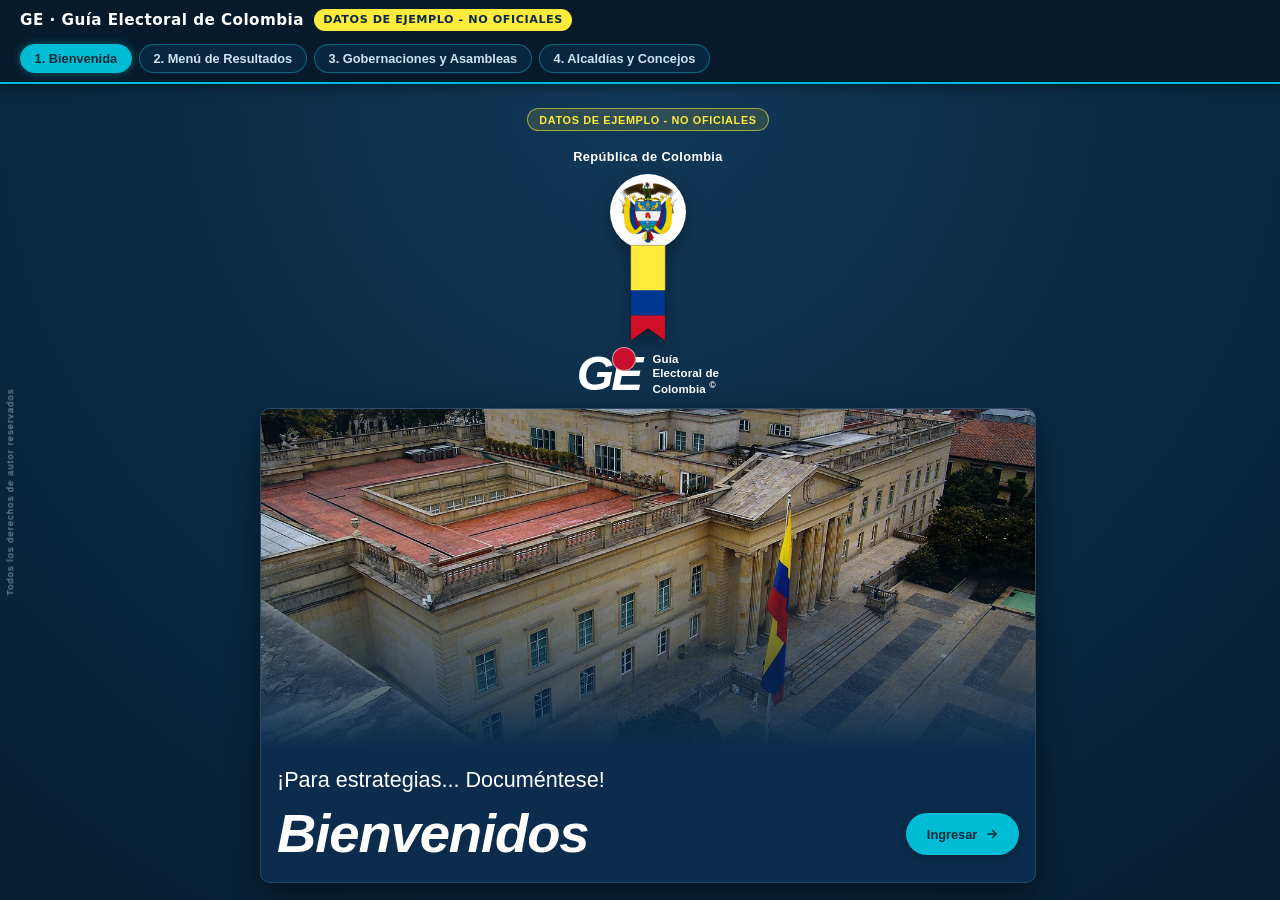
<file: GuiaElectoral_Colombia/03_frontend/index.html>
<!DOCTYPE html>
<html lang="es">
<head>
  <meta charset="UTF-8">
  <meta name="viewport" content="width=device-width, initial-scale=1.0">
  <meta name="theme-color" content="#0A2A43">
  <meta name="description" content="Guía Electoral de Colombia - Portal principal de acceso a resultados electorales: Bienvenida, Menú, Gobernaciones y Asambleas, Alcaldías y Concejos.">
  <title>Guía Electoral de Colombia | Portal Principal</title>
  <link rel="stylesheet" href="tokens.css">
  <style>
    /* Estilos exclusivos del contenedor shell (index.html) sin alterar los archivos originales */
    html, body {
      margin: 0;
      padding: 0;
      height: 100%;
      background-color: #061A2B;
      color: #FFFFFF;
      font-family: system-ui, -apple-system, sans-serif;
    }

    .shell-layout {
      display: flex;
      flex-direction: column;
      height: 100vh;
      overflow: hidden;
    }

    .shell-barra {
      display: flex;
      flex-wrap: wrap;
      align-items: center;
      justify-content: space-between;
      gap: 0.75rem;
      padding: 0.55rem 1.25rem;
      background-color: #061A2B;
      border-bottom: 2px solid #00BCD4;
      box-shadow: 0 4px 12px rgba(0, 0, 0, 0.35);
      z-index: 10;
    }

    .shell-marca {
      display: flex;
      align-items: center;
      gap: 0.65rem;
      font-weight: 700;
      font-size: 0.95rem;
      letter-spacing: 0.03em;
      color: #FFFFFF;
    }

    .shell-badge {
      padding: 0.18rem 0.55rem;
      border-radius: 999px;
      background-color: #FFEB3B;
      color: #0A2A43;
      font-size: 0.7rem;
      font-weight: 800;
      text-transform: uppercase;
      letter-spacing: 0.05em;
    }

    .shell-nav {
      display: flex;
      flex-wrap: wrap;
      gap: 0.45rem;
    }

    .shell-tab {
      padding: 0.4rem 0.85rem;
      border: 1px solid rgba(0, 188, 212, 0.45);
      border-radius: 999px;
      background-color: rgba(10, 42, 67, 0.85);
      color: #CFE2F3;
      font-size: 0.8rem;
      font-weight: 600;
      cursor: pointer;
      transition: all 0.2s ease;
    }

    .shell-tab:hover {
      background-color: rgba(0, 188, 212, 0.2);
      color: #FFFFFF;
      border-color: #00BCD4;
    }

    .shell-tab.activa {
      background-color: #00BCD4;
      color: #062A36;
      border-color: #00BCD4;
      font-weight: 800;
      box-shadow: 0 0 10px rgba(0, 188, 212, 0.4);
    }

    .shell-visor {
      flex: 1 1 auto;
      width: 100%;
      border: none;
      background-color: #0A2A43;
    }
  </style>
</head>
<body>

  <div class="shell-layout">
    <nav class="shell-barra" aria-label="Navegación general de pantallas">
      <div class="shell-marca">
        <span>GE · Guía Electoral de Colombia</span>
        <span class="shell-badge">Datos de ejemplo - no oficiales</span>
      </div>

      <div class="shell-nav" role="tablist">
        <button type="button" class="shell-tab activa" data-vista="bienvenida.html" role="tab" aria-selected="true">
          1. Bienvenida
        </button>
        <button type="button" class="shell-tab" data-vista="menú.html" role="tab" aria-selected="false">
          2. Menú de Resultados
        </button>
        <button type="button" class="shell-tab" data-vista="gobernaciones_asambleas.html" role="tab" aria-selected="false">
          3. Gobernaciones y Asambleas
        </button>
        <button type="button" class="shell-tab" data-vista="alcaldias_concejios.html" role="tab" aria-selected="false">
          4. Alcaldías y Concejos
        </button>
      </div>
    </nav>

    <iframe id="visor-pantalla" class="shell-visor" src="bienvenida.html" title="Vista activa de la Guía Electoral de Colombia"></iframe>
  </div>

  <script>
    (function () {
      const visor = document.getElementById('visor-pantalla');
      const botones = document.querySelectorAll('.shell-tab');

      function activarPestana(ruta) {
        botones.forEach(btn => {
          const esActual = btn.dataset.vista === ruta;
          btn.classList.toggle('activa', esActual);
          btn.setAttribute('aria-selected', esActual ? 'true' : 'false');
        });
      }

      botones.forEach(boton => {
        boton.addEventListener('click', () => {
          const destino = boton.dataset.vista;
          visor.src = destino;
          activarPestana(destino);
        });
      });

      // Sincroniza la pestaña activa cuando navegas usando los botones internos de cada HTML
      visor.addEventListener('load', () => {
        try {
          const rutaActual = visor.contentWindow.location.pathname;
          const archivo = decodeURIComponent(rutaActual.split('/').pop());
          if (archivo) {
            activarPestana(archivo);
          }
        } catch (e) {
          // Ignorar restricciones de origen en apertura local file://
        }
      });
    })();
  </script>

</body>
</html>
</file>
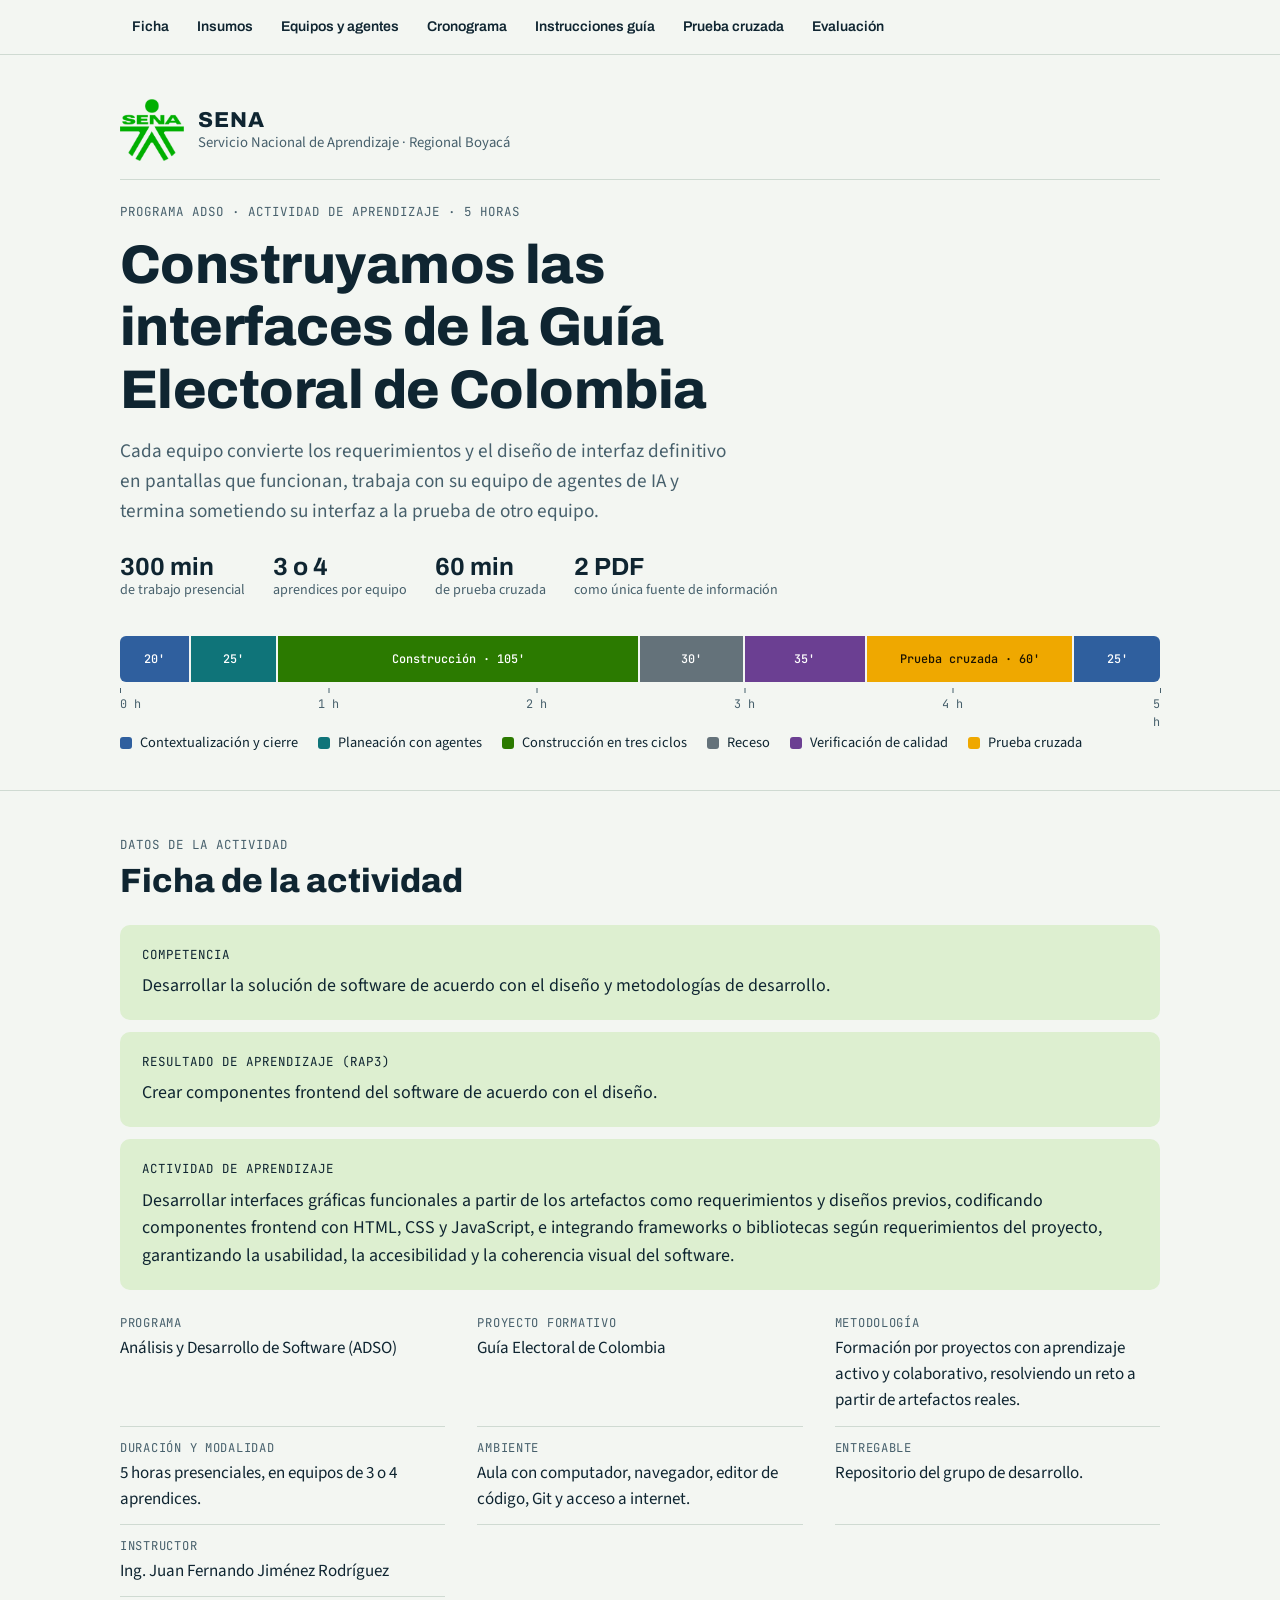
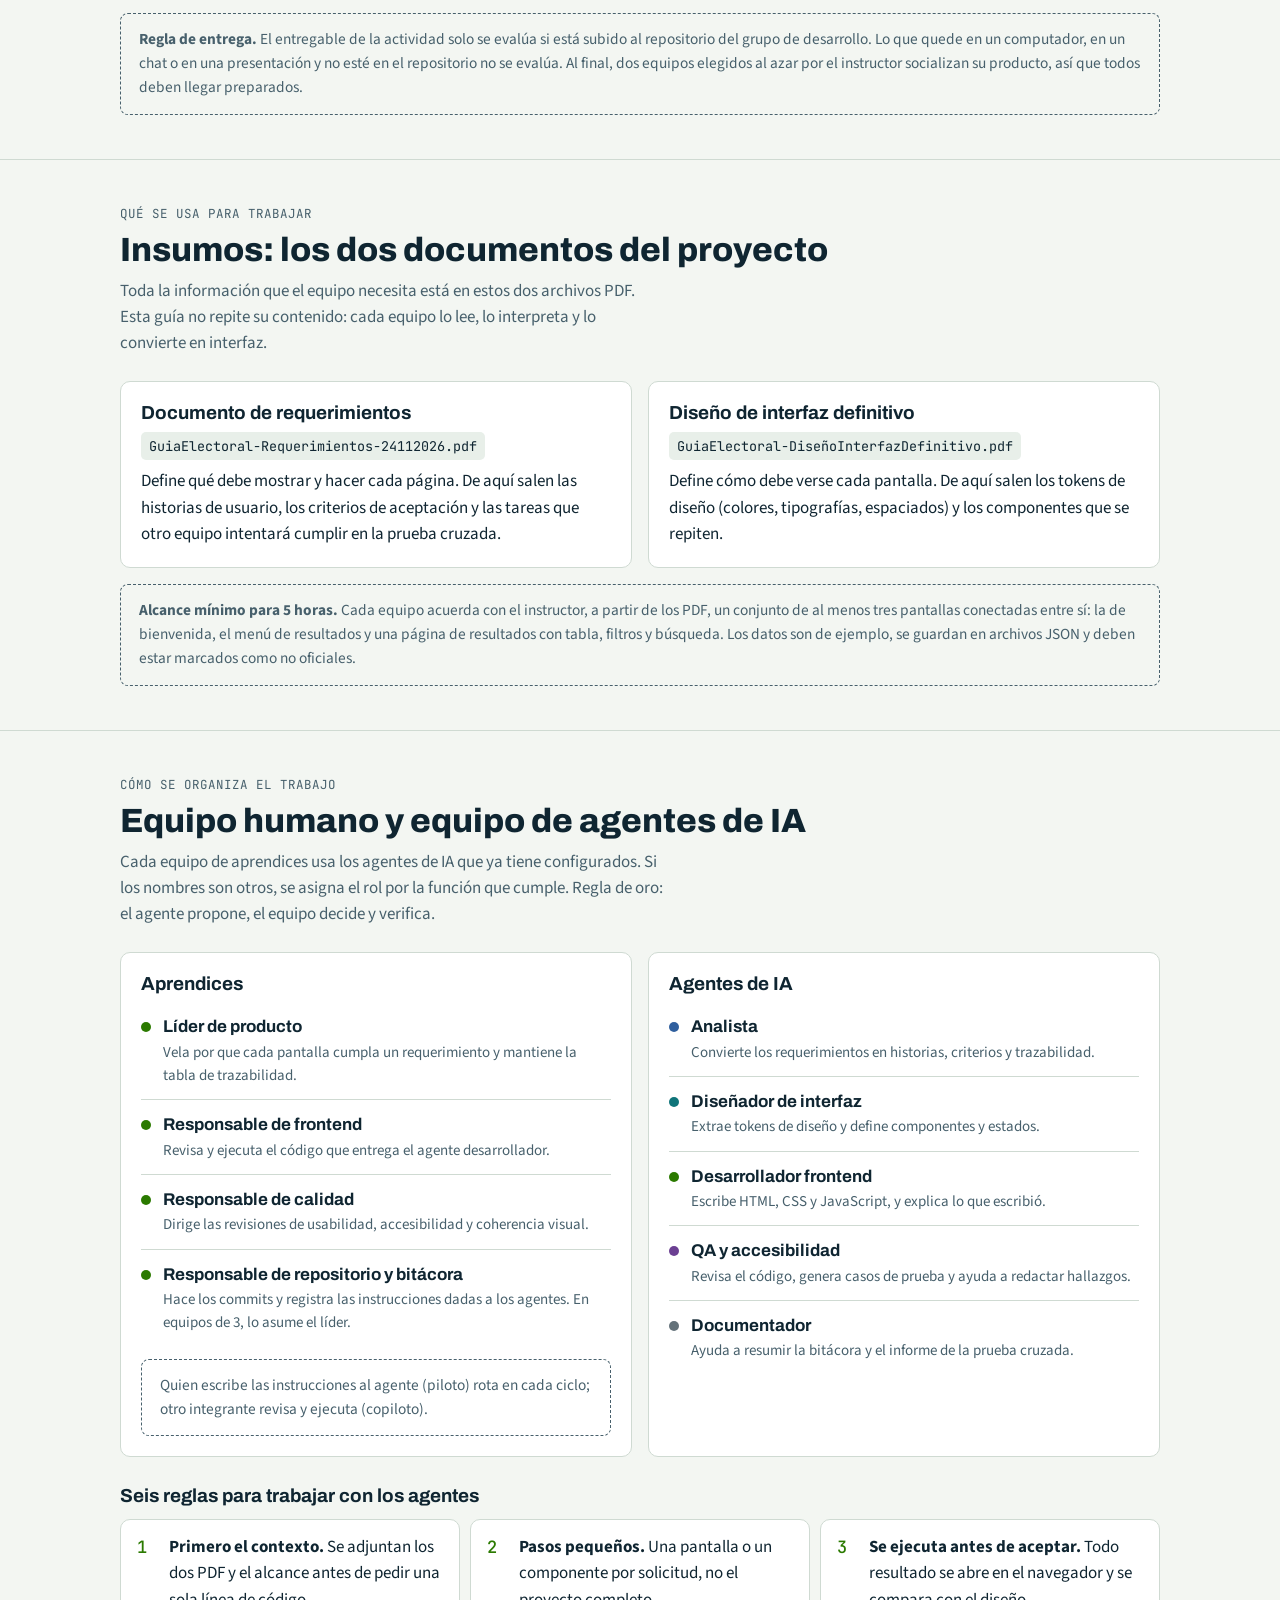
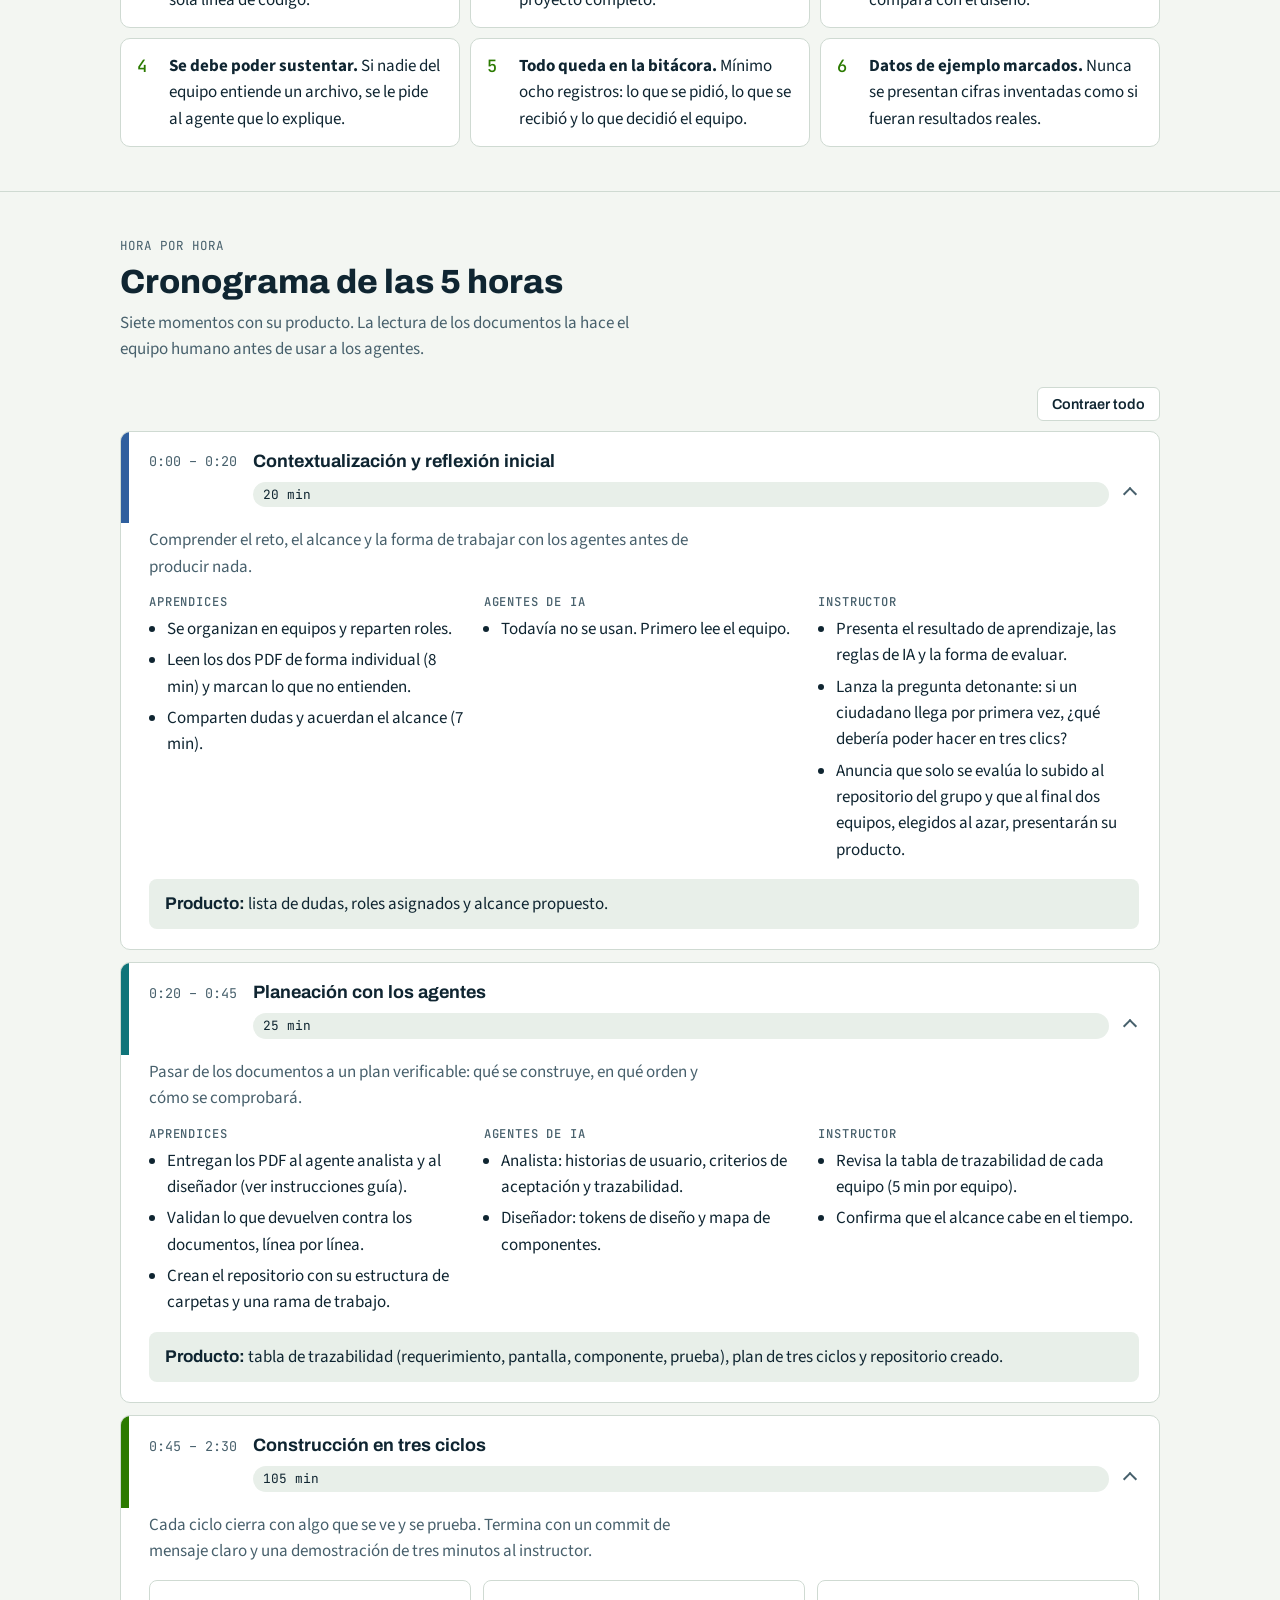
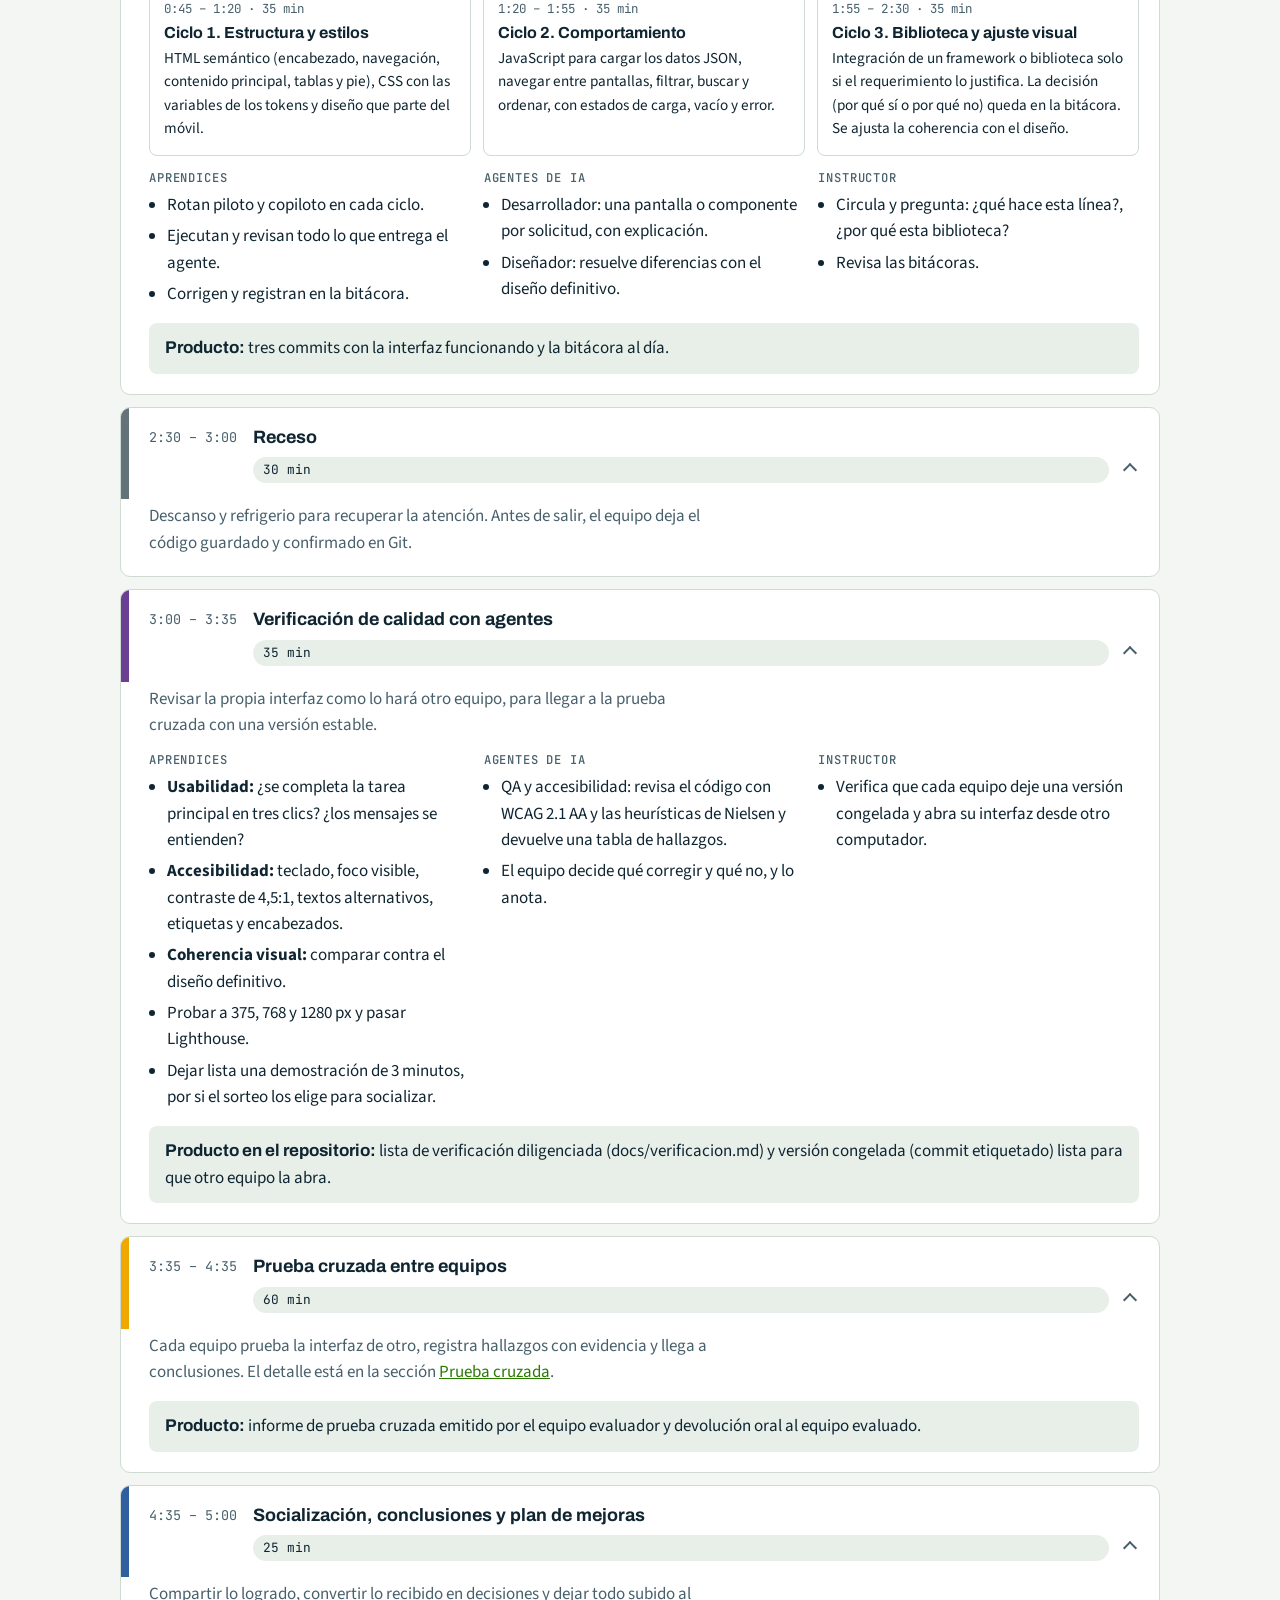
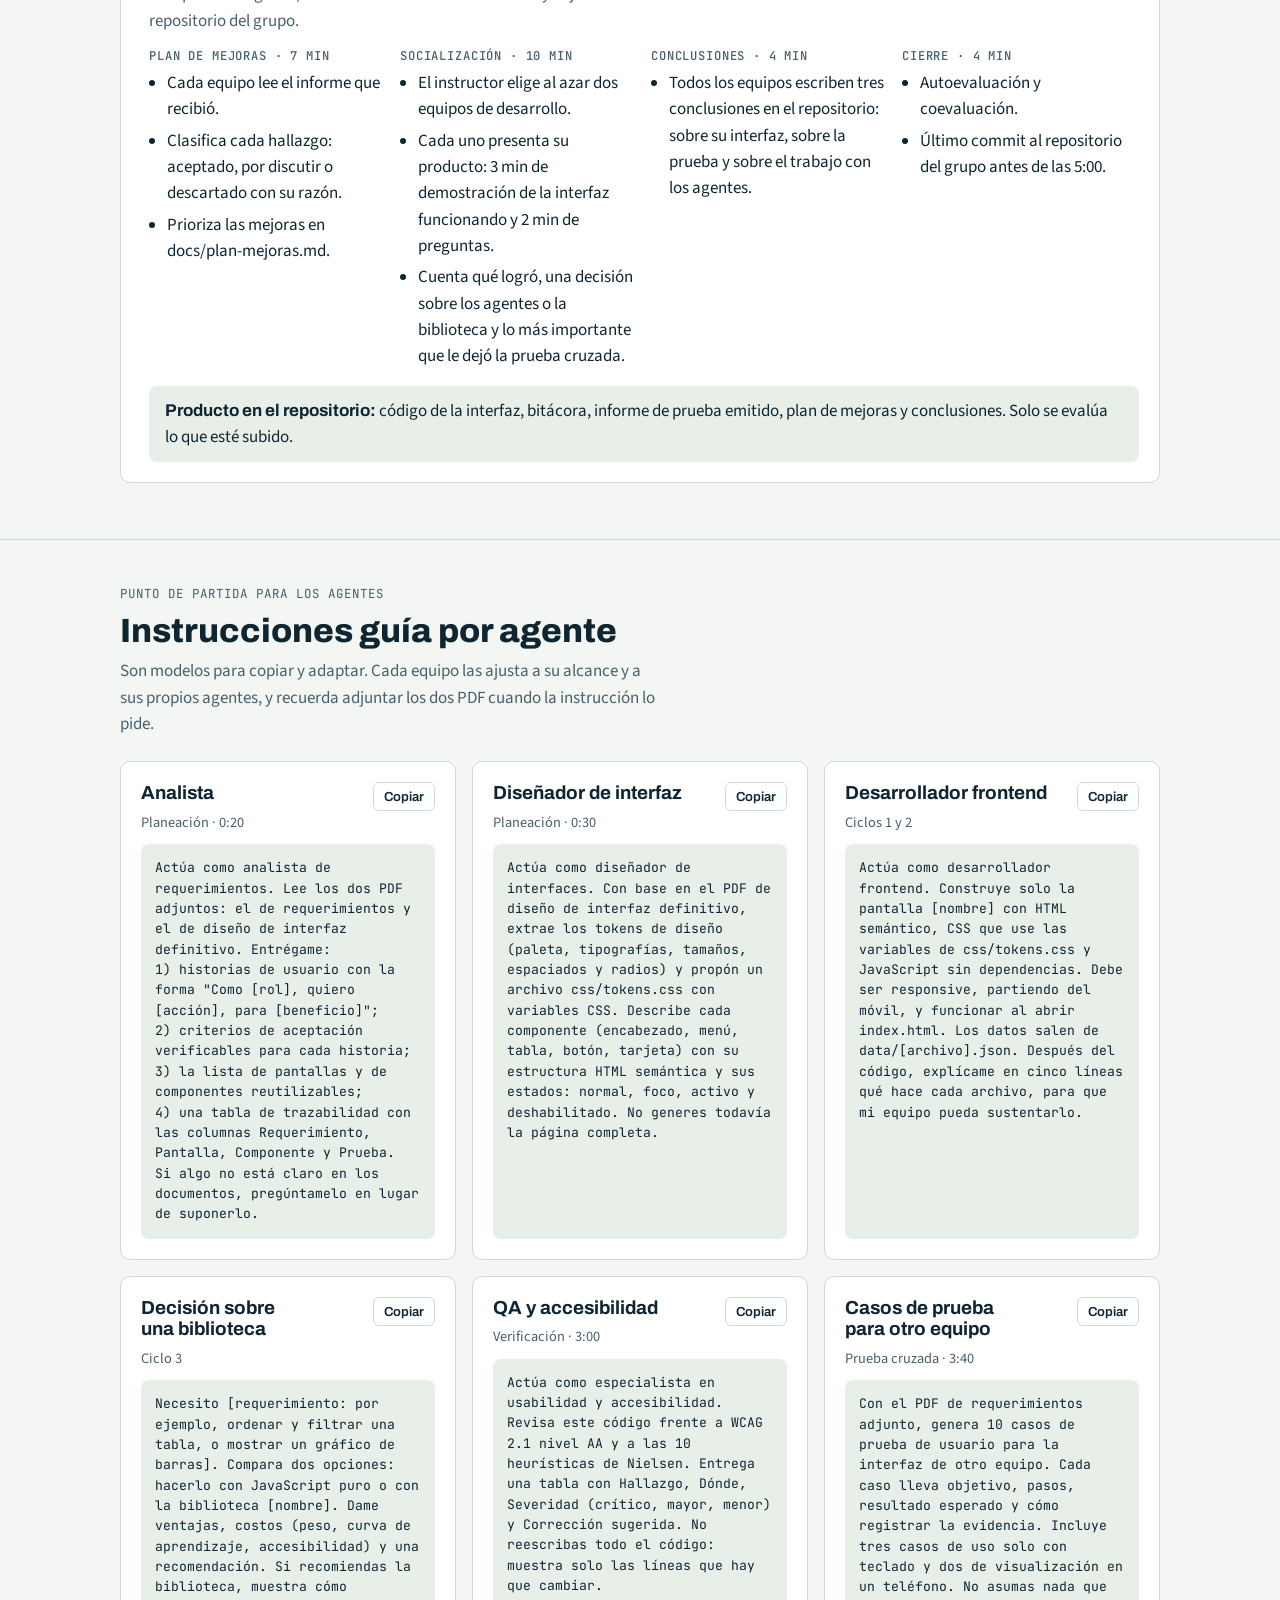
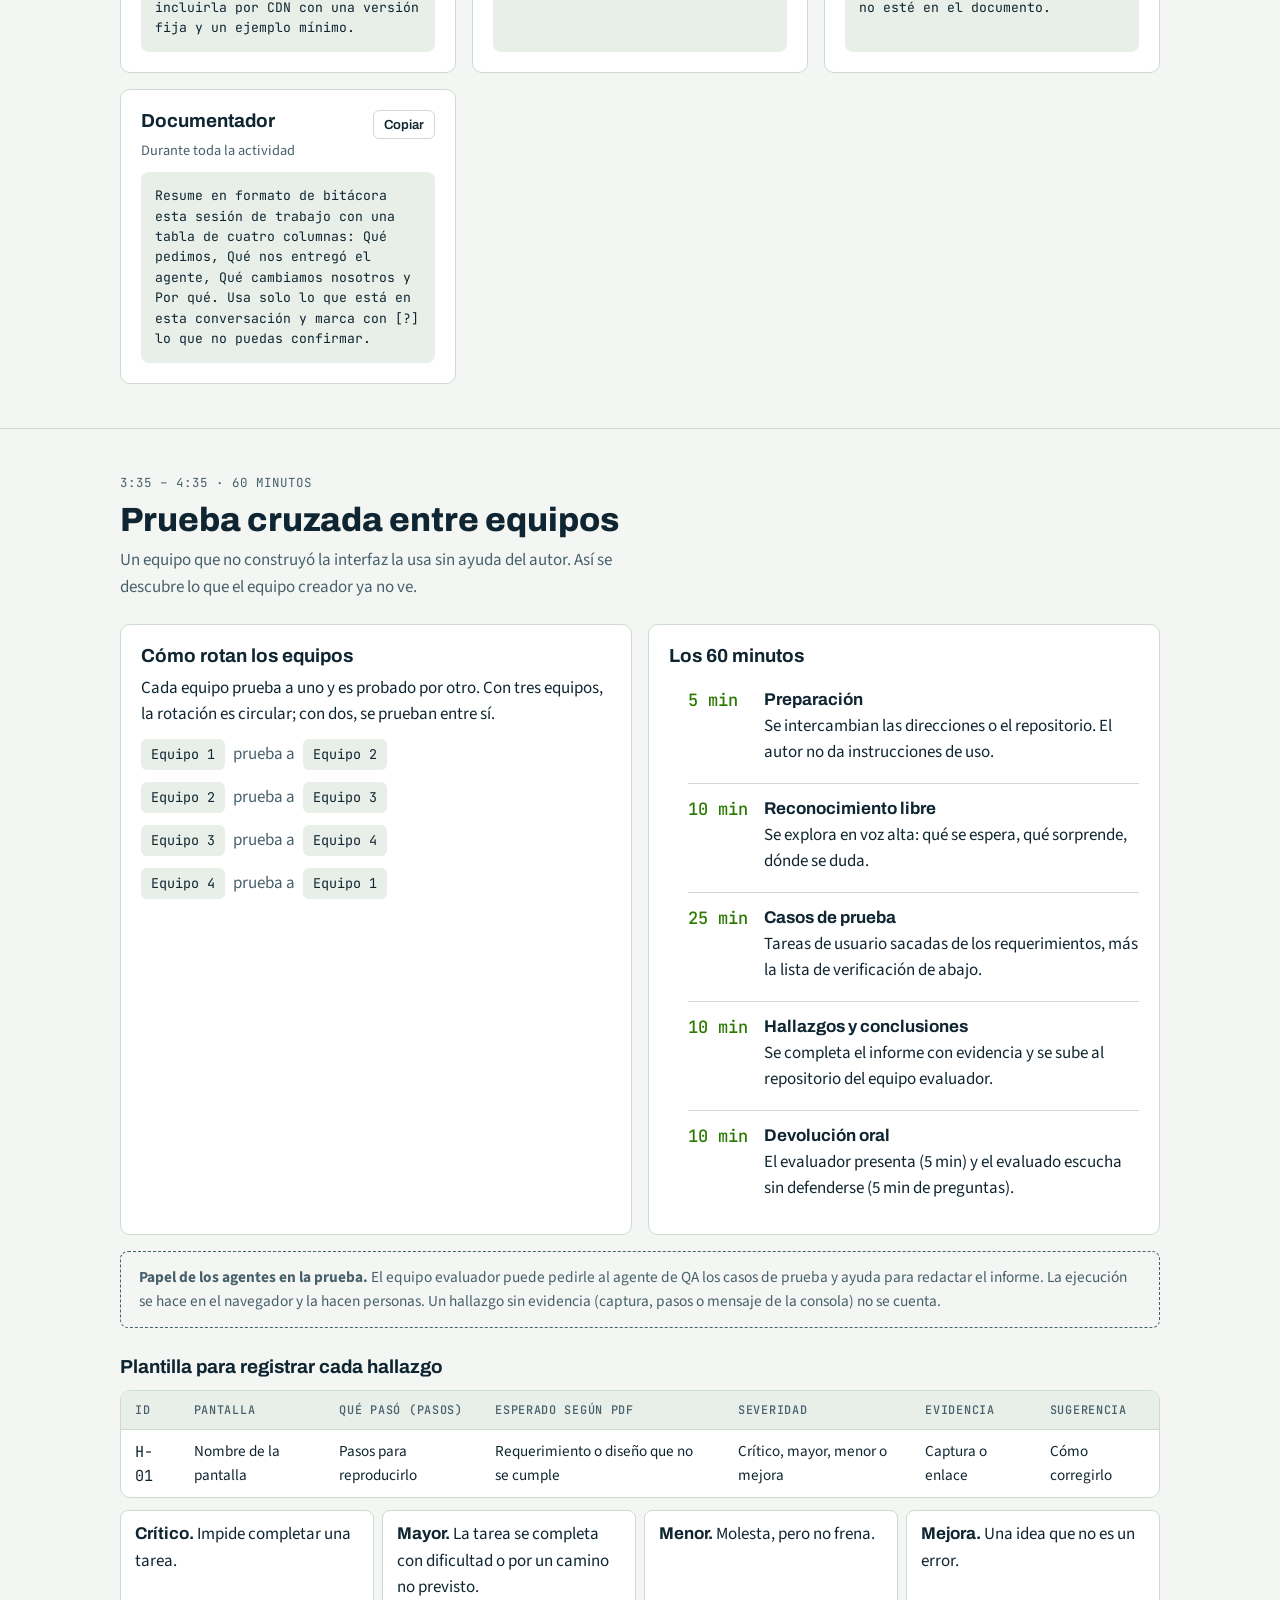
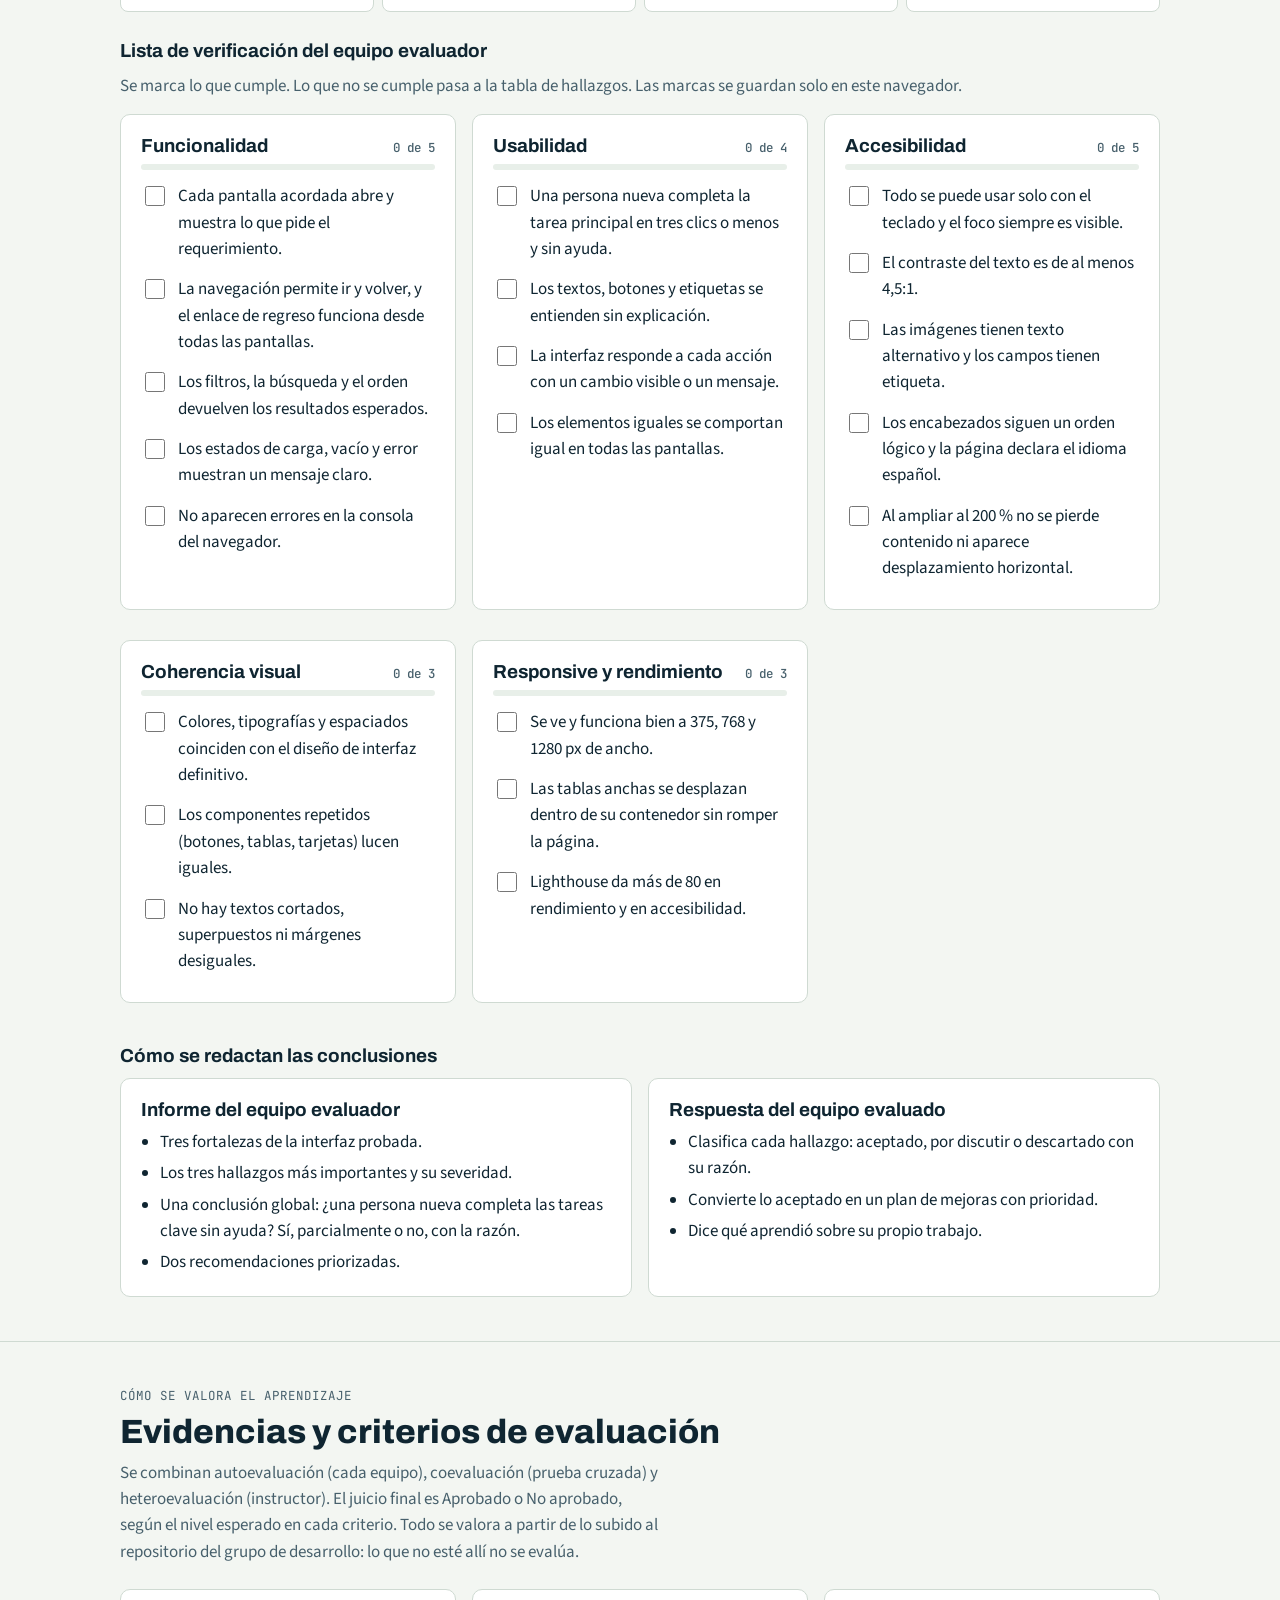
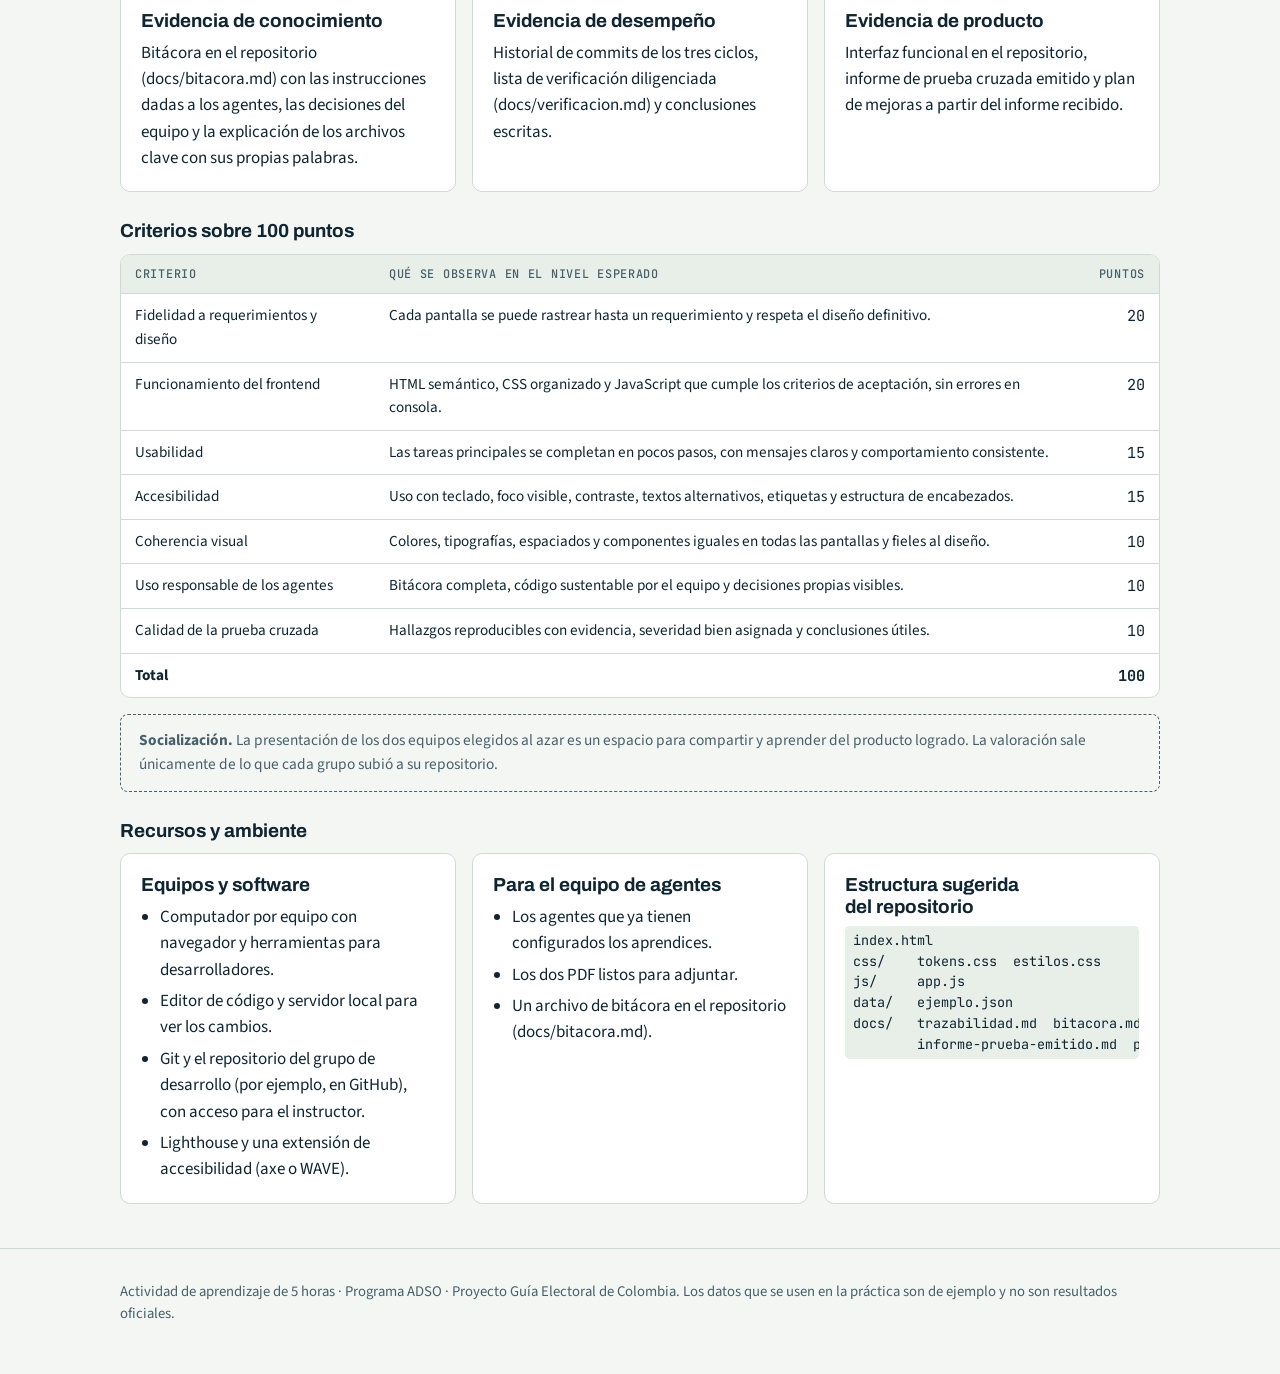
<file: Taller-InterfacesCasoGuíaElectoral-24112026.html>
<!doctype html><html><head><meta charset=utf8><meta name=viewport content="width=device-width,initial-scale=1,viewport-fit=cover"><style>:root{color-scheme:light;box-sizing:border-box;padding-top:env(safe-area-inset-top,0px);padding-bottom:env(safe-area-inset-bottom,0px)}html{scroll-padding-top:env(safe-area-inset-top,0px)}body{margin:0;padding:0;font:14px -apple-system,BlinkMacSystemFont,sans-serif;background:#fff;color:#000}img{max-width:100%}[hidden]:not([hidden=until-found i]){display:none!important}</style></head><body>
<title>Taller Interfaces Guía Electoral</title>
<meta name="claude:viewport-fit-sides" content="cover">
<link rel="preconnect" href="https://fonts.googleapis.com">
<link rel="preconnect" href="https://fonts.gstatic.com" crossorigin>
<link rel="stylesheet" href="https://fonts.googleapis.com/css2?family=Archivo:wght@600;700;800&family=JetBrains+Mono:wght@400;500&family=Source+Sans+3:ital,wght@0,400;0,600;1,400&display=swap">
<style>
/* Concepto: guía de trabajo tipo hoja de ruta. Una franja de 300 minutos dibujada a escala abre la página y organiza todo lo demás. */
:root{
  --bg:#F3F6F2; --surface:#FFFFFF; --surface-2:#E8EFE9; --ink:#0F2531; --muted:#47606C; --line:#CFDAD2;
  --accent:#2B7A00; --accent-soft:#DDEFD0; --on-accent:#FFFFFF; --focus:#0B57D0;
  --c-blue:#2F5F9E; --c-teal:#0F7479; --c-green:#2B7A00; --c-grey:#64727A; --c-amber:#EFA800; --c-plum:#6B3F92;
  --on-seg:#FFFFFF; --on-amber:#1A1200;
  --font-display:"Archivo","Segoe UI",system-ui,sans-serif;
  --font-body:"Source Sans 3","Segoe UI",system-ui,sans-serif;
  --font-mono:"JetBrains Mono",ui-monospace,Consolas,monospace;
}
@media (prefers-color-scheme: dark){
  :root:not([data-theme="light"]){
    --bg:#0B161D; --surface:#12222C; --surface-2:#1A2E3A; --ink:#E6EEF2; --muted:#9FB4BF; --line:#263F4D;
    --accent:#7FDB47; --accent-soft:#1D3A12; --on-accent:#0B1A04; --focus:#8AB4F8;
    --c-blue:#7FA8E6; --c-teal:#4CC2C7; --c-green:#7FDB47; --c-grey:#93A4AD; --c-amber:#F2B51A; --c-plum:#B999DB;
    --on-seg:#0A1319; color-scheme:dark;
  }
}
:root[data-theme="dark"]{
  --bg:#0B161D; --surface:#12222C; --surface-2:#1A2E3A; --ink:#E6EEF2; --muted:#9FB4BF; --line:#263F4D;
  --accent:#7FDB47; --accent-soft:#1D3A12; --on-accent:#0B1A04; --focus:#8AB4F8;
  --c-blue:#7FA8E6; --c-teal:#4CC2C7; --c-green:#7FDB47; --c-grey:#93A4AD; --c-amber:#F2B51A; --c-plum:#B999DB;
  --on-seg:#0A1319; color-scheme:dark;
}
*,*::before,*::after{box-sizing:border-box}
html{scroll-behavior:smooth;scroll-padding-top:72px}
body{background:var(--bg);color:var(--ink);font-family:var(--font-body);font-size:17px;line-height:1.55;-webkit-text-size-adjust:100%}
body::before{content:"";position:fixed;inset:0 0 auto;height:env(safe-area-inset-top,0px);z-index:30;background:var(--bg)}
h1,h2,h3,h4{font-family:var(--font-display);line-height:1.15;text-wrap:balance;margin:0}
p{margin:0}
a{color:var(--accent)}
:focus-visible{outline:3px solid var(--focus);outline-offset:2px;border-radius:4px}
.wrap{max-width:1072px;margin-inline:auto;padding-left:max(16px,env(safe-area-inset-left,0px));padding-right:max(16px,env(safe-area-inset-right,0px))}
.mono{font-family:var(--font-mono)}
.eyebrow{font-family:var(--font-mono);font-size:.78rem;letter-spacing:.08em;text-transform:uppercase;color:var(--muted)}

/* Navegación */
.nav{position:sticky;top:env(safe-area-inset-top,0px);z-index:20;background:var(--bg);border-bottom:1px solid var(--line)}
.nav .wrap{display:flex;gap:4px;overflow-x:auto;padding-block:8px;scrollbar-width:thin}
.nav a{flex:none;text-decoration:none;color:var(--ink);font-family:var(--font-display);font-weight:600;font-size:.88rem;padding:8px 12px;border-radius:6px}
.nav a:hover{background:var(--surface-2)}

/* Portada */
.hero{padding-block:44px 36px}
.brand{display:flex;align-items:center;gap:14px;padding-bottom:18px;margin-bottom:22px;border-bottom:1px solid var(--line)}
.brand img{width:64px;height:auto;flex:none}
.brand-text{display:flex;flex-direction:column;line-height:1.2}
.brand-text b{font-family:var(--font-display);font-size:1.35rem;font-weight:800;letter-spacing:.04em}
.brand-text span{font-size:.92rem;color:var(--muted)}
.hero h1{font-size:clamp(2rem,5.2vw,3.4rem);font-weight:800;max-width:20ch;margin-top:12px;letter-spacing:-.01em}
.hero .lead{font-size:1.2rem;max-width:62ch;margin-top:16px;color:var(--muted)}
.facts{display:flex;flex-wrap:wrap;gap:10px 28px;margin:26px 0 0;padding:0;list-style:none}
.facts li{display:flex;flex-direction:column}
.facts b{font-family:var(--font-display);font-size:1.55rem;line-height:1.1}
.facts span{font-size:.88rem;color:var(--muted)}

.scale{margin-top:34px}
.scale-bar{display:flex;gap:2px;height:46px;border-radius:6px;overflow:hidden}
.seg{flex-basis:0;min-width:0;background:var(--seg);color:var(--on-seg);display:flex;align-items:center;justify-content:center;font-family:var(--font-mono);font-size:.74rem;font-weight:500;white-space:nowrap;overflow:hidden}
.seg.amber{color:var(--on-amber)}
.ticks{position:relative;height:28px;margin-top:6px;font-family:var(--font-mono);font-size:.74rem;color:var(--muted)}
.ticks span{position:absolute;top:0;transform:translateX(-50%);padding-top:7px}
.ticks span::before{content:"";position:absolute;top:0;left:50%;width:1px;height:5px;background:var(--muted)}
.ticks span:first-child{transform:none}
.ticks span:first-child::before{left:0}
.ticks span:last-child{transform:translateX(-100%)}
.ticks span:last-child::before{left:100%}
.legend{display:flex;flex-wrap:wrap;gap:8px 20px;margin:16px 0 0;padding:0;list-style:none;font-size:.9rem}
.legend li{display:flex;align-items:center;gap:8px}
.legend i{width:12px;height:12px;border-radius:3px;background:var(--seg);flex:none}

/* Secciones */
section{padding-block:44px;border-top:1px solid var(--line)}
.sec-head{display:flex;flex-direction:column;gap:8px;margin-bottom:24px}
.sec-head h2{font-size:clamp(1.55rem,3.4vw,2.1rem);font-weight:800}
.sec-head p{color:var(--muted);max-width:68ch}
h3{font-size:1.18rem;font-weight:700}
.grid{display:grid;gap:16px;grid-template-columns:repeat(auto-fit,minmax(min(100%,290px),1fr))}
.card{background:var(--surface);border:1px solid var(--line);border-radius:10px;padding:20px;min-width:0}
.card h3{margin-bottom:8px}
.card p+p{margin-top:8px}
.card ul,.card ol{margin:8px 0 0;padding-left:1.2rem}
.card li+li{margin-top:5px}

/* Ficha */
.rap{margin:0 0 12px;padding:20px 22px;background:var(--accent-soft);border-radius:10px;font-size:1.12rem}
.rap .eyebrow{display:block;margin-bottom:8px;color:var(--ink)}
dl.ficha{display:grid;grid-template-columns:repeat(auto-fit,minmax(min(100%,300px),1fr));gap:0 32px;margin:0}
dl.ficha div{padding:12px 0;border-bottom:1px solid var(--line);min-width:0}
dl.ficha dt{font-family:var(--font-mono);font-size:.76rem;letter-spacing:.06em;text-transform:uppercase;color:var(--muted)}
dl.ficha dd{margin:2px 0 0}
.file{font-family:var(--font-mono);font-size:.84rem;background:var(--surface-2);padding:4px 8px;border-radius:5px;display:inline-block;max-width:100%;overflow-wrap:anywhere}
.note{margin-top:16px;padding:14px 18px;border:1px dashed var(--muted);border-radius:8px;color:var(--muted);font-size:.96rem}

/* Roles */
.role{display:flex;gap:12px;padding:12px 0;border-top:1px solid var(--line)}
.role:first-of-type{border-top:0}
.role b{font-family:var(--font-display)}
.role small{display:block;color:var(--muted);font-size:.94rem}
.dot{flex:none;width:10px;height:10px;border-radius:50%;margin-top:8px;background:var(--seg)}
.rules{counter-reset:r;list-style:none;margin:0;padding:0;display:grid;gap:10px;grid-template-columns:repeat(auto-fit,minmax(min(100%,320px),1fr))}
.rules li{counter-increment:r;display:flex;gap:12px;background:var(--surface);border:1px solid var(--line);border-radius:10px;padding:14px 16px}
.rules li::before{content:counter(r);flex:none;font-family:var(--font-mono);font-weight:500;color:var(--accent);min-width:1.2em}

/* Cronograma */
.toolbar{display:flex;justify-content:flex-end;margin-bottom:10px}
.btn{font:600 .9rem var(--font-display);background:var(--surface);color:var(--ink);border:1px solid var(--line);border-radius:6px;padding:8px 14px;cursor:pointer}
.btn:hover{background:var(--surface-2)}
.btn.primary{background:var(--accent);color:var(--on-accent);border-color:var(--accent)}
.moment{background:var(--surface);border:1px solid var(--line);border-radius:10px;margin-bottom:12px;overflow:hidden}
.moment>summary{list-style:none;cursor:pointer;display:grid;grid-template-columns:auto 1fr auto;gap:6px 16px;align-items:center;padding:16px 20px;border-left:8px solid var(--seg)}
.moment>summary::-webkit-details-marker{display:none}
.moment>summary::after{content:"";width:10px;height:10px;border-right:2px solid var(--muted);border-bottom:2px solid var(--muted);transform:rotate(45deg);transition:transform .15s;margin-right:4px}
.moment[open]>summary::after{transform:rotate(-135deg)}
.moment .time{font-family:var(--font-mono);font-size:.84rem;color:var(--muted);white-space:nowrap}
.moment .name{font-family:var(--font-display);font-weight:700;font-size:1.12rem;min-width:0}
.moment .mins{font-family:var(--font-mono);font-size:.8rem;background:var(--surface-2);border-radius:999px;padding:3px 10px;white-space:nowrap;grid-column:2}
.moment .body{padding:4px 20px 20px 28px;display:grid;gap:16px}
.moment .goal{color:var(--muted);max-width:70ch}
.cols{display:grid;gap:14px;grid-template-columns:repeat(auto-fit,minmax(min(100%,230px),1fr))}
.col{min-width:0}
.col h4{font-family:var(--font-mono);font-size:.76rem;font-weight:500;letter-spacing:.07em;text-transform:uppercase;color:var(--muted);margin-bottom:6px}
.col ul{margin:0;padding-left:1.1rem}
.col li+li{margin-top:5px}
.out{background:var(--surface-2);border-radius:8px;padding:12px 16px}
.out b{font-family:var(--font-display)}
.cycles{display:grid;gap:12px;grid-template-columns:repeat(auto-fit,minmax(min(100%,250px),1fr));margin:0;padding:0;list-style:none}
.cycles li{border:1px solid var(--line);border-radius:8px;padding:14px;min-width:0}
.cycles .mono{font-size:.78rem;color:var(--muted)}
.cycles h5{font:700 1rem var(--font-display);margin:2px 0 6px}
.cycles p{font-size:.95rem}

/* Prompts */
.prompt{display:flex;flex-direction:column;gap:10px}
.prompt header{display:flex;justify-content:space-between;align-items:flex-start;gap:10px}
.prompt small{color:var(--muted);display:block;font-size:.9rem}
.prompt pre{margin:0;white-space:pre-wrap;overflow-wrap:anywhere;font:400 .82rem/1.55 var(--font-mono);background:var(--surface-2);padding:14px;border-radius:8px;flex:1}
.copy{flex:none;font-size:.82rem;padding:6px 10px}

/* Prueba cruzada */
.xt{display:grid;gap:16px;grid-template-columns:repeat(auto-fit,minmax(min(100%,300px),1fr))}
.steps{list-style:none;margin:0;padding:0;display:grid;gap:0}
.steps li{display:grid;grid-template-columns:64px 1fr;gap:12px;padding:12px 0;border-top:1px solid var(--line)}
.steps li:first-child{border-top:0}
.steps .m{font-family:var(--font-mono);font-weight:500;color:var(--accent)}
.steps b{font-family:var(--font-display)}
.rot{display:flex;flex-wrap:wrap;align-items:center;gap:8px;margin:12px 0 4px}
.rot span{font-family:var(--font-mono);font-size:.84rem;background:var(--surface-2);padding:5px 10px;border-radius:6px}
.rot em{font-style:normal;color:var(--muted)}
.table-wrap{overflow-x:auto;border:1px solid var(--line);border-radius:10px;background:var(--surface)}
table{border-collapse:collapse;width:100%;min-width:560px;font-size:.95rem}
th,td{text-align:left;padding:10px 14px;border-bottom:1px solid var(--line);vertical-align:top}
th{font-family:var(--font-mono);font-size:.74rem;letter-spacing:.06em;text-transform:uppercase;color:var(--muted);background:var(--surface-2);font-weight:500}
tr:last-child td{border-bottom:0}
td.num{font-family:var(--font-mono);text-align:right;white-space:nowrap}
.sev{display:grid;gap:8px;grid-template-columns:repeat(auto-fit,minmax(min(100%,230px),1fr));margin:12px 0 0;padding:0;list-style:none}
.sev li{border:1px solid var(--line);border-radius:8px;padding:10px 14px;background:var(--surface)}
.sev b{font-family:var(--font-display)}
.check-group{margin-bottom:14px}
.check-group h3{display:flex;justify-content:space-between;gap:10px;align-items:baseline}
.check-group h3 small{font:500 .78rem var(--font-mono);color:var(--muted)}
.check-group label{display:flex;gap:10px;align-items:flex-start;padding:7px 0;cursor:pointer}
.check-group input{flex:none;width:20px;height:20px;margin-top:3px;accent-color:var(--accent)}
.bar{height:6px;background:var(--surface-2);border-radius:3px;overflow:hidden;margin:8px 0 6px}
.bar i{display:block;height:100%;width:0;background:var(--accent);transition:width .2s}
.sub{margin:28px 0 12px}

footer{padding-block:32px 48px;border-top:1px solid var(--line);color:var(--muted);font-size:.92rem}
@media (max-width:520px){
  body{font-size:16px}
  .moment>summary{grid-template-columns:1fr auto;padding:14px 16px}
  .moment .time{grid-column:1}
  .moment .name{grid-column:1}
  .moment .mins{grid-column:1;justify-self:start}
  .moment>summary::after{grid-column:2;grid-row:1 / span 3;align-self:center}
  .moment .body{padding:4px 16px 16px 20px}
  .steps li{grid-template-columns:52px 1fr}
}
@media (prefers-reduced-motion:reduce){html{scroll-behavior:auto}*{transition:none!important}}
</style>

<nav class="nav" aria-label="Secciones de la guía">
  <div class="wrap">
    <a href="#ficha">Ficha</a>
    <a href="#insumos">Insumos</a>
    <a href="#equipos">Equipos y agentes</a>
    <a href="#cronograma">Cronograma</a>
    <a href="#prompts">Instrucciones guía</a>
    <a href="#prueba">Prueba cruzada</a>
    <a href="#evaluacion">Evaluación</a>
  </div>
</nav>

<header class="hero">
  <div class="wrap">
    <div class="brand">
      <img src="[data-uri]" alt="Escudo del SENA" width="64" height="63">
      <div class="brand-text"><b>SENA</b><span>Servicio Nacional de Aprendizaje · Regional Boyacá</span></div>
    </div>
    <p class="eyebrow">Programa ADSO · Actividad de aprendizaje · 5 horas</p>
    <h1>Construyamos las interfaces de la Guía Electoral de Colombia</h1>
    <p class="lead">Cada equipo convierte los requerimientos y el diseño de interfaz definitivo en pantallas que funcionan, trabaja con su equipo de agentes de IA y termina sometiendo su interfaz a la prueba de otro equipo.</p>

    <ul class="facts">
      <li><b>300 min</b><span>de trabajo presencial</span></li>
      <li><b>3 o 4</b><span>aprendices por equipo</span></li>
      <li><b>60 min</b><span>de prueba cruzada</span></li>
      <li><b>2 PDF</b><span>como única fuente de información</span></li>
    </ul>

    <div class="scale" role="img" aria-label="Franja a escala de las 5 horas: contextualización 20 minutos, planeación 25, construcción 105, receso 30, verificación 35, prueba cruzada 60 y cierre 25.">
      <div class="scale-bar">
        <div class="seg" style="flex-grow:20;--seg:var(--c-blue)">20'</div>
        <div class="seg" style="flex-grow:25;--seg:var(--c-teal)">25'</div>
        <div class="seg" style="flex-grow:105;--seg:var(--c-green)">Construcción · 105'</div>
        <div class="seg" style="flex-grow:30;--seg:var(--c-grey)">30'</div>
        <div class="seg" style="flex-grow:35;--seg:var(--c-plum)">35'</div>
        <div class="seg amber" style="flex-grow:60;--seg:var(--c-amber)">Prueba cruzada · 60'</div>
        <div class="seg" style="flex-grow:25;--seg:var(--c-blue)">25'</div>
      </div>
      <div class="ticks" aria-hidden="true">
        <span style="left:0">0 h</span><span style="left:20%">1 h</span><span style="left:40%">2 h</span><span style="left:60%">3 h</span><span style="left:80%">4 h</span><span style="left:100%">5 h</span>
      </div>
      <ul class="legend">
        <li style="--seg:var(--c-blue)"><i></i>Contextualización y cierre</li>
        <li style="--seg:var(--c-teal)"><i></i>Planeación con agentes</li>
        <li style="--seg:var(--c-green)"><i></i>Construcción en tres ciclos</li>
        <li style="--seg:var(--c-grey)"><i></i>Receso</li>
        <li style="--seg:var(--c-plum)"><i></i>Verificación de calidad</li>
        <li style="--seg:var(--c-amber)"><i></i>Prueba cruzada</li>
      </ul>
    </div>
  </div>
</header>

<main>
<section id="ficha">
  <div class="wrap">
    <div class="sec-head">
      <p class="eyebrow">Datos de la actividad</p>
      <h2>Ficha de la actividad</h2>
    </div>
    <blockquote class="rap">
      <span class="eyebrow">Competencia</span>
      Desarrollar la solución de software de acuerdo con el diseño y metodologías de desarrollo.
    </blockquote>
    <blockquote class="rap">
      <span class="eyebrow">Resultado de aprendizaje (RAP3)</span>
      Crear componentes frontend del software de acuerdo con el diseño.
    </blockquote>
    <blockquote class="rap">
      <span class="eyebrow">Actividad de aprendizaje</span>
      Desarrollar interfaces gráficas funcionales a partir de los artefactos como requerimientos y diseños previos, codificando componentes frontend con HTML, CSS y JavaScript, e integrando frameworks o bibliotecas según requerimientos del proyecto, garantizando la usabilidad, la accesibilidad y la coherencia visual del software.
    </blockquote>
    <dl class="ficha">
      <div><dt>Programa</dt><dd>Análisis y Desarrollo de Software (ADSO)</dd></div>
      <div><dt>Proyecto formativo</dt><dd>Guía Electoral de Colombia</dd></div>
      <div><dt>Metodología</dt><dd>Formación por proyectos con aprendizaje activo y colaborativo, resolviendo un reto a partir de artefactos reales.</dd></div>
      <div><dt>Duración y modalidad</dt><dd>5 horas presenciales, en equipos de 3 o 4 aprendices.</dd></div>
      <div><dt>Ambiente</dt><dd>Aula con computador, navegador, editor de código, Git y acceso a internet.</dd></div>
      <div><dt>Entregable</dt><dd>Repositorio del grupo de desarrollo.</dd></div>
      <div><dt>Instructor</dt><dd>Ing. Juan Fernando Jiménez Rodríguez</dd></div>
    </dl>
    <p class="note"><b>Regla de entrega.</b> El entregable de la actividad solo se evalúa si está subido al repositorio del grupo de desarrollo. Lo que quede en un computador, en un chat o en una presentación y no esté en el repositorio no se evalúa. Al final, dos equipos elegidos al azar por el instructor socializan su producto, así que todos deben llegar preparados.</p>
  </div>
</section>

<section id="insumos">
  <div class="wrap">
    <div class="sec-head">
      <p class="eyebrow">Qué se usa para trabajar</p>
      <h2>Insumos: los dos documentos del proyecto</h2>
      <p>Toda la información que el equipo necesita está en estos dos archivos PDF. Esta guía no repite su contenido: cada equipo lo lee, lo interpreta y lo convierte en interfaz.</p>
    </div>
    <div class="grid">
      <article class="card">
        <h3>Documento de requerimientos</h3>
        <p><span class="file">GuiaElectoral-Requerimientos-24112026.pdf</span></p>
        <p>Define qué debe mostrar y hacer cada página. De aquí salen las historias de usuario, los criterios de aceptación y las tareas que otro equipo intentará cumplir en la prueba cruzada.</p>
      </article>
      <article class="card">
        <h3>Diseño de interfaz definitivo</h3>
        <p><span class="file">GuiaElectoral-DiseñoInterfazDefinitivo.pdf</span></p>
        <p>Define cómo debe verse cada pantalla. De aquí salen los tokens de diseño (colores, tipografías, espaciados) y los componentes que se repiten.</p>
      </article>
    </div>
    <p class="note"><b>Alcance mínimo para 5 horas.</b> Cada equipo acuerda con el instructor, a partir de los PDF, un conjunto de al menos tres pantallas conectadas entre sí: la de bienvenida, el menú de resultados y una página de resultados con tabla, filtros y búsqueda. Los datos son de ejemplo, se guardan en archivos JSON y deben estar marcados como no oficiales.</p>
  </div>
</section>

<section id="equipos">
  <div class="wrap">
    <div class="sec-head">
      <p class="eyebrow">Cómo se organiza el trabajo</p>
      <h2>Equipo humano y equipo de agentes de IA</h2>
      <p>Cada equipo de aprendices usa los agentes de IA que ya tiene configurados. Si los nombres son otros, se asigna el rol por la función que cumple. Regla de oro: el agente propone, el equipo decide y verifica.</p>
    </div>
    <div class="grid">
      <article class="card">
        <h3>Aprendices</h3>
        <div class="role" style="--seg:var(--c-green)"><i class="dot"></i><div><b>Líder de producto</b><small>Vela por que cada pantalla cumpla un requerimiento y mantiene la tabla de trazabilidad.</small></div></div>
        <div class="role" style="--seg:var(--c-green)"><i class="dot"></i><div><b>Responsable de frontend</b><small>Revisa y ejecuta el código que entrega el agente desarrollador.</small></div></div>
        <div class="role" style="--seg:var(--c-green)"><i class="dot"></i><div><b>Responsable de calidad</b><small>Dirige las revisiones de usabilidad, accesibilidad y coherencia visual.</small></div></div>
        <div class="role" style="--seg:var(--c-green)"><i class="dot"></i><div><b>Responsable de repositorio y bitácora</b><small>Hace los commits y registra las instrucciones dadas a los agentes. En equipos de 3, lo asume el líder.</small></div></div>
        <p class="note" style="margin-top:12px">Quien escribe las instrucciones al agente (piloto) rota en cada ciclo; otro integrante revisa y ejecuta (copiloto).</p>
      </article>
      <article class="card">
        <h3>Agentes de IA</h3>
        <div class="role" style="--seg:var(--c-blue)"><i class="dot"></i><div><b>Analista</b><small>Convierte los requerimientos en historias, criterios y trazabilidad.</small></div></div>
        <div class="role" style="--seg:var(--c-teal)"><i class="dot"></i><div><b>Diseñador de interfaz</b><small>Extrae tokens de diseño y define componentes y estados.</small></div></div>
        <div class="role" style="--seg:var(--c-green)"><i class="dot"></i><div><b>Desarrollador frontend</b><small>Escribe HTML, CSS y JavaScript, y explica lo que escribió.</small></div></div>
        <div class="role" style="--seg:var(--c-plum)"><i class="dot"></i><div><b>QA y accesibilidad</b><small>Revisa el código, genera casos de prueba y ayuda a redactar hallazgos.</small></div></div>
        <div class="role" style="--seg:var(--c-grey)"><i class="dot"></i><div><b>Documentador</b><small>Ayuda a resumir la bitácora y el informe de la prueba cruzada.</small></div></div>
      </article>
    </div>

    <h3 class="sub">Seis reglas para trabajar con los agentes</h3>
    <ol class="rules">
      <li><span><b>Primero el contexto.</b> Se adjuntan los dos PDF y el alcance antes de pedir una sola línea de código.</span></li>
      <li><span><b>Pasos pequeños.</b> Una pantalla o un componente por solicitud, no el proyecto completo.</span></li>
      <li><span><b>Se ejecuta antes de aceptar.</b> Todo resultado se abre en el navegador y se compara con el diseño.</span></li>
      <li><span><b>Se debe poder sustentar.</b> Si nadie del equipo entiende un archivo, se le pide al agente que lo explique.</span></li>
      <li><span><b>Todo queda en la bitácora.</b> Mínimo ocho registros: lo que se pidió, lo que se recibió y lo que decidió el equipo.</span></li>
      <li><span><b>Datos de ejemplo marcados.</b> Nunca se presentan cifras inventadas como si fueran resultados reales.</span></li>
    </ol>
  </div>
</section>

<section id="cronograma">
  <div class="wrap">
    <div class="sec-head">
      <p class="eyebrow">Hora por hora</p>
      <h2>Cronograma de las 5 horas</h2>
      <p>Siete momentos con su producto. La lectura de los documentos la hace el equipo humano antes de usar a los agentes.</p>
    </div>
    <div class="toolbar"><button class="btn" type="button" id="toggleAll">Contraer todo</button></div>

    <details class="moment" open style="--seg:var(--c-blue)">
      <summary><span class="time">0:00 – 0:20</span><span class="name">Contextualización y reflexión inicial</span><span class="mins">20 min</span></summary>
      <div class="body">
        <p class="goal">Comprender el reto, el alcance y la forma de trabajar con los agentes antes de producir nada.</p>
        <div class="cols">
          <div class="col"><h4>Aprendices</h4><ul><li>Se organizan en equipos y reparten roles.</li><li>Leen los dos PDF de forma individual (8 min) y marcan lo que no entienden.</li><li>Comparten dudas y acuerdan el alcance (7 min).</li></ul></div>
          <div class="col"><h4>Agentes de IA</h4><ul><li>Todavía no se usan. Primero lee el equipo.</li></ul></div>
          <div class="col"><h4>Instructor</h4><ul><li>Presenta el resultado de aprendizaje, las reglas de IA y la forma de evaluar.</li><li>Lanza la pregunta detonante: si un ciudadano llega por primera vez, ¿qué debería poder hacer en tres clics?</li><li>Anuncia que solo se evalúa lo subido al repositorio del grupo y que al final dos equipos, elegidos al azar, presentarán su producto.</li></ul></div>
        </div>
        <p class="out"><b>Producto:</b> lista de dudas, roles asignados y alcance propuesto.</p>
      </div>
    </details>

    <details class="moment" open style="--seg:var(--c-teal)">
      <summary><span class="time">0:20 – 0:45</span><span class="name">Planeación con los agentes</span><span class="mins">25 min</span></summary>
      <div class="body">
        <p class="goal">Pasar de los documentos a un plan verificable: qué se construye, en qué orden y cómo se comprobará.</p>
        <div class="cols">
          <div class="col"><h4>Aprendices</h4><ul><li>Entregan los PDF al agente analista y al diseñador (ver instrucciones guía).</li><li>Validan lo que devuelven contra los documentos, línea por línea.</li><li>Crean el repositorio con su estructura de carpetas y una rama de trabajo.</li></ul></div>
          <div class="col"><h4>Agentes de IA</h4><ul><li>Analista: historias de usuario, criterios de aceptación y trazabilidad.</li><li>Diseñador: tokens de diseño y mapa de componentes.</li></ul></div>
          <div class="col"><h4>Instructor</h4><ul><li>Revisa la tabla de trazabilidad de cada equipo (5 min por equipo).</li><li>Confirma que el alcance cabe en el tiempo.</li></ul></div>
        </div>
        <p class="out"><b>Producto:</b> tabla de trazabilidad (requerimiento, pantalla, componente, prueba), plan de tres ciclos y repositorio creado.</p>
      </div>
    </details>

    <details class="moment" open style="--seg:var(--c-green)">
      <summary><span class="time">0:45 – 2:30</span><span class="name">Construcción en tres ciclos</span><span class="mins">105 min</span></summary>
      <div class="body">
        <p class="goal">Cada ciclo cierra con algo que se ve y se prueba. Termina con un commit de mensaje claro y una demostración de tres minutos al instructor.</p>
        <ol class="cycles">
          <li><span class="mono">0:45 – 1:20 · 35 min</span><h5>Ciclo 1. Estructura y estilos</h5><p>HTML semántico (encabezado, navegación, contenido principal, tablas y pie), CSS con las variables de los tokens y diseño que parte del móvil.</p></li>
          <li><span class="mono">1:20 – 1:55 · 35 min</span><h5>Ciclo 2. Comportamiento</h5><p>JavaScript para cargar los datos JSON, navegar entre pantallas, filtrar, buscar y ordenar, con estados de carga, vacío y error.</p></li>
          <li><span class="mono">1:55 – 2:30 · 35 min</span><h5>Ciclo 3. Biblioteca y ajuste visual</h5><p>Integración de un framework o biblioteca solo si el requerimiento lo justifica. La decisión (por qué sí o por qué no) queda en la bitácora. Se ajusta la coherencia con el diseño.</p></li>
        </ol>
        <div class="cols">
          <div class="col"><h4>Aprendices</h4><ul><li>Rotan piloto y copiloto en cada ciclo.</li><li>Ejecutan y revisan todo lo que entrega el agente.</li><li>Corrigen y registran en la bitácora.</li></ul></div>
          <div class="col"><h4>Agentes de IA</h4><ul><li>Desarrollador: una pantalla o componente por solicitud, con explicación.</li><li>Diseñador: resuelve diferencias con el diseño definitivo.</li></ul></div>
          <div class="col"><h4>Instructor</h4><ul><li>Circula y pregunta: ¿qué hace esta línea?, ¿por qué esta biblioteca?</li><li>Revisa las bitácoras.</li></ul></div>
        </div>
        <p class="out"><b>Producto:</b> tres commits con la interfaz funcionando y la bitácora al día.</p>
      </div>
    </details>

    <details class="moment" open style="--seg:var(--c-grey)">
      <summary><span class="time">2:30 – 3:00</span><span class="name">Receso</span><span class="mins">30 min</span></summary>
      <div class="body"><p class="goal">Descanso y refrigerio para recuperar la atención. Antes de salir, el equipo deja el código guardado y confirmado en Git.</p></div>
    </details>

    <details class="moment" open style="--seg:var(--c-plum)">
      <summary><span class="time">3:00 – 3:35</span><span class="name">Verificación de calidad con agentes</span><span class="mins">35 min</span></summary>
      <div class="body">
        <p class="goal">Revisar la propia interfaz como lo hará otro equipo, para llegar a la prueba cruzada con una versión estable.</p>
        <div class="cols">
          <div class="col"><h4>Aprendices</h4><ul><li><b>Usabilidad:</b> ¿se completa la tarea principal en tres clics? ¿los mensajes se entienden?</li><li><b>Accesibilidad:</b> teclado, foco visible, contraste de 4,5:1, textos alternativos, etiquetas y encabezados.</li><li><b>Coherencia visual:</b> comparar contra el diseño definitivo.</li><li>Probar a 375, 768 y 1280 px y pasar Lighthouse.</li><li>Dejar lista una demostración de 3 minutos, por si el sorteo los elige para socializar.</li></ul></div>
          <div class="col"><h4>Agentes de IA</h4><ul><li>QA y accesibilidad: revisa el código con WCAG 2.1 AA y las heurísticas de Nielsen y devuelve una tabla de hallazgos.</li><li>El equipo decide qué corregir y qué no, y lo anota.</li></ul></div>
          <div class="col"><h4>Instructor</h4><ul><li>Verifica que cada equipo deje una versión congelada y abra su interfaz desde otro computador.</li></ul></div>
        </div>
        <p class="out"><b>Producto en el repositorio:</b> lista de verificación diligenciada (docs/verificacion.md) y versión congelada (commit etiquetado) lista para que otro equipo la abra.</p>
      </div>
    </details>

    <details class="moment" open style="--seg:var(--c-amber)">
      <summary><span class="time">3:35 – 4:35</span><span class="name">Prueba cruzada entre equipos</span><span class="mins">60 min</span></summary>
      <div class="body">
        <p class="goal">Cada equipo prueba la interfaz de otro, registra hallazgos con evidencia y llega a conclusiones. El detalle está en la sección <a href="#prueba">Prueba cruzada</a>.</p>
        <p class="out"><b>Producto:</b> informe de prueba cruzada emitido por el equipo evaluador y devolución oral al equipo evaluado.</p>
      </div>
    </details>

    <details class="moment" open style="--seg:var(--c-blue)">
      <summary><span class="time">4:35 – 5:00</span><span class="name">Socialización, conclusiones y plan de mejoras</span><span class="mins">25 min</span></summary>
      <div class="body">
        <p class="goal">Compartir lo logrado, convertir lo recibido en decisiones y dejar todo subido al repositorio del grupo.</p>
        <div class="cols">
          <div class="col"><h4>Plan de mejoras · 7 min</h4><ul><li>Cada equipo lee el informe que recibió.</li><li>Clasifica cada hallazgo: aceptado, por discutir o descartado con su razón.</li><li>Prioriza las mejoras en docs/plan-mejoras.md.</li></ul></div>
          <div class="col"><h4>Socialización · 10 min</h4><ul><li>El instructor elige al azar dos equipos de desarrollo.</li><li>Cada uno presenta su producto: 3 min de demostración de la interfaz funcionando y 2 min de preguntas.</li><li>Cuenta qué logró, una decisión sobre los agentes o la biblioteca y lo más importante que le dejó la prueba cruzada.</li></ul></div>
          <div class="col"><h4>Conclusiones · 4 min</h4><ul><li>Todos los equipos escriben tres conclusiones en el repositorio: sobre su interfaz, sobre la prueba y sobre el trabajo con los agentes.</li></ul></div>
          <div class="col"><h4>Cierre · 4 min</h4><ul><li>Autoevaluación y coevaluación.</li><li>Último commit al repositorio del grupo antes de las 5:00.</li></ul></div>
        </div>
        <p class="out"><b>Producto en el repositorio:</b> código de la interfaz, bitácora, informe de prueba emitido, plan de mejoras y conclusiones. Solo se evalúa lo que esté subido.</p>
      </div>
    </details>
  </div>
</section>

<section id="prompts">
  <div class="wrap">
    <div class="sec-head">
      <p class="eyebrow">Punto de partida para los agentes</p>
      <h2>Instrucciones guía por agente</h2>
      <p>Son modelos para copiar y adaptar. Cada equipo las ajusta a su alcance y a sus propios agentes, y recuerda adjuntar los dos PDF cuando la instrucción lo pide.</p>
    </div>
    <div class="grid">
      <article class="card prompt">
        <header><div><h3>Analista</h3><small>Planeación · 0:20</small></div><button class="btn copy" type="button" data-copy="p1">Copiar</button></header>
        <pre id="p1">Actúa como analista de requerimientos. Lee los dos PDF adjuntos: el de requerimientos y el de diseño de interfaz definitivo. Entrégame:
1) historias de usuario con la forma "Como [rol], quiero [acción], para [beneficio]";
2) criterios de aceptación verificables para cada historia;
3) la lista de pantallas y de componentes reutilizables;
4) una tabla de trazabilidad con las columnas Requerimiento, Pantalla, Componente y Prueba.
Si algo no está claro en los documentos, pregúntamelo en lugar de suponerlo.</pre>
      </article>
      <article class="card prompt">
        <header><div><h3>Diseñador de interfaz</h3><small>Planeación · 0:30</small></div><button class="btn copy" type="button" data-copy="p2">Copiar</button></header>
        <pre id="p2">Actúa como diseñador de interfaces. Con base en el PDF de diseño de interfaz definitivo, extrae los tokens de diseño (paleta, tipografías, tamaños, espaciados y radios) y propón un archivo css/tokens.css con variables CSS. Describe cada componente (encabezado, menú, tabla, botón, tarjeta) con su estructura HTML semántica y sus estados: normal, foco, activo y deshabilitado. No generes todavía la página completa.</pre>
      </article>
      <article class="card prompt">
        <header><div><h3>Desarrollador frontend</h3><small>Ciclos 1 y 2</small></div><button class="btn copy" type="button" data-copy="p3">Copiar</button></header>
        <pre id="p3">Actúa como desarrollador frontend. Construye solo la pantalla [nombre] con HTML semántico, CSS que use las variables de css/tokens.css y JavaScript sin dependencias. Debe ser responsive, partiendo del móvil, y funcionar al abrir index.html. Los datos salen de data/[archivo].json. Después del código, explícame en cinco líneas qué hace cada archivo, para que mi equipo pueda sustentarlo.</pre>
      </article>
      <article class="card prompt">
        <header><div><h3>Decisión sobre una biblioteca</h3><small>Ciclo 3</small></div><button class="btn copy" type="button" data-copy="p4">Copiar</button></header>
        <pre id="p4">Necesito [requerimiento: por ejemplo, ordenar y filtrar una tabla, o mostrar un gráfico de barras]. Compara dos opciones: hacerlo con JavaScript puro o con la biblioteca [nombre]. Dame ventajas, costos (peso, curva de aprendizaje, accesibilidad) y una recomendación. Si recomiendas la biblioteca, muestra cómo incluirla por CDN con una versión fija y un ejemplo mínimo.</pre>
      </article>
      <article class="card prompt">
        <header><div><h3>QA y accesibilidad</h3><small>Verificación · 3:00</small></div><button class="btn copy" type="button" data-copy="p5">Copiar</button></header>
        <pre id="p5">Actúa como especialista en usabilidad y accesibilidad. Revisa este código frente a WCAG 2.1 nivel AA y a las 10 heurísticas de Nielsen. Entrega una tabla con Hallazgo, Dónde, Severidad (crítico, mayor, menor) y Corrección sugerida. No reescribas todo el código: muestra solo las líneas que hay que cambiar.</pre>
      </article>
      <article class="card prompt">
        <header><div><h3>Casos de prueba para otro equipo</h3><small>Prueba cruzada · 3:40</small></div><button class="btn copy" type="button" data-copy="p6">Copiar</button></header>
        <pre id="p6">Con el PDF de requerimientos adjunto, genera 10 casos de prueba de usuario para la interfaz de otro equipo. Cada caso lleva objetivo, pasos, resultado esperado y cómo registrar la evidencia. Incluye tres casos de uso solo con teclado y dos de visualización en un teléfono. No asumas nada que no esté en el documento.</pre>
      </article>
      <article class="card prompt">
        <header><div><h3>Documentador</h3><small>Durante toda la actividad</small></div><button class="btn copy" type="button" data-copy="p7">Copiar</button></header>
        <pre id="p7">Resume en formato de bitácora esta sesión de trabajo con una tabla de cuatro columnas: Qué pedimos, Qué nos entregó el agente, Qué cambiamos nosotros y Por qué. Usa solo lo que está en esta conversación y marca con [?] lo que no puedas confirmar.</pre>
      </article>
    </div>
  </div>
</section>

<section id="prueba">
  <div class="wrap">
    <div class="sec-head">
      <p class="eyebrow">3:35 – 4:35 · 60 minutos</p>
      <h2>Prueba cruzada entre equipos</h2>
      <p>Un equipo que no construyó la interfaz la usa sin ayuda del autor. Así se descubre lo que el equipo creador ya no ve.</p>
    </div>

    <div class="xt">
      <article class="card">
        <h3>Cómo rotan los equipos</h3>
        <p>Cada equipo prueba a uno y es probado por otro. Con tres equipos, la rotación es circular; con dos, se prueban entre sí.</p>
        <div class="rot" aria-label="Rotación con cuatro equipos"><span>Equipo 1</span><em>prueba a</em><span>Equipo 2</span></div>
        <div class="rot"><span>Equipo 2</span><em>prueba a</em><span>Equipo 3</span></div>
        <div class="rot"><span>Equipo 3</span><em>prueba a</em><span>Equipo 4</span></div>
        <div class="rot"><span>Equipo 4</span><em>prueba a</em><span>Equipo 1</span></div>
      </article>
      <article class="card">
        <h3>Los 60 minutos</h3>
        <ol class="steps">
          <li><span class="m">5 min</span><div><b>Preparación</b><br>Se intercambian las direcciones o el repositorio. El autor no da instrucciones de uso.</div></li>
          <li><span class="m">10 min</span><div><b>Reconocimiento libre</b><br>Se explora en voz alta: qué se espera, qué sorprende, dónde se duda.</div></li>
          <li><span class="m">25 min</span><div><b>Casos de prueba</b><br>Tareas de usuario sacadas de los requerimientos, más la lista de verificación de abajo.</div></li>
          <li><span class="m">10 min</span><div><b>Hallazgos y conclusiones</b><br>Se completa el informe con evidencia y se sube al repositorio del equipo evaluador.</div></li>
          <li><span class="m">10 min</span><div><b>Devolución oral</b><br>El evaluador presenta (5 min) y el evaluado escucha sin defenderse (5 min de preguntas).</div></li>
        </ol>
      </article>
    </div>

    <p class="note"><b>Papel de los agentes en la prueba.</b> El equipo evaluador puede pedirle al agente de QA los casos de prueba y ayuda para redactar el informe. La ejecución se hace en el navegador y la hacen personas. Un hallazgo sin evidencia (captura, pasos o mensaje de la consola) no se cuenta.</p>

    <h3 class="sub">Plantilla para registrar cada hallazgo</h3>
    <div class="table-wrap">
      <table>
        <thead><tr><th>ID</th><th>Pantalla</th><th>Qué pasó (pasos)</th><th>Esperado según PDF</th><th>Severidad</th><th>Evidencia</th><th>Sugerencia</th></tr></thead>
        <tbody>
          <tr><td class="mono">H-01</td><td>Nombre de la pantalla</td><td>Pasos para reproducirlo</td><td>Requerimiento o diseño que no se cumple</td><td>Crítico, mayor, menor o mejora</td><td>Captura o enlace</td><td>Cómo corregirlo</td></tr>
        </tbody>
      </table>
    </div>
    <ul class="sev">
      <li><b>Crítico.</b> Impide completar una tarea.</li>
      <li><b>Mayor.</b> La tarea se completa con dificultad o por un camino no previsto.</li>
      <li><b>Menor.</b> Molesta, pero no frena.</li>
      <li><b>Mejora.</b> Una idea que no es un error.</li>
    </ul>

    <h3 class="sub">Lista de verificación del equipo evaluador</h3>
    <p style="color:var(--muted);margin-bottom:14px">Se marca lo que cumple. Lo que no se cumple pasa a la tabla de hallazgos. Las marcas se guardan solo en este navegador.</p>
    <div class="grid" id="checks"></div>

    <h3 class="sub">Cómo se redactan las conclusiones</h3>
    <div class="grid">
      <article class="card"><h3>Informe del equipo evaluador</h3><ul><li>Tres fortalezas de la interfaz probada.</li><li>Los tres hallazgos más importantes y su severidad.</li><li>Una conclusión global: ¿una persona nueva completa las tareas clave sin ayuda? Sí, parcialmente o no, con la razón.</li><li>Dos recomendaciones priorizadas.</li></ul></article>
      <article class="card"><h3>Respuesta del equipo evaluado</h3><ul><li>Clasifica cada hallazgo: aceptado, por discutir o descartado con su razón.</li><li>Convierte lo aceptado en un plan de mejoras con prioridad.</li><li>Dice qué aprendió sobre su propio trabajo.</li></ul></article>
    </div>
  </div>
</section>

<section id="evaluacion">
  <div class="wrap">
    <div class="sec-head">
      <p class="eyebrow">Cómo se valora el aprendizaje</p>
      <h2>Evidencias y criterios de evaluación</h2>
      <p>Se combinan autoevaluación (cada equipo), coevaluación (prueba cruzada) y heteroevaluación (instructor). El juicio final es Aprobado o No aprobado, según el nivel esperado en cada criterio. Todo se valora a partir de lo subido al repositorio del grupo de desarrollo: lo que no esté allí no se evalúa.</p>
    </div>

    <div class="grid">
      <article class="card"><h3>Evidencia de conocimiento</h3><p>Bitácora en el repositorio (docs/bitacora.md) con las instrucciones dadas a los agentes, las decisiones del equipo y la explicación de los archivos clave con sus propias palabras.</p></article>
      <article class="card"><h3>Evidencia de desempeño</h3><p>Historial de commits de los tres ciclos, lista de verificación diligenciada (docs/verificacion.md) y conclusiones escritas.</p></article>
      <article class="card"><h3>Evidencia de producto</h3><p>Interfaz funcional en el repositorio, informe de prueba cruzada emitido y plan de mejoras a partir del informe recibido.</p></article>
    </div>

    <h3 class="sub">Criterios sobre 100 puntos</h3>
    <div class="table-wrap">
      <table>
        <thead><tr><th>Criterio</th><th>Qué se observa en el nivel esperado</th><th style="text-align:right">Puntos</th></tr></thead>
        <tbody>
          <tr><td>Fidelidad a requerimientos y diseño</td><td>Cada pantalla se puede rastrear hasta un requerimiento y respeta el diseño definitivo.</td><td class="num">20</td></tr>
          <tr><td>Funcionamiento del frontend</td><td>HTML semántico, CSS organizado y JavaScript que cumple los criterios de aceptación, sin errores en consola.</td><td class="num">20</td></tr>
          <tr><td>Usabilidad</td><td>Las tareas principales se completan en pocos pasos, con mensajes claros y comportamiento consistente.</td><td class="num">15</td></tr>
          <tr><td>Accesibilidad</td><td>Uso con teclado, foco visible, contraste, textos alternativos, etiquetas y estructura de encabezados.</td><td class="num">15</td></tr>
          <tr><td>Coherencia visual</td><td>Colores, tipografías, espaciados y componentes iguales en todas las pantallas y fieles al diseño.</td><td class="num">10</td></tr>
          <tr><td>Uso responsable de los agentes</td><td>Bitácora completa, código sustentable por el equipo y decisiones propias visibles.</td><td class="num">10</td></tr>
          <tr><td>Calidad de la prueba cruzada</td><td>Hallazgos reproducibles con evidencia, severidad bien asignada y conclusiones útiles.</td><td class="num">10</td></tr>
          <tr><td><b>Total</b></td><td></td><td class="num"><b>100</b></td></tr>
        </tbody>
      </table>
    </div>

    <p class="note"><b>Socialización.</b> La presentación de los dos equipos elegidos al azar es un espacio para compartir y aprender del producto logrado. La valoración sale únicamente de lo que cada grupo subió a su repositorio.</p>

    <h3 class="sub">Recursos y ambiente</h3>
    <div class="grid">
      <article class="card"><h3>Equipos y software</h3><ul><li>Computador por equipo con navegador y herramientas para desarrolladores.</li><li>Editor de código y servidor local para ver los cambios.</li><li>Git y el repositorio del grupo de desarrollo (por ejemplo, en GitHub), con acceso para el instructor.</li><li>Lighthouse y una extensión de accesibilidad (axe o WAVE).</li></ul></article>
      <article class="card"><h3>Para el equipo de agentes</h3><ul><li>Los agentes que ya tienen configurados los aprendices.</li><li>Los dos PDF listos para adjuntar.</li><li>Un archivo de bitácora en el repositorio (docs/bitacora.md).</li></ul></article>
      <article class="card"><h3>Estructura sugerida del repositorio</h3><pre class="file" style="margin:8px 0 0;white-space:pre;display:block;overflow-x:auto">index.html
css/    tokens.css  estilos.css
js/     app.js
data/   ejemplo.json
docs/   trazabilidad.md  bitacora.md  verificacion.md
        informe-prueba-emitido.md  plan-mejoras.md</pre></article>
    </div>
  </div>
</section>
</main>

<footer>
  <div class="wrap">Actividad de aprendizaje de 5 horas · Programa ADSO · Proyecto Guía Electoral de Colombia. Los datos que se usen en la práctica son de ejemplo y no son resultados oficiales.</div>
</footer>

<script>
(function(){
  // Contraer / expandir todo el cronograma
  var toggle=document.getElementById('toggleAll');
  var moments=[].slice.call(document.querySelectorAll('details.moment'));
  toggle.addEventListener('click',function(){
    var anyOpen=moments.some(function(d){return d.open});
    moments.forEach(function(d){d.open=!anyOpen});
    toggle.textContent=anyOpen?'Expandir todo':'Contraer todo';
  });

  // Copiar instrucciones
  function fallbackCopy(el){
    var r=document.createRange();r.selectNodeContents(el);
    var s=window.getSelection();s.removeAllRanges();s.addRange(r);
  }
  [].forEach.call(document.querySelectorAll('[data-copy]'),function(b){
    b.addEventListener('click',function(){
      var el=document.getElementById(b.getAttribute('data-copy'));
      var done=function(ok){
        b.textContent=ok?'Copiado':'Seleccionado';
        setTimeout(function(){b.textContent='Copiar'},1600);
      };
      try{
        navigator.clipboard.writeText(el.textContent).then(function(){done(true)},function(){fallbackCopy(el);done(false)});
      }catch(e){fallbackCopy(el);done(false)}
    });
  });

  // Lista de verificación de la prueba cruzada
  var groups=[
    {t:'Funcionalidad',i:[
      'Cada pantalla acordada abre y muestra lo que pide el requerimiento.',
      'La navegación permite ir y volver, y el enlace de regreso funciona desde todas las pantallas.',
      'Los filtros, la búsqueda y el orden devuelven los resultados esperados.',
      'Los estados de carga, vacío y error muestran un mensaje claro.',
      'No aparecen errores en la consola del navegador.']},
    {t:'Usabilidad',i:[
      'Una persona nueva completa la tarea principal en tres clics o menos y sin ayuda.',
      'Los textos, botones y etiquetas se entienden sin explicación.',
      'La interfaz responde a cada acción con un cambio visible o un mensaje.',
      'Los elementos iguales se comportan igual en todas las pantallas.']},
    {t:'Accesibilidad',i:[
      'Todo se puede usar solo con el teclado y el foco siempre es visible.',
      'El contraste del texto es de al menos 4,5:1.',
      'Las imágenes tienen texto alternativo y los campos tienen etiqueta.',
      'Los encabezados siguen un orden lógico y la página declara el idioma español.',
      'Al ampliar al 200 % no se pierde contenido ni aparece desplazamiento horizontal.']},
    {t:'Coherencia visual',i:[
      'Colores, tipografías y espaciados coinciden con el diseño de interfaz definitivo.',
      'Los componentes repetidos (botones, tablas, tarjetas) lucen iguales.',
      'No hay textos cortados, superpuestos ni márgenes desiguales.']},
    {t:'Responsive y rendimiento',i:[
      'Se ve y funciona bien a 375, 768 y 1280 px de ancho.',
      'Las tablas anchas se desplazan dentro de su contenedor sin romper la página.',
      'Lighthouse da más de 80 en rendimiento y en accesibilidad.']}
  ];
  var KEY='checks-prueba-cruzada';
  var saved={};
  try{saved=JSON.parse(localStorage.getItem(KEY)||'{}')||{}}catch(e){saved={}}
  var host=document.getElementById('checks');
  groups.forEach(function(g,gi){
    var art=document.createElement('article');art.className='card check-group';
    var h=document.createElement('h3');
    h.appendChild(document.createTextNode(g.t));
    var cnt=document.createElement('small');h.appendChild(cnt);
    var bar=document.createElement('div');bar.className='bar';
    var fill=document.createElement('i');bar.appendChild(fill);
    art.appendChild(h);art.appendChild(bar);
    var inputs=[];
    g.i.forEach(function(txt,ii){
      var id='c'+gi+'_'+ii;
      var l=document.createElement('label');l.setAttribute('for',id);
      var cb=document.createElement('input');cb.type='checkbox';cb.id=id;cb.checked=!!saved[id];
      cb.addEventListener('change',function(){
        saved[id]=cb.checked;
        try{localStorage.setItem(KEY,JSON.stringify(saved))}catch(e){}
        update();
      });
      inputs.push(cb);
      l.appendChild(cb);
      var s=document.createElement('span');s.textContent=txt;l.appendChild(s);
      art.appendChild(l);
    });
    function update(){
      var n=inputs.filter(function(x){return x.checked}).length;
      cnt.textContent=n+' de '+inputs.length;
      fill.style.width=(100*n/inputs.length)+'%';
    }
    update();
    host.appendChild(art);
  });
})();
</script>

</body></html>
</file>
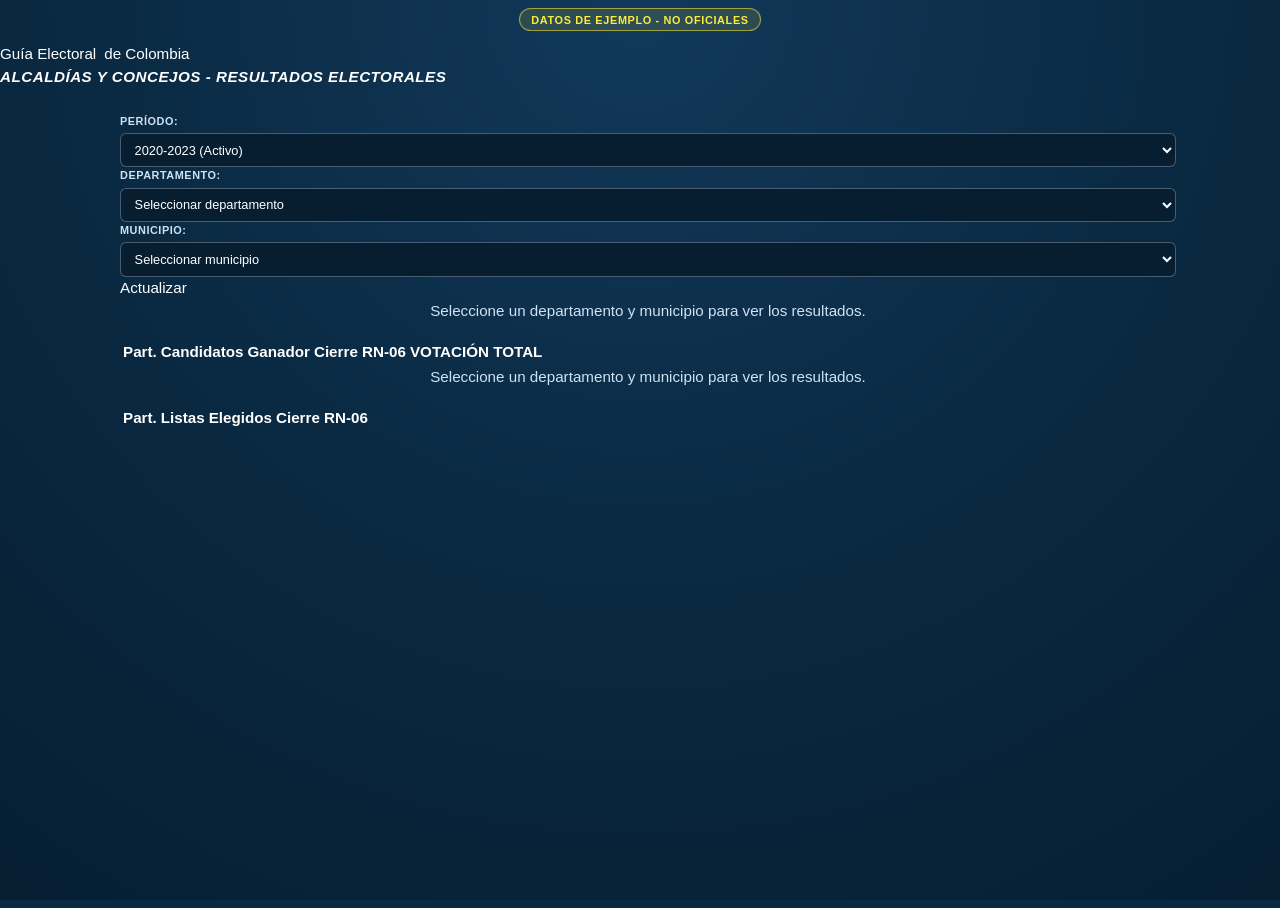
<file: GuiaElectoral_Colombia/03_frontend/alcaldias_concejios.html>
<!DOCTYPE html>
<html lang="es">
<head>
  <meta charset="UTF-8">
  <meta name="viewport" content="width=device-width, initial-scale=1.0">
  <title>Guía Electoral de Colombia - Alcaldías y Concejos</title>
  <link rel="stylesheet" href="tokens.css">
</head>
<body>

  <!-- Marca de datos de ejemplo banner superior prominente -->
  <p class="marca-datos-banner">Datos de ejemplo - no oficiales</p>

  <header class="header-alcaldias">
    <a href="#" class="logo">
      <span>Guía Electoral</span>
      <span>de Colombia</span>
    </a>
    <p class="titulo">Alcaldías y Concejos - Resultados Electorales</p>
  </header>

  <main class="contenedor-principal">
    <!-- Barra superior -->
    <div class="barra-superior">
      <div class="selector-periodo">
        <label for="periodo-selector-alcaldia">Período:</label>
        <select id="periodo-selector-alcaldia">
          <option value="periodo-1">2020-2023 (Activo)</option>
          <option value="periodo-2">2024-2027 (Activo)</option>
          <option value="periodo-3" disabled>2028-2031</option>
          <option value="periodo-4" disabled>2032-2035</option>
        </select>
      </div>

      <div class="selector-departamento">
        <label for="departamento-selector-alcaldia">Departamento:</label>
        <select id="departamento-selector-alcaldia">
          <option value="">Seleccionar departamento</option>
          <option value="antioquia">Antioquia</option>
          <option value="bolivar">Bolivar</option>
          <option value="cundinamarca">Cundinamarca</option>
          <option value="valle">Valle del Cauca</option>
          <option value="norte-de-santander">Norte de Santander</option>
        </select>
      </div>

      <div class="selector-municipio">
        <label for="municipio-selector-alcaldia">Municipio:</label>
        <select id="municipio-selector-alcaldia">
          <option value="">Seleccionar municipio</option>
        </select>
      </div>

      <button class="btn-actualizar" style="padding: var(--space-4) var(--space-8); background: var(--gradiente-primario); color: var(--color-on-primary); border: none; border-radius: var(--radius-md); cursor: pointer; font-size: var(--font-size-sm);">Actualizar</button>
    </div>

    <!-- Sección Alcaldías -->
    <div class="contenedor-tabla-alcaldia">
      <p id="mensaje-vacio-alcaldia" style="color: var(--color-texto-secundario); padding: var(--space-24); text-align: center;">Seleccione un departamento y municipio para ver los resultados.</p>
      <table class="tabla-alcaldia" id="tabla-alcaldia">
        <thead>
          <tr>
            <th>Part.</th>
            <th>Candidatos</th>
            <th>Ganador</th>
            <th>Cierre RN-06</th>
            <th>VOTACIÓN TOTAL</th>
          </tr>
        </thead>
        <tbody>
          <!-- Filas se generarán con JS -->
        </tbody>
        <tfoot>
          <!-- Fila total se generará con JS -->
        </tfoot>
      </table>
    </div>

    <!-- Sección Concejos -->
    <div class="contenedor-tabla-concejo">
      <p id="mensaje-vacio-concejo" style="color: var(--color-texto-secundario); padding: var(--space-24); text-align: center;">Seleccione un departamento y municipio para ver los resultados.</p>
      <table class="tabla-concejo" id="tabla-concejo">
        <thead>
          <tr>
            <th>Part.</th>
            <th>Listas</th>
            <th>Elegidos</th>
            <th>Cierre RN-06</th>
          </tr>
        </thead>
        <tbody>
          <!-- Filas se generarán con JS -->
        </tbody>
      </table>

      <!-- Fila Potencial de sufragantes para Concejos -->
      <div id="fila-potencial-concejo" style="margin-top: var(--space-16); padding: var(--space-12); background: var(--color-superficie); border: 2px solid var(--color-borde); border-radius: var(--radius-md); display: none;">
        <span style="font-size: var(--font-size-sm); color: var(--color-texto-secundario);">Potencial de sufragantes: <span id="num-potencial-concejo">-</span></span>
      </div>
    </div>
  </main>

  <script>
    // ============================================================
    // ALCALDÍAS Y CONCEJOS JS - Guía Electoral de Colombia
    // Datos de ejemplo - no oficiales
    // Aplica RN-01, RN-13, A2, D1, D2
    // ============================================================

    const datosDepartamentos = {
      antioquia: { nombre: "Antioquia", municipios: ["Medellín", "Belen de Umbría", "Envigado", "Sabaneta"] },
      bolivar: { nombre: "Bolivar", municipios: ["Cartagena", "Sincelejo", "Montenegro"] },
      cundinamarca: { nombre: "Cundinamarca", municipios: ["Bogotá D.C.", "Soacha", "Chia", "La Calera"] },
      valle: { nombre: "Valle del Cauca", municipios: ["Cali", "Yumbo", "Palmira", "Tuluá"] },
      norte-de-santander: { nombre: "Norte de Santander", municipios: ["Bucaramanga", "Floridablanca", "Piedecuesta"] }
    };

    // Datos de ejemplo para Alcaldías (sin "Por la Lista")
    const datosAlcaldia = {
      medellin: {
        departamento: "Antioquia",
        municipio: "Medellín",
        partido: "Partido Verde",
        candidatos: ["Juan Pérez", "Maria Gomez", "Carlos Ruiz"], // ordenados descending
        votos: [12000, 9500, 7200],
        votosBlancos: 900,
        votosNulos: 550,
        votosNoMarcados: 250,
        potencialSufragantes: 40000,
        ganadorIndex: 0
      },
      cartagena: {
        departamento: "Bolivar",
        municipio: "Cartagena",
        partido: "Partido Liberal",
        candidatos: ["Andres Martinez", "Camila Torres"],
        votos: [8900, 7500],
        votosBlancos: 650,
        votosNulos: 400,
        votosNoMarcados: 250,
        potencialSufragantes: 28000,
        ganadorIndex: 0
      },
      cali: {
        departamento: "Valle del Cauca",
        municipio: "Cali",
        partido: "Partido Conservador",
        candidatos: ["Maria Vargas", "Jose Castillo"],
        votos: [11000, 8700],
        votosBlancos: 900,
        votosNulos: 600,
        votosNoMarcados: 300,
        potencialSufragantes: 35000,
        ganadorIndex: 0
      }
    };

    // Datos de ejemplo para Concejos (con "Por la Lista")
    const datosConcejo = {
      medellin: {
        departamento: "Antioquia",
        municipio: "Medellín",
        listas: ["Por la Lista", "Partido Verde Lista A", "Partido Azul Lista B", "Partido Centro Democrático"],
        candidatosPorLista: [
          ["Juan Pérez", "Maria Gomez"],       // Por la Lista
          ["Carlos Ruiz"],                      // Partido Verde Lista A
          ["Laura Soto"],                       // Partido Azul Lista B
          ["Pedro Fernandez"]                   // Partido Centro Democrático
        ],
        votosPorLista: [3500, 2800, 2100, 1500],
        votosBlancos: 250,
        votosNulos: 180,
        votosNoMarcados: 100,
        potencialSufragantes: 20000,
        elegidosIndex: [0, 1]
      },
      cartagena: {
        departamento: "Bolivar",
        municipio: "Cartagena",
        listas: ["Por la Lista", "Partido Liberal Lista A", "Partido Conservador Lista B"],
        candidatosPorLista: [
          ["Andres Martinez", "Camila Torres"], // Por la Lista
          ["Roberto Silva"],                    // Partido Liberal Lista A
          ["Sandra Gomez"]                      // Partido Conservador Lista B
        ],
        votosPorLista: [4200, 3100, 2500],
        votosBlancos: 300,
        votosNulos: 200,
        votosNoMarcados: 120,
        potencialSufragantes: 22000,
        elegidosIndex: [0, 2]
      }
    };

    // Estado inicial
    let departamentoSeleccionado = null;
    let municipioSeleccionado = null;

    document.addEventListener('DOMContentLoaded', function() {
      // Cargar municipios cuando cambia el departamento
      const deptSelect = document.getElementById('departamento-selector-alcaldia');
      const munSelect = document.getElementById('municipio-selector-alcaldia');
      const tablaAlcaldia = document.getElementById('tabla-alcaldia');
      const mensajeVacioAlcaldia = document.getElementById('mensaje-vacio-alcaldia');
      const tablaConcejo = document.getElementById('tabla-concejo');
      const mensajeVacioConcejo = document.getElementById('mensaje-vacio-concejo');
      const filaPotencialConcejo = document.getElementById('fila-potencial-concejo');

      if (deptSelect) {
        deptSelect.addEventListener('change', function() {
          const deptId = this.value;
          departamentoSeleccionado = deptId;

          // Limpiar y cargar municipios
          munSelect.innerHTML = '<option value="">Seleccionar municipio</option>';

          if (deptId && datosDepartamentos[deptId]) {
            const municipios = datosDepartamentos[deptId].municipios;
            municipios.forEach(mun => {
              const opt = document.createElement('option');
              opt.value = mun.toLowerCase().replace(/\s+/g, '-').replace(/á/g, 'a').replace(/é/g, 'e').replace(/í/g, 'i').replace(/ó/g, 'o').replace(/ú/g, 'u');
              opt.textContent = mun;
              munSelect.appendChild(opt);
            });
          }

          // Ocultar mensajes y tablas
          if (mensajeVacioAlcaldia) mensajeVacioAlcaldia.style.display = 'block';
          if (mensajeVacioConcejo) mensajeVacioConcejo.style.display = 'block';
          if (tablaAlcaldia) tablaAlcaldia.style.display = 'none';
          if (tablaConcejo) tablaConcejo.style.display = 'none';
          if (filaPotencialConcejo) filaPotencialConcejo.style.display = 'none';
        });
      }

      // Cuando cambia el municipio, mostrar resultados
      if (munSelect) {
        munSelect.addEventListener('change', function() {
          const munId = this.value;
          municipioSeleccionado = munId;

          // Ocultar mensajes vacíos
          if (mensajeVacioAlcaldia) mensajeVacioAlcaldia.style.display = 'none';
          if (mensajeVacioConcejo) mensajeVacioConcejo.style.display = 'none';
          if (tablaAlcaldia) tablaAlcaldia.style.display = 'block';
          if (tablaConcejo) tablaConcejo.style.display = 'block';

          if (munId && datosAlcaldia[munId]) {
            const datosAlcald = datosAlcaldia[munId];
            mostrarAlcaldiaResultados(datosAlcald);
            // Ocultar sección de concejos cuando se muestran alcaldías
            if (tablaConcejo) tablaConcejo.style.display = 'none';
            if (filaPotencialConcejo) filaPotencialConcejo.style.display = 'none';
          } else if (munId && datosConcejo[munId]) {
            const datosConce = datosConcejo[munId];
            mostrarConcejoResultados(datosConce);
            // Mostrar sección de concejos, ocultar alcaldías
            if (tablaAlcaldia) tablaAlcaldia.style.display = 'none';
            if (filaPotencialConcejo) filaPotencialConcejo.style.display = 'block';
          } else {
            if (mensajeVacioAlcaldia) mensajeVacioAlcaldia.textContent = 'No hay datos disponibles para el municipio seleccionado.';
            if (mensajeVacioConcejo) mensajeVacioConcejo.textContent = 'No hay datos disponibles para el municipio seleccionado.';
            if (tablaAlcaldia) tablaAlcaldia.style.display = 'none';
            if (tablaConcejo) tablaConcejo.style.display = 'none';
            if (filaPotencialConcejo) filaPotencialConcejo.style.display = 'none';
          }
        });
      }

      // Inicializar
      if (deptSelect) {
        deptSelect.dispatchEvent(new Event('change'));
      }
    });

    /**
     * Muestra los resultados de Alcaldía
     * @param {object} datos - Datos de la alcaldía
     */
    function mostrarAlcaldiaResultados(datos) {
      const tabla = document.getElementById('tabla-alcaldia');
      const tbody = tabla.querySelector('tbody');
      const tfoot = tabla.querySelector('tfoot');
      const mensajeVacio = document.getElementById('mensaje-vacio-alcaldia');

      if (!tabla || !tbody) return;

      const candidatos = datos.candidatos;
      const votos = datos.votos;
      const votosBlancos = datos.votosBlancos;
      const votosNulos = datos.votosNulos;
      const votosNoMarcados = datos.votosNoMarcados;
      const potencialSufragantes = datos.potencialSufragantes;
      const ganadorIndex = datos.ganadorIndex || 0;

      // Calcular VOTACIÓN TOTAL según RN-13 y A2
      // A2: En Gobernaciones/Alcaldías no hay "Por la Lista": se suman candidatos + blancos + nulos + no marcados
      let totalVotacion = 0;
      for (let i = 0; i < votos.length; i++) {
        totalVotacion += votos[i];
      }
      totalVotacion += votosBlancos + votosNulos + votosNoMarcados;

      // Limpiar tabla
      tbody.innerHTML = '';

      // Filas de candidatos
      votos.forEach((votoIdx, idx) => {
        const esGanadorFila = idx === ganadorIndex;

        const tr = document.createElement('tr');
        tr.className = esGanadorFila ? 'ganador' : '';
        tr.style.transition = 'background-color 0.2s ease';

        // Celda Part.
        const tdPart = document.createElement('td');
        tdPart.textContent = idx + 1;
        tdPart.style.fontWeight = '600';
        tdPart.style.padding = 'var(--space-4) var(--space-6)';
        tdPart.style.fontSize = 'var(--font-size-table-cell)';
        tr.appendChild(tdPart);

        // Celda Candidatos
        const tdCandidatos = document.createElement('td');
        tdCandidatos.textContent = candidatos[idx] || '--';
        tdCandidatos.style.padding = 'var(--space-4) var(--space-6)';
        tdCandidatos.style.fontSize = 'var(--font-size-table-cell)';
        tr.appendChild(tdCandidatos);

        // Celda Ganador (sí/No)
        const tdGanador = document.createElement('td');
        tdGanador.textContent = idx === ganadorIndex ? 'Sí' : 'No';
        tdGanador.style.padding = 'var(--space-4) var(--space-6)';
        tdGanador.style.fontSize = 'var(--font-size-table-cell)';
        tdGanador.style.textAlign = 'center';
        tr.appendChild(tdGanador);

        // Celda Cierre RN-06
        const tdCierre = document.createElement('td');
        const cierreTexto = `Blanco: ${votosBlancos} | Nulo: ${votosNulos} | No marcado: ${votosNoMarcados}`;
        tdCierre.innerHTML = cierreTexto;
        tdCierre.style.padding = 'var(--space-4) var(--space-6)';
        tdCierre.style.fontSize = 'var(--font-size-table-cell)';
        tr.appendChild(tdCierre);

        // Celda VOTACIÓN TOTAL (Alcaldías SÍ tienen esta fila)
        const tdTotal = document.createElement('td');
        tdTotal.textContent = totalVotacion.toLocaleString();
        tdTotal.style.fontWeight = 'bold';
        tdTotal.style.color = 'var(--color-acento)';
        tdTotal.style.padding = 'var(--space-4) var(--space-6)';
        tdTotal.style.fontSize = 'var(--font-size-table-cell)';
        tdTotal.style.textAlign = 'right';
        tr.appendChild(tdTotal);

        tbody.appendChild(tr);
      });

      // Fila "VOTACIÓN TOTAL" al final (D1 exime a Concejos, pero Alcaldías SÍ tienen)
      if (tfoot) {
        tfoot.innerHTML = '';

        const trTotal = document.createElement('tr');
        trTotal.className = 'total-votacion';

        const tdTotalCol1 = document.createElement('td');
        tdTotalCol1.colSpan = 4;
        tdTotalCol1.style.padding = 'var(--space-4) var(--space-6)';
        tdTotalCol1.style.fontSize = 'var(--font-size-table-cell)';
        tdTotalCol1.style.textAlign = 'right';
        trTotal.appendChild(tdTotalCol1);

        const tdTotalVal = document.createElement('td');
        tdTotalVal.textContent = 'VOTACIÓN TOTAL: ' + totalVotacion.toLocaleString();
        tdTotalVal.style.padding = 'var(--space-4) var(--space-6)';
        tdTotalVal.style.fontWeight = 'bold';
        tdTotalVal.style.color = 'var(--color-on-primary)';
        tdTotalVal.style.fontSize = 'var(--font-size-table-cell)';
        tdTotalVal.style.textAlign = 'right';
        trTotal.appendChild(tdTotalVal);

        tfoot.appendChild(trTotal);
      }

      // Fila "Potencial de sufragantes"
      const filaPotencialHtml = `
        <div id="fila-potencial-alcaldia" style="margin-top: var(--space-16); padding: var(--space-12); background: var(--color-superficie); border: 2px solid var(--color-borde); border-radius: var(--radius-md);">
          <span style="font-size: var(--font-size-sm); color: var(--color-texto-secundario);">Potencial de sufragantes: <span id="num-potencial-alcaldia">${potencialSufragantes.toLocaleString()}</span></span>
        </div>
      `;

      // Insertar después de la tabla o en el lugar apropiado
      const contenedor = document.querySelector('.contenedor-tabla-alcaldia');
      if (contenedor) {
        const existing = contenedor.querySelector('#fila-potencial-alcaldia');
        if (existing) existing.innerHTML = `<span style="font-size: var(--font-size-sm); color: var(--color-texto-secundario);">Potencial de sufragantes: ${potencialSufragantes.toLocaleString()}</span>`;
        else contenedor.insertAdjacentHTML('beforeend', filaPotencialHtml);
      }

      // Efecto hover en filas
      setTimeout(() => {
        const filas = tabla.querySelectorAll('tbody tr:not(.ganador)');
        filas.forEach(fila => {
          fila.addEventListener('mouseenter', function() {
            this.style.backgroundColor = 'rgba(0, 212, 170, 0.08)';
          });
          fila.addEventListener('mouseleave', function() {
            this.style.backgroundColor = '';
          });
        });
      }, 10);
    }

    /**
     * Muestra los resultados de Concejo
     * @param {object} datos - Datos del concejo
     */
    function mostrarConcejoResultados(datos) {
      const tabla = document.getElementById('tabla-concejo');
      const tbody = tabla.querySelector('tbody');
      const mensajeVacio = document.getElementby-id('mensaje-vacio-concejo');
      const filaPotencialConcejo = document.getElementById('fila-potencial-concejo');

      if (!tabla || !tbody) return;

      const listas = datos.listas;
      const candidatosPorLista = datos.candidatosPorLista;
      const votosPorLista = datos.votosPorLista;
      const votosBlancos = datos.votosBlancos;
      const votosNulos = datos.votosNulos;
      const votosNoMarcados = datos.votosNoMarcados;
      const potencialSufragantes = datos.potencialSufragantes;
      const elegidosIndex = datos.elegidosIndex || [0];

      // Según D1: Asambleas y Concejos NO tienen fila Total separada
      // Según A2: Para Concejos con "Por la Lista": total = suma de votos de listas + blancos + nulos + no marcados
      let totalVotacion = 0;
      for (let i = 0; i < votosPorLista.length; i++) {
        totalVotacion += votosPorLista[i];
      }
      totalVotacion += votosBlancos + votosNulos + votosNoMarcados;

      // Determinar elegidos
      const numListas = listas.length;
      const esElegido = Array(numListas).fill(false);
      elegidosIndex.forEach(idx => {
        if (idx >= 0 && idx < esElegido.length) {
          esElegido[idx] = true;
        }
      });

      // Limpiar tabla
      tbody.innerHTML = '';

      // Filas de listas/candidatos
      listas.forEach((listaIdx, idx) => {
        const esElegidoFila = esElegido[idx] || false;
        const claseFila = esElegidoFila ? 'elegido' : '';
        const nombreLista = listas[idx];
        const votosLista = votosPorLista[idx] || 0;
        const nombreCandidatos = candidatosPorLista[idx] ? candidatosPorLista[idx].join(', ') : '--';

        const tr = document.createElement('tr');
        tr.className = claseFila;
        tr.style.transition = 'background-color 0.2s ease';

        // Celda Part.
        const tdPart = document.createElement('td');
        tdPart.textContent = idx + 1;
        tdPart.style.fontWeight = '600';
        tdPart.style.padding = 'var(--space-4) var(--space-6)';
        tdPart.style.fontSize = 'var(--font-size-table-cell)';
        tr.appendChild(tdPart);

        // Celda Listas: "Por la Lista" primero, luego candidatos
        const tdLista = document.createElement('td');

        let listaTexto;
        if (idx === 0) {
          // Primera entrada: "Por la Lista" con sus candidatos
          listaTexto = "'" + nombreLista + "' - " + nombreCandidatos;
          tdLista.style.fontWeight = 'bold';
          tdLista.style.color = 'var(--color-acento)';
          tdLista.style.background = 'rgba(255, 171, 0, 0.1)';
          tdLista.style.paddingLeft = var(--space-4);
          tdLista.style.borderRadius = var(--radius-sm);
        } else {
          listaTexto = nombreCandidatos;
        }
        tdLista.textContent = listaTexto;
        tdLista.style.padding = 'var(--space-4) var(--space-6)';
        tdLista.style.fontSize = 'var(--font-size-table-cell)';
        tr.appendChild(tdLista);

        // Celda Elegidos
        const tdElegido = document.createElement('td');
        tdElegido.textContent = esElegidoFila ? 'Sí' : 'No';
        tdElegido.style.padding = 'var(--space-4) var(--space-6)';
        tdElegido.style.fontSize = 'var(--font-size-table-cell)';
        tdElegido.style.textAlign = 'center';
        tr.appendChild(tdElegido);

        // Celda Cierre RN-06
        const tdCierre = document.createElement('td');
        const cierreTexto = `Blanco: ${votosBlancos} | Nulo: ${votosNulos} | No marcado: ${votosNoMarcados}`;
        tdCierre.innerHTML = cierreTexto;
        tdCierre.style.padding = 'var(--space-4) var(--space-6)';
        tdCierre.style.fontSize = 'var(--font-size-table-cell)';
        tr.appendChild(tdCierre);

        // D1: Sin columna VOTACIÓN TOTAL - no agregamos celda

        tbody.appendChild(tr);
      });

      // Fila "Potencial de sufragantes" para Concejos
      if (filaPotencialConcejo) {
        filaPotencialConcejo.style.display = 'block';
        const numPotencialEl = document.getElementById('num-potencial-concejo');
        if (numPotencialEl) {
          numPotencialEl.textContent = potencialSufragantes.toLocaleString();
        }
      }

      // Fila "VOTACIÓN TOTAL" NO se muestra en Concejos (D1)
      const tfoot = tabla.closest('table').querySelector('tfoot');
      if (tfoot) {
        tfoot.style.display = 'none';
      }

      // Efecto hover en filas
      setTimeout(() => {
        const filas = tabla.querySelectorAll('tbody tr:not(.elegido)');
        filas.forEach(fila => {
          fila.addEventListener('mouseenter', function() {
            this.style.backgroundColor = 'rgba(0, 212, 170, 0.08)';
          });
          fila.addEventListener('mouseleave', function() {
            this.style.backgroundColor = '';
          });
        });
      }, 10);
    }
  </script>

</body>
</html>
</file>
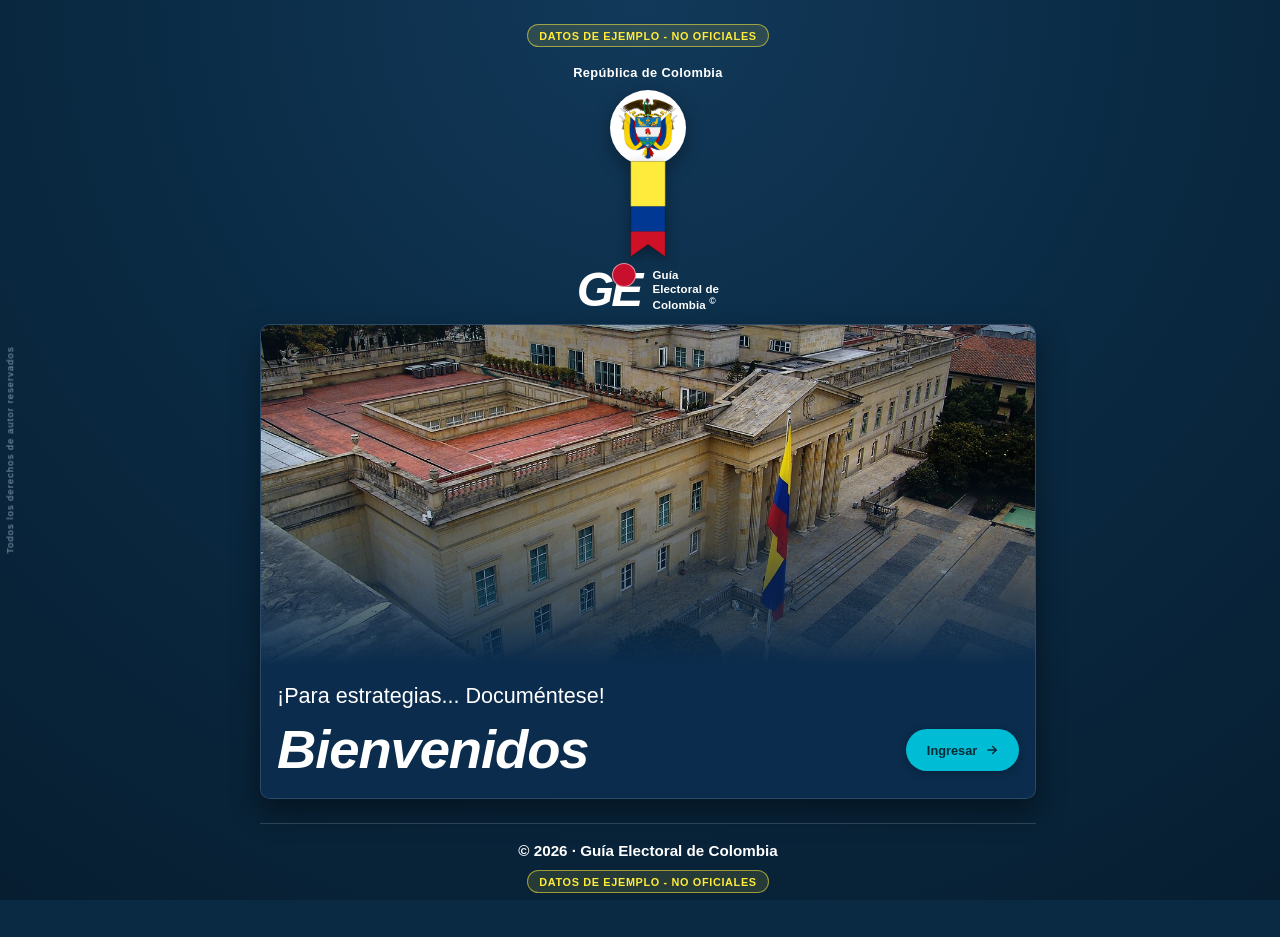
<file: GuiaElectoral_Colombia/03_frontend/bienvenida.html>
<!DOCTYPE html>
<html lang="es">
<head>
  <meta charset="UTF-8">
  <meta name="viewport" content="width=device-width, initial-scale=1.0">
  <meta name="theme-color" content="#0A2A43">
  <meta name="description" content="Bienvenida a la Guía Electoral de Colombia. Consulta de resultados electorales para uso estratégico en marketing político.">
  <title>Guía Electoral de Colombia | Bienvenida</title>
  <link rel="stylesheet" href="tokens.css">
</head>
<body class="pagina-bienvenida">

  <a class="salto-contenido" href="#contenido">Saltar al contenido</a>

  <p class="copyright-vertical">Todos los derechos de autor reservados</p>

  <div class="contenedor-principal">

    <p class="marca-datos-banner">Datos de ejemplo - no oficiales</p>

    <main id="contenido" class="bienvenida">

      <header class="bienvenida__cabecera">
        <p class="republica">República de Colombia</p>

        <div class="escudo-ribbon">
          <span class="escudo-circulo">
            <img src="assets/escudo_colombia.png" alt="Escudo de Colombia" width="330" height="336">
          </span>
          <svg class="bandera-cinta" viewBox="0 0 60 110" role="img" aria-label="Cinta con los colores de la bandera de Colombia" focusable="false">
            <path d="M10 0h40v52H10z" fill="#FFEB3B"></path>
            <path d="M10 52h40v29H10z" fill="#003893"></path>
            <path d="M10 81h40v29L30 96 10 110z" fill="#CE1126"></path>
            <path d="M10 0h40v110l-20-14-20 14z" fill="none" stroke="rgba(0,0,0,0.22)" stroke-width="1.5"></path>
          </svg>
        </div>

        <a class="logo-ge logo-ge--grande bienvenida__logo" href="bienvenida.html" aria-label="Guía Electoral de Colombia, inicio">
          <span class="logo-ge__monograma" aria-hidden="true">GE<span class="logo-ge__punto"></span></span>
          <span class="logo-ge__texto">Guía<br>Electoral de<br>Colombia <span aria-hidden="true">©</span></span>
        </a>
      </header>

      <div class="bienvenida__tarjeta">

        <figure class="bienvenida__hero">
          <img src="assets/casa_narino.jpg"
               alt="Vista de la Casa de Nariño, sede del Gobierno de Colombia, con la bandera de Colombia en el patio central"
               width="1280" height="960" loading="eager" decoding="async">
        </figure>

        <section class="bienvenida__bloque" aria-labelledby="titulo-bienvenida">
          <p class="bienvenida__lema">¡Para estrategias... Documéntese!</p>

          <div class="bienvenida__acciones">
            <h1 class="bienvenida__titulo" id="titulo-bienvenida">Bienvenidos</h1>

            <a class="btn btn--cian btn--ingresar" href="menú.html" aria-label="Ingresar al menú de resultados electorales">
              Ingresar
              <svg viewBox="0 0 24 24" fill="none" stroke="currentColor" stroke-width="2.4" stroke-linecap="round" stroke-linejoin="round" aria-hidden="true" focusable="false">
                <path d="M5 12h14"></path>
                <path d="m13 6 6 6-6 6"></path>
              </svg>
            </a>
          </div>
        </section>

      </div>

    </main>

    <footer class="footer-app">
      <p class="footer-app__marca">© 2026 · Guía Electoral de Colombia</p>
      <p class="marca-datos-banner">Datos de ejemplo - no oficiales</p>
    </footer>

  </div>

</body>
</html>
</file>
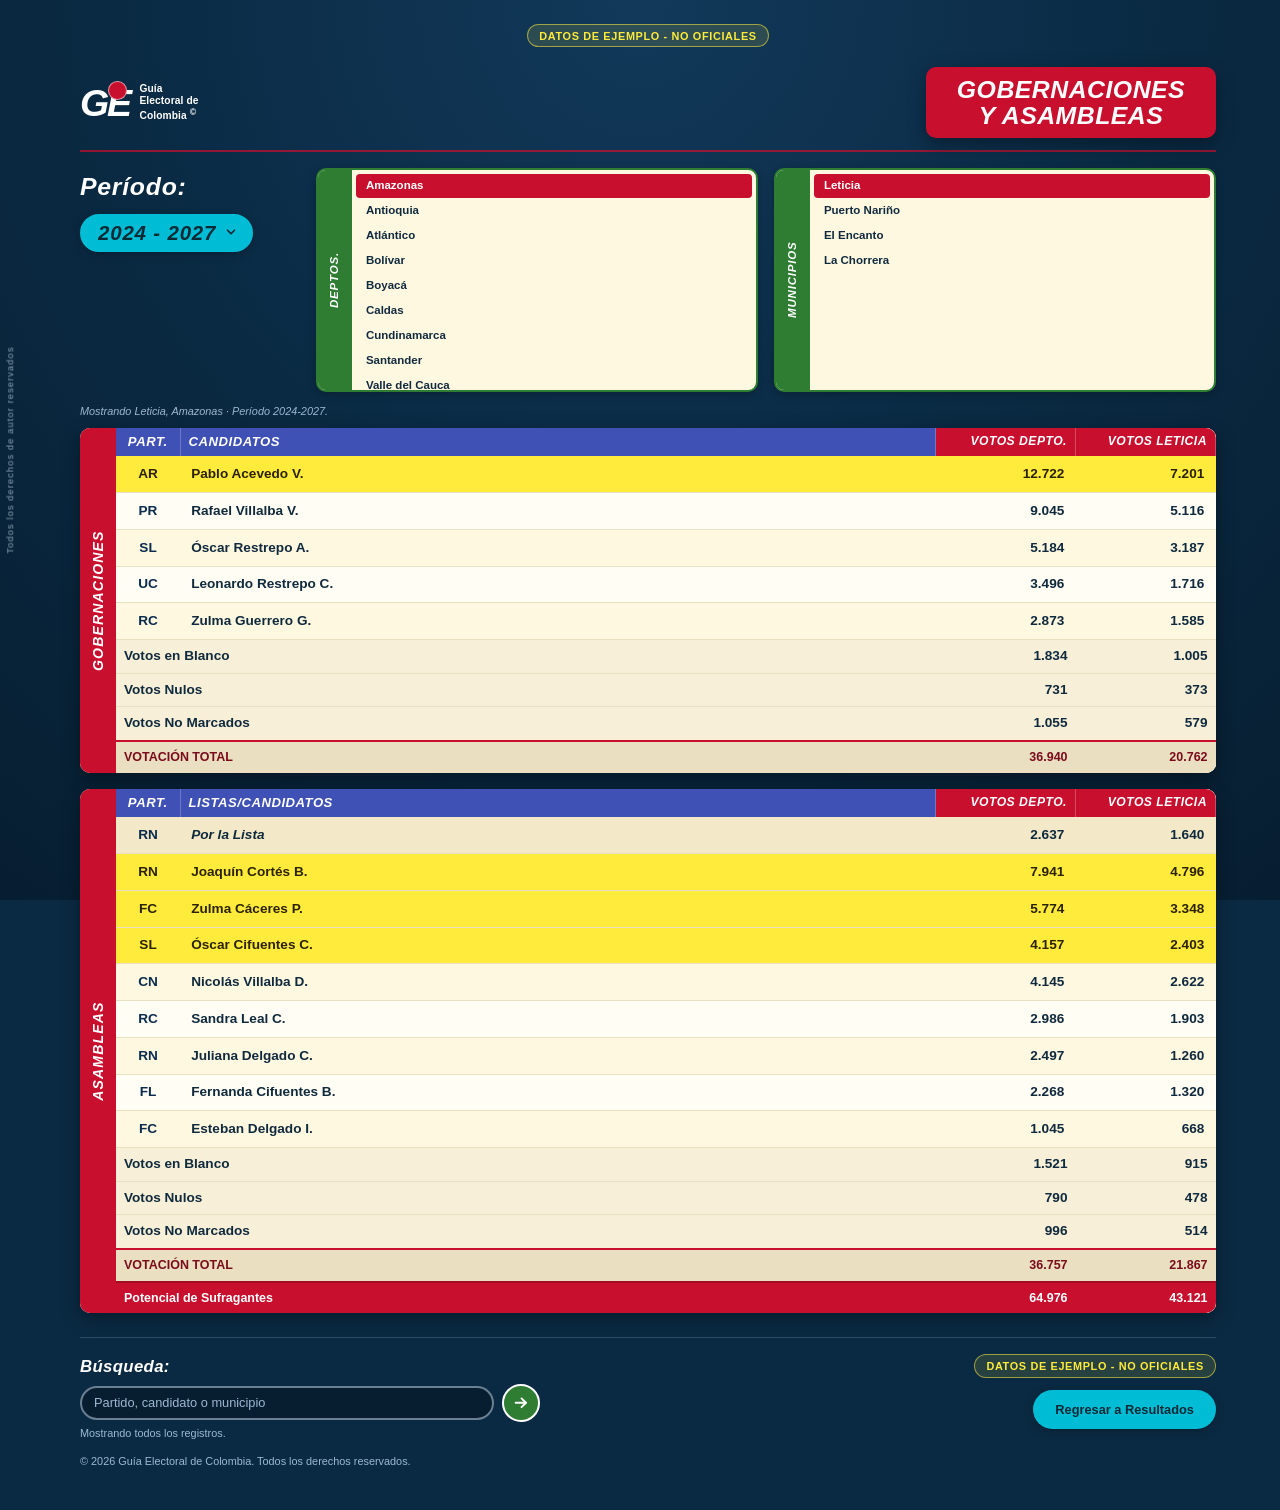
<file: GuiaElectoral_Colombia/03_frontend/gobernaciones_asambleas.html>
<!DOCTYPE html>
<html lang="es">
<head>
  <meta charset="UTF-8">
  <meta name="viewport" content="width=device-width, initial-scale=1.0">
  <meta name="theme-color" content="#0A2A43">
  <meta name="description" content="Resultados de gobernaciones y asambleas departamentales por período, departamento y municipio. Datos de ejemplo no oficiales.">
  <title>Guía Electoral de Colombia | Gobernaciones y Asambleas</title>
  <link rel="stylesheet" href="tokens.css">
  <style>
    /* ============================================================
       PÁGINA GOBERNACIONES Y ASAMBLEAS
       Estilos específicos: panel de período, listas tipo pestaña,
       etiquetas verticales y tablas de dos columnas numéricas.
       La paleta y los componentes base vienen de tokens.css.
       ============================================================ */

    .pagina-gobernaciones {
      background-color: #0A2A43;
    }

    .pagina-gobernaciones .contenedor-principal {
      max-width: 1200px;
    }

    /* --- Fila superior: período y listas --- */

    .panel-superior {
      display: flex;
      flex-direction: column;
      gap: var(--espacio-3);
      margin: 0 0 var(--espacio-3);
    }

    .bloque-periodo {
      display: flex;
      flex-wrap: wrap;
      align-items: center;
      gap: var(--espacio-2);
    }

    .etiqueta-periodo {
      color: var(--color-blanco);
      font-family: var(--fuente-titulos);
      font-size: clamp(1.15rem, 3vw, 1.55rem);
      font-weight: 700;
      font-style: italic;
      letter-spacing: 0.03em;
    }

    .pastilla-periodo {
      min-width: 172px;
      padding: 0.35rem 2.15rem 0.35rem 1rem;
      border: 2px solid var(--color-cian);
      border-radius: var(--radio-pill);
      background-color: var(--color-cian);
      background-image: url("data:image/svg+xml,%3Csvg xmlns='http://www.w3.org/2000/svg' viewBox='0 0 24 24' fill='none' stroke='%23062A36' stroke-width='3' stroke-linecap='round' stroke-linejoin='round'%3E%3Cpath d='m6 9 6 6 6-6'/%3E%3C/svg%3E");
      background-repeat: no-repeat;
      background-position: right 0.8rem center;
      background-size: 0.9rem;
      color: #062A36;
      font-family: var(--fuente-titulos);
      font-size: clamp(1rem, 2.5vw, 1.28rem);
      font-weight: 700;
      font-style: italic;
      letter-spacing: 0.04em;
      cursor: pointer;
      appearance: none;
      box-shadow: var(--sombra-suave);
      transition: background-color var(--transicion-rapida), box-shadow var(--transicion-rapida);
    }

    .pastilla-periodo:hover {
      background-color: #26C6DA;
      box-shadow: var(--sombra-media);
    }

    .pastilla-periodo:focus-visible {
      outline: 3px solid var(--color-foco);
      outline-offset: 3px;
    }

    .pastilla-periodo option {
      background: var(--color-fondo-profundo);
      color: var(--color-blanco);
      font-family: var(--fuente-cuerpo);
      font-style: normal;
    }

    .pastilla-periodo option:disabled {
      color: var(--color-texto-muted);
    }

    .listas-selector {
      display: grid;
      grid-template-columns: 1fr;
      gap: var(--espacio-3);
      min-width: 0;
    }

    .lista-panel {
      display: grid;
      grid-template-columns: 1fr;
      min-width: 0;
      overflow: hidden;
      border: 2px solid var(--color-verde);
      border-radius: var(--radio-md);
      background: var(--color-crema);
      box-shadow: var(--sombra-suave);
    }

    .lista-panel__cabecera {
      display: flex;
      align-items: center;
      justify-content: center;
      width: 100%;
      margin: 0;
      padding: 0.35rem 0.6rem;
      background: var(--color-verde);
      color: var(--color-blanco);
      font-family: var(--fuente-titulos);
      font-size: 0.72rem;
      font-weight: 700;
      font-style: italic;
      letter-spacing: 0.07em;
      line-height: 1;
      text-align: center;
      text-transform: uppercase;
    }

    .lista-panel__opciones {
      display: flex;
      flex-direction: row;
      gap: 0.1rem;
      min-width: 0;
      padding: 0.25rem;
      overflow-x: auto;
      overflow-y: hidden;
      scrollbar-width: thin;
      scrollbar-color: var(--color-verde) transparent;
      -webkit-overflow-scrolling: touch;
    }

    .lista-opcion {
      flex: 0 0 auto;
      padding: 0.3rem 0.62rem;
      border: 0;
      border-radius: var(--radio-xs);
      background: transparent;
      color: #102A3D;
      font-family: var(--fuente-cuerpo);
      font-size: 0.72rem;
      font-weight: 600;
      line-height: 1.2;
      text-align: left;
      white-space: nowrap;
      cursor: pointer;
      transition: background-color var(--transicion-rapida), color var(--transicion-rapida);
    }

    .lista-opcion:hover {
      background: rgba(46, 125, 50, 0.16);
      color: #0B2C4D;
    }

    .lista-opcion--activa,
    .lista-opcion[aria-pressed="true"] {
      background: var(--color-rojo);
      color: var(--color-blanco);
      font-weight: 700;
    }

    .lista-opcion--activa:hover,
    .lista-opcion[aria-pressed="true"]:hover {
      background: var(--color-rojo-oscuro);
      color: var(--color-blanco);
    }

    .lista-opcion:focus-visible {
      outline: 3px solid var(--color-morado);
      outline-offset: -1px;
    }

    /* --- Resultados --- */

    .resultados {
      margin-top: var(--espacio-2);
    }

    .resultados__estado {
      margin: 0 0 var(--espacio-2);
      color: var(--color-texto-muted);
      font-size: var(--texto-xs);
      font-style: italic;
      line-height: 1.4;
    }

    .tabla-marco {
      display: flex;
      align-items: stretch;
      margin: 0 0 var(--espacio-4);
      overflow: hidden;
      border-radius: var(--radio-md);
      background: var(--color-crema);
      box-shadow: var(--sombra-media);
    }

    .tabla-marco__etiqueta {
      display: flex;
      flex: 0 0 27px;
      align-items: center;
      justify-content: center;
      background: #C8102E;
      color: var(--color-blanco);
      font-family: var(--fuente-titulos);
      font-size: 0.68rem;
      font-weight: 700;
      font-style: italic;
      letter-spacing: 0.08em;
      line-height: 1;
      text-transform: uppercase;
      writing-mode: vertical-rl;
      transform: rotate(180deg);
    }

    .tabla-marco__scroll {
      flex: 1 1 auto;
      min-width: 0;
      overflow-x: auto;
      background: var(--color-crema);
      scrollbar-width: thin;
      scrollbar-color: var(--color-rojo) transparent;
      -webkit-overflow-scrolling: touch;
    }

    .tabla-marco__scroll:focus-visible {
      outline: 3px solid var(--color-foco);
      outline-offset: -3px;
    }

    .tabla-electoral {
      width: 100%;
      min-width: 640px;
      border-collapse: collapse;
      background: var(--color-crema);
      color: #102A3D;
      font-family: var(--fuente-cuerpo);
      font-size: 0.74rem;
      font-variant-numeric: tabular-nums;
    }

    .tabla-electoral thead th {
      padding: 0.45rem 0.5rem;
      border-right: 1px solid rgba(255, 255, 255, 0.24);
      color: var(--color-blanco);
      font-family: var(--fuente-titulos);
      font-size: 0.72rem;
      font-weight: 700;
      font-style: italic;
      letter-spacing: 0.04em;
      line-height: 1.1;
      text-align: left;
      text-transform: uppercase;
    }

    .tabla-electoral thead th.col-part,
    .tabla-electoral thead th.col-candidatos {
      background: var(--color-morado);
    }

    .tabla-electoral thead th.col-part {
      width: 58px;
      text-align: center;
    }

    .tabla-electoral thead th.col-num {
      width: 118px;
      background: var(--color-rojo);
      font-size: 0.66rem;
      line-height: 1.15;
      text-align: right;
    }

    .tabla-electoral tbody th,
    .tabla-electoral tbody td {
      padding: 0.38rem 0.5rem;
      border-bottom: 1px solid var(--color-crema-borde);
      vertical-align: middle;
    }

    .tabla-electoral tbody tr:nth-child(even) {
      background: #FFFDF4;
    }

    .tabla-electoral tbody tr:hover {
      background: rgba(0, 188, 212, 0.14);
    }

    .tabla-electoral .celda-partido {
      width: 58px;
      color: #0B2C4D;
      font-weight: 700;
      text-align: center;
      white-space: nowrap;
    }

    .tabla-electoral .celda-candidato {
      font-weight: 600;
      text-align: left;
    }

    .tabla-electoral .celda-numero {
      font-weight: 600;
      text-align: right;
      white-space: nowrap;
    }

    .tabla-electoral tr.ganador,
    .tabla-electoral tr.elegido {
      background: var(--color-amarillo) !important;
      color: #2B2200;
    }

    .tabla-electoral tr.ganador:hover,
    .tabla-electoral tr.elegido:hover {
      background: var(--color-amarillo-oscuro) !important;
    }

    .tabla-electoral tr.ganador .celda-partido,
    .tabla-electoral tr.elegido .celda-partido,
    .tabla-electoral tr.ganador .celda-candidato,
    .tabla-electoral tr.elegido .celda-candidato {
      color: #2B2200;
    }

    .tabla-electoral tr.fila-por-lista {
      background: #F3E8C8;
      font-weight: 700;
    }

    .tabla-electoral tr.fila-por-lista .celda-candidato {
      font-style: italic;
    }

    .tabla-electoral tr[hidden] {
      display: none;
    }

    .tabla-electoral tfoot th,
    .tabla-electoral tfoot td {
      padding: 0.38rem 0.5rem;
      border-top: 1px solid var(--color-crema-borde);
      background: #F7EFD8;
      font-weight: 700;
    }

    .tabla-electoral tfoot th {
      text-align: left;
    }

    .tabla-electoral tfoot .celda-numero {
      text-align: right;
    }

    .tabla-electoral tfoot tr.fila-total {
      border-top: 2px solid var(--color-rojo);
      color: #7A0C1C;
    }

    .tabla-electoral tfoot tr.fila-total th,
    .tabla-electoral tfoot tr.fila-total td {
      background: #EADFC0;
      font-size: 0.78rem;
      text-transform: uppercase;
    }

    .tabla-electoral tfoot tr.fila-potencial th,
    .tabla-electoral tfoot tr.fila-potencial td {
      border-top: 2px solid var(--color-rojo-oscuro);
      background: var(--color-rojo);
      color: var(--color-blanco);
      font-size: 0.78rem;
    }

    .tabla-electoral tbody tr.fila-vacia td {
      padding: var(--espacio-3);
      background: #FFF8E1;
      color: #7A3B45;
      font-style: italic;
      text-align: center;
    }

    .tabla-electoral mark {
      padding: 0 0.1em;
      border-radius: 2px;
      background: var(--color-cian);
      color: #062A36;
      font-weight: 800;
    }

    /* --- Footer con buscador --- */

    .footer-electoral {
      display: flex;
      flex-direction: column;
      gap: var(--espacio-3);
      margin-top: var(--espacio-6);
      padding-top: var(--espacio-4);
      border-top: 1px solid rgba(207, 226, 243, 0.18);
      text-align: left;
    }

    .buscador {
      display: flex;
      flex-direction: column;
      gap: var(--espacio-1);
      min-width: 0;
    }

    .buscador > label {
      color: var(--color-blanco);
      font-family: var(--fuente-titulos);
      font-size: 1.05rem;
      font-weight: 700;
      font-style: italic;
      letter-spacing: 0.02em;
    }

    .buscador__control {
      display: flex;
      align-items: center;
      gap: var(--espacio-2);
      width: 100%;
      max-width: 460px;
    }

    .buscador__control input {
      flex: 1 1 auto;
      min-width: 0;
      padding: 0.45rem 0.75rem;
      border: 2px solid rgba(207, 226, 243, 0.5);
      border-radius: var(--radio-pill);
      background: var(--color-fondo-profundo);
      color: var(--color-blanco);
      font-family: var(--fuente-cuerpo);
      font-size: var(--texto-sm);
    }

    .buscador__control input::placeholder {
      color: var(--color-texto-muted);
      opacity: 1;
    }

    .buscador__control input:focus-visible {
      border-color: var(--color-foco);
      outline: 3px solid var(--color-foco);
      outline-offset: 2px;
    }

    .buscador__boton {
      display: inline-flex;
      flex: 0 0 auto;
      align-items: center;
      justify-content: center;
      width: 2.4rem;
      height: 2.4rem;
      padding: 0;
      border: 2px solid var(--color-blanco);
      border-radius: 50%;
      background: var(--color-verde);
      color: var(--color-blanco);
      cursor: pointer;
      transition: background-color var(--transicion-rapida), transform var(--transicion-rapida);
    }

    .buscador__boton:hover {
      background: #1B5E20;
      transform: scale(1.05);
    }

    .buscador__boton:focus-visible {
      outline: 3px solid var(--color-foco);
      outline-offset: 3px;
    }

    .buscador__boton svg {
      width: 1.1rem;
      height: 1.1rem;
    }

    .buscador__estado {
      min-height: 1.2em;
      margin: 0;
      color: var(--color-texto-muted);
      font-size: var(--texto-xs);
      line-height: 1.4;
    }

    .footer-electoral__acciones {
      display: flex;
      flex-direction: column;
      align-items: flex-start;
      gap: var(--espacio-2);
    }

    .footer-electoral__acciones .marca-datos-banner {
      margin: 0;
    }

    .footer-electoral__copyright {
      margin: 0;
      color: var(--color-texto-muted);
      font-size: var(--texto-xs);
      line-height: 1.5;
      text-align: center;
    }

    /* --- Tablet: listas verticales y período a la izquierda --- */

    @media (min-width: 768px) {
      .panel-superior {
        display: grid;
        grid-template-columns: minmax(170px, 215px) minmax(0, 1fr);
        align-items: start;
        gap: var(--espacio-4);
      }

      .bloque-periodo {
        flex-direction: column;
        align-items: flex-start;
        gap: var(--espacio-2);
      }

      .listas-selector {
        grid-template-columns: repeat(2, minmax(0, 1fr));
      }

      .lista-panel {
        grid-template-columns: 34px minmax(0, 1fr);
      }

      .lista-panel__cabecera {
        width: 34px;
        padding: 0.35rem 0.15rem;
        writing-mode: vertical-rl;
        transform: rotate(180deg);
      }

      .lista-panel__opciones {
        flex-direction: column;
        max-height: 220px;
        overflow-x: hidden;
        overflow-y: auto;
      }

      .lista-opcion {
        width: 100%;
        white-space: normal;
      }

      .tabla-electoral {
        min-width: 680px;
        font-size: 0.8rem;
      }

      .tabla-electoral thead th {
        font-size: 0.78rem;
      }

      .tabla-electoral thead th.col-num {
        font-size: 0.72rem;
      }

      .tabla-electoral tbody th,
      .tabla-electoral tbody td {
        padding: 0.42rem 0.6rem;
      }

      .tabla-marco__etiqueta {
        flex-basis: 34px;
        font-size: 0.82rem;
      }

      .footer-electoral {
        display: grid;
        grid-template-columns: minmax(0, 1fr) auto;
        align-items: start;
      }

      .footer-electoral__acciones {
        align-items: flex-end;
      }

      .footer-electoral__copyright {
        grid-column: 1 / -1;
        text-align: left;
      }
    }

    /* --- Escritorio: tablas compactas y centradas --- */

    @media (min-width: 1024px) {
      .panel-superior {
        grid-template-columns: 220px minmax(0, 1fr);
      }

      .listas-selector {
        gap: var(--espacio-4);
      }

      .tabla-electoral {
        min-width: 0;
        font-size: 0.85rem;
      }

      .tabla-electoral thead th {
        font-size: 0.82rem;
      }

      .tabla-electoral thead th.col-num {
        width: 140px;
        font-size: 0.76rem;
      }

      .tabla-electoral thead th.col-part {
        width: 64px;
      }

      .tabla-electoral tbody th,
      .tabla-electoral tbody td {
        padding: 0.48rem 0.7rem;
      }

      .tabla-marco__etiqueta {
        flex-basis: 36px;
        font-size: 0.88rem;
      }
    }

    /* --- Movimiento reducido --- */

    @media (prefers-reduced-motion: reduce) {
      .pastilla-periodo,
      .lista-opcion,
      .buscador__boton {
        transition: none;
      }

      .buscador__boton:hover {
        transform: none;
      }
    }
  </style>
</head>
<body class="pagina-gobernaciones">

  <a class="salto-contenido" href="#contenido">Saltar al contenido</a>

  <p class="copyright-vertical">Todos los derechos de autor reservados</p>

  <div class="contenedor-principal">

    <p class="marca-datos-banner">Datos de ejemplo - no oficiales</p>

    <header class="header-app">
      <a class="logo-ge" href="menú.html" aria-label="Guía Electoral de Colombia, volver al menú de resultados">
        <span class="logo-ge__monograma" aria-hidden="true">GE<span class="logo-ge__punto"></span></span>
        <span class="logo-ge__texto">Guía<br>Electoral de<br>Colombia <span aria-hidden="true">©</span></span>
      </a>

      <div class="banda-roja banda-roja--header">
        <h1 class="titulo-app titulo-app--header">Gobernaciones<br>y Asambleas</h1>
      </div>
    </header>

    <main id="contenido">

      <noscript>
        <p class="resultados__estado">Esta página necesita JavaScript para mostrar los resultados electorales.</p>
      </noscript>

      <section class="panel-superior" aria-label="Selección de período, departamento y municipio">

        <div class="bloque-periodo">
          <label class="etiqueta-periodo" for="selector-periodo">Período:</label>
          <select id="selector-periodo" class="pastilla-periodo" aria-describedby="ayuda-periodo">
            <option value="2020-2023">2020 - 2023</option>
            <option value="2024-2027" selected>2024 - 2027</option>
            <option value="2028-2031" disabled>2028 - 2031</option>
            <option value="2032-2035" disabled>2032 - 2035</option>
          </select>
          <span id="ayuda-periodo" class="sr-only">Períodos habilitados: 2020 a 2023 y 2024 a 2027.</span>
        </div>

        <div class="listas-selector">

          <section class="lista-panel" aria-labelledby="titulo-deptos">
            <h2 class="lista-panel__cabecera" id="titulo-deptos">Deptos.</h2>
            <div class="lista-panel__opciones" id="lista-departamentos" role="group" aria-labelledby="titulo-deptos"></div>
          </section>

          <section class="lista-panel" aria-labelledby="titulo-municipios">
            <h2 class="lista-panel__cabecera" id="titulo-municipios">Municipios</h2>
            <div class="lista-panel__opciones" id="lista-municipios" role="group" aria-labelledby="titulo-municipios"></div>
          </section>

        </div>
      </section>

      <section class="resultados" id="resultados" aria-live="polite" aria-atomic="false" aria-label="Resultados electorales">

        <p class="resultados__estado" id="estado-resultados"></p>

        <div class="tabla-marco">
          <div class="tabla-marco__etiqueta" aria-hidden="true"><span>GOBERNACIONES</span></div>
          <div class="tabla-marco__scroll" role="region" aria-labelledby="caption-gobernaciones" tabindex="0">
            <table class="tabla-electoral" id="tabla-gobernaciones">
              <caption class="sr-only" id="caption-gobernaciones">Resultados de gobernaciones para Leticia (Amazonas), período 2024 - 2027.</caption>
              <thead>
                <tr>
                  <th scope="col" class="col-part">Part.</th>
                  <th scope="col" class="col-candidatos">Candidatos</th>
                  <th scope="col" class="col-num">Votos Depto.</th>
                  <th scope="col" class="col-num" id="th-municipio-gobernaciones">Votos Leticia</th>
                </tr>
              </thead>
              <tbody id="cuerpo-gobernaciones"></tbody>
              <tfoot id="pie-gobernaciones"></tfoot>
            </table>
          </div>
        </div>

        <div class="tabla-marco">
          <div class="tabla-marco__etiqueta" aria-hidden="true"><span>ASAMBLEAS</span></div>
          <div class="tabla-marco__scroll" role="region" aria-labelledby="caption-asambleas" tabindex="0">
            <table class="tabla-electoral" id="tabla-asambleas">
              <caption class="sr-only" id="caption-asambleas">Resultados de asambleas departamentales para Leticia (Amazonas), período 2024 - 2027.</caption>
              <thead>
                <tr>
                  <th scope="col" class="col-part">Part.</th>
                  <th scope="col" class="col-candidatos">Listas/Candidatos</th>
                  <th scope="col" class="col-num">Votos Depto.</th>
                  <th scope="col" class="col-num" id="th-municipio-asambleas">Votos Leticia</th>
                </tr>
              </thead>
              <tbody id="cuerpo-asambleas"></tbody>
              <tfoot id="pie-asambleas"></tfoot>
            </table>
          </div>
        </div>

      </section>

      <template id="plantilla-fila-candidato">
        <th scope="row" class="celda-candidato"></th>
      </template>

      <template id="plantilla-celda-etiqueta">
        <th scope="row" colspan="2" class="celda-etiqueta"></th>
      </template>

    </main>

    <footer class="footer-app footer-electoral">

      <form class="buscador" id="form-busqueda" role="search" aria-label="Buscar en los resultados electorales">
        <label for="campo-busqueda">Búsqueda:</label>
        <div class="buscador__control">
          <input type="search" id="campo-busqueda" name="busqueda" placeholder="Partido, candidato o municipio" autocomplete="off" aria-controls="resultados" aria-describedby="ayuda-busqueda">
          <button type="submit" class="buscador__boton" aria-label="Buscar y resaltar coincidencias">
            <svg viewBox="0 0 24 24" fill="none" stroke="currentColor" stroke-width="2.6" stroke-linecap="round" stroke-linejoin="round" aria-hidden="true" focusable="false">
              <path d="M5 12h14"></path>
              <path d="m13 6 6 6-6 6"></path>
            </svg>
          </button>
        </div>
        <p id="ayuda-busqueda" class="sr-only">Escriba un partido, candidato o municipio para filtrar las filas. El botón verde limpia la búsqueda cuando el campo está vacío.</p>
        <p class="buscador__estado" id="estado-busqueda" aria-live="polite"></p>
      </form>

      <div class="footer-electoral__acciones">
        <p class="marca-datos-banner">Datos de ejemplo - no oficiales</p>
        <a class="btn btn--cian footer-app__regresar" href="menú.html">Regresar a Resultados</a>
      </div>

      <p class="footer-electoral__copyright">© 2026 Guía Electoral de Colombia. Todos los derechos reservados.</p>

    </footer>

  </div>

  <script type="application/json" id="datos-electorales">{"meta":{"titulo":"Gobernaciones y Asambleas","marca":"Datos de ejemplo - no oficiales","periodos":[{"id":"2020-2023","etiqueta":"2020 - 2023","activo":true},{"id":"2024-2027","etiqueta":"2024 - 2027","activo":true},{"id":"2028-2031","etiqueta":"2028 - 2031","activo":false},{"id":"2032-2035","etiqueta":"2032 - 2035","activo":false}]},"departamentos":[{"id":"amazonas","nombre":"Amazonas","municipios":[{"id":"leticia","nombre":"Leticia"},{"id":"puerto-narino","nombre":"Puerto Nariño"},{"id":"el-encanto","nombre":"El Encanto"},{"id":"la-chorrera","nombre":"La Chorrera"}]},{"id":"antioquia","nombre":"Antioquia","municipios":[{"id":"medellin","nombre":"Medellín"},{"id":"envigado","nombre":"Envigado"},{"id":"rionegro","nombre":"Rionegro"},{"id":"apartado","nombre":"Apartadó"},{"id":"turbo","nombre":"Turbo"}]},{"id":"atlantico","nombre":"Atlántico","municipios":[{"id":"barranquilla","nombre":"Barranquilla"},{"id":"soledad","nombre":"Soledad"},{"id":"malambo","nombre":"Malambo"},{"id":"sabanalarga","nombre":"Sabanalarga"}]},{"id":"bolivar","nombre":"Bolívar","municipios":[{"id":"cartagena","nombre":"Cartagena"},{"id":"magangue","nombre":"Magangué"},{"id":"turbaco","nombre":"Turbaco"},{"id":"el-carmen-de-bolivar","nombre":"El Carmen de Bolívar"}]},{"id":"boyaca","nombre":"Boyacá","municipios":[{"id":"tunja","nombre":"Tunja"},{"id":"duitama","nombre":"Duitama"},{"id":"sogamoso","nombre":"Sogamoso"},{"id":"chiquinquira","nombre":"Chiquinquirá"},{"id":"paipa","nombre":"Paipa"}]},{"id":"caldas","nombre":"Caldas","municipios":[{"id":"manizales","nombre":"Manizales"},{"id":"villamaria","nombre":"Villamaría"},{"id":"la-dorada","nombre":"La Dorada"},{"id":"chinchina","nombre":"Chinchiná"}]},{"id":"cundinamarca","nombre":"Cundinamarca","municipios":[{"id":"soacha","nombre":"Soacha"},{"id":"zipaquira","nombre":"Zipaquirá"},{"id":"fusagasuga","nombre":"Fusagasugá"},{"id":"chia","nombre":"Chía"},{"id":"facatativa","nombre":"Facatativá"}]},{"id":"santander","nombre":"Santander","municipios":[{"id":"bucaramanga","nombre":"Bucaramanga"},{"id":"floridablanca","nombre":"Floridablanca"},{"id":"barrancabermeja","nombre":"Barrancabermeja"},{"id":"san-gil","nombre":"San Gil"}]},{"id":"valle-del-cauca","nombre":"Valle del Cauca","municipios":[{"id":"cali","nombre":"Cali"},{"id":"palmira","nombre":"Palmira"},{"id":"buenaventura","nombre":"Buenaventura"},{"id":"tulua","nombre":"Tuluá"},{"id":"cartago","nombre":"Cartago"}]},{"id":"vichada","nombre":"Vichada","municipios":[{"id":"puerto-carreno","nombre":"Puerto Carreño"},{"id":"la-primavera","nombre":"La Primavera"},{"id":"cumaribo","nombre":"Cumaribo"},{"id":"santa-rosalia","nombre":"Santa Rosalía"}]}],"resultados":{"2020-2023":{"amazonas":{"leticia":{"gobernaciones":{"filas":[{"partido":"RN","candidato":"Luis Restrepo G.","votosDepto":12894,"votosMunicipio":7597},{"partido":"UT","candidato":"Ricardo Tovar O.","votosDepto":9186,"votosMunicipio":4907},{"partido":"NA","candidato":"Zulma Quintero Q.","votosDepto":5713,"votosMunicipio":2654},{"partido":"VP","candidato":"Juliana Tovar H.","votosDepto":3650,"votosMunicipio":1711},{"partido":"RC","candidato":"Joaquín Jaramillo V.","votosDepto":2648,"votosMunicipio":1268}],"cierre":{"blancos":{"depto":1463,"municipio":836},"nulos":{"depto":636,"municipio":325},"noMarcados":{"depto":1156,"municipio":662}},"total":{"depto":37346,"municipio":19960}},"asambleas":{"porLaLista":{"partido":"PI","votosDepto":2433,"votosMunicipio":1461},"filas":[{"partido":"PI","candidato":"Olga Salcedo J.","votosDepto":6625,"votosMunicipio":3195,"elegido":true},{"partido":"AA","candidato":"Nicolás Beltrán M.","votosDepto":6125,"votosMunicipio":3539,"elegido":true},{"partido":"UT","candidato":"Olga Urrea J.","votosDepto":5024,"votosMunicipio":2664,"elegido":true},{"partido":"FC","candidato":"Wilson Jaramillo S.","votosDepto":4351,"votosMunicipio":2588,"elegido":false},{"partido":"PR","candidato":"Joaquín Serrano U.","votosDepto":3172,"votosMunicipio":1654,"elegido":false},{"partido":"AR","candidato":"Nicolás Cáceres R.","votosDepto":2813,"votosMunicipio":1669,"elegido":false},{"partido":"PI","candidato":"Fabián Cifuentes P.","votosDepto":2203,"votosMunicipio":1334,"elegido":false},{"partido":"AA","candidato":"Zulma Tovar T.","votosDepto":1218,"votosMunicipio":583,"elegido":false}],"cierre":{"blancos":{"depto":1390,"municipio":821},"nulos":{"depto":526,"municipio":259},"noMarcados":{"depto":1202,"municipio":626}},"total":{"depto":37082,"municipio":20393},"potencial":{"depto":60505,"municipio":38128}}},"puerto-narino":{"gobernaciones":{"filas":[{"partido":"RC","candidato":"Paula Beltrán L.","votosDepto":12043,"votosMunicipio":2208},{"partido":"UC","candidato":"Pablo Medina Z.","votosDepto":8568,"votosMunicipio":1555},{"partido":"AA","candidato":"Hernán Guerrero I.","votosDepto":5323,"votosMunicipio":948},{"partido":"MC","candidato":"Bernardo Naranjo T.","votosDepto":3074,"votosMunicipio":491},{"partido":"FL","candidato":"Helena Tovar C.","votosDepto":2050,"votosMunicipio":327}],"cierre":{"blancos":{"depto":1330,"municipio":238},"nulos":{"depto":733,"municipio":124},"noMarcados":{"depto":1088,"municipio":184}},"total":{"depto":34209,"municipio":6075}},"asambleas":{"porLaLista":{"partido":"UC","votosDepto":2764,"votosMunicipio":390},"filas":[{"partido":"UC","candidato":"Camilo Cortés V.","votosDepto":7664,"votosMunicipio":1356,"elegido":true},{"partido":"SL","candidato":"Gabriela Bustamante P.","votosDepto":4654,"votosMunicipio":668,"elegido":true},{"partido":"RC","candidato":"Ximena Guerrero A.","votosDepto":3939,"votosMunicipio":653,"elegido":true},{"partido":"VP","candidato":"Pablo Fajardo P.","votosDepto":3931,"votosMunicipio":658,"elegido":false},{"partido":"NA","candidato":"Damián Acevedo R.","votosDepto":2834,"votosMunicipio":470,"elegido":false},{"partido":"FC","candidato":"Karina Guerrero I.","votosDepto":2412,"votosMunicipio":396,"elegido":false},{"partido":"UC","candidato":"Karina Delgado A.","votosDepto":2085,"votosMunicipio":360,"elegido":false},{"partido":"SL","candidato":"Sandra Arboleda F.","votosDepto":1119,"votosMunicipio":198,"elegido":false}],"cierre":{"blancos":{"depto":1424,"municipio":245},"nulos":{"depto":486,"municipio":76},"noMarcados":{"depto":997,"municipio":158}},"total":{"depto":34309,"municipio":5628},"potencial":{"depto":53844,"municipio":10668}}},"el-encanto":{"gobernaciones":{"filas":[{"partido":"VP","candidato":"Gabriela Leal C.","votosDepto":12463,"votosMunicipio":801},{"partido":"MC","candidato":"Fabián Rincón V.","votosDepto":7546,"votosMunicipio":565},{"partido":"PR","candidato":"Pablo Bustamante E.","votosDepto":4741,"votosMunicipio":364},{"partido":"FC","candidato":"Fabián Tovar G.","votosDepto":4178,"votosMunicipio":296},{"partido":"RC","candidato":"Rafael Leal D.","votosDepto":2121,"votosMunicipio":140}],"cierre":{"blancos":{"depto":1457,"municipio":97},"nulos":{"depto":610,"municipio":43},"noMarcados":{"depto":770,"municipio":49}},"total":{"depto":33886,"municipio":2355}},"asambleas":{"porLaLista":{"partido":"VP","votosDepto":2445,"votosMunicipio":169},"filas":[{"partido":"VP","candidato":"Mónica Leal R.","votosDepto":6828,"votosMunicipio":463,"elegido":true},{"partido":"CN","candidato":"Karina Ibarra Q.","votosDepto":5273,"votosMunicipio":326,"elegido":true},{"partido":"PR","candidato":"Pablo Naranjo Z.","votosDepto":4316,"votosMunicipio":312,"elegido":true},{"partido":"FL","candidato":"Mariana Herrera C.","votosDepto":3516,"votosMunicipio":250,"elegido":false},{"partido":"FC","candidato":"Karina Zambrano T.","votosDepto":2500,"votosMunicipio":176,"elegido":false},{"partido":"RN","candidato":"Fernanda Ibarra O.","votosDepto":2376,"votosMunicipio":150,"elegido":false},{"partido":"VP","candidato":"Catalina Cortés B.","votosDepto":2080,"votosMunicipio":126,"elegido":false},{"partido":"CN","candidato":"Luis Pardo M.","votosDepto":1070,"votosMunicipio":72,"elegido":false}],"cierre":{"blancos":{"depto":1524,"municipio":100},"nulos":{"depto":565,"municipio":39},"noMarcados":{"depto":1099,"municipio":75}},"total":{"depto":33592,"municipio":2258},"potencial":{"depto":53233,"municipio":4455}}},"la-chorrera":{"gobernaciones":{"filas":[{"partido":"RN","candidato":"Bernardo Leal R.","votosDepto":10890,"votosMunicipio":586},{"partido":"MC","candidato":"Valentina Fajardo S.","votosDepto":9854,"votosMunicipio":652},{"partido":"CN","candidato":"Helena Jaramillo S.","votosDepto":6273,"votosMunicipio":346},{"partido":"UC","candidato":"Leonardo Leal E.","votosDepto":4535,"votosMunicipio":290},{"partido":"AA","candidato":"Karina Quintero R.","votosDepto":2887,"votosMunicipio":188}],"cierre":{"blancos":{"depto":1532,"municipio":95},"nulos":{"depto":675,"municipio":38},"noMarcados":{"depto":866,"municipio":57}},"total":{"depto":37512,"municipio":2252}},"asambleas":{"porLaLista":{"partido":"AA","votosDepto":2209,"votosMunicipio":125},"filas":[{"partido":"AA","candidato":"Yolanda Ospina Q.","votosDepto":8289,"votosMunicipio":471,"elegido":true},{"partido":"FC","candidato":"Zulma Rincón E.","votosDepto":5686,"votosMunicipio":349,"elegido":true},{"partido":"UC","candidato":"Sandra Bustamante V.","votosDepto":4263,"votosMunicipio":257,"elegido":true},{"partido":"MC","candidato":"Leonardo Ibarra R.","votosDepto":3952,"votosMunicipio":209,"elegido":false},{"partido":"NA","candidato":"Fernanda Serrano A.","votosDepto":2994,"votosMunicipio":154,"elegido":false},{"partido":"RC","candidato":"Hernán Tovar A.","votosDepto":2718,"votosMunicipio":166,"elegido":false},{"partido":"AA","candidato":"Óscar Restrepo M.","votosDepto":2126,"votosMunicipio":115,"elegido":false},{"partido":"FC","candidato":"Eliana Tovar Z.","votosDepto":1203,"votosMunicipio":63,"elegido":false}],"cierre":{"blancos":{"depto":1704,"municipio":91},"nulos":{"depto":680,"municipio":41},"noMarcados":{"depto":1008,"municipio":53}},"total":{"depto":36832,"municipio":2094},"potencial":{"depto":56665,"municipio":3621}}}},"antioquia":{"medellin":{"gobernaciones":{"filas":[{"partido":"FL","candidato":"Bernardo Cáceres U.","votosDepto":342276,"votosMunicipio":155711},{"partido":"CN","candidato":"Mónica Villalba G.","votosDepto":275615,"votosMunicipio":138354},{"partido":"PI","candidato":"Óscar Arboleda E.","votosDepto":154621,"votosMunicipio":67632},{"partido":"RC","candidato":"Leonardo Cortés C.","votosDepto":113571,"votosMunicipio":61768},{"partido":"RN","candidato":"Joaquín Jaramillo O.","votosDepto":64796,"votosMunicipio":32699}],"cierre":{"blancos":{"depto":49204,"municipio":25994},"nulos":{"depto":16044,"municipio":8705},"noMarcados":{"depto":25493,"municipio":12167}},"total":{"depto":1041620,"municipio":503030}},"asambleas":{"porLaLista":{"partido":"SL","votosDepto":72194,"votosMunicipio":35334},"filas":[{"partido":"SL","candidato":"Bernardo Ibarra P.","votosDepto":223156,"votosMunicipio":114359,"elegido":true},{"partido":"MC","candidato":"Fabián Jaramillo H.","votosDepto":149113,"votosMunicipio":63474,"elegido":true},{"partido":"VP","candidato":"Paula Fajardo R.","votosDepto":127178,"votosMunicipio":62522,"elegido":true},{"partido":"AA","candidato":"Olga Escobar V.","votosDepto":112408,"votosMunicipio":50782,"elegido":false},{"partido":"FL","candidato":"Rafael Acevedo B.","votosDepto":90300,"votosMunicipio":43149,"elegido":false},{"partido":"UT","candidato":"Esteban Naranjo V.","votosDepto":73327,"votosMunicipio":37416,"elegido":false},{"partido":"SL","candidato":"Fernanda Rincón C.","votosDepto":66272,"votosMunicipio":33698,"elegido":false},{"partido":"MC","candidato":"Karina Cortés H.","votosDepto":34025,"votosMunicipio":16025,"elegido":false}],"cierre":{"blancos":{"depto":45574,"municipio":21271},"nulos":{"depto":17454,"municipio":7295},"noMarcados":{"depto":29092,"municipio":15141}},"total":{"depto":1040093,"municipio":500466},"potencial":{"depto":1674076,"municipio":834720}}},"envigado":{"gobernaciones":{"filas":[{"partido":"VP","candidato":"Juliana Duarte I.","votosDepto":305060,"votosMunicipio":24773},{"partido":"RC","candidato":"Luis Jaramillo P.","votosDepto":296095,"votosMunicipio":23429},{"partido":"MC","candidato":"Gabriela Delgado N.","votosDepto":155783,"votosMunicipio":14683},{"partido":"RN","candidato":"Mariana Ibarra C.","votosDepto":128580,"votosMunicipio":11540},{"partido":"AA","candidato":"Adela Acevedo P.","votosDepto":68689,"votosMunicipio":5711}],"cierre":{"blancos":{"depto":47959,"municipio":3917},"nulos":{"depto":21929,"municipio":1685},"noMarcados":{"depto":31301,"municipio":2581}},"total":{"depto":1055396,"municipio":88319}},"asambleas":{"porLaLista":{"partido":"AA","votosDepto":69279,"votosMunicipio":5176},"filas":[{"partido":"AA","candidato":"Ximena Acevedo S.","votosDepto":209959,"votosMunicipio":18867,"elegido":true},{"partido":"RC","candidato":"Paula Restrepo F.","votosDepto":157953,"votosMunicipio":13380,"elegido":true},{"partido":"NA","candidato":"Silvia Guerrero U.","votosDepto":146931,"votosMunicipio":12994,"elegido":true},{"partido":"PR","candidato":"Pablo Fajardo N.","votosDepto":102062,"votosMunicipio":8859,"elegido":false},{"partido":"SL","candidato":"Mónica Cortés D.","votosDepto":84202,"votosMunicipio":6009,"elegido":false},{"partido":"MC","candidato":"Damián Urrea P.","votosDepto":79804,"votosMunicipio":7133,"elegido":false},{"partido":"AA","candidato":"Valentina Restrepo C.","votosDepto":70711,"votosMunicipio":6361,"elegido":false},{"partido":"RC","candidato":"Rafael Quintero C.","votosDepto":36073,"votosMunicipio":2674,"elegido":false}],"cierre":{"blancos":{"depto":41175,"municipio":2987},"nulos":{"depto":20040,"municipio":1645},"noMarcados":{"depto":31101,"municipio":2736}},"total":{"depto":1049290,"municipio":88821},"potencial":{"depto":1791987,"municipio":171499}}},"rionegro":{"gobernaciones":{"filas":[{"partido":"SL","candidato":"Néstor Herrera Z.","votosDepto":306385,"votosMunicipio":23090},{"partido":"UT","candidato":"Yolanda Medina J.","votosDepto":276089,"votosMunicipio":21265},{"partido":"CN","candidato":"Tomás Arboleda C.","votosDepto":156502,"votosMunicipio":10328},{"partido":"MC","candidato":"Iván Cifuentes V.","votosDepto":101128,"votosMunicipio":6934},{"partido":"AR","candidato":"Iván Pardo S.","votosDepto":71188,"votosMunicipio":4697}],"cierre":{"blancos":{"depto":50225,"municipio":3694},"nulos":{"depto":19542,"municipio":1224},"noMarcados":{"depto":28177,"municipio":1824}},"total":{"depto":1009236,"municipio":73056}},"asambleas":{"porLaLista":{"partido":"FC","votosDepto":76215,"votosMunicipio":4845},"filas":[{"partido":"FC","candidato":"Rafael Villalba B.","votosDepto":177418,"votosMunicipio":10498,"elegido":true},{"partido":"UC","candidato":"Sandra Quintero C.","votosDepto":151554,"votosMunicipio":8775,"elegido":true},{"partido":"AR","candidato":"Leonardo Cifuentes C.","votosDepto":137573,"votosMunicipio":8549,"elegido":true},{"partido":"NA","candidato":"Bernardo Leal C.","votosDepto":107250,"votosMunicipio":7116,"elegido":false},{"partido":"UT","candidato":"Nicolás Jaramillo N.","votosDepto":86003,"votosMunicipio":5792,"elegido":false},{"partido":"RC","candidato":"Gabriela Medina G.","votosDepto":73585,"votosMunicipio":4602,"elegido":false},{"partido":"FC","candidato":"Olga Fajardo F.","votosDepto":69695,"votosMunicipio":4441,"elegido":false},{"partido":"UC","candidato":"Leonardo Zambrano C.","votosDepto":29494,"votosMunicipio":1686,"elegido":false}],"cierre":{"blancos":{"depto":45073,"municipio":2709},"nulos":{"depto":14794,"municipio":956},"noMarcados":{"depto":26510,"municipio":1678}},"total":{"depto":995164,"municipio":61647},"potencial":{"depto":1696183,"municipio":123247}}},"apartado":{"gobernaciones":{"filas":[{"partido":"FC","candidato":"Diana Acevedo A.","votosDepto":321753,"votosMunicipio":18420},{"partido":"AA","candidato":"Hernán Bustamante C.","votosDepto":260279,"votosMunicipio":14364},{"partido":"PI","candidato":"Gabriela Tovar U.","votosDepto":156827,"votosMunicipio":9403},{"partido":"UC","candidato":"Irene Fajardo S.","votosDepto":112863,"votosMunicipio":6674},{"partido":"FL","candidato":"Wilson Cáceres M.","votosDepto":64717,"votosMunicipio":4312}],"cierre":{"blancos":{"depto":47558,"municipio":3123},"nulos":{"depto":19811,"municipio":1116},"noMarcados":{"depto":22789,"municipio":1250}},"total":{"depto":1006597,"municipio":58662}},"asambleas":{"porLaLista":{"partido":"FL","votosDepto":57311,"votosMunicipio":3527},"filas":[{"partido":"FL","candidato":"Gabriela Zambrano M.","votosDepto":177736,"votosMunicipio":10480,"elegido":true},{"partido":"MC","candidato":"Luis Valderrama M.","votosDepto":165761,"votosMunicipio":8958,"elegido":true},{"partido":"NA","candidato":"Tomás Rincón B.","votosDepto":117986,"votosMunicipio":6135,"elegido":true},{"partido":"PI","candidato":"Luis Salcedo I.","votosDepto":112243,"votosMunicipio":5777,"elegido":false},{"partido":"UT","candidato":"Karina Quintero R.","votosDepto":83902,"votosMunicipio":4560,"elegido":false},{"partido":"AA","candidato":"Valentina Arboleda Q.","votosDepto":81124,"votosMunicipio":4655,"elegido":false},{"partido":"FL","candidato":"Diana Fajardo S.","votosDepto":68581,"votosMunicipio":3822,"elegido":false},{"partido":"MC","candidato":"Damián Salcedo V.","votosDepto":29073,"votosMunicipio":1655,"elegido":false}],"cierre":{"blancos":{"depto":44532,"municipio":2430},"nulos":{"depto":14699,"municipio":786},"noMarcados":{"depto":36512,"municipio":1916}},"total":{"depto":989460,"municipio":54701},"potencial":{"depto":1576652,"municipio":95694}}},"turbo":{"gobernaciones":{"filas":[{"partido":"VP","candidato":"Néstor Leal E.","votosDepto":376052,"votosMunicipio":16777},{"partido":"SL","candidato":"Camilo Delgado C.","votosDepto":289234,"votosMunicipio":12629},{"partido":"RN","candidato":"Mariana Bustamante A.","votosDepto":182427,"votosMunicipio":8353},{"partido":"CN","candidato":"Rafael Cáceres B.","votosDepto":127660,"votosMunicipio":5692},{"partido":"NA","candidato":"Ricardo Valderrama J.","votosDepto":63269,"votosMunicipio":3060}],"cierre":{"blancos":{"depto":51505,"municipio":2275},"nulos":{"depto":16013,"municipio":724},"noMarcados":{"depto":28621,"municipio":1369}},"total":{"depto":1134781,"municipio":50879}},"asambleas":{"porLaLista":{"partido":"VP","votosDepto":64169,"votosMunicipio":3036},"filas":[{"partido":"VP","candidato":"Iván Acevedo A.","votosDepto":207833,"votosMunicipio":10118,"elegido":true},{"partido":"CN","candidato":"Óscar Pardo S.","votosDepto":194660,"votosMunicipio":10067,"elegido":true},{"partido":"PI","candidato":"Zulma Acevedo N.","votosDepto":148742,"votosMunicipio":7680,"elegido":true},{"partido":"UT","candidato":"Fabián Restrepo R.","votosDepto":111733,"votosMunicipio":5570,"elegido":false},{"partido":"SL","candidato":"Pablo Ibarra A.","votosDepto":104929,"votosMunicipio":5441,"elegido":false},{"partido":"RC","candidato":"Óscar Cáceres B.","votosDepto":86902,"votosMunicipio":4303,"elegido":false},{"partido":"VP","candidato":"Esteban Ibarra O.","votosDepto":70519,"votosMunicipio":3793,"elegido":false},{"partido":"CN","candidato":"Irene Cáceres G.","votosDepto":33985,"votosMunicipio":1813,"elegido":false}],"cierre":{"blancos":{"depto":43097,"municipio":2013},"nulos":{"depto":17226,"municipio":823},"noMarcados":{"depto":30369,"municipio":1559}},"total":{"depto":1114164,"municipio":56216},"potencial":{"depto":1848705,"municipio":99163}}}},"atlantico":{"barranquilla":{"gobernaciones":{"filas":[{"partido":"SL","candidato":"Rafael Bustamante L.","votosDepto":163542,"votosMunicipio":103868},{"partido":"FL","candidato":"Zulma Cifuentes C.","votosDepto":112694,"votosMunicipio":65627},{"partido":"FC","candidato":"Tomás Leal H.","votosDepto":77128,"votosMunicipio":49706},{"partido":"AR","candidato":"Esteban Tovar O.","votosDepto":46562,"votosMunicipio":32502},{"partido":"PI","candidato":"Valentina Rincón J.","votosDepto":33956,"votosMunicipio":20502}],"cierre":{"blancos":{"depto":18317,"municipio":11936},"nulos":{"depto":7449,"municipio":4764},"noMarcados":{"depto":15895,"municipio":9937}},"total":{"depto":475543,"municipio":298842}},"asambleas":{"porLaLista":{"partido":"FL","votosDepto":29743,"votosMunicipio":14936},"filas":[{"partido":"FL","candidato":"Leonardo Duarte T.","votosDepto":99398,"votosMunicipio":60079,"elegido":true},{"partido":"RC","candidato":"Ricardo Duarte V.","votosDepto":74321,"votosMunicipio":42230,"elegido":true},{"partido":"UC","candidato":"Zulma Tovar P.","votosDepto":55164,"votosMunicipio":28003,"elegido":true},{"partido":"UT","candidato":"Ricardo Restrepo C.","votosDepto":51359,"votosMunicipio":29705,"elegido":false},{"partido":"MC","candidato":"Yolanda Pardo V.","votosDepto":39706,"votosMunicipio":20308,"elegido":false},{"partido":"SL","candidato":"Catalina Urrea A.","votosDepto":38613,"votosMunicipio":19748,"elegido":false},{"partido":"FL","candidato":"Olga Restrepo I.","votosDepto":30717,"votosMunicipio":17266,"elegido":false},{"partido":"RC","candidato":"Camilo Fajardo P.","votosDepto":16268,"votosMunicipio":8992,"elegido":false}],"cierre":{"blancos":{"depto":21146,"municipio":10660},"nulos":{"depto":9031,"municipio":4959},"noMarcados":{"depto":12820,"municipio":7780}},"total":{"depto":478286,"municipio":264666},"potencial":{"depto":839689,"municipio":451776}}},"soledad":{"gobernaciones":{"filas":[{"partido":"AA","candidato":"Joaquín Ibarra V.","votosDepto":146720,"votosMunicipio":19710},{"partido":"AR","candidato":"Catalina Villalba G.","votosDepto":129551,"votosMunicipio":17907},{"partido":"SL","candidato":"Hernán Urrea A.","votosDepto":73868,"votosMunicipio":8925},{"partido":"UT","candidato":"Camilo Villalba J.","votosDepto":49504,"votosMunicipio":6419},{"partido":"PI","candidato":"Camilo Urrea U.","votosDepto":37641,"votosMunicipio":5329}],"cierre":{"blancos":{"depto":23065,"municipio":3295},"nulos":{"depto":7757,"municipio":934},"noMarcados":{"depto":10999,"municipio":1452}},"total":{"depto":479105,"municipio":63971}},"asambleas":{"porLaLista":{"partido":"MC","votosDepto":30720,"votosMunicipio":3684},"filas":[{"partido":"MC","candidato":"Rafael Villalba L.","votosDepto":100834,"votosMunicipio":12750,"elegido":true},{"partido":"CN","candidato":"Tomás Beltrán Q.","votosDepto":64901,"votosMunicipio":8859,"elegido":true},{"partido":"PR","candidato":"Irene Duarte S.","votosDepto":57437,"votosMunicipio":7776,"elegido":true},{"partido":"RC","candidato":"Paula Fajardo D.","votosDepto":45191,"votosMunicipio":5863,"elegido":false},{"partido":"RN","candidato":"Rafael Medina A.","votosDepto":44275,"votosMunicipio":5059,"elegido":false},{"partido":"FL","candidato":"Diana Arboleda Q.","votosDepto":34963,"votosMunicipio":4692,"elegido":false},{"partido":"MC","candidato":"Hernán Restrepo I.","votosDepto":31123,"votosMunicipio":4126,"elegido":false},{"partido":"CN","candidato":"Mariana Tovar C.","votosDepto":14851,"votosMunicipio":1713,"elegido":false}],"cierre":{"blancos":{"depto":18193,"municipio":2025},"nulos":{"depto":8899,"municipio":1009},"noMarcados":{"depto":15751,"municipio":2080}},"total":{"depto":467138,"municipio":59636},"potencial":{"depto":750550,"municipio":118209}}},"malambo":{"gobernaciones":{"filas":[{"partido":"SL","candidato":"Ricardo Rincón B.","votosDepto":144928,"votosMunicipio":11936},{"partido":"NA","candidato":"Camilo Delgado N.","votosDepto":133497,"votosMunicipio":11778},{"partido":"PR","candidato":"Silvia Rincón H.","votosDepto":82893,"votosMunicipio":6532},{"partido":"UT","candidato":"Karina Fajardo I.","votosDepto":58499,"votosMunicipio":4603},{"partido":"MC","candidato":"Fabián Jaramillo D.","votosDepto":32884,"votosMunicipio":2335}],"cierre":{"blancos":{"depto":25734,"municipio":2048},"nulos":{"depto":8157,"municipio":691},"noMarcados":{"depto":11717,"municipio":1045}},"total":{"depto":498309,"municipio":40968}},"asambleas":{"porLaLista":{"partido":"FL","votosDepto":30146,"votosMunicipio":2479},"filas":[{"partido":"FL","candidato":"Helena Herrera D.","votosDepto":92172,"votosMunicipio":7705,"elegido":true},{"partido":"NA","candidato":"Karina Salcedo L.","votosDepto":73257,"votosMunicipio":5619,"elegido":true},{"partido":"CN","candidato":"Irene Fajardo R.","votosDepto":58858,"votosMunicipio":4539,"elegido":true},{"partido":"RC","candidato":"Karina Delgado S.","votosDepto":55944,"votosMunicipio":4624,"elegido":false},{"partido":"MC","candidato":"Wilson Herrera R.","votosDepto":44784,"votosMunicipio":3093,"elegido":false},{"partido":"RN","candidato":"Ximena Serrano C.","votosDepto":40316,"votosMunicipio":3404,"elegido":false},{"partido":"FL","candidato":"Adela Pardo I.","votosDepto":28920,"votosMunicipio":2089,"elegido":false},{"partido":"NA","candidato":"Paula Serrano F.","votosDepto":16112,"votosMunicipio":1342,"elegido":false}],"cierre":{"blancos":{"depto":20763,"municipio":1695},"nulos":{"depto":9612,"municipio":701},"noMarcados":{"depto":16583,"municipio":1175}},"total":{"depto":487467,"municipio":38465},"potencial":{"depto":871593,"municipio":66295}}},"sabanalarga":{"gobernaciones":{"filas":[{"partido":"CN","candidato":"Eliana Valderrama L.","votosDepto":160736,"votosMunicipio":5821},{"partido":"FC","candidato":"Damián Acevedo A.","votosDepto":137386,"votosMunicipio":5322},{"partido":"PR","candidato":"Yolanda Tovar M.","votosDepto":80460,"votosMunicipio":2744},{"partido":"SL","candidato":"Helena Cortés N.","votosDepto":54820,"votosMunicipio":2094},{"partido":"AR","candidato":"Adela Arboleda D.","votosDepto":36089,"votosMunicipio":1322}],"cierre":{"blancos":{"depto":21938,"municipio":891},"nulos":{"depto":8910,"municipio":297},"noMarcados":{"depto":16262,"municipio":618}},"total":{"depto":516601,"municipio":19109}},"asambleas":{"porLaLista":{"partido":"UC","votosDepto":37836,"votosMunicipio":1428},"filas":[{"partido":"UC","candidato":"Gabriela Cáceres E.","votosDepto":104271,"votosMunicipio":3785,"elegido":true},{"partido":"RN","candidato":"Fernanda Bustamante P.","votosDepto":80646,"votosMunicipio":3182,"elegido":true},{"partido":"NA","candidato":"Fernanda Rincón B.","votosDepto":69938,"votosMunicipio":2712,"elegido":true},{"partido":"UT","candidato":"Fabián Bustamante A.","votosDepto":55644,"votosMunicipio":2157,"elegido":false},{"partido":"PR","candidato":"Eliana Salcedo V.","votosDepto":39492,"votosMunicipio":1672,"elegido":false},{"partido":"RC","candidato":"Zulma Quintero B.","votosDepto":39147,"votosMunicipio":1601,"elegido":false},{"partido":"UC","candidato":"Pablo Arboleda B.","votosDepto":29416,"votosMunicipio":1165,"elegido":false},{"partido":"RN","candidato":"Ximena Rincón Q.","votosDepto":17434,"votosMunicipio":722,"elegido":false}],"cierre":{"blancos":{"depto":19448,"municipio":825},"nulos":{"depto":8387,"municipio":298},"noMarcados":{"depto":13348,"municipio":553}},"total":{"depto":515007,"municipio":20100},"potencial":{"depto":925723,"municipio":38383}}}},"bolivar":{"cartagena":{"gobernaciones":{"filas":[{"partido":"RN","candidato":"Olga Ospina B.","votosDepto":127275,"votosMunicipio":80117},{"partido":"UC","candidato":"Leonardo Villalba Z.","votosDepto":101540,"votosMunicipio":59067},{"partido":"AR","candidato":"Karina Urrea Z.","votosDepto":74140,"votosMunicipio":45627},{"partido":"FL","candidato":"Irene Herrera T.","votosDepto":41490,"votosMunicipio":21458},{"partido":"RC","candidato":"Irene Valderrama C.","votosDepto":34289,"votosMunicipio":21582}],"cierre":{"blancos":{"depto":16955,"municipio":9602},"nulos":{"depto":7543,"municipio":4691},"noMarcados":{"depto":9318,"municipio":5399}},"total":{"depto":412550,"municipio":247543}},"asambleas":{"porLaLista":{"partido":"UT","votosDepto":34195,"votosMunicipio":19092},"filas":[{"partido":"UT","candidato":"Pablo Herrera H.","votosDepto":78388,"votosMunicipio":39807,"elegido":true},{"partido":"NA","candidato":"Rafael Salcedo L.","votosDepto":62633,"votosMunicipio":33067,"elegido":true},{"partido":"FL","candidato":"Ximena Salcedo S.","votosDepto":52353,"votosMunicipio":27189,"elegido":true},{"partido":"AA","candidato":"Valentina Cifuentes V.","votosDepto":39290,"votosMunicipio":18188,"elegido":false},{"partido":"CN","candidato":"Catalina Bustamante C.","votosDepto":37041,"votosMunicipio":18190,"elegido":false},{"partido":"VP","candidato":"Camilo Valderrama C.","votosDepto":30175,"votosMunicipio":15614,"elegido":false},{"partido":"UT","candidato":"Valentina Delgado P.","votosDepto":24002,"votosMunicipio":13479,"elegido":false},{"partido":"NA","candidato":"Camilo Quintero N.","votosDepto":11700,"votosMunicipio":6436,"elegido":false}],"cierre":{"blancos":{"depto":14827,"municipio":8439},"nulos":{"depto":7942,"municipio":4074},"noMarcados":{"depto":13320,"municipio":7453}},"total":{"depto":405866,"municipio":211028},"potencial":{"depto":674075,"municipio":353750}}},"magangue":{"gobernaciones":{"filas":[{"partido":"UT","candidato":"Fernanda Ibarra B.","votosDepto":151067,"votosMunicipio":13588},{"partido":"FC","candidato":"Ricardo Duarte S.","votosDepto":98729,"votosMunicipio":9049},{"partido":"NA","candidato":"Joaquín Arboleda F.","votosDepto":72968,"votosMunicipio":5920},{"partido":"RC","candidato":"Damián Medina C.","votosDepto":49628,"votosMunicipio":3917},{"partido":"AR","candidato":"Esteban Salcedo O.","votosDepto":32273,"votosMunicipio":2949}],"cierre":{"blancos":{"depto":18375,"municipio":1656},"nulos":{"depto":7626,"municipio":635},"noMarcados":{"depto":14102,"municipio":1304}},"total":{"depto":444768,"municipio":39018}},"asambleas":{"porLaLista":{"partido":"VP","votosDepto":30026,"votosMunicipio":2561},"filas":[{"partido":"VP","candidato":"Adela Ibarra T.","votosDepto":89606,"votosMunicipio":8353,"elegido":true},{"partido":"AR","candidato":"Catalina Pardo C.","votosDepto":65068,"votosMunicipio":6146,"elegido":true},{"partido":"PI","candidato":"Wilson Zambrano C.","votosDepto":53702,"votosMunicipio":4842,"elegido":true},{"partido":"NA","candidato":"Tomás Acevedo V.","votosDepto":53399,"votosMunicipio":4342,"elegido":false},{"partido":"FL","candidato":"Juliana Acevedo B.","votosDepto":42920,"votosMunicipio":3952,"elegido":false},{"partido":"CN","candidato":"Óscar Salcedo C.","votosDepto":28547,"votosMunicipio":2682,"elegido":false},{"partido":"VP","candidato":"Karina Urrea Z.","votosDepto":27486,"votosMunicipio":2561,"elegido":false},{"partido":"AR","candidato":"Ricardo Cáceres R.","votosDepto":14923,"votosMunicipio":1437,"elegido":false}],"cierre":{"blancos":{"depto":19899,"municipio":1820},"nulos":{"depto":6872,"municipio":666},"noMarcados":{"depto":11533,"municipio":1000}},"total":{"depto":443981,"municipio":40362},"potencial":{"depto":794457,"municipio":72677}}},"turbaco":{"gobernaciones":{"filas":[{"partido":"AA","candidato":"Rafael Serrano Q.","votosDepto":164338,"votosMunicipio":8451},{"partido":"RN","candidato":"Óscar Salcedo D.","votosDepto":99252,"votosMunicipio":5665},{"partido":"MC","candidato":"Gabriela Pardo V.","votosDepto":80943,"votosMunicipio":4656},{"partido":"AR","candidato":"Mariana Fajardo P.","votosDepto":43570,"votosMunicipio":2343},{"partido":"FC","candidato":"Irene Urrea T.","votosDepto":28958,"votosMunicipio":1664}],"cierre":{"blancos":{"depto":17755,"municipio":966},"nulos":{"depto":7371,"municipio":411},"noMarcados":{"depto":13759,"municipio":818}},"total":{"depto":455946,"municipio":24974}},"asambleas":{"porLaLista":{"partido":"AA","votosDepto":27748,"votosMunicipio":1595},"filas":[{"partido":"AA","candidato":"Diana Naranjo I.","votosDepto":94846,"votosMunicipio":5201,"elegido":true},{"partido":"PI","candidato":"Ximena Medina J.","votosDepto":66132,"votosMunicipio":3759,"elegido":true},{"partido":"VP","candidato":"Nicolás Naranjo Z.","votosDepto":61847,"votosMunicipio":3766,"elegido":true},{"partido":"RN","candidato":"Ximena Rincón Q.","votosDepto":51556,"votosMunicipio":2966,"elegido":false},{"partido":"AR","candidato":"Olga Rincón D.","votosDepto":35851,"votosMunicipio":2441,"elegido":false},{"partido":"RC","candidato":"Silvia Medina B.","votosDepto":35453,"votosMunicipio":2449,"elegido":false},{"partido":"AA","candidato":"Sandra Zambrano M.","votosDepto":29193,"votosMunicipio":1945,"elegido":false},{"partido":"PI","candidato":"Iván Ibarra C.","votosDepto":13480,"votosMunicipio":890,"elegido":false}],"cierre":{"blancos":{"depto":20772,"municipio":1411},"nulos":{"depto":9460,"municipio":528},"noMarcados":{"depto":13083,"municipio":772}},"total":{"depto":459421,"municipio":27723},"potencial":{"depto":758919,"municipio":49851}}},"el-carmen-de-bolivar":{"gobernaciones":{"filas":[{"partido":"MC","candidato":"Irene Pardo U.","votosDepto":143913,"votosMunicipio":7213},{"partido":"NA","candidato":"Bernardo Tovar C.","votosDepto":101604,"votosMunicipio":4691},{"partido":"RN","candidato":"Helena Leal Z.","votosDepto":69958,"votosMunicipio":3373},{"partido":"UT","candidato":"Irene Quintero C.","votosDepto":44274,"votosMunicipio":2066},{"partido":"FC","candidato":"Adela Guerrero B.","votosDepto":24940,"votosMunicipio":1226}],"cierre":{"blancos":{"depto":19192,"municipio":822},"nulos":{"depto":6711,"municipio":298},"noMarcados":{"depto":10546,"municipio":506}},"total":{"depto":421138,"municipio":20195}},"asambleas":{"porLaLista":{"partido":"UC","votosDepto":35329,"votosMunicipio":1471},"filas":[{"partido":"UC","candidato":"Olga Ospina D.","votosDepto":92225,"votosMunicipio":4530,"elegido":true},{"partido":"MC","candidato":"Diana Restrepo C.","votosDepto":56225,"votosMunicipio":2741,"elegido":true},{"partido":"PR","candidato":"Camilo Naranjo N.","votosDepto":52369,"votosMunicipio":2277,"elegido":true},{"partido":"SL","candidato":"Adela Herrera N.","votosDepto":46756,"votosMunicipio":2027,"elegido":false},{"partido":"RC","candidato":"Mariana Cortés B.","votosDepto":36875,"votosMunicipio":1663,"elegido":false},{"partido":"UT","candidato":"Luis Ibarra J.","votosDepto":31385,"votosMunicipio":1300,"elegido":false},{"partido":"UC","candidato":"Sandra Jaramillo T.","votosDepto":22821,"votosMunicipio":1103,"elegido":false},{"partido":"MC","candidato":"Adela Arboleda L.","votosDepto":12201,"votosMunicipio":550,"elegido":false}],"cierre":{"blancos":{"depto":15165,"municipio":659},"nulos":{"depto":8810,"municipio":413},"noMarcados":{"depto":11504,"municipio":512}},"total":{"depto":421665,"municipio":19246},"potencial":{"depto":691625,"municipio":36336}}}},"boyaca":{"tunja":{"gobernaciones":{"filas":[{"partido":"NA","candidato":"Valentina Cifuentes C.","votosDepto":144135,"votosMunicipio":38665},{"partido":"UT","candidato":"Ximena Rincón V.","votosDepto":93676,"votosMunicipio":25779},{"partido":"RC","candidato":"Camilo Serrano C.","votosDepto":64140,"votosMunicipio":18329},{"partido":"FL","candidato":"Adela Ibarra M.","votosDepto":43252,"votosMunicipio":12931},{"partido":"PI","candidato":"Silvia Cifuentes F.","votosDepto":25867,"votosMunicipio":7233}],"cierre":{"blancos":{"depto":16787,"municipio":5123},"nulos":{"depto":7351,"municipio":2271},"noMarcados":{"depto":12234,"municipio":3356}},"total":{"depto":407442,"municipio":113687}},"asambleas":{"porLaLista":{"partido":"UT","votosDepto":26820,"votosMunicipio":7673},"filas":[{"partido":"UT","candidato":"Gabriela Duarte D.","votosDepto":80348,"votosMunicipio":21377,"elegido":true},{"partido":"UC","candidato":"Wilson Restrepo V.","votosDepto":61286,"votosMunicipio":15536,"elegido":true},{"partido":"VP","candidato":"Silvia Pardo O.","votosDepto":49828,"votosMunicipio":14594,"elegido":true},{"partido":"RN","candidato":"Pablo Herrera A.","votosDepto":47692,"votosMunicipio":14451,"elegido":false},{"partido":"FL","candidato":"Rafael Cáceres C.","votosDepto":35454,"votosMunicipio":9848,"elegido":false},{"partido":"AA","candidato":"Helena Arboleda V.","votosDepto":33383,"votosMunicipio":8674,"elegido":false},{"partido":"UT","candidato":"Helena Pardo A.","votosDepto":28291,"votosMunicipio":7910,"elegido":false},{"partido":"UC","candidato":"Luis Serrano C.","votosDepto":13356,"votosMunicipio":4128,"elegido":false}],"cierre":{"blancos":{"depto":15029,"municipio":4555},"nulos":{"depto":6391,"municipio":1622},"noMarcados":{"depto":11480,"municipio":3141}},"total":{"depto":409358,"municipio":113509},"potencial":{"depto":687894,"municipio":202349}}},"duitama":{"gobernaciones":{"filas":[{"partido":"UC","candidato":"Mariana Medina C.","votosDepto":128732,"votosMunicipio":18539},{"partido":"PR","candidato":"Iván Escobar F.","votosDepto":84911,"votosMunicipio":12437},{"partido":"RN","candidato":"Nicolás Cifuentes A.","votosDepto":65299,"votosMunicipio":8182},{"partido":"CN","candidato":"Valentina Escobar C.","votosDepto":36659,"votosMunicipio":4887},{"partido":"SL","candidato":"Adela Rincón R.","votosDepto":28449,"votosMunicipio":3593}],"cierre":{"blancos":{"depto":18716,"municipio":2778},"nulos":{"depto":6877,"municipio":954},"noMarcados":{"depto":8617,"municipio":1250}},"total":{"depto":378260,"municipio":52620}},"asambleas":{"porLaLista":{"partido":"RC","votosDepto":31318,"votosMunicipio":4275},"filas":[{"partido":"RC","candidato":"Yolanda Ibarra D.","votosDepto":70769,"votosMunicipio":9688,"elegido":true},{"partido":"MC","candidato":"Olga Quintero T.","votosDepto":61007,"votosMunicipio":8353,"elegido":true},{"partido":"NA","candidato":"Eliana Valderrama L.","votosDepto":44366,"votosMunicipio":5416,"elegido":true},{"partido":"FC","candidato":"Ricardo Arboleda M.","votosDepto":41388,"votosMunicipio":5721,"elegido":false},{"partido":"PI","candidato":"Helena Cortés A.","votosDepto":34115,"votosMunicipio":4292,"elegido":false},{"partido":"PR","candidato":"Joaquín Villalba E.","votosDepto":25398,"votosMunicipio":3851,"elegido":false},{"partido":"RC","candidato":"Fernanda Guerrero A.","votosDepto":22828,"votosMunicipio":3091,"elegido":false},{"partido":"MC","candidato":"Camilo Villalba D.","votosDepto":11375,"votosMunicipio":1369,"elegido":false}],"cierre":{"blancos":{"depto":14381,"municipio":1911},"nulos":{"depto":7546,"municipio":1065},"noMarcados":{"depto":11381,"municipio":1480}},"total":{"depto":375872,"municipio":50512},"potencial":{"depto":641584,"municipio":86364}}},"sogamoso":{"gobernaciones":{"filas":[{"partido":"CN","candidato":"Óscar Cortés R.","votosDepto":130825,"votosMunicipio":18505},{"partido":"AR","candidato":"Valentina Ospina S.","votosDepto":89202,"votosMunicipio":12802},{"partido":"UT","candidato":"Gabriela Ibarra J.","votosDepto":56191,"votosMunicipio":7800},{"partido":"UC","candidato":"Camilo Urrea N.","votosDepto":40026,"votosMunicipio":5735},{"partido":"MC","candidato":"Wilson Naranjo D.","votosDepto":21714,"votosMunicipio":2471}],"cierre":{"blancos":{"depto":19224,"municipio":2613},"nulos":{"depto":5329,"municipio":687},"noMarcados":{"depto":12541,"municipio":1445}},"total":{"depto":375052,"municipio":52058}},"asambleas":{"porLaLista":{"partido":"RN","votosDepto":30784,"votosMunicipio":3271},"filas":[{"partido":"RN","candidato":"Hernán Serrano S.","votosDepto":76155,"votosMunicipio":10058,"elegido":true},{"partido":"PR","candidato":"Catalina Ospina C.","votosDepto":55174,"votosMunicipio":7273,"elegido":true},{"partido":"NA","candidato":"Mariana Restrepo O.","votosDepto":48511,"votosMunicipio":5461,"elegido":true},{"partido":"AA","candidato":"Irene Restrepo T.","votosDepto":41498,"votosMunicipio":4553,"elegido":false},{"partido":"VP","candidato":"Damián Bustamante B.","votosDepto":30000,"votosMunicipio":3936,"elegido":false},{"partido":"UC","candidato":"Karina Duarte O.","votosDepto":23404,"votosMunicipio":2886,"elegido":false},{"partido":"RN","candidato":"Joaquín Ibarra F.","votosDepto":19459,"votosMunicipio":2463,"elegido":false},{"partido":"PR","candidato":"Adela Zambrano B.","votosDepto":11243,"votosMunicipio":1481,"elegido":false}],"cierre":{"blancos":{"depto":14871,"municipio":1873},"nulos":{"depto":5968,"municipio":641},"noMarcados":{"depto":12895,"municipio":1564}},"total":{"depto":369962,"municipio":45460},"potencial":{"depto":582264,"municipio":86377}}},"chiquinquira":{"gobernaciones":{"filas":[{"partido":"VP","candidato":"Catalina Medina S.","votosDepto":117575,"votosMunicipio":8611},{"partido":"RC","candidato":"Catalina Tovar A.","votosDepto":97703,"votosMunicipio":6084},{"partido":"FC","candidato":"Sandra Restrepo N.","votosDepto":66513,"votosMunicipio":5064},{"partido":"CN","candidato":"Néstor Leal V.","votosDepto":41998,"votosMunicipio":2821},{"partido":"AA","candidato":"Valentina Tovar N.","votosDepto":29464,"votosMunicipio":2151}],"cierre":{"blancos":{"depto":19621,"municipio":1270},"nulos":{"depto":5476,"municipio":353},"noMarcados":{"depto":9816,"municipio":663}},"total":{"depto":388166,"municipio":27017}},"asambleas":{"porLaLista":{"partido":"SL","votosDepto":26469,"votosMunicipio":1513},"filas":[{"partido":"SL","candidato":"Leonardo Salcedo T.","votosDepto":76344,"votosMunicipio":4594,"elegido":true},{"partido":"VP","candidato":"Camilo Salcedo A.","votosDepto":64686,"votosMunicipio":3840,"elegido":true},{"partido":"RC","candidato":"Silvia Delgado A.","votosDepto":47061,"votosMunicipio":2580,"elegido":true},{"partido":"PI","candidato":"Joaquín Acevedo E.","votosDepto":39427,"votosMunicipio":2241,"elegido":false},{"partido":"MC","candidato":"Ximena Bustamante C.","votosDepto":30917,"votosMunicipio":2084,"elegido":false},{"partido":"SL","candidato":"Joaquín Quintero M.","votosDepto":26386,"votosMunicipio":1463,"elegido":false},{"partido":"FC","candidato":"Damián Escobar H.","votosDepto":24732,"votosMunicipio":1375,"elegido":false},{"partido":"VP","candidato":"Leonardo Duarte S.","votosDepto":11825,"votosMunicipio":671,"elegido":false}],"cierre":{"blancos":{"depto":15360,"municipio":872},"nulos":{"depto":6729,"municipio":387},"noMarcados":{"depto":12499,"municipio":685}},"total":{"depto":382435,"municipio":22305},"potencial":{"depto":682003,"municipio":38781}}},"paipa":{"gobernaciones":{"filas":[{"partido":"VP","candidato":"Zulma Delgado C.","votosDepto":134218,"votosMunicipio":7142},{"partido":"MC","candidato":"Ximena Cortés A.","votosDepto":97493,"votosMunicipio":4721},{"partido":"AR","candidato":"Adela Restrepo B.","votosDepto":62562,"votosMunicipio":3180},{"partido":"UC","candidato":"Rafael Cifuentes V.","votosDepto":45622,"votosMunicipio":2185},{"partido":"NA","candidato":"Rafael Duarte G.","votosDepto":33421,"votosMunicipio":1442}],"cierre":{"blancos":{"depto":17802,"municipio":791},"nulos":{"depto":7482,"municipio":369},"noMarcados":{"depto":13889,"municipio":604}},"total":{"depto":412489,"municipio":20434}},"asambleas":{"porLaLista":{"partido":"RC","votosDepto":28169,"votosMunicipio":1185},"filas":[{"partido":"RC","candidato":"Ximena Acevedo V.","votosDepto":84225,"votosMunicipio":3545,"elegido":true},{"partido":"RN","candidato":"Gabriela Tovar V.","votosDepto":60583,"votosMunicipio":2837,"elegido":true},{"partido":"FL","candidato":"Nicolás Bustamante I.","votosDepto":48051,"votosMunicipio":2456,"elegido":true},{"partido":"AA","candidato":"Helena Herrera E.","votosDepto":44685,"votosMunicipio":2272,"elegido":false},{"partido":"FC","candidato":"Juliana Valderrama C.","votosDepto":36123,"votosMunicipio":1760,"elegido":false},{"partido":"VP","candidato":"Helena Cáceres B.","votosDepto":31666,"votosMunicipio":1312,"elegido":false},{"partido":"RC","candidato":"Esteban Guerrero J.","votosDepto":28275,"votosMunicipio":1436,"elegido":false},{"partido":"RN","candidato":"Ricardo Beltrán H.","votosDepto":14435,"votosMunicipio":708,"elegido":false}],"cierre":{"blancos":{"depto":17388,"municipio":864},"nulos":{"depto":7527,"municipio":335},"noMarcados":{"depto":15018,"municipio":755}},"total":{"depto":416145,"municipio":19465},"potencial":{"depto":713761,"municipio":35107}}}},"caldas":{"manizales":{"gobernaciones":{"filas":[{"partido":"VP","candidato":"Damián Quintero P.","votosDepto":94807,"votosMunicipio":41810},{"partido":"UC","candidato":"Yolanda Villalba S.","votosDepto":81375,"votosMunicipio":34857},{"partido":"SL","candidato":"Paula Acevedo B.","votosDepto":49625,"votosMunicipio":20728},{"partido":"AA","candidato":"Bernardo Salcedo D.","votosDepto":34463,"votosMunicipio":17940},{"partido":"CN","candidato":"Juliana Cáceres G.","votosDepto":19749,"votosMunicipio":9642}],"cierre":{"blancos":{"depto":13810,"municipio":6513},"nulos":{"depto":5514,"municipio":2804},"noMarcados":{"depto":10221,"municipio":5076}},"total":{"depto":309564,"municipio":139370}},"asambleas":{"porLaLista":{"partido":"CN","votosDepto":17723,"votosMunicipio":8030},"filas":[{"partido":"CN","candidato":"Fernanda Bustamante U.","votosDepto":65987,"votosMunicipio":31089,"elegido":true},{"partido":"FC","candidato":"Ricardo Duarte F.","votosDepto":45031,"votosMunicipio":20081,"elegido":true},{"partido":"AR","candidato":"Zulma Beltrán F.","votosDepto":42078,"votosMunicipio":18841,"elegido":true},{"partido":"FL","candidato":"Camilo Zambrano V.","votosDepto":28615,"votosMunicipio":15395,"elegido":false},{"partido":"UC","candidato":"Mónica Naranjo V.","votosDepto":24314,"votosMunicipio":11944,"elegido":false},{"partido":"MC","candidato":"Bernardo Acevedo P.","votosDepto":22010,"votosMunicipio":9995,"elegido":false},{"partido":"CN","candidato":"Silvia Herrera D.","votosDepto":20840,"votosMunicipio":10923,"elegido":false},{"partido":"FC","candidato":"Catalina Salcedo R.","votosDepto":8583,"votosMunicipio":4708,"elegido":false}],"cierre":{"blancos":{"depto":11084,"municipio":5293},"nulos":{"depto":4782,"municipio":2111},"noMarcados":{"depto":9911,"municipio":4475}},"total":{"depto":300958,"municipio":142885},"potencial":{"depto":513870,"municipio":269209}}},"villamaria":{"gobernaciones":{"filas":[{"partido":"PR","candidato":"Catalina Quintero I.","votosDepto":105556,"votosMunicipio":9321},{"partido":"SL","candidato":"Bernardo Urrea V.","votosDepto":69205,"votosMunicipio":5546},{"partido":"FL","candidato":"Catalina Ibarra E.","votosDepto":42920,"votosMunicipio":3518},{"partido":"UT","candidato":"Rafael Beltrán S.","votosDepto":33554,"votosMunicipio":2829},{"partido":"PI","candidato":"Juliana Duarte A.","votosDepto":20721,"votosMunicipio":1886}],"cierre":{"blancos":{"depto":13754,"municipio":1154},"nulos":{"depto":5683,"municipio":494},"noMarcados":{"depto":6642,"municipio":606}},"total":{"depto":298035,"municipio":25354}},"asambleas":{"porLaLista":{"partido":"RN","votosDepto":19305,"votosMunicipio":1685},"filas":[{"partido":"RN","candidato":"Esteban Quintero V.","votosDepto":62585,"votosMunicipio":4573,"elegido":true},{"partido":"MC","candidato":"Silvia Ibarra P.","votosDepto":42574,"votosMunicipio":3650,"elegido":true},{"partido":"UT","candidato":"Esteban Serrano J.","votosDepto":41237,"votosMunicipio":3481,"elegido":true},{"partido":"CN","candidato":"Olga Ibarra I.","votosDepto":34074,"votosMunicipio":2937,"elegido":false},{"partido":"AR","candidato":"Damián Pardo C.","votosDepto":24398,"votosMunicipio":1758,"elegido":false},{"partido":"FL","candidato":"Rafael Villalba R.","votosDepto":24221,"votosMunicipio":1761,"elegido":false},{"partido":"RN","candidato":"Yolanda Quintero R.","votosDepto":16226,"votosMunicipio":1163,"elegido":false},{"partido":"MC","candidato":"Diana Restrepo U.","votosDepto":8250,"votosMunicipio":686,"elegido":false}],"cierre":{"blancos":{"depto":12163,"municipio":878},"nulos":{"depto":5896,"municipio":438},"noMarcados":{"depto":8942,"municipio":649}},"total":{"depto":299871,"municipio":23659},"potencial":{"depto":471230,"municipio":44442}}},"la-dorada":{"gobernaciones":{"filas":[{"partido":"CN","candidato":"Karina Fajardo A.","votosDepto":101486,"votosMunicipio":7578},{"partido":"FL","candidato":"Diana Ibarra T.","votosDepto":80227,"votosMunicipio":6482},{"partido":"AA","candidato":"Wilson Acevedo T.","votosDepto":42670,"votosMunicipio":3719},{"partido":"RC","candidato":"Esteban Serrano T.","votosDepto":32491,"votosMunicipio":2833},{"partido":"RN","candidato":"Fabián Pardo S.","votosDepto":19037,"votosMunicipio":1488}],"cierre":{"blancos":{"depto":12126,"municipio":860},"nulos":{"depto":5031,"municipio":391},"noMarcados":{"depto":7756,"municipio":650}},"total":{"depto":300824,"municipio":24001}},"asambleas":{"porLaLista":{"partido":"VP","votosDepto":17188,"votosMunicipio":1369},"filas":[{"partido":"VP","candidato":"Olga Naranjo T.","votosDepto":62456,"votosMunicipio":4503,"elegido":true},{"partido":"RN","candidato":"Nicolás Zambrano M.","votosDepto":50751,"votosMunicipio":3673,"elegido":true},{"partido":"FC","candidato":"Diana Tovar L.","votosDepto":34464,"votosMunicipio":2498,"elegido":true},{"partido":"RC","candidato":"Olga Beltrán S.","votosDepto":29803,"votosMunicipio":2617,"elegido":false},{"partido":"FL","candidato":"Damián Rincón T.","votosDepto":25919,"votosMunicipio":1838,"elegido":false},{"partido":"AA","candidato":"Joaquín Ibarra H.","votosDepto":22456,"votosMunicipio":1824,"elegido":false},{"partido":"VP","candidato":"Juliana Arboleda S.","votosDepto":17799,"votosMunicipio":1469,"elegido":false},{"partido":"RN","candidato":"Luis Ibarra R.","votosDepto":9748,"votosMunicipio":700,"elegido":false}],"cierre":{"blancos":{"depto":11281,"municipio":1002},"nulos":{"depto":5935,"municipio":464},"noMarcados":{"depto":10348,"municipio":766}},"total":{"depto":298148,"municipio":22723},"potencial":{"depto":459841,"municipio":45024}}},"chinchina":{"gobernaciones":{"filas":[{"partido":"RC","candidato":"Ricardo Rincón J.","votosDepto":117401,"votosMunicipio":7662},{"partido":"SL","candidato":"Karina Cortés I.","votosDepto":69840,"votosMunicipio":4727},{"partido":"NA","candidato":"Helena Cortés Q.","votosDepto":56550,"votosMunicipio":3597},{"partido":"FL","candidato":"Paula Arboleda C.","votosDepto":37590,"votosMunicipio":2099},{"partido":"RN","candidato":"Karina Tovar A.","votosDepto":21943,"votosMunicipio":1292}],"cierre":{"blancos":{"depto":13088,"municipio":750},"nulos":{"depto":5891,"municipio":377},"noMarcados":{"depto":8010,"municipio":443}},"total":{"depto":330313,"municipio":20947}},"asambleas":{"porLaLista":{"partido":"CN","votosDepto":23530,"votosMunicipio":1431},"filas":[{"partido":"CN","candidato":"Gabriela Restrepo G.","votosDepto":65427,"votosMunicipio":3475,"elegido":true},{"partido":"NA","candidato":"Catalina Rincón M.","votosDepto":54206,"votosMunicipio":3358,"elegido":true},{"partido":"PR","candidato":"Silvia Valderrama D.","votosDepto":38683,"votosMunicipio":2390,"elegido":true},{"partido":"UT","candidato":"Iván Delgado E.","votosDepto":29838,"votosMunicipio":1688,"elegido":false},{"partido":"FC","candidato":"Mariana Naranjo A.","votosDepto":28997,"votosMunicipio":1781,"elegido":false},{"partido":"PI","candidato":"Mónica Jaramillo Q.","votosDepto":25322,"votosMunicipio":1519,"elegido":false},{"partido":"CN","candidato":"Adela Rincón D.","votosDepto":21028,"votosMunicipio":1264,"elegido":false},{"partido":"NA","candidato":"Adela Herrera A.","votosDepto":10381,"votosMunicipio":614,"elegido":false}],"cierre":{"blancos":{"depto":11938,"municipio":635},"nulos":{"depto":6190,"municipio":388},"noMarcados":{"depto":10567,"municipio":587}},"total":{"depto":326107,"municipio":19130},"potencial":{"depto":568958,"municipio":33095}}}},"cundinamarca":{"soacha":{"gobernaciones":{"filas":[{"partido":"VP","candidato":"Joaquín Cifuentes P.","votosDepto":222565,"votosMunicipio":56014},{"partido":"RC","candidato":"Diana Zambrano J.","votosDepto":196337,"votosMunicipio":51009},{"partido":"NA","candidato":"Iván Delgado D.","votosDepto":136983,"votosMunicipio":41752},{"partido":"UT","candidato":"Valentina Serrano E.","votosDepto":85100,"votosMunicipio":24606},{"partido":"PR","candidato":"Juliana Medina P.","votosDepto":50979,"votosMunicipio":15284}],"cierre":{"blancos":{"depto":38628,"municipio":10845},"nulos":{"depto":14433,"municipio":3722},"noMarcados":{"depto":24424,"municipio":7351}},"total":{"depto":769449,"municipio":210583}},"asambleas":{"porLaLista":{"partido":"VP","votosDepto":53410,"votosMunicipio":16219},"filas":[{"partido":"VP","candidato":"Irene Naranjo N.","votosDepto":159641,"votosMunicipio":44053,"elegido":true},{"partido":"PI","candidato":"Fernanda Naranjo R.","votosDepto":122114,"votosMunicipio":35002,"elegido":true},{"partido":"RN","candidato":"Rafael Cortés Z.","votosDepto":98015,"votosMunicipio":30191,"elegido":true},{"partido":"PR","candidato":"Esteban Duarte M.","votosDepto":68389,"votosMunicipio":20833,"elegido":false},{"partido":"SL","candidato":"Bernardo Arboleda R.","votosDepto":64242,"votosMunicipio":17077,"elegido":false},{"partido":"FL","candidato":"Olga Cifuentes V.","votosDepto":46860,"votosMunicipio":12102,"elegido":false},{"partido":"VP","candidato":"Joaquín Naranjo B.","votosDepto":46641,"votosMunicipio":12185,"elegido":false},{"partido":"PI","candidato":"Gabriela Restrepo Q.","votosDepto":23617,"votosMunicipio":7274,"elegido":false}],"cierre":{"blancos":{"depto":30818,"municipio":7916},"nulos":{"depto":14768,"municipio":4325},"noMarcados":{"depto":23424,"municipio":5890}},"total":{"depto":751939,"municipio":213067},"potencial":{"depto":1294826,"municipio":380203}}},"zipaquira":{"gobernaciones":{"filas":[{"partido":"SL","candidato":"Karina Valderrama T.","votosDepto":223217,"votosMunicipio":20037},{"partido":"VP","candidato":"Nicolás Arboleda S.","votosDepto":202749,"votosMunicipio":19711},{"partido":"UT","candidato":"Esteban Acevedo A.","votosDepto":110054,"votosMunicipio":10046},{"partido":"MC","candidato":"Joaquín Bustamante L.","votosDepto":81032,"votosMunicipio":6743},{"partido":"AR","candidato":"Mónica Guerrero O.","votosDepto":50894,"votosMunicipio":4610}],"cierre":{"blancos":{"depto":31440,"municipio":3068},"nulos":{"depto":15087,"municipio":1285},"noMarcados":{"depto":21225,"municipio":1912}},"total":{"depto":735698,"municipio":67412}},"asambleas":{"porLaLista":{"partido":"AA","votosDepto":46433,"votosMunicipio":3453},"filas":[{"partido":"AA","candidato":"Pablo Ospina A.","votosDepto":151201,"votosMunicipio":12567,"elegido":true},{"partido":"CN","candidato":"Karina Jaramillo S.","votosDepto":112798,"votosMunicipio":8590,"elegido":true},{"partido":"RN","candidato":"Catalina Restrepo B.","votosDepto":95572,"votosMunicipio":8572,"elegido":true},{"partido":"UC","candidato":"Fernanda Arboleda P.","votosDepto":83768,"votosMunicipio":7592,"elegido":false},{"partido":"UT","candidato":"Mariana Quintero P.","votosDepto":68061,"votosMunicipio":5288,"elegido":false},{"partido":"VP","candidato":"Helena Medina B.","votosDepto":47628,"votosMunicipio":3759,"elegido":false},{"partido":"AA","candidato":"Helena Cortés C.","votosDepto":40107,"votosMunicipio":3090,"elegido":false},{"partido":"CN","candidato":"Joaquín Cáceres D.","votosDepto":26081,"votosMunicipio":2205,"elegido":false}],"cierre":{"blancos":{"depto":27791,"municipio":2274},"nulos":{"depto":14489,"municipio":1257},"noMarcados":{"depto":20210,"municipio":1683}},"total":{"depto":734139,"municipio":60330},"potencial":{"depto":1240644,"municipio":110922}}},"fusagasuga":{"gobernaciones":{"filas":[{"partido":"AA","candidato":"Olga Duarte N.","votosDepto":244910,"votosMunicipio":19418},{"partido":"VP","candidato":"Tomás Beltrán S.","votosDepto":187256,"votosMunicipio":13755},{"partido":"SL","candidato":"Yolanda Naranjo R.","votosDepto":123336,"votosMunicipio":10506},{"partido":"FL","candidato":"Adela Fajardo Z.","votosDepto":66779,"votosMunicipio":5601},{"partido":"UC","candidato":"Iván Beltrán A.","votosDepto":44999,"votosMunicipio":3454}],"cierre":{"blancos":{"depto":34245,"municipio":2974},"nulos":{"depto":12238,"municipio":877},"noMarcados":{"depto":19934,"municipio":1719}},"total":{"depto":733697,"municipio":58304}},"asambleas":{"porLaLista":{"partido":"VP","votosDepto":44301,"votosMunicipio":3034},"filas":[{"partido":"VP","candidato":"Bernardo Escobar A.","votosDepto":159762,"votosMunicipio":12660,"elegido":true},{"partido":"NA","candidato":"Camilo Quintero D.","votosDepto":121798,"votosMunicipio":7915,"elegido":true},{"partido":"UC","candidato":"Leonardo Pardo N.","votosDepto":84596,"votosMunicipio":5387,"elegido":true},{"partido":"SL","candidato":"Hernán Cortés A.","votosDepto":82321,"votosMunicipio":6432,"elegido":false},{"partido":"UT","candidato":"Eliana Zambrano U.","votosDepto":63965,"votosMunicipio":4811,"elegido":false},{"partido":"AR","candidato":"Fernanda Pardo G.","votosDepto":48351,"votosMunicipio":3509,"elegido":false},{"partido":"VP","candidato":"Néstor Salcedo L.","votosDepto":47240,"votosMunicipio":3101,"elegido":false},{"partido":"NA","candidato":"Fabián Quintero E.","votosDepto":24522,"votosMunicipio":1818,"elegido":false}],"cierre":{"blancos":{"depto":26142,"municipio":2017},"nulos":{"depto":14508,"municipio":1049},"noMarcados":{"depto":21920,"municipio":1402}},"total":{"depto":739426,"municipio":53135},"potencial":{"depto":1288751,"municipio":90829}}},"chia":{"gobernaciones":{"filas":[{"partido":"NA","candidato":"Ricardo Cifuentes F.","votosDepto":254898,"votosMunicipio":15165},{"partido":"SL","candidato":"Bernardo Rincón C.","votosDepto":162698,"votosMunicipio":10813},{"partido":"PI","candidato":"Irene Zambrano S.","votosDepto":112020,"votosMunicipio":7016},{"partido":"UC","candidato":"Óscar Acevedo M.","votosDepto":81029,"votosMunicipio":5334},{"partido":"RC","candidato":"Adela Acevedo Q.","votosDepto":50346,"votosMunicipio":3198}],"cierre":{"blancos":{"depto":30870,"municipio":1982},"nulos":{"depto":14183,"municipio":1049},"noMarcados":{"depto":21329,"municipio":1300}},"total":{"depto":727373,"municipio":45857}},"asambleas":{"porLaLista":{"partido":"AR","votosDepto":52553,"votosMunicipio":3263},"filas":[{"partido":"AR","candidato":"Irene Medina M.","votosDepto":152857,"votosMunicipio":9191,"elegido":true},{"partido":"UC","candidato":"Paula Pardo V.","votosDepto":105953,"votosMunicipio":7273,"elegido":true},{"partido":"CN","candidato":"Valentina Herrera G.","votosDepto":87212,"votosMunicipio":6036,"elegido":true},{"partido":"FL","candidato":"Mariana Ospina C.","votosDepto":70382,"votosMunicipio":4611,"elegido":false},{"partido":"VP","candidato":"Rafael Fajardo F.","votosDepto":68845,"votosMunicipio":4576,"elegido":false},{"partido":"AR","candidato":"Eliana Jaramillo C.","votosDepto":51667,"votosMunicipio":3352,"elegido":false},{"partido":"RN","candidato":"Mónica Delgado N.","votosDepto":49004,"votosMunicipio":3018,"elegido":false},{"partido":"UC","candidato":"Yolanda Serrano D.","votosDepto":26299,"votosMunicipio":1514,"elegido":false}],"cierre":{"blancos":{"depto":29094,"municipio":2080},"nulos":{"depto":12790,"municipio":806},"noMarcados":{"depto":25906,"municipio":1833}},"total":{"depto":732562,"municipio":47553},"potencial":{"depto":1259168,"municipio":87830}}},"facatativa":{"gobernaciones":{"filas":[{"partido":"UC","candidato":"Damián Naranjo J.","votosDepto":275666,"votosMunicipio":15270},{"partido":"CN","candidato":"Adela Quintero R.","votosDepto":171665,"votosMunicipio":10531},{"partido":"MC","candidato":"Juliana Cortés G.","votosDepto":108552,"votosMunicipio":6930},{"partido":"NA","candidato":"Pablo Quintero U.","votosDepto":79446,"votosMunicipio":4739},{"partido":"SL","candidato":"Leonardo Herrera V.","votosDepto":55862,"votosMunicipio":3800}],"cierre":{"blancos":{"depto":33541,"municipio":1995},"nulos":{"depto":15838,"municipio":973},"noMarcados":{"depto":23716,"municipio":1464}},"total":{"depto":764286,"municipio":45702}},"asambleas":{"porLaLista":{"partido":"RN","votosDepto":57747,"votosMunicipio":3425},"filas":[{"partido":"RN","candidato":"Ximena Beltrán L.","votosDepto":141691,"votosMunicipio":7504,"elegido":true},{"partido":"NA","candidato":"Catalina Naranjo B.","votosDepto":120928,"votosMunicipio":6207,"elegido":true},{"partido":"AA","candidato":"Luis Tovar B.","votosDepto":85494,"votosMunicipio":4698,"elegido":true},{"partido":"PR","candidato":"Juliana Tovar A.","votosDepto":82594,"votosMunicipio":5183,"elegido":false},{"partido":"UC","candidato":"Fernanda Herrera G.","votosDepto":68383,"votosMunicipio":3552,"elegido":false},{"partido":"PI","candidato":"Hernán Cifuentes O.","votosDepto":58118,"votosMunicipio":3533,"elegido":false},{"partido":"RN","candidato":"Hernán Quintero E.","votosDepto":51182,"votosMunicipio":2714,"elegido":false},{"partido":"NA","candidato":"Luis Zambrano D.","votosDepto":22463,"votosMunicipio":1286,"elegido":false}],"cierre":{"blancos":{"depto":33481,"municipio":1800},"nulos":{"depto":11081,"municipio":565},"noMarcados":{"depto":23817,"municipio":1411}},"total":{"depto":756979,"municipio":41878},"potencial":{"depto":1309855,"municipio":70000}}}},"santander":{"bucaramanga":{"gobernaciones":{"filas":[{"partido":"AA","candidato":"Leonardo Beltrán B.","votosDepto":205945,"votosMunicipio":84264},{"partido":"MC","candidato":"Yolanda Restrepo V.","votosDepto":153901,"votosMunicipio":61915},{"partido":"NA","candidato":"Juliana Ospina Q.","votosDepto":83956,"votosMunicipio":28794},{"partido":"UC","candidato":"Paula Zambrano D.","votosDepto":59684,"votosMunicipio":23623},{"partido":"SL","candidato":"Pablo Valderrama F.","votosDepto":34133,"votosMunicipio":13167}],"cierre":{"blancos":{"depto":23433,"municipio":8307},"nulos":{"depto":9776,"municipio":3849},"noMarcados":{"depto":12996,"municipio":4516}},"total":{"depto":583824,"municipio":228435}},"asambleas":{"porLaLista":{"partido":"FL","votosDepto":44659,"votosMunicipio":16864},"filas":[{"partido":"FL","candidato":"Esteban Fajardo C.","votosDepto":123613,"votosMunicipio":55957,"elegido":true},{"partido":"MC","candidato":"Bernardo Delgado B.","votosDepto":86341,"votosMunicipio":35270,"elegido":true},{"partido":"FC","candidato":"Helena Rincón D.","votosDepto":72985,"votosMunicipio":29665,"elegido":true},{"partido":"VP","candidato":"Iván Zambrano O.","votosDepto":64568,"votosMunicipio":28785,"elegido":false},{"partido":"AR","candidato":"Irene Serrano P.","votosDepto":47131,"votosMunicipio":21447,"elegido":false},{"partido":"FL","candidato":"Ricardo Salcedo H.","votosDepto":38207,"votosMunicipio":15869,"elegido":false},{"partido":"RC","candidato":"Rafael Cortés Z.","votosDepto":35100,"votosMunicipio":16337,"elegido":false},{"partido":"MC","candidato":"Valentina Tovar R.","votosDepto":17445,"votosMunicipio":6988,"elegido":false}],"cierre":{"blancos":{"depto":27088,"municipio":10714},"nulos":{"depto":10940,"municipio":5127},"noMarcados":{"depto":19781,"municipio":8352}},"total":{"depto":587858,"municipio":251375},"potencial":{"depto":910943,"municipio":434470}}},"floridablanca":{"gobernaciones":{"filas":[{"partido":"CN","candidato":"Rafael Guerrero Q.","votosDepto":191641,"votosMunicipio":30672},{"partido":"RC","candidato":"Gabriela Cáceres G.","votosDepto":136966,"votosMunicipio":20525},{"partido":"NA","candidato":"Valentina Acevedo C.","votosDepto":90400,"votosMunicipio":15551},{"partido":"SL","candidato":"Gabriela Herrera R.","votosDepto":68852,"votosMunicipio":12319},{"partido":"RN","candidato":"Ximena Tovar D.","votosDepto":40820,"votosMunicipio":6705}],"cierre":{"blancos":{"depto":24563,"municipio":4153},"nulos":{"depto":11571,"municipio":2096},"noMarcados":{"depto":18301,"municipio":2808}},"total":{"depto":583114,"municipio":94829}},"asambleas":{"porLaLista":{"partido":"PI","votosDepto":36354,"votosMunicipio":5707},"filas":[{"partido":"PI","candidato":"Esteban Acevedo L.","votosDepto":118519,"votosMunicipio":19434,"elegido":true},{"partido":"AR","candidato":"Catalina Beltrán D.","votosDepto":86526,"votosMunicipio":13073,"elegido":true},{"partido":"FL","candidato":"Leonardo Duarte V.","votosDepto":75303,"votosMunicipio":10827,"elegido":true},{"partido":"SL","candidato":"Wilson Jaramillo C.","votosDepto":59389,"votosMunicipio":8384,"elegido":false},{"partido":"NA","candidato":"Olga Bustamante E.","votosDepto":54755,"votosMunicipio":7358,"elegido":false},{"partido":"VP","candidato":"Ricardo Ibarra A.","votosDepto":42825,"votosMunicipio":6711,"elegido":false},{"partido":"PI","candidato":"Luis Villalba A.","votosDepto":37444,"votosMunicipio":5757,"elegido":false},{"partido":"AR","candidato":"Irene Zambrano U.","votosDepto":18000,"votosMunicipio":2718,"elegido":false}],"cierre":{"blancos":{"depto":21990,"municipio":3362},"nulos":{"depto":10700,"municipio":1574},"noMarcados":{"depto":20038,"municipio":2741}},"total":{"depto":581843,"municipio":87646},"potencial":{"depto":919720,"municipio":150611}}},"barrancabermeja":{"gobernaciones":{"filas":[{"partido":"VP","candidato":"Mónica Salcedo E.","votosDepto":187727,"votosMunicipio":17426},{"partido":"RN","candidato":"Adela Tovar P.","votosDepto":174494,"votosMunicipio":15486},{"partido":"SL","candidato":"Óscar Urrea I.","votosDepto":103813,"votosMunicipio":9951},{"partido":"PI","candidato":"Néstor Pardo C.","votosDepto":74738,"votosMunicipio":6728},{"partido":"RC","candidato":"Damián Guerrero R.","votosDepto":46235,"votosMunicipio":3888}],"cierre":{"blancos":{"depto":26617,"municipio":2487},"nulos":{"depto":11401,"municipio":983},"noMarcados":{"depto":18718,"municipio":1579}},"total":{"depto":643743,"municipio":58528}},"asambleas":{"porLaLista":{"partido":"UC","votosDepto":42109,"votosMunicipio":4391},"filas":[{"partido":"UC","candidato":"Leonardo Bustamante C.","votosDepto":120427,"votosMunicipio":11127,"elegido":true},{"partido":"VP","candidato":"Óscar Ibarra O.","votosDepto":111937,"votosMunicipio":11733,"elegido":true},{"partido":"AR","candidato":"Zulma Cáceres T.","votosDepto":86369,"votosMunicipio":9593,"elegido":true},{"partido":"NA","candidato":"Luis Restrepo D.","votosDepto":66193,"votosMunicipio":6836,"elegido":false},{"partido":"PI","candidato":"Juliana Jaramillo H.","votosDepto":52699,"votosMunicipio":5757,"elegido":false},{"partido":"UT","candidato":"Mariana Quintero G.","votosDepto":50420,"votosMunicipio":5728,"elegido":false},{"partido":"UC","candidato":"Wilson Leal R.","votosDepto":37028,"votosMunicipio":3850,"elegido":false},{"partido":"VP","candidato":"Paula Zambrano A.","votosDepto":22051,"votosMunicipio":2134,"elegido":false}],"cierre":{"blancos":{"depto":23727,"municipio":2577},"nulos":{"depto":14090,"municipio":1349},"noMarcados":{"depto":17994,"municipio":1950}},"total":{"depto":645044,"municipio":67025},"potencial":{"depto":1128615,"municipio":122925}}},"san-gil":{"gobernaciones":{"filas":[{"partido":"CN","candidato":"Néstor Bustamante D.","votosDepto":195427,"votosMunicipio":7143},{"partido":"PI","candidato":"Catalina Serrano D.","votosDepto":150651,"votosMunicipio":5065},{"partido":"FC","candidato":"Fernanda Beltrán L.","votosDepto":101809,"votosMunicipio":4126},{"partido":"MC","candidato":"Paula Beltrán O.","votosDepto":67173,"votosMunicipio":2716},{"partido":"RC","candidato":"Óscar Beltrán U.","votosDepto":39722,"votosMunicipio":1669}],"cierre":{"blancos":{"depto":24501,"municipio":916},"nulos":{"depto":10017,"municipio":407},"noMarcados":{"depto":20491,"municipio":698}},"total":{"depto":609791,"municipio":22740}},"asambleas":{"porLaLista":{"partido":"SL","votosDepto":49410,"votosMunicipio":1804},"filas":[{"partido":"SL","candidato":"Sandra Serrano S.","votosDepto":121270,"votosMunicipio":4578,"elegido":true},{"partido":"FL","candidato":"Gabriela Naranjo T.","votosDepto":87588,"votosMunicipio":3293,"elegido":true},{"partido":"PR","candidato":"Adela Leal A.","votosDepto":79590,"votosMunicipio":3239,"elegido":true},{"partido":"VP","candidato":"Gabriela Pardo P.","votosDepto":65698,"votosMunicipio":2273,"elegido":false},{"partido":"RN","candidato":"Paula Tovar B.","votosDepto":55037,"votosMunicipio":2271,"elegido":false},{"partido":"SL","candidato":"Gabriela Quintero S.","votosDepto":39519,"votosMunicipio":1438,"elegido":false},{"partido":"AA","candidato":"Yolanda Fajardo M.","votosDepto":39497,"votosMunicipio":1639,"elegido":false},{"partido":"FL","candidato":"Valentina Duarte H.","votosDepto":20386,"votosMunicipio":863,"elegido":false}],"cierre":{"blancos":{"depto":24421,"municipio":874},"nulos":{"depto":12552,"municipio":542},"noMarcados":{"depto":15924,"municipio":686}},"total":{"depto":610892,"municipio":23500},"potencial":{"depto":964522,"municipio":40285}}}},"valle-del-cauca":{"cali":{"gobernaciones":{"filas":[{"partido":"PR","candidato":"Fabián Duarte H.","votosDepto":372746,"votosMunicipio":219521},{"partido":"NA","candidato":"Eliana Rincón M.","votosDepto":259362,"votosMunicipio":152124},{"partido":"AA","candidato":"Sandra Delgado D.","votosDepto":168007,"votosMunicipio":96148},{"partido":"RC","candidato":"Ricardo Naranjo B.","votosDepto":113630,"votosMunicipio":58274},{"partido":"RN","candidato":"Gabriela Arboleda S.","votosDepto":79625,"votosMunicipio":47142}],"cierre":{"blancos":{"depto":53846,"municipio":26866},"nulos":{"depto":22300,"municipio":13459},"noMarcados":{"depto":26110,"municipio":15010}},"total":{"depto":1095626,"municipio":628544}},"asambleas":{"porLaLista":{"partido":"RN","votosDepto":60903,"votosMunicipio":36575},"filas":[{"partido":"RN","candidato":"Catalina Salcedo I.","votosDepto":223691,"votosMunicipio":123726,"elegido":true},{"partido":"PR","candidato":"Gabriela Jaramillo B.","votosDepto":169742,"votosMunicipio":82873,"elegido":true},{"partido":"AR","candidato":"Damián Rincón N.","votosDepto":136007,"votosMunicipio":66140,"elegido":true},{"partido":"NA","candidato":"Rafael Salcedo J.","votosDepto":116830,"votosMunicipio":69942,"elegido":false},{"partido":"CN","candidato":"Ricardo Pardo C.","votosDepto":84521,"votosMunicipio":44798,"elegido":false},{"partido":"UC","candidato":"Esteban Acevedo U.","votosDepto":79690,"votosMunicipio":47436,"elegido":false},{"partido":"RN","candidato":"Iván Bustamante R.","votosDepto":66188,"votosMunicipio":38242,"elegido":false},{"partido":"PR","candidato":"Rafael Serrano I.","votosDepto":29568,"votosMunicipio":15662,"elegido":false}],"cierre":{"blancos":{"depto":41044,"municipio":19639},"nulos":{"depto":21003,"municipio":10201},"noMarcados":{"depto":38254,"municipio":20267}},"total":{"depto":1067441,"municipio":575501},"potencial":{"depto":1725615,"municipio":1065836}}},"palmira":{"gobernaciones":{"filas":[{"partido":"RC","candidato":"Fabián Fajardo Q.","votosDepto":411143,"votosMunicipio":44916},{"partido":"SL","candidato":"Hernán Acevedo R.","votosDepto":310338,"votosMunicipio":30875},{"partido":"PI","candidato":"Ricardo Ospina C.","votosDepto":161314,"votosMunicipio":16284},{"partido":"UC","candidato":"Eliana Guerrero V.","votosDepto":113756,"votosMunicipio":12889},{"partido":"UT","candidato":"Adela Naranjo E.","votosDepto":81534,"votosMunicipio":7520}],"cierre":{"blancos":{"depto":50409,"municipio":5169},"nulos":{"depto":24160,"municipio":2422},"noMarcados":{"depto":26366,"municipio":2428}},"total":{"depto":1179020,"municipio":122503}},"asambleas":{"porLaLista":{"partido":"AA","votosDepto":67871,"votosMunicipio":6458},"filas":[{"partido":"AA","candidato":"Ricardo Cortés R.","votosDepto":218552,"votosMunicipio":19091,"elegido":true},{"partido":"RN","candidato":"Adela Urrea O.","votosDepto":211471,"votosMunicipio":19368,"elegido":true},{"partido":"FL","candidato":"Ximena Zambrano M.","votosDepto":163127,"votosMunicipio":15077,"elegido":true},{"partido":"AR","candidato":"Damián Pardo M.","votosDepto":111095,"votosMunicipio":10787,"elegido":false},{"partido":"FC","candidato":"Leonardo Escobar Q.","votosDepto":95349,"votosMunicipio":8158,"elegido":false},{"partido":"UT","candidato":"Adela Ibarra B.","votosDepto":94258,"votosMunicipio":9067,"elegido":false},{"partido":"AA","candidato":"Camilo Bustamante V.","votosDepto":74720,"votosMunicipio":6502,"elegido":false},{"partido":"RN","candidato":"Fabián Ibarra U.","votosDepto":41186,"votosMunicipio":4297,"elegido":false}],"cierre":{"blancos":{"depto":43233,"municipio":4086},"nulos":{"depto":19656,"municipio":1883},"noMarcados":{"depto":35612,"municipio":3552}},"total":{"depto":1176130,"municipio":108326},"potencial":{"depto":2021953,"municipio":216294}}},"buenaventura":{"gobernaciones":{"filas":[{"partido":"NA","candidato":"Rafael Cifuentes M.","votosDepto":377504,"votosMunicipio":36240},{"partido":"AR","candidato":"Damián Fajardo C.","votosDepto":264080,"votosMunicipio":25857},{"partido":"FC","candidato":"Luis Villalba A.","votosDepto":179343,"votosMunicipio":16016},{"partido":"VP","candidato":"Wilson Duarte E.","votosDepto":111359,"votosMunicipio":8967},{"partido":"RC","candidato":"Zulma Tovar L.","votosDepto":76883,"votosMunicipio":7190}],"cierre":{"blancos":{"depto":57312,"municipio":5398},"nulos":{"depto":20740,"municipio":1793},"noMarcados":{"depto":25891,"municipio":2057}},"total":{"depto":1113112,"municipio":103518}},"asambleas":{"porLaLista":{"partido":"FL","votosDepto":87262,"votosMunicipio":6959},"filas":[{"partido":"FL","candidato":"Néstor Jaramillo G.","votosDepto":228089,"votosMunicipio":17324,"elegido":true},{"partido":"CN","candidato":"Paula Ospina M.","votosDepto":161783,"votosMunicipio":12187,"elegido":true},{"partido":"RN","candidato":"Fernanda Acevedo Z.","votosDepto":129699,"votosMunicipio":11045,"elegido":true},{"partido":"RC","candidato":"Sandra Cáceres R.","votosDepto":115950,"votosMunicipio":9130,"elegido":false},{"partido":"FC","candidato":"Pablo Naranjo M.","votosDepto":93962,"votosMunicipio":8704,"elegido":false},{"partido":"PR","candidato":"Camilo Villalba S.","votosDepto":75188,"votosMunicipio":6097,"elegido":false},{"partido":"FL","candidato":"Néstor Tovar D.","votosDepto":73621,"votosMunicipio":5973,"elegido":false},{"partido":"CN","candidato":"Óscar Leal Z.","votosDepto":36442,"votosMunicipio":2882,"elegido":false}],"cierre":{"blancos":{"depto":41599,"municipio":3526},"nulos":{"depto":23837,"municipio":1947},"noMarcados":{"depto":29501,"municipio":2322}},"total":{"depto":1096933,"municipio":88096},"potencial":{"depto":1719147,"municipio":174047}}},"tulua":{"gobernaciones":{"filas":[{"partido":"MC","candidato":"Fernanda Serrano V.","votosDepto":365366,"votosMunicipio":22864},{"partido":"SL","candidato":"Fabián Fajardo D.","votosDepto":240589,"votosMunicipio":12355},{"partido":"UC","candidato":"Irene Ospina S.","votosDepto":170848,"votosMunicipio":10717},{"partido":"VP","candidato":"Valentina Tovar D.","votosDepto":137033,"votosMunicipio":8466},{"partido":"FL","candidato":"Paula Cifuentes H.","votosDepto":81572,"votosMunicipio":4387}],"cierre":{"blancos":{"depto":54860,"municipio":3460},"nulos":{"depto":24104,"municipio":1408},"noMarcados":{"depto":34100,"municipio":1723}},"total":{"depto":1108472,"municipio":65380}},"asambleas":{"porLaLista":{"partido":"CN","votosDepto":70322,"votosMunicipio":4720},"filas":[{"partido":"CN","candidato":"Valentina Escobar B.","votosDepto":211960,"votosMunicipio":12993,"elegido":true},{"partido":"SL","candidato":"Eliana Acevedo A.","votosDepto":184040,"votosMunicipio":10564,"elegido":true},{"partido":"AA","candidato":"Hernán Herrera Q.","votosDepto":140513,"votosMunicipio":7506,"elegido":true},{"partido":"AR","candidato":"Juliana Valderrama F.","votosDepto":114045,"votosMunicipio":6716,"elegido":false},{"partido":"FC","candidato":"Néstor Villalba H.","votosDepto":94564,"votosMunicipio":6106,"elegido":false},{"partido":"UT","candidato":"Sandra Tovar D.","votosDepto":74022,"votosMunicipio":4273,"elegido":false},{"partido":"CN","candidato":"Silvia Ibarra R.","votosDepto":60011,"votosMunicipio":3612,"elegido":false},{"partido":"SL","candidato":"Zulma Medina M.","votosDepto":35431,"votosMunicipio":1984,"elegido":false}],"cierre":{"blancos":{"depto":50157,"municipio":2821},"nulos":{"depto":20459,"municipio":1232},"noMarcados":{"depto":37573,"municipio":2398}},"total":{"depto":1093097,"municipio":64925},"potencial":{"depto":1797993,"municipio":120939}}},"cartago":{"gobernaciones":{"filas":[{"partido":"AR","candidato":"Yolanda Cortés F.","votosDepto":385993,"votosMunicipio":18896},{"partido":"NA","candidato":"Néstor Villalba D.","votosDepto":260492,"votosMunicipio":13279},{"partido":"SL","candidato":"Pablo Acevedo C.","votosDepto":187588,"votosMunicipio":10025},{"partido":"FC","candidato":"Esteban Guerrero V.","votosDepto":117873,"votosMunicipio":6541},{"partido":"RC","candidato":"Fabián Delgado S.","votosDepto":80166,"votosMunicipio":4052}],"cierre":{"blancos":{"depto":55445,"municipio":2508},"nulos":{"depto":17316,"municipio":792},"noMarcados":{"depto":37289,"municipio":1946}},"total":{"depto":1142162,"municipio":58039}},"asambleas":{"porLaLista":{"partido":"CN","votosDepto":68356,"votosMunicipio":3014},"filas":[{"partido":"CN","candidato":"Juliana Cáceres C.","votosDepto":246142,"votosMunicipio":11785,"elegido":true},{"partido":"VP","candidato":"Ximena Beltrán Q.","votosDepto":183801,"votosMunicipio":7940,"elegido":true},{"partido":"MC","candidato":"Ximena Ibarra L.","votosDepto":136005,"votosMunicipio":5712,"elegido":true},{"partido":"SL","candidato":"Pablo Guerrero C.","votosDepto":120467,"votosMunicipio":5059,"elegido":false},{"partido":"AA","candidato":"Paula Herrera C.","votosDepto":87649,"votosMunicipio":4353,"elegido":false},{"partido":"AR","candidato":"Sandra Arboleda S.","votosDepto":76665,"votosMunicipio":3870,"elegido":false},{"partido":"CN","candidato":"Iván Acevedo D.","votosDepto":73331,"votosMunicipio":3097,"elegido":false},{"partido":"VP","candidato":"Nicolás Ospina A.","votosDepto":33921,"votosMunicipio":1436,"elegido":false}],"cierre":{"blancos":{"depto":45509,"municipio":2262},"nulos":{"depto":20848,"municipio":923},"noMarcados":{"depto":35010,"municipio":1676}},"total":{"depto":1127704,"municipio":51127},"potencial":{"depto":1780915,"municipio":88282}}}},"vichada":{"puerto-carreno":{"gobernaciones":{"filas":[{"partido":"MC","candidato":"Fernanda Quintero A.","votosDepto":6879,"votosMunicipio":3303},{"partido":"FC","candidato":"Ricardo Cifuentes C.","votosDepto":5534,"votosMunicipio":2632},{"partido":"RN","candidato":"Luis Valderrama N.","votosDepto":3617,"votosMunicipio":1671},{"partido":"UT","candidato":"Damián Beltrán R.","votosDepto":2760,"votosMunicipio":1320},{"partido":"RC","candidato":"Valentina Villalba B.","votosDepto":1470,"votosMunicipio":744}],"cierre":{"blancos":{"depto":977,"municipio":502},"nulos":{"depto":425,"municipio":182},"noMarcados":{"depto":511,"municipio":272}},"total":{"depto":22173,"municipio":10626}},"asambleas":{"porLaLista":{"partido":"VP","votosDepto":1284,"votosMunicipio":694},"filas":[{"partido":"VP","candidato":"Joaquín Beltrán M.","votosDepto":5002,"votosMunicipio":2483,"elegido":true},{"partido":"CN","candidato":"Ricardo Jaramillo D.","votosDepto":3108,"votosMunicipio":1593,"elegido":true},{"partido":"FL","candidato":"Yolanda Jaramillo C.","votosDepto":3088,"votosMunicipio":1630,"elegido":true},{"partido":"RC","candidato":"Esteban Delgado D.","votosDepto":2031,"votosMunicipio":1021,"elegido":false},{"partido":"PI","candidato":"Ximena Restrepo E.","votosDepto":1872,"votosMunicipio":852,"elegido":false},{"partido":"SL","candidato":"Catalina Medina B.","votosDepto":1445,"votosMunicipio":709,"elegido":false},{"partido":"VP","candidato":"Nicolás Leal J.","votosDepto":1372,"votosMunicipio":659,"elegido":false},{"partido":"FL","candidato":"Nicolás Ibarra V.","votosDepto":609,"votosMunicipio":337,"elegido":false}],"cierre":{"blancos":{"depto":859,"municipio":429},"nulos":{"depto":427,"municipio":209},"noMarcados":{"depto":762,"municipio":353}},"total":{"depto":21859,"municipio":10969},"potencial":{"depto":34736,"municipio":21682}}},"la-primavera":{"gobernaciones":{"filas":[{"partido":"PI","candidato":"Hernán Herrera V.","votosDepto":7070,"votosMunicipio":804},{"partido":"NA","candidato":"Rafael Pardo S.","votosDepto":4937,"votosMunicipio":590},{"partido":"VP","candidato":"Sandra Cáceres L.","votosDepto":3018,"votosMunicipio":338},{"partido":"AA","candidato":"Luis Delgado H.","votosDepto":2316,"votosMunicipio":266},{"partido":"SL","candidato":"Mónica Rincón B.","votosDepto":1340,"votosMunicipio":177}],"cierre":{"blancos":{"depto":1078,"municipio":146},"nulos":{"depto":455,"municipio":60},"noMarcados":{"depto":527,"municipio":58}},"total":{"depto":20741,"municipio":2439}},"asambleas":{"porLaLista":{"partido":"AR","votosDepto":1511,"votosMunicipio":191},"filas":[{"partido":"AR","candidato":"Juliana Ospina D.","votosDepto":3923,"votosMunicipio":454,"elegido":true},{"partido":"VP","candidato":"Hernán Zambrano R.","votosDepto":2955,"votosMunicipio":339,"elegido":true},{"partido":"FC","candidato":"Óscar Fajardo I.","votosDepto":2532,"votosMunicipio":323,"elegido":true},{"partido":"FL","candidato":"Esteban Herrera A.","votosDepto":2025,"votosMunicipio":268,"elegido":false},{"partido":"PR","candidato":"Tomás Serrano D.","votosDepto":1909,"votosMunicipio":217,"elegido":false},{"partido":"SL","candidato":"Mariana Valderrama A.","votosDepto":1573,"votosMunicipio":169,"elegido":false},{"partido":"AR","candidato":"Néstor Quintero B.","votosDepto":1474,"votosMunicipio":160,"elegido":false},{"partido":"VP","candidato":"Bernardo Salcedo S.","votosDepto":682,"votosMunicipio":90,"elegido":false}],"cierre":{"blancos":{"depto":949,"municipio":102},"nulos":{"depto":358,"municipio":46},"noMarcados":{"depto":549,"municipio":62}},"total":{"depto":20440,"municipio":2421},"potencial":{"depto":32495,"municipio":4401}}},"cumaribo":{"gobernaciones":{"filas":[{"partido":"MC","candidato":"Helena Ibarra O.","votosDepto":6382,"votosMunicipio":646},{"partido":"VP","candidato":"Bernardo Cáceres E.","votosDepto":4791,"votosMunicipio":491},{"partido":"RC","candidato":"Olga Bustamante D.","votosDepto":3437,"votosMunicipio":342},{"partido":"RN","candidato":"Olga Ibarra E.","votosDepto":2494,"votosMunicipio":218},{"partido":"PR","candidato":"Bernardo Medina S.","votosDepto":1575,"votosMunicipio":149}],"cierre":{"blancos":{"depto":1055,"municipio":89},"nulos":{"depto":407,"municipio":33},"noMarcados":{"depto":477,"municipio":41}},"total":{"depto":20618,"municipio":2009}},"asambleas":{"porLaLista":{"partido":"UT","votosDepto":1304,"votosMunicipio":125},"filas":[{"partido":"UT","candidato":"Paula Cifuentes N.","votosDepto":3885,"votosMunicipio":403,"elegido":true},{"partido":"MC","candidato":"Juliana Ibarra R.","votosDepto":3200,"votosMunicipio":340,"elegido":true},{"partido":"PI","candidato":"Iván Duarte A.","votosDepto":2648,"votosMunicipio":235,"elegido":true},{"partido":"FL","candidato":"Eliana Jaramillo Z.","votosDepto":2152,"votosMunicipio":192,"elegido":false},{"partido":"PR","candidato":"Fabián Fajardo D.","votosDepto":1803,"votosMunicipio":162,"elegido":false},{"partido":"VP","candidato":"Irene Quintero B.","votosDepto":1428,"votosMunicipio":134,"elegido":false},{"partido":"UT","candidato":"Olga Rincón F.","votosDepto":1263,"votosMunicipio":136,"elegido":false},{"partido":"MC","candidato":"Leonardo Zambrano V.","votosDepto":525,"votosMunicipio":53,"elegido":false}],"cierre":{"blancos":{"depto":732,"municipio":72},"nulos":{"depto":398,"municipio":35},"noMarcados":{"depto":713,"municipio":65}},"total":{"depto":20051,"municipio":1952},"potencial":{"depto":35892,"municipio":3596}}},"santa-rosalia":{"gobernaciones":{"filas":[{"partido":"FL","candidato":"Fabián Escobar Z.","votosDepto":6717,"votosMunicipio":391},{"partido":"PR","candidato":"Silvia Ibarra E.","votosDepto":5350,"votosMunicipio":299},{"partido":"UT","candidato":"Rafael Jaramillo R.","votosDepto":2924,"votosMunicipio":169},{"partido":"NA","candidato":"Sandra Ospina R.","votosDepto":2301,"votosMunicipio":122},{"partido":"SL","candidato":"Luis Leal S.","votosDepto":1628,"votosMunicipio":103}],"cierre":{"blancos":{"depto":1077,"municipio":61},"nulos":{"depto":326,"municipio":20},"noMarcados":{"depto":543,"municipio":33}},"total":{"depto":20866,"municipio":1198}},"asambleas":{"porLaLista":{"partido":"CN","votosDepto":1436,"votosMunicipio":84},"filas":[{"partido":"CN","candidato":"Nicolás Jaramillo E.","votosDepto":4501,"votosMunicipio":239,"elegido":true},{"partido":"UC","candidato":"Helena Salcedo Q.","votosDepto":2860,"votosMunicipio":163,"elegido":true},{"partido":"VP","candidato":"Irene Serrano I.","votosDepto":2809,"votosMunicipio":163,"elegido":true},{"partido":"PI","candidato":"Yolanda Duarte U.","votosDepto":2338,"votosMunicipio":134,"elegido":false},{"partido":"RN","candidato":"Rafael Bustamante H.","votosDepto":1910,"votosMunicipio":105,"elegido":false},{"partido":"AA","candidato":"Yolanda Cifuentes Q.","votosDepto":1478,"votosMunicipio":79,"elegido":false},{"partido":"CN","candidato":"Zulma Urrea R.","votosDepto":1140,"votosMunicipio":70,"elegido":false},{"partido":"UC","candidato":"Fabián Acevedo A.","votosDepto":665,"votosMunicipio":37,"elegido":false}],"cierre":{"blancos":{"depto":954,"municipio":53},"nulos":{"depto":338,"municipio":20},"noMarcados":{"depto":553,"municipio":30}},"total":{"depto":20982,"municipio":1177},"potencial":{"depto":34865,"municipio":2280}}}}},"2024-2027":{"amazonas":{"leticia":{"gobernaciones":{"filas":[{"partido":"AR","candidato":"Pablo Acevedo V.","votosDepto":12722,"votosMunicipio":7201},{"partido":"PR","candidato":"Rafael Villalba V.","votosDepto":9045,"votosMunicipio":5116},{"partido":"SL","candidato":"Óscar Restrepo A.","votosDepto":5184,"votosMunicipio":3187},{"partido":"UC","candidato":"Leonardo Restrepo C.","votosDepto":3496,"votosMunicipio":1716},{"partido":"RC","candidato":"Zulma Guerrero G.","votosDepto":2873,"votosMunicipio":1585}],"cierre":{"blancos":{"depto":1834,"municipio":1005},"nulos":{"depto":731,"municipio":373},"noMarcados":{"depto":1055,"municipio":579}},"total":{"depto":36940,"municipio":20762}},"asambleas":{"porLaLista":{"partido":"RN","votosDepto":2637,"votosMunicipio":1640},"filas":[{"partido":"RN","candidato":"Joaquín Cortés B.","votosDepto":7941,"votosMunicipio":4796,"elegido":true},{"partido":"FC","candidato":"Zulma Cáceres P.","votosDepto":5774,"votosMunicipio":3348,"elegido":true},{"partido":"SL","candidato":"Óscar Cifuentes C.","votosDepto":4157,"votosMunicipio":2403,"elegido":true},{"partido":"CN","candidato":"Nicolás Villalba D.","votosDepto":4145,"votosMunicipio":2622,"elegido":false},{"partido":"RC","candidato":"Sandra Leal C.","votosDepto":2986,"votosMunicipio":1903,"elegido":false},{"partido":"RN","candidato":"Juliana Delgado C.","votosDepto":2497,"votosMunicipio":1260,"elegido":false},{"partido":"FL","candidato":"Fernanda Cifuentes B.","votosDepto":2268,"votosMunicipio":1320,"elegido":false},{"partido":"FC","candidato":"Esteban Delgado I.","votosDepto":1045,"votosMunicipio":668,"elegido":false}],"cierre":{"blancos":{"depto":1521,"municipio":915},"nulos":{"depto":790,"municipio":478},"noMarcados":{"depto":996,"municipio":514}},"total":{"depto":36757,"municipio":21867},"potencial":{"depto":64976,"municipio":43121}}},"puerto-narino":{"gobernaciones":{"filas":[{"partido":"AA","candidato":"Adela Medina V.","votosDepto":13342,"votosMunicipio":2419},{"partido":"NA","candidato":"Luis Delgado D.","votosDepto":8542,"votosMunicipio":1538},{"partido":"RC","candidato":"Mónica Arboleda G.","votosDepto":5282,"votosMunicipio":1021},{"partido":"UT","candidato":"Zulma Naranjo B.","votosDepto":3582,"votosMunicipio":578},{"partido":"FL","candidato":"Luis Cortés I.","votosDepto":2661,"votosMunicipio":431}],"cierre":{"blancos":{"depto":1652,"municipio":308},"nulos":{"depto":694,"municipio":129},"noMarcados":{"depto":819,"municipio":157}},"total":{"depto":36574,"municipio":6581}},"asambleas":{"porLaLista":{"partido":"RN","votosDepto":2129,"votosMunicipio":408},"filas":[{"partido":"RN","candidato":"Leonardo Duarte O.","votosDepto":7446,"votosMunicipio":1441,"elegido":true},{"partido":"PR","candidato":"Valentina Salcedo H.","votosDepto":5986,"votosMunicipio":1097,"elegido":true},{"partido":"AR","candidato":"Catalina Pardo Q.","votosDepto":4206,"votosMunicipio":662,"elegido":true},{"partido":"FC","candidato":"Iván Villalba P.","votosDepto":3661,"votosMunicipio":636,"elegido":false},{"partido":"CN","candidato":"Juliana Valderrama A.","votosDepto":2736,"votosMunicipio":520,"elegido":false},{"partido":"UT","candidato":"Yolanda Duarte R.","votosDepto":2677,"votosMunicipio":522,"elegido":false},{"partido":"RN","candidato":"Mónica Bustamante H.","votosDepto":2558,"votosMunicipio":475,"elegido":false},{"partido":"PR","candidato":"Óscar Cortés G.","votosDepto":1100,"votosMunicipio":209,"elegido":false}],"cierre":{"blancos":{"depto":1467,"municipio":238},"nulos":{"depto":695,"municipio":111},"noMarcados":{"depto":981,"municipio":168}},"total":{"depto":35642,"municipio":6487},"potencial":{"depto":61604,"municipio":12655}}},"el-encanto":{"gobernaciones":{"filas":[{"partido":"RC","candidato":"Gabriela Ibarra J.","votosDepto":11880,"votosMunicipio":771},{"partido":"FC","candidato":"Catalina Cifuentes D.","votosDepto":9298,"votosMunicipio":612},{"partido":"RN","candidato":"Fabián Escobar U.","votosDepto":6169,"votosMunicipio":442},{"partido":"CN","candidato":"Bernardo Bustamante B.","votosDepto":3716,"votosMunicipio":275},{"partido":"UT","candidato":"Karina Cifuentes O.","votosDepto":2147,"votosMunicipio":157}],"cierre":{"blancos":{"depto":1665,"municipio":102},"nulos":{"depto":695,"municipio":44},"noMarcados":{"depto":1082,"municipio":83}},"total":{"depto":36652,"municipio":2486}},"asambleas":{"porLaLista":{"partido":"FC","votosDepto":2644,"votosMunicipio":158},"filas":[{"partido":"FC","candidato":"Silvia Villalba Z.","votosDepto":7513,"votosMunicipio":474,"elegido":true},{"partido":"UC","candidato":"Eliana Villalba R.","votosDepto":5474,"votosMunicipio":364,"elegido":true},{"partido":"FL","candidato":"Camilo Salcedo B.","votosDepto":4197,"votosMunicipio":240,"elegido":true},{"partido":"CN","candidato":"Irene Cortés O.","votosDepto":3795,"votosMunicipio":256,"elegido":false},{"partido":"MC","candidato":"Eliana Villalba C.","votosDepto":3565,"votosMunicipio":202,"elegido":false},{"partido":"PR","candidato":"Iván Escobar H.","votosDepto":2477,"votosMunicipio":152,"elegido":false},{"partido":"FC","candidato":"Gabriela Fajardo L.","votosDepto":2153,"votosMunicipio":140,"elegido":false},{"partido":"UC","candidato":"Olga Duarte B.","votosDepto":1323,"votosMunicipio":81,"elegido":false}],"cierre":{"blancos":{"depto":1584,"municipio":101},"nulos":{"depto":632,"municipio":41},"noMarcados":{"depto":1051,"municipio":69}},"total":{"depto":36408,"municipio":2278},"potencial":{"depto":62740,"municipio":4555}}},"la-chorrera":{"gobernaciones":{"filas":[{"partido":"AR","candidato":"Pablo Leal Q.","votosDepto":14407,"votosMunicipio":998},{"partido":"AA","candidato":"Olga Bustamante Q.","votosDepto":8448,"votosMunicipio":490},{"partido":"CN","candidato":"Néstor Guerrero I.","votosDepto":6157,"votosMunicipio":366},{"partido":"PR","candidato":"Esteban Serrano G.","votosDepto":4017,"votosMunicipio":263},{"partido":"UT","candidato":"Karina Bustamante S.","votosDepto":2916,"votosMunicipio":178}],"cierre":{"blancos":{"depto":1789,"municipio":114},"nulos":{"depto":739,"municipio":41},"noMarcados":{"depto":1124,"municipio":74}},"total":{"depto":39597,"municipio":2524}},"asambleas":{"porLaLista":{"partido":"VP","votosDepto":3232,"votosMunicipio":184},"filas":[{"partido":"VP","candidato":"Néstor Medina D.","votosDepto":7337,"votosMunicipio":398,"elegido":true},{"partido":"PR","candidato":"Nicolás Pardo I.","votosDepto":5388,"votosMunicipio":293,"elegido":true},{"partido":"NA","candidato":"Leonardo Cortés H.","votosDepto":4592,"votosMunicipio":281,"elegido":true},{"partido":"FL","candidato":"Gabriela Delgado C.","votosDepto":4139,"votosMunicipio":242,"elegido":false},{"partido":"UT","candidato":"Nicolás Guerrero N.","votosDepto":3651,"votosMunicipio":214,"elegido":false},{"partido":"FC","candidato":"Paula Urrea D.","votosDepto":2899,"votosMunicipio":175,"elegido":false},{"partido":"VP","candidato":"Óscar Villalba V.","votosDepto":2617,"votosMunicipio":164,"elegido":false},{"partido":"PR","candidato":"Pablo Salcedo F.","votosDepto":1218,"votosMunicipio":69,"elegido":false}],"cierre":{"blancos":{"depto":1503,"municipio":89},"nulos":{"depto":760,"municipio":48},"noMarcados":{"depto":1117,"municipio":61}},"total":{"depto":38453,"municipio":2218},"potencial":{"depto":64345,"municipio":3793}}}},"antioquia":{"medellin":{"gobernaciones":{"filas":[{"partido":"UC","candidato":"Catalina Cifuentes Z.","votosDepto":346215,"votosMunicipio":188526},{"partido":"FL","candidato":"Diana Medina A.","votosDepto":302626,"votosMunicipio":171712},{"partido":"AA","candidato":"Mariana Tovar D.","votosDepto":179582,"votosMunicipio":89809},{"partido":"NA","candidato":"Karina Urrea V.","votosDepto":116694,"votosMunicipio":65834},{"partido":"MC","candidato":"Juliana Restrepo Z.","votosDepto":78460,"votosMunicipio":46157}],"cierre":{"blancos":{"depto":50706,"municipio":28514},"nulos":{"depto":19616,"municipio":10244},"noMarcados":{"depto":36821,"municipio":17943}},"total":{"depto":1130720,"municipio":618739}},"asambleas":{"porLaLista":{"partido":"PI","votosDepto":77399,"votosMunicipio":44500},"filas":[{"partido":"PI","candidato":"Joaquín Jaramillo L.","votosDepto":216495,"votosMunicipio":107755,"elegido":true},{"partido":"UT","candidato":"Fernanda Naranjo A.","votosDepto":187502,"votosMunicipio":95088,"elegido":true},{"partido":"CN","candidato":"Silvia Leal C.","votosDepto":138759,"votosMunicipio":64635,"elegido":true},{"partido":"RC","candidato":"Ximena Herrera L.","votosDepto":105883,"votosMunicipio":58292,"elegido":false},{"partido":"UC","candidato":"Tomás Herrera Q.","votosDepto":96949,"votosMunicipio":45980,"elegido":false},{"partido":"AR","candidato":"Bernardo Jaramillo R.","votosDepto":85244,"votosMunicipio":41632,"elegido":false},{"partido":"PI","candidato":"Fabián Fajardo S.","votosDepto":78933,"votosMunicipio":42751,"elegido":false},{"partido":"UT","candidato":"Catalina Naranjo A.","votosDepto":32811,"votosMunicipio":15881,"elegido":false}],"cierre":{"blancos":{"depto":39912,"municipio":20479},"nulos":{"depto":22709,"municipio":12439},"noMarcados":{"depto":29286,"municipio":15857}},"total":{"depto":1111882,"municipio":565289},"potencial":{"depto":1745556,"municipio":963566}}},"envigado":{"gobernaciones":{"filas":[{"partido":"AR","candidato":"Nicolás Ibarra S.","votosDepto":351980,"votosMunicipio":31259},{"partido":"AA","candidato":"Mónica Escobar S.","votosDepto":294478,"votosMunicipio":26900},{"partido":"RC","candidato":"Gabriela Ospina C.","votosDepto":191890,"votosMunicipio":14815},{"partido":"MC","candidato":"Iván Herrera P.","votosDepto":115212,"votosMunicipio":9200},{"partido":"UC","candidato":"Ricardo Beltrán G.","votosDepto":90632,"votosMunicipio":7860}],"cierre":{"blancos":{"depto":60067,"municipio":5067},"nulos":{"depto":17519,"municipio":1554},"noMarcados":{"depto":35487,"municipio":3156}},"total":{"depto":1157265,"municipio":99811}},"asambleas":{"porLaLista":{"partido":"FC","votosDepto":85835,"votosMunicipio":8677},"filas":[{"partido":"FC","candidato":"Esteban Delgado V.","votosDepto":264408,"votosMunicipio":25965,"elegido":true},{"partido":"PR","candidato":"Adela Herrera T.","votosDepto":166345,"votosMunicipio":13391,"elegido":true},{"partido":"UC","candidato":"Fabián Jaramillo P.","votosDepto":155927,"votosMunicipio":15316,"elegido":true},{"partido":"AR","candidato":"Mariana Zambrano L.","votosDepto":112009,"votosMunicipio":9804,"elegido":false},{"partido":"CN","candidato":"Fernanda Tovar C.","votosDepto":88551,"votosMunicipio":7508,"elegido":false},{"partido":"FL","candidato":"Damián Fajardo C.","votosDepto":77608,"votosMunicipio":7352,"elegido":false},{"partido":"FC","candidato":"Helena Leal I.","votosDepto":65925,"votosMunicipio":6648,"elegido":false},{"partido":"PR","candidato":"Mariana Rincón M.","votosDepto":32854,"votosMunicipio":3285,"elegido":false}],"cierre":{"blancos":{"depto":43697,"municipio":4202},"nulos":{"depto":23661,"municipio":2045},"noMarcados":{"depto":36666,"municipio":3575}},"total":{"depto":1153486,"municipio":107768},"potencial":{"depto":1872791,"municipio":204270}}},"rionegro":{"gobernaciones":{"filas":[{"partido":"RC","candidato":"Nicolás Naranjo O.","votosDepto":373209,"votosMunicipio":26107},{"partido":"VP","candidato":"Irene Acevedo C.","votosDepto":309279,"votosMunicipio":18395},{"partido":"RN","candidato":"Joaquín Salcedo E.","votosDepto":178403,"votosMunicipio":11877},{"partido":"CN","candidato":"Damián Guerrero U.","votosDepto":149877,"votosMunicipio":10862},{"partido":"MC","candidato":"Ricardo Acevedo B.","votosDepto":84721,"votosMunicipio":6100}],"cierre":{"blancos":{"depto":48899,"municipio":3630},"nulos":{"depto":19203,"municipio":1132},"noMarcados":{"depto":32984,"municipio":2079}},"total":{"depto":1196575,"municipio":80182}},"asambleas":{"porLaLista":{"partido":"FL","votosDepto":67385,"votosMunicipio":3998},"filas":[{"partido":"FL","candidato":"Helena Bustamante H.","votosDepto":263298,"votosMunicipio":16098,"elegido":true},{"partido":"FC","candidato":"Mónica Salcedo O.","votosDepto":176717,"votosMunicipio":12499,"elegido":true},{"partido":"PR","candidato":"Mónica Cifuentes M.","votosDepto":154247,"votosMunicipio":9076,"elegido":true},{"partido":"UT","candidato":"Sandra Delgado F.","votosDepto":111637,"votosMunicipio":7265,"elegido":false},{"partido":"PI","candidato":"Luis Jaramillo A.","votosDepto":99262,"votosMunicipio":6347,"elegido":false},{"partido":"UC","candidato":"Óscar Arboleda D.","votosDepto":97892,"votosMunicipio":5529,"elegido":false},{"partido":"FL","candidato":"Paula Quintero D.","votosDepto":79022,"votosMunicipio":5549,"elegido":false},{"partido":"FC","candidato":"Esteban Leal C.","votosDepto":36744,"votosMunicipio":2436,"elegido":false}],"cierre":{"blancos":{"depto":45261,"municipio":3169},"nulos":{"depto":24770,"municipio":1516},"noMarcados":{"depto":32258,"municipio":1996}},"total":{"depto":1188493,"municipio":75478},"potencial":{"depto":1897835,"municipio":147737}}},"apartado":{"gobernaciones":{"filas":[{"partido":"RN","candidato":"Rafael Cifuentes R.","votosDepto":388017,"votosMunicipio":23028},{"partido":"FL","candidato":"Catalina Bustamante S.","votosDepto":249762,"votosMunicipio":15412},{"partido":"MC","candidato":"Gabriela Cifuentes E.","votosDepto":164107,"votosMunicipio":10307},{"partido":"FC","candidato":"Ximena Salcedo C.","votosDepto":120522,"votosMunicipio":7466},{"partido":"PI","candidato":"Sandra Serrano A.","votosDepto":71130,"votosMunicipio":3699}],"cierre":{"blancos":{"depto":45585,"municipio":2774},"nulos":{"depto":18283,"municipio":1096},"noMarcados":{"depto":33013,"municipio":1983}},"total":{"depto":1090419,"municipio":65765}},"asambleas":{"porLaLista":{"partido":"FL","votosDepto":76449,"votosMunicipio":4298},"filas":[{"partido":"FL","candidato":"Valentina Medina B.","votosDepto":215791,"votosMunicipio":11513,"elegido":true},{"partido":"NA","candidato":"Eliana Tovar F.","votosDepto":175620,"votosMunicipio":10489,"elegido":true},{"partido":"FC","candidato":"Damián Restrepo I.","votosDepto":139593,"votosMunicipio":8161,"elegido":true},{"partido":"UT","candidato":"Fabián Delgado M.","votosDepto":121851,"votosMunicipio":7790,"elegido":false},{"partido":"CN","candidato":"Fernanda Cáceres G.","votosDepto":85712,"votosMunicipio":5023,"elegido":false},{"partido":"UC","candidato":"Néstor Guerrero Q.","votosDepto":71634,"votosMunicipio":3723,"elegido":false},{"partido":"FL","candidato":"Catalina Escobar J.","votosDepto":67917,"votosMunicipio":4232,"elegido":false},{"partido":"NA","candidato":"Mónica Delgado I.","votosDepto":37550,"votosMunicipio":1958,"elegido":false}],"cierre":{"blancos":{"depto":39365,"municipio":2422},"nulos":{"depto":21931,"municipio":1411},"noMarcados":{"depto":37447,"municipio":1923}},"total":{"depto":1090860,"municipio":62943},"potencial":{"depto":1704753,"municipio":112596}}},"turbo":{"gobernaciones":{"filas":[{"partido":"FL","candidato":"Mónica Leal N.","votosDepto":379871,"votosMunicipio":19270},{"partido":"SL","candidato":"Ximena Escobar R.","votosDepto":327800,"votosMunicipio":14395},{"partido":"UC","candidato":"Esteban Ospina V.","votosDepto":178636,"votosMunicipio":7978},{"partido":"NA","candidato":"Leonardo Cáceres H.","votosDepto":134548,"votosMunicipio":7021},{"partido":"VP","candidato":"Leonardo Rincón N.","votosDepto":74947,"votosMunicipio":3958}],"cierre":{"blancos":{"depto":56931,"municipio":2426},"nulos":{"depto":17160,"municipio":739},"noMarcados":{"depto":26656,"municipio":1422}},"total":{"depto":1196549,"municipio":57209}},"asambleas":{"porLaLista":{"partido":"FL","votosDepto":99089,"votosMunicipio":4500},"filas":[{"partido":"FL","candidato":"Yolanda Quintero C.","votosDepto":248936,"votosMunicipio":12690,"elegido":true},{"partido":"RC","candidato":"Diana Quintero V.","votosDepto":180736,"votosMunicipio":7455,"elegido":true},{"partido":"AR","candidato":"Mónica Fajardo V.","votosDepto":163088,"votosMunicipio":8437,"elegido":true},{"partido":"PR","candidato":"Ricardo Duarte V.","votosDepto":119535,"votosMunicipio":6176,"elegido":false},{"partido":"FC","candidato":"Helena Medina V.","votosDepto":86137,"votosMunicipio":3895,"elegido":false},{"partido":"PI","candidato":"Tomás Guerrero F.","votosDepto":83967,"votosMunicipio":4149,"elegido":false},{"partido":"FL","candidato":"Bernardo Jaramillo L.","votosDepto":75538,"votosMunicipio":3909,"elegido":false},{"partido":"RC","candidato":"Rafael Duarte C.","votosDepto":41246,"votosMunicipio":1889,"elegido":false}],"cierre":{"blancos":{"depto":43236,"municipio":1900},"nulos":{"depto":21273,"municipio":898},"noMarcados":{"depto":43475,"municipio":2015}},"total":{"depto":1206256,"municipio":57913},"potencial":{"depto":2049979,"municipio":102127}}}},"atlantico":{"barranquilla":{"gobernaciones":{"filas":[{"partido":"FL","candidato":"Ricardo Herrera N.","votosDepto":183569,"votosMunicipio":103691},{"partido":"CN","candidato":"Silvia Ospina V.","votosDepto":134432,"votosMunicipio":78124},{"partido":"PR","candidato":"Ricardo Escobar L.","votosDepto":89570,"votosMunicipio":52256},{"partido":"RC","candidato":"Joaquín Tovar T.","votosDepto":52013,"votosMunicipio":29371},{"partido":"AA","candidato":"Tomás Naranjo A.","votosDepto":37966,"votosMunicipio":23265}],"cierre":{"blancos":{"depto":26672,"municipio":16150},"nulos":{"depto":12108,"municipio":7789},"noMarcados":{"depto":16716,"municipio":10098}},"total":{"depto":553046,"municipio":320744}},"asambleas":{"porLaLista":{"partido":"MC","votosDepto":44227,"votosMunicipio":26118},"filas":[{"partido":"MC","candidato":"Fernanda Duarte C.","votosDepto":108702,"votosMunicipio":60733,"elegido":true},{"partido":"FC","candidato":"Silvia Arboleda S.","votosDepto":87639,"votosMunicipio":50277,"elegido":true},{"partido":"CN","candidato":"Pablo Leal L.","votosDepto":65753,"votosMunicipio":35983,"elegido":true},{"partido":"RC","candidato":"Adela Ospina S.","votosDepto":63877,"votosMunicipio":36237,"elegido":false},{"partido":"SL","candidato":"Tomás Salcedo N.","votosDepto":47249,"votosMunicipio":25640,"elegido":false},{"partido":"VP","candidato":"Tomás Villalba S.","votosDepto":38859,"votosMunicipio":21173,"elegido":false},{"partido":"MC","candidato":"Gabriela Delgado E.","votosDepto":32237,"votosMunicipio":18091,"elegido":false},{"partido":"FC","candidato":"Rafael Bustamante J.","votosDepto":16822,"votosMunicipio":8890,"elegido":false}],"cierre":{"blancos":{"depto":22572,"municipio":12226},"nulos":{"depto":10117,"municipio":6542},"noMarcados":{"depto":13861,"municipio":8974}},"total":{"depto":551915,"municipio":310884},"potencial":{"depto":911027,"municipio":576199}}},"soledad":{"gobernaciones":{"filas":[{"partido":"PI","candidato":"Hernán Tovar A.","votosDepto":164476,"votosMunicipio":22905},{"partido":"CN","candidato":"Bernardo Escobar T.","votosDepto":141226,"votosMunicipio":18747},{"partido":"PR","candidato":"Zulma Escobar P.","votosDepto":85873,"votosMunicipio":11948},{"partido":"UT","candidato":"Sandra Cáceres S.","votosDepto":58563,"votosMunicipio":7125},{"partido":"FC","candidato":"Camilo Ibarra A.","votosDepto":36654,"votosMunicipio":4559}],"cierre":{"blancos":{"depto":20997,"municipio":2971},"nulos":{"depto":10621,"municipio":1415},"noMarcados":{"depto":14364,"municipio":1851}},"total":{"depto":532774,"municipio":71521}},"asambleas":{"porLaLista":{"partido":"MC","votosDepto":39555,"votosMunicipio":4732},"filas":[{"partido":"MC","candidato":"Nicolás Arboleda Q.","votosDepto":101906,"votosMunicipio":13923,"elegido":true},{"partido":"AA","candidato":"Helena Rincón U.","votosDepto":81240,"votosMunicipio":9789,"elegido":true},{"partido":"UT","candidato":"Catalina Cifuentes G.","votosDepto":66867,"votosMunicipio":7750,"elegido":true},{"partido":"FC","candidato":"Fernanda Leal R.","votosDepto":50079,"votosMunicipio":6723,"elegido":false},{"partido":"NA","candidato":"Paula Duarte L.","votosDepto":42791,"votosMunicipio":4870,"elegido":false},{"partido":"VP","candidato":"Nicolás Ibarra R.","votosDepto":41229,"votosMunicipio":4885,"elegido":false},{"partido":"MC","candidato":"Néstor Pardo R.","votosDepto":34972,"votosMunicipio":4298,"elegido":false},{"partido":"AA","candidato":"Mónica Ibarra N.","votosDepto":18024,"votosMunicipio":2398,"elegido":false}],"cierre":{"blancos":{"depto":20619,"municipio":2524},"nulos":{"depto":10535,"municipio":1451},"noMarcados":{"depto":13189,"municipio":1733}},"total":{"depto":521006,"municipio":65076},"potencial":{"depto":859477,"municipio":112424}}},"malambo":{"gobernaciones":{"filas":[{"partido":"PI","candidato":"Paula Acevedo A.","votosDepto":183632,"votosMunicipio":14560},{"partido":"AR","candidato":"Silvia Pardo F.","votosDepto":150178,"votosMunicipio":11445},{"partido":"UT","candidato":"Zulma Valderrama N.","votosDepto":82312,"votosMunicipio":6004},{"partido":"SL","candidato":"Tomás Urrea C.","votosDepto":59159,"votosMunicipio":3777},{"partido":"UC","candidato":"Ximena Ibarra A.","votosDepto":39915,"votosMunicipio":3077}],"cierre":{"blancos":{"depto":24273,"municipio":1641},"nulos":{"depto":8239,"municipio":593},"noMarcados":{"depto":16055,"municipio":1145}},"total":{"depto":563763,"municipio":42242}},"asambleas":{"porLaLista":{"partido":"UT","votosDepto":32106,"votosMunicipio":2331},"filas":[{"partido":"UT","candidato":"Yolanda Delgado C.","votosDepto":112854,"votosMunicipio":8675,"elegido":true},{"partido":"RC","candidato":"Juliana Duarte O.","votosDepto":83165,"votosMunicipio":6898,"elegido":true},{"partido":"AA","candidato":"Leonardo Quintero D.","votosDepto":76982,"votosMunicipio":6590,"elegido":true},{"partido":"UC","candidato":"Leonardo Quintero V.","votosDepto":57523,"votosMunicipio":4846,"elegido":false},{"partido":"AR","candidato":"Bernardo Rincón F.","votosDepto":51318,"votosMunicipio":4269,"elegido":false},{"partido":"PI","candidato":"Pablo Serrano Z.","votosDepto":43447,"votosMunicipio":3696,"elegido":false},{"partido":"UT","candidato":"Paula Cortés C.","votosDepto":32070,"votosMunicipio":2479,"elegido":false},{"partido":"RC","candidato":"Olga Villalba I.","votosDepto":17988,"votosMunicipio":1283,"elegido":false}],"cierre":{"blancos":{"depto":23381,"municipio":1992},"nulos":{"depto":7974,"municipio":649},"noMarcados":{"depto":20468,"municipio":1459}},"total":{"depto":559276,"municipio":45167},"potencial":{"depto":878704,"municipio":77042}}},"sabanalarga":{"gobernaciones":{"filas":[{"partido":"SL","candidato":"Hernán Duarte D.","votosDepto":185424,"votosMunicipio":6657},{"partido":"AR","candidato":"Eliana Urrea Z.","votosDepto":124369,"votosMunicipio":5131},{"partido":"UT","candidato":"Nicolás Arboleda C.","votosDepto":87308,"votosMunicipio":3342},{"partido":"RN","candidato":"Fernanda Escobar C.","votosDepto":54034,"votosMunicipio":2187},{"partido":"AA","candidato":"Tomás Naranjo A.","votosDepto":43743,"votosMunicipio":1682}],"cierre":{"blancos":{"depto":23924,"municipio":988},"nulos":{"depto":9955,"municipio":338},"noMarcados":{"depto":13527,"municipio":493}},"total":{"depto":542284,"municipio":20818}},"asambleas":{"porLaLista":{"partido":"VP","votosDepto":35353,"votosMunicipio":1275},"filas":[{"partido":"VP","candidato":"Leonardo Naranjo A.","votosDepto":106714,"votosMunicipio":4378,"elegido":true},{"partido":"UC","candidato":"Nicolás Villalba S.","votosDepto":93080,"votosMunicipio":3778,"elegido":true},{"partido":"UT","candidato":"Esteban Delgado F.","votosDepto":69569,"votosMunicipio":2610,"elegido":true},{"partido":"PR","candidato":"Bernardo Rincón G.","votosDepto":60773,"votosMunicipio":2588,"elegido":false},{"partido":"RC","candidato":"Tomás Rincón N.","votosDepto":39138,"votosMunicipio":1378,"elegido":false},{"partido":"FC","candidato":"Silvia Ospina R.","votosDepto":34191,"votosMunicipio":1382,"elegido":false},{"partido":"VP","candidato":"Ximena Fajardo S.","votosDepto":30100,"votosMunicipio":1173,"elegido":false},{"partido":"UC","candidato":"Diana Ibarra S.","votosDepto":17647,"votosMunicipio":760,"elegido":false}],"cierre":{"blancos":{"depto":23897,"municipio":1037},"nulos":{"depto":9135,"municipio":345},"noMarcados":{"depto":18230,"municipio":790}},"total":{"depto":537827,"municipio":21494},"potencial":{"depto":905177,"municipio":41856}}}},"bolivar":{"cartagena":{"gobernaciones":{"filas":[{"partido":"RC","candidato":"Fabián Acevedo C.","votosDepto":158036,"votosMunicipio":76470},{"partido":"AR","candidato":"Joaquín Escobar T.","votosDepto":123765,"votosMunicipio":60183},{"partido":"NA","candidato":"Sandra Beltrán R.","votosDepto":66232,"votosMunicipio":34952},{"partido":"SL","candidato":"Irene Zambrano D.","votosDepto":45701,"votosMunicipio":22382},{"partido":"RN","candidato":"Leonardo Urrea O.","votosDepto":34285,"votosMunicipio":16001}],"cierre":{"blancos":{"depto":18894,"municipio":9248},"nulos":{"depto":10294,"municipio":5763},"noMarcados":{"depto":16031,"municipio":8915}},"total":{"depto":473238,"municipio":233914}},"asambleas":{"porLaLista":{"partido":"MC","votosDepto":35947,"votosMunicipio":21393},"filas":[{"partido":"MC","candidato":"Paula Guerrero A.","votosDepto":97353,"votosMunicipio":48875,"elegido":true},{"partido":"VP","candidato":"Eliana Tovar S.","votosDepto":62511,"votosMunicipio":38580,"elegido":true},{"partido":"PI","candidato":"Karina Zambrano R.","votosDepto":59800,"votosMunicipio":36505,"elegido":true},{"partido":"PR","candidato":"Tomás Valderrama C.","votosDepto":52183,"votosMunicipio":30993,"elegido":false},{"partido":"UT","candidato":"Hernán Leal N.","votosDepto":35322,"votosMunicipio":18445,"elegido":false},{"partido":"CN","candidato":"Joaquín Cáceres R.","votosDepto":34680,"votosMunicipio":20421,"elegido":false},{"partido":"MC","candidato":"Mariana Leal C.","votosDepto":30227,"votosMunicipio":15375,"elegido":false},{"partido":"VP","candidato":"Mariana Rincón C.","votosDepto":13750,"votosMunicipio":7981,"elegido":false}],"cierre":{"blancos":{"depto":17032,"municipio":10575},"nulos":{"depto":9806,"municipio":5509},"noMarcados":{"depto":12702,"municipio":6380}},"total":{"depto":461313,"municipio":261032},"potencial":{"depto":759086,"municipio":474692}}},"magangue":{"gobernaciones":{"filas":[{"partido":"CN","candidato":"Diana Salcedo H.","votosDepto":149935,"votosMunicipio":12331},{"partido":"AA","candidato":"Fabián Salcedo S.","votosDepto":99964,"votosMunicipio":7886},{"partido":"PI","candidato":"Pablo Quintero B.","votosDepto":70000,"votosMunicipio":6609},{"partido":"PR","candidato":"Yolanda Valderrama T.","votosDepto":50745,"votosMunicipio":4378},{"partido":"FL","candidato":"Nicolás Pardo R.","votosDepto":25990,"votosMunicipio":2058}],"cierre":{"blancos":{"depto":20456,"municipio":1825},"nulos":{"depto":8914,"municipio":806},"noMarcados":{"depto":14863,"municipio":1401}},"total":{"depto":440867,"municipio":37294}},"asambleas":{"porLaLista":{"partido":"UC","votosDepto":34874,"votosMunicipio":3165},"filas":[{"partido":"UC","candidato":"Nicolás Pardo M.","votosDepto":85690,"votosMunicipio":7960,"elegido":true},{"partido":"MC","candidato":"Silvia Salcedo A.","votosDepto":73189,"votosMunicipio":6653,"elegido":true},{"partido":"SL","candidato":"Adela Villalba Q.","votosDepto":53464,"votosMunicipio":4619,"elegido":true},{"partido":"AR","candidato":"Helena Cifuentes C.","votosDepto":41011,"votosMunicipio":3988,"elegido":false},{"partido":"AA","candidato":"Nicolás Naranjo C.","votosDepto":37156,"votosMunicipio":3462,"elegido":false},{"partido":"RN","candidato":"Joaquín Serrano C.","votosDepto":33871,"votosMunicipio":3243,"elegido":false},{"partido":"UC","candidato":"Fernanda Leal D.","votosDepto":25622,"votosMunicipio":2427,"elegido":false},{"partido":"MC","candidato":"Ricardo Acevedo L.","votosDepto":13053,"votosMunicipio":1237,"elegido":false}],"cierre":{"blancos":{"depto":17645,"municipio":1619},"nulos":{"depto":7520,"municipio":693},"noMarcados":{"depto":13687,"municipio":1113}},"total":{"depto":436782,"municipio":40179},"potencial":{"depto":688060,"municipio":76305}}},"turbaco":{"gobernaciones":{"filas":[{"partido":"PR","candidato":"Valentina Tovar L.","votosDepto":152165,"votosMunicipio":9037},{"partido":"CN","candidato":"Diana Urrea D.","votosDepto":115072,"votosMunicipio":5974},{"partido":"AA","candidato":"Diana Beltrán B.","votosDepto":80359,"votosMunicipio":5055},{"partido":"UT","candidato":"Eliana Leal Z.","votosDepto":49703,"votosMunicipio":3048},{"partido":"UC","candidato":"Diana Cifuentes V.","votosDepto":32372,"votosMunicipio":1722}],"cierre":{"blancos":{"depto":21874,"municipio":1095},"nulos":{"depto":8259,"municipio":416},"noMarcados":{"depto":11969,"municipio":646}},"total":{"depto":471773,"municipio":26993}},"asambleas":{"porLaLista":{"partido":"FC","votosDepto":32775,"votosMunicipio":2067},"filas":[{"partido":"FC","candidato":"Damián Valderrama J.","votosDepto":99343,"votosMunicipio":6399,"elegido":true},{"partido":"SL","candidato":"Leonardo Cortés S.","votosDepto":76131,"votosMunicipio":5136,"elegido":true},{"partido":"CN","candidato":"Camilo Ibarra V.","votosDepto":54905,"votosMunicipio":3613,"elegido":true},{"partido":"VP","candidato":"Camilo Pardo A.","votosDepto":51202,"votosMunicipio":3222,"elegido":false},{"partido":"AR","candidato":"Diana Jaramillo H.","votosDepto":41259,"votosMunicipio":2267,"elegido":false},{"partido":"NA","candidato":"Catalina Escobar D.","votosDepto":33780,"votosMunicipio":1907,"elegido":false},{"partido":"FC","candidato":"Esteban Ospina C.","votosDepto":29273,"votosMunicipio":1609,"elegido":false},{"partido":"SL","candidato":"Hernán Acevedo N.","votosDepto":12548,"votosMunicipio":803,"elegido":false}],"cierre":{"blancos":{"depto":18577,"municipio":1247},"nulos":{"depto":7849,"municipio":529},"noMarcados":{"depto":13638,"municipio":888}},"total":{"depto":471280,"municipio":29687},"potencial":{"depto":781478,"municipio":55390}}},"el-carmen-de-bolivar":{"gobernaciones":{"filas":[{"partido":"AA","candidato":"Helena Escobar G.","votosDepto":153471,"votosMunicipio":7969},{"partido":"MC","candidato":"Mónica Quintero O.","votosDepto":115229,"votosMunicipio":5993},{"partido":"RN","candidato":"Néstor Naranjo Z.","votosDepto":74401,"votosMunicipio":4099},{"partido":"UC","candidato":"Nicolás Cáceres T.","votosDepto":44827,"votosMunicipio":2488},{"partido":"CN","candidato":"Ximena Medina U.","votosDepto":30276,"votosMunicipio":1429}],"cierre":{"blancos":{"depto":20529,"municipio":1045},"nulos":{"depto":6593,"municipio":301},"noMarcados":{"depto":11776,"municipio":556}},"total":{"depto":457102,"municipio":23880}},"asambleas":{"porLaLista":{"partido":"RC","votosDepto":34893,"votosMunicipio":1510},"filas":[{"partido":"RC","candidato":"Karina Quintero V.","votosDepto":96326,"votosMunicipio":4561,"elegido":true},{"partido":"CN","candidato":"Olga Ospina Z.","votosDepto":63973,"votosMunicipio":3399,"elegido":true},{"partido":"PR","candidato":"Catalina Cifuentes V.","votosDepto":63906,"votosMunicipio":2730,"elegido":true},{"partido":"FL","candidato":"Eliana Beltrán R.","votosDepto":44995,"votosMunicipio":2413,"elegido":false},{"partido":"FC","candidato":"Damián Ibarra Q.","votosDepto":34486,"votosMunicipio":1776,"elegido":false},{"partido":"NA","candidato":"Damián Guerrero U.","votosDepto":33533,"votosMunicipio":1653,"elegido":false},{"partido":"RC","candidato":"Néstor Quintero T.","votosDepto":31367,"votosMunicipio":1577,"elegido":false},{"partido":"CN","candidato":"Fernanda Guerrero L.","votosDepto":14635,"votosMunicipio":677,"elegido":false}],"cierre":{"blancos":{"depto":16345,"municipio":698},"nulos":{"depto":7163,"municipio":333},"noMarcados":{"depto":12149,"municipio":625}},"total":{"depto":453771,"municipio":21952},"potencial":{"depto":787629,"municipio":42692}}}},"boyaca":{"tunja":{"gobernaciones":{"filas":[{"partido":"FC","candidato":"Catalina Fajardo L.","votosDepto":131477,"votosMunicipio":29549},{"partido":"NA","candidato":"Catalina Zambrano A.","votosDepto":114718,"votosMunicipio":27080},{"partido":"PI","candidato":"Gabriela Naranjo B.","votosDepto":73342,"votosMunicipio":20922},{"partido":"SL","candidato":"Olga Salcedo F.","votosDepto":44709,"votosMunicipio":11032},{"partido":"RN","candidato":"Irene Arboleda D.","votosDepto":34755,"votosMunicipio":9591}],"cierre":{"blancos":{"depto":18857,"municipio":4703},"nulos":{"depto":6658,"municipio":1663},"noMarcados":{"depto":11603,"municipio":3057}},"total":{"depto":436119,"municipio":107597}},"asambleas":{"porLaLista":{"partido":"NA","votosDepto":30155,"votosMunicipio":7037},"filas":[{"partido":"NA","candidato":"Camilo Beltrán J.","votosDepto":84197,"votosMunicipio":21708,"elegido":true},{"partido":"AA","candidato":"Mónica Rincón D.","votosDepto":71757,"votosMunicipio":17387,"elegido":true},{"partido":"FL","candidato":"Néstor Duarte C.","votosDepto":53273,"votosMunicipio":12406,"elegido":true},{"partido":"CN","candidato":"Eliana Valderrama C.","votosDepto":43647,"votosMunicipio":9760,"elegido":false},{"partido":"VP","candidato":"Catalina Villalba B.","votosDepto":40752,"votosMunicipio":10451,"elegido":false},{"partido":"MC","candidato":"Ximena Ospina R.","votosDepto":31888,"votosMunicipio":8182,"elegido":false},{"partido":"NA","candidato":"Rafael Quintero C.","votosDepto":31714,"votosMunicipio":8540,"elegido":false},{"partido":"AA","candidato":"Adela Leal D.","votosDepto":16559,"votosMunicipio":4294,"elegido":false}],"cierre":{"blancos":{"depto":18840,"municipio":4969},"nulos":{"depto":6575,"municipio":1600},"noMarcados":{"depto":11026,"municipio":2786}},"total":{"depto":440383,"municipio":109120},"potencial":{"depto":719749,"municipio":185387}}},"duitama":{"gobernaciones":{"filas":[{"partido":"PR","candidato":"Pablo Urrea D.","votosDepto":142267,"votosMunicipio":21736},{"partido":"PI","candidato":"Adela Cortés V.","votosDepto":102513,"votosMunicipio":13911},{"partido":"RC","candidato":"Óscar Salcedo Q.","votosDepto":66620,"votosMunicipio":10088},{"partido":"AR","candidato":"Leonardo Ospina A.","votosDepto":52578,"votosMunicipio":6982},{"partido":"RN","candidato":"Pablo Pardo B.","votosDepto":28965,"votosMunicipio":4233}],"cierre":{"blancos":{"depto":18410,"municipio":2814},"nulos":{"depto":7391,"municipio":1017},"noMarcados":{"depto":10260,"municipio":1651}},"total":{"depto":429004,"municipio":62432}},"asambleas":{"porLaLista":{"partido":"MC","votosDepto":23861,"votosMunicipio":3245},"filas":[{"partido":"MC","candidato":"Néstor Villalba A.","votosDepto":77359,"votosMunicipio":9819,"elegido":true},{"partido":"NA","candidato":"Gabriela Quintero G.","votosDepto":70370,"votosMunicipio":10378,"elegido":true},{"partido":"AR","candidato":"Nicolás Herrera O.","votosDepto":63175,"votosMunicipio":9553,"elegido":true},{"partido":"PR","candidato":"Diana Beltrán T.","votosDepto":40711,"votosMunicipio":5401,"elegido":false},{"partido":"UC","candidato":"Fernanda Naranjo D.","votosDepto":40492,"votosMunicipio":5549,"elegido":false},{"partido":"AA","candidato":"Luis Medina C.","votosDepto":28686,"votosMunicipio":4051,"elegido":false},{"partido":"MC","candidato":"Rafael Beltrán C.","votosDepto":27761,"votosMunicipio":3693,"elegido":false},{"partido":"NA","candidato":"Olga Salcedo D.","votosDepto":12106,"votosMunicipio":1748,"elegido":false}],"cierre":{"blancos":{"depto":17212,"municipio":2261},"nulos":{"depto":5936,"municipio":866},"noMarcados":{"depto":11333,"municipio":1456}},"total":{"depto":419002,"municipio":58020},"potencial":{"depto":723967,"municipio":112992}}},"sogamoso":{"gobernaciones":{"filas":[{"partido":"PR","candidato":"Hernán Salcedo V.","votosDepto":128366,"votosMunicipio":18378},{"partido":"MC","candidato":"Zulma Villalba F.","votosDepto":120137,"votosMunicipio":15537},{"partido":"SL","candidato":"Irene Escobar P.","votosDepto":74702,"votosMunicipio":9727},{"partido":"AA","candidato":"Olga Ibarra C.","votosDepto":43772,"votosMunicipio":6038},{"partido":"AR","candidato":"Iván Ospina V.","votosDepto":27136,"votosMunicipio":3642}],"cierre":{"blancos":{"depto":18812,"municipio":2767},"nulos":{"depto":8289,"municipio":1043},"noMarcados":{"depto":10451,"municipio":1400}},"total":{"depto":431665,"municipio":58532}},"asambleas":{"porLaLista":{"partido":"PR","votosDepto":24553,"votosMunicipio":3516},"filas":[{"partido":"PR","candidato":"Esteban Medina C.","votosDepto":77554,"votosMunicipio":9064,"elegido":true},{"partido":"VP","candidato":"Rafael Villalba S.","votosDepto":66306,"votosMunicipio":8595,"elegido":true},{"partido":"AA","candidato":"Esteban Pardo D.","votosDepto":54586,"votosMunicipio":6776,"elegido":true},{"partido":"CN","candidato":"Iván Cáceres D.","votosDepto":44672,"votosMunicipio":6032,"elegido":false},{"partido":"FL","candidato":"Olga Bustamante U.","votosDepto":36174,"votosMunicipio":4230,"elegido":false},{"partido":"RN","candidato":"Iván Villalba V.","votosDepto":33719,"votosMunicipio":4512,"elegido":false},{"partido":"PR","candidato":"Ximena Medina C.","votosDepto":28323,"votosMunicipio":3917,"elegido":false},{"partido":"VP","candidato":"Hernán Arboleda E.","votosDepto":14990,"votosMunicipio":2094,"elegido":false}],"cierre":{"blancos":{"depto":18080,"municipio":2362},"nulos":{"depto":7511,"municipio":882},"noMarcados":{"depto":13968,"municipio":2045}},"total":{"depto":420436,"municipio":54025},"potencial":{"depto":663572,"municipio":101695}}},"chiquinquira":{"gobernaciones":{"filas":[{"partido":"RN","candidato":"Fernanda Duarte N.","votosDepto":134741,"votosMunicipio":9989},{"partido":"MC","candidato":"Bernardo Tovar C.","votosDepto":106270,"votosMunicipio":6687},{"partido":"UC","candidato":"Wilson Escobar P.","votosDepto":62223,"votosMunicipio":4193},{"partido":"VP","candidato":"Helena Urrea C.","votosDepto":44510,"votosMunicipio":2781},{"partido":"SL","candidato":"Sandra Villalba M.","votosDepto":32587,"votosMunicipio":2273}],"cierre":{"blancos":{"depto":17313,"municipio":1251},"nulos":{"depto":7539,"municipio":484},"noMarcados":{"depto":9861,"municipio":740}},"total":{"depto":415044,"municipio":28398}},"asambleas":{"porLaLista":{"partido":"VP","votosDepto":22999,"votosMunicipio":1470},"filas":[{"partido":"VP","candidato":"Óscar Leal I.","votosDepto":79218,"votosMunicipio":5707,"elegido":true},{"partido":"SL","candidato":"Silvia Rincón B.","votosDepto":67931,"votosMunicipio":4728,"elegido":true},{"partido":"AR","candidato":"Néstor Escobar B.","votosDepto":53001,"votosMunicipio":3610,"elegido":true},{"partido":"MC","candidato":"Rafael Delgado L.","votosDepto":36953,"votosMunicipio":2416,"elegido":false},{"partido":"NA","candidato":"Diana Fajardo C.","votosDepto":36130,"votosMunicipio":2573,"elegido":false},{"partido":"PR","candidato":"Olga Fajardo N.","votosDepto":32189,"votosMunicipio":2075,"elegido":false},{"partido":"VP","candidato":"Juliana Guerrero D.","votosDepto":27237,"votosMunicipio":1828,"elegido":false},{"partido":"SL","candidato":"Fernanda Pardo M.","votosDepto":12257,"votosMunicipio":838,"elegido":false}],"cierre":{"blancos":{"depto":18069,"municipio":1262},"nulos":{"depto":8591,"municipio":608},"noMarcados":{"depto":13888,"municipio":1020}},"total":{"depto":408463,"municipio":28135},"potencial":{"depto":679902,"municipio":50726}}},"paipa":{"gobernaciones":{"filas":[{"partido":"AA","candidato":"Karina Escobar N.","votosDepto":157781,"votosMunicipio":7251},{"partido":"MC","candidato":"Paula Villalba S.","votosDepto":111615,"votosMunicipio":4851},{"partido":"FL","candidato":"Néstor Cáceres R.","votosDepto":58696,"votosMunicipio":2804},{"partido":"UC","candidato":"Nicolás Guerrero T.","votosDepto":52805,"votosMunicipio":2779},{"partido":"AR","candidato":"Paula Delgado C.","votosDepto":29574,"votosMunicipio":1532}],"cierre":{"blancos":{"depto":19119,"municipio":845},"nulos":{"depto":6406,"municipio":318},"noMarcados":{"depto":11983,"municipio":499}},"total":{"depto":447979,"municipio":20879}},"asambleas":{"porLaLista":{"partido":"PI","votosDepto":33039,"votosMunicipio":1673},"filas":[{"partido":"PI","candidato":"Wilson Fajardo J.","votosDepto":86612,"votosMunicipio":4172,"elegido":true},{"partido":"UC","candidato":"Ricardo Duarte B.","votosDepto":61272,"votosMunicipio":2740,"elegido":true},{"partido":"UT","candidato":"Luis Guerrero C.","votosDepto":58807,"votosMunicipio":2753,"elegido":true},{"partido":"RN","candidato":"Iván Salcedo M.","votosDepto":48217,"votosMunicipio":2318,"elegido":false},{"partido":"VP","candidato":"Nicolás Beltrán R.","votosDepto":37750,"votosMunicipio":1927,"elegido":false},{"partido":"SL","candidato":"Óscar Duarte S.","votosDepto":30788,"votosMunicipio":1305,"elegido":false},{"partido":"PI","candidato":"Nicolás Cáceres A.","votosDepto":29068,"votosMunicipio":1277,"elegido":false},{"partido":"UC","candidato":"Rafael Escobar A.","votosDepto":13442,"votosMunicipio":648,"elegido":false}],"cierre":{"blancos":{"depto":16067,"municipio":685},"nulos":{"depto":6196,"municipio":300},"noMarcados":{"depto":14857,"municipio":725}},"total":{"depto":436115,"municipio":20523},"potencial":{"depto":680277,"municipio":36745}}}},"caldas":{"manizales":{"gobernaciones":{"filas":[{"partido":"UT","candidato":"Silvia Ibarra B.","votosDepto":110622,"votosMunicipio":57036},{"partido":"UC","candidato":"Rafael Villalba J.","votosDepto":77936,"votosMunicipio":34427},{"partido":"SL","candidato":"Bernardo Medina Q.","votosDepto":54739,"votosMunicipio":25529},{"partido":"RN","candidato":"Esteban Acevedo Z.","votosDepto":37560,"votosMunicipio":19882},{"partido":"PR","candidato":"Nicolás Pardo F.","votosDepto":25772,"votosMunicipio":11164}],"cierre":{"blancos":{"depto":15321,"municipio":8258},"nulos":{"depto":5815,"municipio":3042},"noMarcados":{"depto":10810,"municipio":4795}},"total":{"depto":338575,"municipio":164133}},"asambleas":{"porLaLista":{"partido":"FC","votosDepto":28221,"votosMunicipio":11087},"filas":[{"partido":"FC","candidato":"Sandra Fajardo C.","votosDepto":62365,"votosMunicipio":28499,"elegido":true},{"partido":"NA","candidato":"Juliana Serrano L.","votosDepto":53060,"votosMunicipio":21290,"elegido":true},{"partido":"VP","candidato":"Esteban Cáceres L.","votosDepto":41237,"votosMunicipio":15910,"elegido":true},{"partido":"UT","candidato":"Wilson Arboleda Z.","votosDepto":33328,"votosMunicipio":13290,"elegido":false},{"partido":"AR","candidato":"Joaquín Cortés M.","votosDepto":30451,"votosMunicipio":14048,"elegido":false},{"partido":"MC","candidato":"Néstor Leal M.","votosDepto":25046,"votosMunicipio":10290,"elegido":false},{"partido":"FC","candidato":"Esteban Serrano D.","votosDepto":22468,"votosMunicipio":8848,"elegido":false},{"partido":"NA","candidato":"Nicolás Pardo D.","votosDepto":12113,"votosMunicipio":5855,"elegido":false}],"cierre":{"blancos":{"depto":13379,"municipio":5201},"nulos":{"depto":6451,"municipio":3092},"noMarcados":{"depto":10293,"municipio":4146}},"total":{"depto":338412,"municipio":141556},"potencial":{"depto":551365,"municipio":243944}}},"villamaria":{"gobernaciones":{"filas":[{"partido":"VP","candidato":"Bernardo Ibarra F.","votosDepto":111076,"votosMunicipio":10443},{"partido":"FC","candidato":"Catalina Delgado U.","votosDepto":86254,"votosMunicipio":7645},{"partido":"UT","candidato":"Eliana Acevedo A.","votosDepto":54970,"votosMunicipio":5412},{"partido":"RN","candidato":"Leonardo Medina R.","votosDepto":36130,"votosMunicipio":3506},{"partido":"UC","candidato":"Luis Medina U.","votosDepto":22868,"votosMunicipio":2247}],"cierre":{"blancos":{"depto":13304,"municipio":1251},"nulos":{"depto":6994,"municipio":699},"noMarcados":{"depto":11530,"municipio":1039}},"total":{"depto":343126,"municipio":32242}},"asambleas":{"porLaLista":{"partido":"PR","votosDepto":19555,"votosMunicipio":1520},"filas":[{"partido":"PR","candidato":"Yolanda Serrano B.","votosDepto":71909,"votosMunicipio":5785,"elegido":true},{"partido":"NA","candidato":"Hernán Zambrano C.","votosDepto":57243,"votosMunicipio":5076,"elegido":true},{"partido":"RN","candidato":"Hernán Escobar B.","votosDepto":38838,"votosMunicipio":3459,"elegido":true},{"partido":"FL","candidato":"Adela Quintero D.","votosDepto":36676,"votosMunicipio":2820,"elegido":false},{"partido":"SL","candidato":"Sandra Rincón I.","votosDepto":27687,"votosMunicipio":2214,"elegido":false},{"partido":"VP","candidato":"Helena Escobar M.","votosDepto":27037,"votosMunicipio":2104,"elegido":false},{"partido":"PR","candidato":"Zulma Urrea B.","votosDepto":23390,"votosMunicipio":2038,"elegido":false},{"partido":"NA","candidato":"Karina Tovar Z.","votosDepto":9972,"votosMunicipio":879,"elegido":false}],"cierre":{"blancos":{"depto":12640,"municipio":1084},"nulos":{"depto":5054,"municipio":385},"noMarcados":{"depto":10816,"municipio":848}},"total":{"depto":340817,"municipio":28212},"potencial":{"depto":553959,"municipio":52597}}},"la-dorada":{"gobernaciones":{"filas":[{"partido":"RC","candidato":"Óscar Serrano M.","votosDepto":110376,"votosMunicipio":9057},{"partido":"AA","candidato":"Zulma Cifuentes V.","votosDepto":81931,"votosMunicipio":7357},{"partido":"CN","candidato":"Fabián Cortés C.","votosDepto":49798,"votosMunicipio":4481},{"partido":"FL","candidato":"Luis Zambrano A.","votosDepto":34691,"votosMunicipio":2776},{"partido":"UT","candidato":"Diana Jaramillo D.","votosDepto":18258,"votosMunicipio":1501}],"cierre":{"blancos":{"depto":13900,"municipio":1002},"nulos":{"depto":7125,"municipio":525},"noMarcados":{"depto":8970,"municipio":805}},"total":{"depto":325049,"municipio":27504}},"asambleas":{"porLaLista":{"partido":"PR","votosDepto":18744,"votosMunicipio":1642},"filas":[{"partido":"PR","candidato":"Adela Leal V.","votosDepto":63700,"votosMunicipio":5250,"elegido":true},{"partido":"VP","candidato":"Irene Cáceres C.","votosDepto":53915,"votosMunicipio":4884,"elegido":true},{"partido":"UC","candidato":"Helena Quintero C.","votosDepto":44324,"votosMunicipio":3959,"elegido":true},{"partido":"FC","candidato":"Gabriela Medina C.","votosDepto":30495,"votosMunicipio":2275,"elegido":false},{"partido":"RC","candidato":"Joaquín Serrano S.","votosDepto":26190,"votosMunicipio":2363,"elegido":false},{"partido":"FL","candidato":"Bernardo Restrepo U.","votosDepto":20924,"votosMunicipio":1662,"elegido":false},{"partido":"PR","candidato":"Olga Urrea D.","votosDepto":18680,"votosMunicipio":1409,"elegido":false},{"partido":"VP","candidato":"Eliana Tovar S.","votosDepto":11196,"votosMunicipio":911,"elegido":false}],"cierre":{"blancos":{"depto":14770,"municipio":1238},"nulos":{"depto":4593,"municipio":345},"noMarcados":{"depto":10639,"municipio":764}},"total":{"depto":318170,"municipio":26702},"potencial":{"depto":568691,"municipio":45712}}},"chinchina":{"gobernaciones":{"filas":[{"partido":"PI","candidato":"Paula Ibarra P.","votosDepto":94927,"votosMunicipio":5169},{"partido":"VP","candidato":"Sandra Zambrano C.","votosDepto":84313,"votosMunicipio":5340},{"partido":"FL","candidato":"Nicolás Cifuentes B.","votosDepto":49331,"votosMunicipio":2716},{"partido":"MC","candidato":"Esteban Medina G.","votosDepto":39844,"votosMunicipio":2054},{"partido":"AA","candidato":"Catalina Escobar G.","votosDepto":23731,"votosMunicipio":1374}],"cierre":{"blancos":{"depto":12894,"municipio":717},"nulos":{"depto":5521,"municipio":306},"noMarcados":{"depto":7706,"municipio":401}},"total":{"depto":318267,"municipio":18077}},"asambleas":{"porLaLista":{"partido":"RC","votosDepto":23900,"votosMunicipio":1410},"filas":[{"partido":"RC","candidato":"Ximena Fajardo V.","votosDepto":64619,"votosMunicipio":3137,"elegido":true},{"partido":"VP","candidato":"Mariana Herrera S.","votosDepto":55139,"votosMunicipio":3142,"elegido":true},{"partido":"PI","candidato":"Yolanda Fajardo V.","votosDepto":39676,"votosMunicipio":2270,"elegido":true},{"partido":"AA","candidato":"Joaquín Guerrero B.","votosDepto":29726,"votosMunicipio":1661,"elegido":false},{"partido":"UC","candidato":"Fernanda Villalba Q.","votosDepto":29453,"votosMunicipio":1611,"elegido":false},{"partido":"CN","candidato":"Adela Bustamante G.","votosDepto":22384,"votosMunicipio":1261,"elegido":false},{"partido":"RC","candidato":"Fabián Jaramillo T.","votosDepto":20084,"votosMunicipio":1231,"elegido":false},{"partido":"VP","candidato":"Óscar Ospina R.","votosDepto":9862,"votosMunicipio":574,"elegido":false}],"cierre":{"blancos":{"depto":12778,"municipio":653},"nulos":{"depto":5313,"municipio":295},"noMarcados":{"depto":8127,"municipio":492}},"total":{"depto":321061,"municipio":17737},"potencial":{"depto":508263,"municipio":30659}}}},"cundinamarca":{"soacha":{"gobernaciones":{"filas":[{"partido":"CN","candidato":"Wilson Escobar B.","votosDepto":280753,"votosMunicipio":82098},{"partido":"SL","candidato":"Mónica Delgado U.","votosDepto":208474,"votosMunicipio":58368},{"partido":"VP","candidato":"Bernardo Fajardo D.","votosDepto":127976,"votosMunicipio":40256},{"partido":"UT","candidato":"Catalina Cifuentes G.","votosDepto":82207,"votosMunicipio":22234},{"partido":"FC","candidato":"Mónica Pardo Q.","votosDepto":50741,"votosMunicipio":15006}],"cierre":{"blancos":{"depto":31168,"municipio":9477},"nulos":{"depto":11495,"municipio":3152},"noMarcados":{"depto":21257,"municipio":5519}},"total":{"depto":814071,"municipio":236110}},"asambleas":{"porLaLista":{"partido":"RC","votosDepto":59409,"votosMunicipio":16514},"filas":[{"partido":"RC","candidato":"Karina Acevedo A.","votosDepto":156244,"votosMunicipio":42336,"elegido":true},{"partido":"NA","candidato":"Adela Cortés H.","votosDepto":127552,"votosMunicipio":39045,"elegido":true},{"partido":"SL","candidato":"Rafael Ospina V.","votosDepto":97797,"votosMunicipio":24112,"elegido":true},{"partido":"FL","candidato":"Mónica Serrano D.","votosDepto":93064,"votosMunicipio":25322,"elegido":false},{"partido":"UT","candidato":"Diana Naranjo C.","votosDepto":69490,"votosMunicipio":21394,"elegido":false},{"partido":"AR","candidato":"Óscar Restrepo R.","votosDepto":53181,"votosMunicipio":13261,"elegido":false},{"partido":"RC","candidato":"Pablo Arboleda P.","votosDepto":49677,"votosMunicipio":13207,"elegido":false},{"partido":"NA","candidato":"Diana Arboleda H.","votosDepto":28964,"votosMunicipio":7429,"elegido":false}],"cierre":{"blancos":{"depto":29130,"municipio":8061},"nulos":{"depto":11805,"municipio":3521},"noMarcados":{"depto":23007,"municipio":5807}},"total":{"depto":799320,"municipio":220009},"potencial":{"depto":1261596,"municipio":413714}}},"zipaquira":{"gobernaciones":{"filas":[{"partido":"UT","candidato":"Fabián Beltrán C.","votosDepto":247248,"votosMunicipio":22804},{"partido":"SL","candidato":"Leonardo Tovar C.","votosDepto":187331,"votosMunicipio":17056},{"partido":"VP","candidato":"Olga Arboleda E.","votosDepto":131790,"votosMunicipio":9909},{"partido":"MC","candidato":"Paula Serrano H.","votosDepto":85191,"votosMunicipio":7850},{"partido":"RN","candidato":"Gabriela Cifuentes B.","votosDepto":61506,"votosMunicipio":4687}],"cierre":{"blancos":{"depto":32668,"municipio":2941},"nulos":{"depto":14779,"municipio":1125},"noMarcados":{"depto":21120,"municipio":1925}},"total":{"depto":781633,"municipio":68297}},"asambleas":{"porLaLista":{"partido":"AA","votosDepto":55732,"votosMunicipio":4790},"filas":[{"partido":"AA","candidato":"Ximena Villalba F.","votosDepto":158307,"votosMunicipio":13756,"elegido":true},{"partido":"MC","candidato":"Hernán Pardo Z.","votosDepto":131536,"votosMunicipio":11972,"elegido":true},{"partido":"FC","candidato":"Mariana Guerrero D.","votosDepto":93307,"votosMunicipio":7490,"elegido":true},{"partido":"RN","candidato":"Zulma Ibarra E.","votosDepto":69900,"votosMunicipio":6076,"elegido":false},{"partido":"RC","candidato":"Joaquín Duarte C.","votosDepto":56946,"votosMunicipio":4541,"elegido":false},{"partido":"CN","candidato":"Fabián Naranjo V.","votosDepto":56935,"votosMunicipio":4712,"elegido":false},{"partido":"AA","candidato":"Helena Escobar E.","votosDepto":53079,"votosMunicipio":4417,"elegido":false},{"partido":"MC","candidato":"Mariana Delgado R.","votosDepto":26785,"votosMunicipio":2179,"elegido":false}],"cierre":{"blancos":{"depto":35357,"municipio":3060},"nulos":{"depto":16812,"municipio":1446},"noMarcados":{"depto":25932,"municipio":2018}},"total":{"depto":780628,"municipio":66457},"potencial":{"depto":1219778,"municipio":117350}}},"fusagasuga":{"gobernaciones":{"filas":[{"partido":"NA","candidato":"Karina Fajardo Q.","votosDepto":279704,"votosMunicipio":21105},{"partido":"MC","candidato":"Paula Villalba E.","votosDepto":214280,"votosMunicipio":16934},{"partido":"AA","candidato":"Bernardo Naranjo G.","votosDepto":117702,"votosMunicipio":9402},{"partido":"SL","candidato":"Rafael Medina D.","votosDepto":87616,"votosMunicipio":6744},{"partido":"FC","candidato":"Irene Cáceres Q.","votosDepto":50479,"votosMunicipio":3758}],"cierre":{"blancos":{"depto":37240,"municipio":3098},"nulos":{"depto":16126,"municipio":1227},"noMarcados":{"depto":21033,"municipio":1778}},"total":{"depto":824180,"municipio":64046}},"asambleas":{"porLaLista":{"partido":"SL","votosDepto":57364,"votosMunicipio":4033},"filas":[{"partido":"SL","candidato":"Leonardo Zambrano B.","votosDepto":162223,"votosMunicipio":12019,"elegido":true},{"partido":"RC","candidato":"Paula Acevedo A.","votosDepto":132356,"votosMunicipio":9372,"elegido":true},{"partido":"MC","candidato":"Ximena Cifuentes E.","votosDepto":96811,"votosMunicipio":7536,"elegido":true},{"partido":"FL","candidato":"Leonardo Restrepo C.","votosDepto":86561,"votosMunicipio":6300,"elegido":false},{"partido":"RN","candidato":"Rafael Urrea D.","votosDepto":78187,"votosMunicipio":5413,"elegido":false},{"partido":"NA","candidato":"Ricardo Restrepo I.","votosDepto":65684,"votosMunicipio":4817,"elegido":false},{"partido":"SL","candidato":"Olga Jaramillo H.","votosDepto":49118,"votosMunicipio":3556,"elegido":false},{"partido":"RC","candidato":"Néstor Arboleda A.","votosDepto":26427,"votosMunicipio":1896,"elegido":false}],"cierre":{"blancos":{"depto":32960,"municipio":2702},"nulos":{"depto":15742,"municipio":1219},"noMarcados":{"depto":23623,"municipio":1710}},"total":{"depto":827056,"municipio":60573},"potencial":{"depto":1414258,"municipio":106411}}},"chia":{"gobernaciones":{"filas":[{"partido":"CN","candidato":"Pablo Medina B.","votosDepto":254818,"votosMunicipio":17614},{"partido":"PI","candidato":"Fabián Medina R.","votosDepto":192419,"votosMunicipio":12557},{"partido":"AR","candidato":"Ximena Ibarra C.","votosDepto":132906,"votosMunicipio":10682},{"partido":"UC","candidato":"Pablo Cifuentes C.","votosDepto":83988,"votosMunicipio":5660},{"partido":"PR","candidato":"Esteban Acevedo I.","votosDepto":49640,"votosMunicipio":3752}],"cierre":{"blancos":{"depto":33174,"municipio":2440},"nulos":{"depto":11039,"municipio":874},"noMarcados":{"depto":17158,"municipio":1165}},"total":{"depto":775142,"municipio":54744}},"asambleas":{"porLaLista":{"partido":"SL","votosDepto":56885,"votosMunicipio":3846},"filas":[{"partido":"SL","candidato":"Néstor Urrea V.","votosDepto":164029,"votosMunicipio":9900,"elegido":true},{"partido":"CN","candidato":"Bernardo Naranjo C.","votosDepto":119508,"votosMunicipio":7074,"elegido":true},{"partido":"PR","candidato":"Iván Pardo Z.","votosDepto":88335,"votosMunicipio":5456,"elegido":true},{"partido":"NA","candidato":"Tomás Quintero V.","votosDepto":76930,"votosMunicipio":5069,"elegido":false},{"partido":"UC","candidato":"Wilson Escobar H.","votosDepto":59917,"votosMunicipio":3707,"elegido":false},{"partido":"PI","candidato":"Juliana Ibarra L.","votosDepto":58599,"votosMunicipio":4113,"elegido":false},{"partido":"SL","candidato":"Silvia Ibarra D.","votosDepto":46957,"votosMunicipio":3384,"elegido":false},{"partido":"CN","candidato":"Nicolás Cifuentes V.","votosDepto":20123,"votosMunicipio":1377,"elegido":false}],"cierre":{"blancos":{"depto":27934,"municipio":1787},"nulos":{"depto":16585,"municipio":986},"noMarcados":{"depto":25565,"municipio":1857}},"total":{"depto":761367,"municipio":48556},"potencial":{"depto":1372603,"municipio":96892}}},"facatativa":{"gobernaciones":{"filas":[{"partido":"FC","candidato":"Camilo Jaramillo U.","votosDepto":258097,"votosMunicipio":13436},{"partido":"SL","candidato":"Luis Cortés S.","votosDepto":208321,"votosMunicipio":12210},{"partido":"VP","candidato":"Fernanda Restrepo P.","votosDepto":152209,"votosMunicipio":9802},{"partido":"PI","candidato":"Leonardo Fajardo B.","votosDepto":106804,"votosMunicipio":6038},{"partido":"AR","candidato":"Catalina Rincón V.","votosDepto":62299,"votosMunicipio":3436}],"cierre":{"blancos":{"depto":43824,"municipio":2492},"nulos":{"depto":12982,"municipio":724},"noMarcados":{"depto":21100,"municipio":1219}},"total":{"depto":865636,"municipio":49357}},"asambleas":{"porLaLista":{"partido":"PI","votosDepto":65332,"votosMunicipio":3960},"filas":[{"partido":"PI","candidato":"Karina Pardo S.","votosDepto":156410,"votosMunicipio":8486,"elegido":true},{"partido":"PR","candidato":"Ricardo Duarte S.","votosDepto":123452,"votosMunicipio":6951,"elegido":true},{"partido":"RC","candidato":"Sandra Cifuentes C.","votosDepto":105014,"votosMunicipio":5306,"elegido":true},{"partido":"UC","candidato":"Fernanda Ospina D.","votosDepto":101699,"votosMunicipio":5995,"elegido":false},{"partido":"UT","candidato":"Leonardo Salcedo R.","votosDepto":78162,"votosMunicipio":3857,"elegido":false},{"partido":"FL","candidato":"Rafael Zambrano E.","votosDepto":64182,"votosMunicipio":3400,"elegido":false},{"partido":"PI","candidato":"Adela Jaramillo F.","votosDepto":51698,"votosMunicipio":2664,"elegido":false},{"partido":"PR","candidato":"Fabián Duarte F.","votosDepto":29794,"votosMunicipio":1509,"elegido":false}],"cierre":{"blancos":{"depto":35042,"municipio":2092},"nulos":{"depto":16958,"municipio":909},"noMarcados":{"depto":25413,"municipio":1479}},"total":{"depto":853156,"municipio":46608},"potencial":{"depto":1371679,"municipio":88530}}}},"santander":{"bucaramanga":{"gobernaciones":{"filas":[{"partido":"AR","candidato":"Leonardo Delgado D.","votosDepto":197347,"votosMunicipio":73833},{"partido":"AA","candidato":"Adela Rincón E.","votosDepto":179323,"votosMunicipio":66282},{"partido":"MC","candidato":"Esteban Beltrán O.","votosDepto":107789,"votosMunicipio":44312},{"partido":"VP","candidato":"Mariana Guerrero B.","votosDepto":78982,"votosMunicipio":35878},{"partido":"UC","candidato":"Gabriela Villalba T.","votosDepto":45007,"votosMunicipio":20456}],"cierre":{"blancos":{"depto":31337,"municipio":11506},"nulos":{"depto":13850,"municipio":5117},"noMarcados":{"depto":14950,"municipio":6580}},"total":{"depto":668585,"municipio":263964}},"asambleas":{"porLaLista":{"partido":"SL","votosDepto":37269,"votosMunicipio":16865},"filas":[{"partido":"NA","candidato":"Joaquín Bustamante S.","votosDepto":124858,"votosMunicipio":55452,"elegido":true},{"partido":"SL","candidato":"Nicolás Ibarra V.","votosDepto":124133,"votosMunicipio":49790,"elegido":true},{"partido":"RN","candidato":"Néstor Duarte Z.","votosDepto":77724,"votosMunicipio":29728,"elegido":true},{"partido":"MC","candidato":"Nicolás Medina B.","votosDepto":73969,"votosMunicipio":33220,"elegido":false},{"partido":"AR","candidato":"Hernán Leal R.","votosDepto":60668,"votosMunicipio":25680,"elegido":false},{"partido":"PR","candidato":"Helena Guerrero J.","votosDepto":44644,"votosMunicipio":19855,"elegido":false},{"partido":"SL","candidato":"Fabián Beltrán E.","votosDepto":40491,"votosMunicipio":16984,"elegido":false},{"partido":"NA","candidato":"Pablo Herrera G.","votosDepto":19799,"votosMunicipio":8410,"elegido":false}],"cierre":{"blancos":{"depto":27211,"municipio":12929},"nulos":{"depto":12290,"municipio":5406},"noMarcados":{"depto":19859,"municipio":8410}},"total":{"depto":662915,"municipio":282729},"potencial":{"depto":1134452,"municipio":482561}}},"floridablanca":{"gobernaciones":{"filas":[{"partido":"AR","candidato":"Esteban Jaramillo B.","votosDepto":213265,"votosMunicipio":33063},{"partido":"SL","candidato":"Helena Cáceres J.","votosDepto":162349,"votosMunicipio":24627},{"partido":"PR","candidato":"Bernardo Leal N.","votosDepto":98557,"votosMunicipio":14334},{"partido":"UC","candidato":"Juliana Serrano V.","votosDepto":71544,"votosMunicipio":10742},{"partido":"UT","candidato":"Néstor Beltrán B.","votosDepto":43089,"votosMunicipio":7727}],"cierre":{"blancos":{"depto":29066,"municipio":4545},"nulos":{"depto":9962,"municipio":1632},"noMarcados":{"depto":14914,"municipio":2589}},"total":{"depto":642746,"municipio":99259}},"asambleas":{"porLaLista":{"partido":"UT","votosDepto":46389,"votosMunicipio":7548},"filas":[{"partido":"UT","candidato":"Rafael Restrepo Q.","votosDepto":128811,"votosMunicipio":18479,"elegido":true},{"partido":"SL","candidato":"Sandra Rincón C.","votosDepto":99389,"votosMunicipio":14679,"elegido":true},{"partido":"UC","candidato":"Mónica Escobar Z.","votosDepto":72488,"votosMunicipio":12965,"elegido":true},{"partido":"FL","candidato":"Luis Delgado C.","votosDepto":69098,"votosMunicipio":11486,"elegido":false},{"partido":"PI","candidato":"Zulma Salcedo S.","votosDepto":53721,"votosMunicipio":8427,"elegido":false},{"partido":"RN","candidato":"Bernardo Ospina T.","votosDepto":52369,"votosMunicipio":9224,"elegido":false},{"partido":"UT","candidato":"Mónica Leal J.","votosDepto":39815,"votosMunicipio":5772,"elegido":false},{"partido":"SL","candidato":"Olga Beltrán C.","votosDepto":22518,"votosMunicipio":3945,"elegido":false}],"cierre":{"blancos":{"depto":28347,"municipio":4867},"nulos":{"depto":12074,"municipio":1853},"noMarcados":{"depto":23241,"municipio":3625}},"total":{"depto":648260,"municipio":102870},"potencial":{"depto":1001122,"municipio":178087}}},"barrancabermeja":{"gobernaciones":{"filas":[{"partido":"UC","candidato":"Eliana Cifuentes A.","votosDepto":193881,"votosMunicipio":20092},{"partido":"PI","candidato":"Fernanda Pardo M.","votosDepto":188705,"votosMunicipio":18849},{"partido":"FL","candidato":"Sandra Escobar C.","votosDepto":97675,"votosMunicipio":10159},{"partido":"PR","candidato":"Tomás Beltrán C.","votosDepto":64835,"votosMunicipio":6785},{"partido":"SL","candidato":"Irene Zambrano C.","votosDepto":47581,"votosMunicipio":4528}],"cierre":{"blancos":{"depto":28913,"municipio":2936},"nulos":{"depto":9738,"municipio":948},"noMarcados":{"depto":15255,"municipio":1362}},"total":{"depto":646583,"municipio":65659}},"asambleas":{"porLaLista":{"partido":"AR","votosDepto":36093,"votosMunicipio":3299},"filas":[{"partido":"AR","candidato":"Nicolás Quintero H.","votosDepto":132967,"votosMunicipio":13185,"elegido":true},{"partido":"RC","candidato":"Néstor Villalba U.","votosDepto":105691,"votosMunicipio":10759,"elegido":true},{"partido":"SL","candidato":"Helena Salcedo V.","votosDepto":84549,"votosMunicipio":8053,"elegido":true},{"partido":"UT","candidato":"Tomás Valderrama R.","votosDepto":69144,"votosMunicipio":6726,"elegido":false},{"partido":"FC","candidato":"Hernán Cifuentes B.","votosDepto":46200,"votosMunicipio":5034,"elegido":false},{"partido":"FL","candidato":"Fernanda Escobar D.","votosDepto":43564,"votosMunicipio":4766,"elegido":false},{"partido":"AR","candidato":"Catalina Cáceres J.","votosDepto":41498,"votosMunicipio":3961,"elegido":false},{"partido":"RC","candidato":"Rafael Arboleda L.","votosDepto":20015,"votosMunicipio":1932,"elegido":false}],"cierre":{"blancos":{"depto":29763,"municipio":3246},"nulos":{"depto":12071,"municipio":1174},"noMarcados":{"depto":18731,"municipio":2043}},"total":{"depto":640286,"municipio":64178},"potencial":{"depto":1146385,"municipio":107961}}},"san-gil":{"gobernaciones":{"filas":[{"partido":"SL","candidato":"Valentina Restrepo E.","votosDepto":228762,"votosMunicipio":8568},{"partido":"FL","candidato":"Diana Herrera S.","votosDepto":182210,"votosMunicipio":6785},{"partido":"UC","candidato":"Tomás Ospina L.","votosDepto":98745,"votosMunicipio":3517},{"partido":"UT","candidato":"Tomás Villalba E.","votosDepto":70373,"votosMunicipio":2893},{"partido":"CN","candidato":"Sandra Cifuentes R.","votosDepto":40740,"votosMunicipio":1498}],"cierre":{"blancos":{"depto":33459,"municipio":1261},"nulos":{"depto":13388,"municipio":473},"noMarcados":{"depto":22249,"municipio":902}},"total":{"depto":689926,"municipio":25897}},"asambleas":{"porLaLista":{"partido":"AR","votosDepto":38748,"votosMunicipio":1644},"filas":[{"partido":"AR","candidato":"Camilo Medina D.","votosDepto":122277,"votosMunicipio":4398,"elegido":true},{"partido":"PR","candidato":"Mariana Duarte T.","votosDepto":119538,"votosMunicipio":4417,"elegido":true},{"partido":"AA","candidato":"Luis Jaramillo R.","votosDepto":92543,"votosMunicipio":3589,"elegido":true},{"partido":"VP","candidato":"Damián Zambrano S.","votosDepto":76919,"votosMunicipio":3304,"elegido":false},{"partido":"PI","candidato":"Zulma Beltrán A.","votosDepto":62968,"votosMunicipio":2376,"elegido":false},{"partido":"RC","candidato":"Fernanda Quintero A.","votosDepto":52606,"votosMunicipio":2260,"elegido":false},{"partido":"AR","candidato":"Wilson Naranjo M.","votosDepto":38245,"votosMunicipio":1593,"elegido":false},{"partido":"PR","candidato":"Karina Duarte Z.","votosDepto":19571,"votosMunicipio":699,"elegido":false}],"cierre":{"blancos":{"depto":28301,"municipio":1084},"nulos":{"depto":9936,"municipio":370},"noMarcados":{"depto":24355,"municipio":991}},"total":{"depto":686007,"municipio":26725},"potencial":{"depto":1165997,"municipio":50529}}}},"valle-del-cauca":{"cali":{"gobernaciones":{"filas":[{"partido":"NA","candidato":"Fabián Valderrama G.","votosDepto":425236,"votosMunicipio":266851},{"partido":"PR","candidato":"Camilo Quintero Z.","votosDepto":308884,"votosMunicipio":164008},{"partido":"FL","candidato":"Paula Zambrano C.","votosDepto":181807,"votosMunicipio":104872},{"partido":"AA","candidato":"Luis Herrera S.","votosDepto":140375,"votosMunicipio":76992},{"partido":"FC","candidato":"Rafael Salcedo A.","votosDepto":85403,"votosMunicipio":47194}],"cierre":{"blancos":{"depto":61715,"municipio":39838},"nulos":{"depto":26720,"municipio":16453},"noMarcados":{"depto":35258,"municipio":18637}},"total":{"depto":1265398,"municipio":734845}},"asambleas":{"porLaLista":{"partido":"PR","votosDepto":85518,"votosMunicipio":47476},"filas":[{"partido":"PR","candidato":"Gabriela Ospina S.","votosDepto":278685,"votosMunicipio":151732,"elegido":true},{"partido":"UT","candidato":"Mónica Cifuentes M.","votosDepto":175308,"votosMunicipio":86554,"elegido":true},{"partido":"MC","candidato":"Wilson Jaramillo D.","votosDepto":154526,"votosMunicipio":89942,"elegido":true},{"partido":"AR","candidato":"Damián Bustamante D.","votosDepto":137219,"votosMunicipio":78995,"elegido":false},{"partido":"AA","candidato":"Damián Fajardo V.","votosDepto":110290,"votosMunicipio":64440,"elegido":false},{"partido":"FL","candidato":"Eliana Naranjo F.","votosDepto":98058,"votosMunicipio":51911,"elegido":false},{"partido":"PR","candidato":"Gabriela Fajardo S.","votosDepto":78469,"votosMunicipio":43478,"elegido":false},{"partido":"UT","candidato":"Ricardo Restrepo B.","votosDepto":41445,"votosMunicipio":22184,"elegido":false}],"cierre":{"blancos":{"depto":48083,"municipio":26877},"nulos":{"depto":19355,"municipio":11052},"noMarcados":{"depto":33079,"municipio":16887}},"total":{"depto":1260035,"municipio":691528},"potencial":{"depto":1951406,"municipio":1382854}}},"palmira":{"gobernaciones":{"filas":[{"partido":"SL","candidato":"Mónica Tovar C.","votosDepto":366699,"votosMunicipio":33178},{"partido":"MC","candidato":"Wilson Quintero S.","votosDepto":290853,"votosMunicipio":25999},{"partido":"AA","candidato":"Gabriela Pardo A.","votosDepto":214195,"votosMunicipio":18305},{"partido":"RC","candidato":"Gabriela Salcedo C.","votosDepto":136480,"votosMunicipio":11436},{"partido":"PI","candidato":"Yolanda Ibarra S.","votosDepto":81177,"votosMunicipio":7733}],"cierre":{"blancos":{"depto":51683,"municipio":4273},"nulos":{"depto":24090,"municipio":2263},"noMarcados":{"depto":28094,"municipio":2789}},"total":{"depto":1193271,"municipio":105976}},"asambleas":{"porLaLista":{"partido":"NA","votosDepto":64802,"votosMunicipio":6455},"filas":[{"partido":"NA","candidato":"Leonardo Villalba Z.","votosDepto":234719,"votosMunicipio":20569,"elegido":true},{"partido":"FL","candidato":"Camilo Delgado T.","votosDepto":183562,"votosMunicipio":18474,"elegido":true},{"partido":"UC","candidato":"Olga Naranjo J.","votosDepto":160527,"votosMunicipio":13874,"elegido":true},{"partido":"MC","candidato":"Eliana Ospina V.","votosDepto":108483,"votosMunicipio":10984,"elegido":false},{"partido":"VP","candidato":"Paula Acevedo S.","votosDepto":103914,"votosMunicipio":10018,"elegido":false},{"partido":"NA","candidato":"Ximena Villalba O.","votosDepto":83613,"votosMunicipio":7674,"elegido":false},{"partido":"PR","candidato":"Tomás Naranjo M.","votosDepto":77391,"votosMunicipio":7842,"elegido":false},{"partido":"FL","candidato":"Fernanda Tovar U.","votosDepto":35610,"votosMunicipio":3575,"elegido":false}],"cierre":{"blancos":{"depto":43495,"municipio":3927},"nulos":{"depto":24490,"municipio":2522},"noMarcados":{"depto":42638,"municipio":4455}},"total":{"depto":1163244,"municipio":110369},"potencial":{"depto":1846451,"municipio":187168}}},"buenaventura":{"gobernaciones":{"filas":[{"partido":"PI","candidato":"Ximena Serrano T.","votosDepto":374360,"votosMunicipio":31443},{"partido":"MC","candidato":"Bernardo Salcedo C.","votosDepto":285918,"votosMunicipio":26474},{"partido":"UT","candidato":"Néstor Serrano Q.","votosDepto":213940,"votosMunicipio":17577},{"partido":"AR","candidato":"Yolanda Acevedo M.","votosDepto":140588,"votosMunicipio":10936},{"partido":"FC","candidato":"Leonardo Rincón E.","votosDepto":95566,"votosMunicipio":8512}],"cierre":{"blancos":{"depto":63171,"municipio":5429},"nulos":{"depto":26259,"municipio":2053},"noMarcados":{"depto":40371,"municipio":3202}},"total":{"depto":1240173,"municipio":105626}},"asambleas":{"porLaLista":{"partido":"CN","votosDepto":87642,"votosMunicipio":7791},"filas":[{"partido":"CN","candidato":"Pablo Naranjo B.","votosDepto":242136,"votosMunicipio":20157,"elegido":true},{"partido":"AA","candidato":"Damián Tovar V.","votosDepto":174185,"votosMunicipio":13231,"elegido":true},{"partido":"PI","candidato":"Leonardo Bustamante C.","votosDepto":164676,"votosMunicipio":14960,"elegido":true},{"partido":"RC","candidato":"Fernanda Arboleda D.","votosDepto":135774,"votosMunicipio":10920,"elegido":false},{"partido":"UC","candidato":"Óscar Cáceres F.","votosDepto":96640,"votosMunicipio":8083,"elegido":false},{"partido":"UT","candidato":"Sandra Leal H.","votosDepto":96264,"votosMunicipio":9104,"elegido":false},{"partido":"CN","candidato":"Nicolás Zambrano S.","votosDepto":75912,"votosMunicipio":6420,"elegido":false},{"partido":"AA","candidato":"Esteban Ibarra B.","votosDepto":32776,"votosMunicipio":2827,"elegido":false}],"cierre":{"blancos":{"depto":56936,"municipio":5104},"nulos":{"depto":23595,"municipio":1857},"noMarcados":{"depto":36192,"municipio":2813}},"total":{"depto":1222728,"municipio":103267},"potencial":{"depto":1950833,"municipio":172871}}},"tulua":{"gobernaciones":{"filas":[{"partido":"UT","candidato":"Pablo Ospina Q.","votosDepto":421368,"votosMunicipio":23327},{"partido":"RC","candidato":"Leonardo Valderrama B.","votosDepto":305388,"votosMunicipio":15680},{"partido":"AR","candidato":"Bernardo Naranjo R.","votosDepto":186159,"votosMunicipio":9512},{"partido":"CN","candidato":"Gabriela Ospina G.","votosDepto":153826,"votosMunicipio":8837},{"partido":"SL","candidato":"Ricardo Cifuentes D.","votosDepto":99502,"votosMunicipio":6010}],"cierre":{"blancos":{"depto":51328,"municipio":2934},"nulos":{"depto":26497,"municipio":1558},"noMarcados":{"depto":34213,"municipio":1728}},"total":{"depto":1278281,"municipio":69586}},"asambleas":{"porLaLista":{"partido":"RN","votosDepto":80323,"votosMunicipio":5013},"filas":[{"partido":"RN","candidato":"Luis Cortés E.","votosDepto":263986,"votosMunicipio":14674,"elegido":true},{"partido":"NA","candidato":"Fernanda Serrano P.","votosDepto":210680,"votosMunicipio":11713,"elegido":true},{"partido":"VP","candidato":"Óscar Zambrano R.","votosDepto":171737,"votosMunicipio":11483,"elegido":true},{"partido":"UT","candidato":"Eliana Ibarra V.","votosDepto":116078,"votosMunicipio":7473,"elegido":false},{"partido":"AA","candidato":"Irene Arboleda J.","votosDepto":110083,"votosMunicipio":7578,"elegido":false},{"partido":"FL","candidato":"Sandra Cifuentes R.","votosDepto":95805,"votosMunicipio":6423,"elegido":false},{"partido":"RN","candidato":"Hernán Salcedo T.","votosDepto":74164,"votosMunicipio":4146,"elegido":false},{"partido":"NA","candidato":"Paula Beltrán J.","votosDepto":36177,"votosMunicipio":1961,"elegido":false}],"cierre":{"blancos":{"depto":51704,"municipio":2871},"nulos":{"depto":24826,"municipio":1432},"noMarcados":{"depto":39561,"municipio":2558}},"total":{"depto":1275124,"municipio":77325},"potencial":{"depto":2251407,"municipio":132764}}},"cartago":{"gobernaciones":{"filas":[{"partido":"UC","candidato":"Karina Ospina T.","votosDepto":375293,"votosMunicipio":20162},{"partido":"MC","candidato":"Sandra Rincón S.","votosDepto":317785,"votosMunicipio":14972},{"partido":"RC","candidato":"Joaquín Delgado C.","votosDepto":205928,"votosMunicipio":11791},{"partido":"PI","candidato":"Néstor Beltrán N.","votosDepto":114280,"votosMunicipio":5645},{"partido":"PR","candidato":"Silvia Restrepo T.","votosDepto":82285,"votosMunicipio":3895}],"cierre":{"blancos":{"depto":46432,"municipio":2135},"nulos":{"depto":22930,"municipio":1055},"noMarcados":{"depto":28412,"municipio":1599}},"total":{"depto":1193345,"municipio":61254}},"asambleas":{"porLaLista":{"partido":"AA","votosDepto":77905,"votosMunicipio":3377},"filas":[{"partido":"AA","candidato":"Helena Jaramillo S.","votosDepto":247343,"votosMunicipio":11721,"elegido":true},{"partido":"VP","candidato":"Esteban Herrera V.","votosDepto":190364,"votosMunicipio":8899,"elegido":true},{"partido":"FL","candidato":"Irene Cortés Q.","votosDepto":143737,"votosMunicipio":6531,"elegido":true},{"partido":"UC","candidato":"Pablo Delgado Z.","votosDepto":119122,"votosMunicipio":6060,"elegido":false},{"partido":"CN","candidato":"Óscar Cáceres P.","votosDepto":103627,"votosMunicipio":4943,"elegido":false},{"partido":"AA","candidato":"Fabián Villalba A.","votosDepto":84275,"votosMunicipio":4551,"elegido":false},{"partido":"PR","candidato":"Zulma Ospina G.","votosDepto":76981,"votosMunicipio":4061,"elegido":false},{"partido":"VP","candidato":"Wilson Zambrano S.","votosDepto":35812,"votosMunicipio":1722,"elegido":false}],"cierre":{"blancos":{"depto":51549,"municipio":2736},"nulos":{"depto":24064,"municipio":1206},"noMarcados":{"depto":35768,"municipio":1740}},"total":{"depto":1190547,"municipio":57547},"potencial":{"depto":1922867,"municipio":104222}}}},"vichada":{"puerto-carreno":{"gobernaciones":{"filas":[{"partido":"RN","candidato":"Adela Serrano I.","votosDepto":7475,"votosMunicipio":3379},{"partido":"VP","candidato":"Luis Acevedo E.","votosDepto":7063,"votosMunicipio":3888},{"partido":"NA","candidato":"Sandra Pardo V.","votosDepto":3743,"votosMunicipio":1751},{"partido":"CN","candidato":"Fabián Bustamante R.","votosDepto":2401,"votosMunicipio":1087},{"partido":"SL","candidato":"Valentina Quintero O.","votosDepto":1712,"votosMunicipio":782}],"cierre":{"blancos":{"depto":1231,"municipio":587},"nulos":{"depto":547,"municipio":271},"noMarcados":{"depto":777,"municipio":402}},"total":{"depto":24949,"municipio":12147}},"asambleas":{"porLaLista":{"partido":"FC","votosDepto":1731,"votosMunicipio":974},"filas":[{"partido":"FC","candidato":"Rafael Serrano L.","votosDepto":5234,"votosMunicipio":2908,"elegido":true},{"partido":"AA","candidato":"Iván Pardo T.","votosDepto":3941,"votosMunicipio":1968,"elegido":true},{"partido":"VP","candidato":"Eliana Cifuentes C.","votosDepto":3309,"votosMunicipio":1662,"elegido":true},{"partido":"MC","candidato":"Fernanda Serrano B.","votosDepto":2569,"votosMunicipio":1301,"elegido":false},{"partido":"SL","candidato":"Óscar Jaramillo V.","votosDepto":1948,"votosMunicipio":1080,"elegido":false},{"partido":"RN","candidato":"Mónica Zambrano C.","votosDepto":1814,"votosMunicipio":1019,"elegido":false},{"partido":"FC","candidato":"Esteban Leal C.","votosDepto":1732,"votosMunicipio":982,"elegido":false},{"partido":"AA","candidato":"Camilo Cáceres A.","votosDepto":738,"votosMunicipio":343,"elegido":false}],"cierre":{"blancos":{"depto":905,"municipio":445},"nulos":{"depto":475,"municipio":232},"noMarcados":{"depto":781,"municipio":376}},"total":{"depto":25177,"municipio":13290},"potencial":{"depto":44731,"municipio":24865}}},"la-primavera":{"gobernaciones":{"filas":[{"partido":"PI","candidato":"Bernardo Guerrero I.","votosDepto":7153,"votosMunicipio":969},{"partido":"FL","candidato":"Yolanda Fajardo N.","votosDepto":6040,"votosMunicipio":745},{"partido":"RN","candidato":"Tomás Naranjo C.","votosDepto":4331,"votosMunicipio":573},{"partido":"RC","candidato":"Joaquín Cáceres N.","votosDepto":2419,"votosMunicipio":309},{"partido":"UT","candidato":"Ricardo Restrepo A.","votosDepto":1791,"votosMunicipio":241}],"cierre":{"blancos":{"depto":1026,"municipio":115},"nulos":{"depto":419,"municipio":55},"noMarcados":{"depto":676,"municipio":84}},"total":{"depto":23855,"municipio":3091}},"asambleas":{"porLaLista":{"partido":"RN","votosDepto":1391,"votosMunicipio":154},"filas":[{"partido":"RN","candidato":"Tomás Naranjo Z.","votosDepto":4417,"votosMunicipio":584,"elegido":true},{"partido":"VP","candidato":"Catalina Bustamante R.","votosDepto":3616,"votosMunicipio":464,"elegido":true},{"partido":"SL","candidato":"Luis Cifuentes O.","votosDepto":2950,"votosMunicipio":376,"elegido":true},{"partido":"AR","candidato":"Ricardo Salcedo R.","votosDepto":2854,"votosMunicipio":341,"elegido":false},{"partido":"RC","candidato":"Irene Acevedo A.","votosDepto":1947,"votosMunicipio":244,"elegido":false},{"partido":"FC","candidato":"Fernanda Restrepo A.","votosDepto":1889,"votosMunicipio":228,"elegido":false},{"partido":"RN","candidato":"Gabriela Valderrama H.","votosDepto":1390,"votosMunicipio":152,"elegido":false},{"partido":"VP","candidato":"Mariana Jaramillo O.","votosDepto":837,"votosMunicipio":98,"elegido":false}],"cierre":{"blancos":{"depto":878,"municipio":95},"nulos":{"depto":498,"municipio":52},"noMarcados":{"depto":735,"municipio":83}},"total":{"depto":23402,"municipio":2871},"potencial":{"depto":37279,"municipio":4807}}},"cumaribo":{"gobernaciones":{"filas":[{"partido":"MC","candidato":"Irene Medina L.","votosDepto":7922,"votosMunicipio":778},{"partido":"AR","candidato":"Bernardo Tovar I.","votosDepto":5878,"votosMunicipio":625},{"partido":"AA","candidato":"Valentina Salcedo C.","votosDepto":3334,"votosMunicipio":311},{"partido":"VP","candidato":"Wilson Serrano Q.","votosDepto":2682,"votosMunicipio":262},{"partido":"FL","candidato":"Joaquín Zambrano S.","votosDepto":1402,"votosMunicipio":133}],"cierre":{"blancos":{"depto":913,"municipio":102},"nulos":{"depto":478,"municipio":51},"noMarcados":{"depto":599,"municipio":59}},"total":{"depto":23208,"municipio":2321}},"asambleas":{"porLaLista":{"partido":"RC","votosDepto":1813,"votosMunicipio":210},"filas":[{"partido":"RC","candidato":"Esteban Guerrero N.","votosDepto":4335,"votosMunicipio":436,"elegido":true},{"partido":"AA","candidato":"Olga Guerrero D.","votosDepto":3503,"votosMunicipio":344,"elegido":true},{"partido":"UT","candidato":"Fabián Herrera Z.","votosDepto":2693,"votosMunicipio":300,"elegido":true},{"partido":"VP","candidato":"Pablo Rincón G.","votosDepto":2597,"votosMunicipio":288,"elegido":false},{"partido":"AR","candidato":"Fernanda Fajardo Q.","votosDepto":2021,"votosMunicipio":198,"elegido":false},{"partido":"PI","candidato":"Paula Cortés V.","votosDepto":1757,"votosMunicipio":170,"elegido":false},{"partido":"RC","candidato":"Hernán Salcedo R.","votosDepto":1440,"votosMunicipio":141,"elegido":false},{"partido":"AA","candidato":"Óscar Cortés D.","votosDepto":678,"votosMunicipio":63,"elegido":false}],"cierre":{"blancos":{"depto":823,"municipio":80},"nulos":{"depto":494,"municipio":56},"noMarcados":{"depto":634,"municipio":67}},"total":{"depto":22788,"municipio":2353},"potencial":{"depto":35758,"municipio":3960}}},"santa-rosalia":{"gobernaciones":{"filas":[{"partido":"FL","candidato":"Esteban Guerrero P.","votosDepto":8218,"votosMunicipio":437},{"partido":"RN","candidato":"Esteban Medina A.","votosDepto":6177,"votosMunicipio":386},{"partido":"AA","candidato":"Joaquín Tovar D.","votosDepto":4146,"votosMunicipio":256},{"partido":"PR","candidato":"Damián Duarte T.","votosDepto":2633,"votosMunicipio":153},{"partido":"RC","candidato":"Silvia Valderrama H.","votosDepto":1578,"votosMunicipio":101}],"cierre":{"blancos":{"depto":1210,"municipio":78},"nulos":{"depto":505,"municipio":27},"noMarcados":{"depto":578,"municipio":33}},"total":{"depto":25045,"municipio":1471}},"asambleas":{"porLaLista":{"partido":"FC","votosDepto":1867,"votosMunicipio":100},"filas":[{"partido":"FC","candidato":"Luis Delgado B.","votosDepto":4598,"votosMunicipio":234,"elegido":true},{"partido":"UT","candidato":"Yolanda Medina B.","votosDepto":4297,"votosMunicipio":212,"elegido":true},{"partido":"FL","candidato":"Luis Duarte H.","votosDepto":2838,"votosMunicipio":149,"elegido":true},{"partido":"SL","candidato":"Hernán Villalba F.","votosDepto":2308,"votosMunicipio":136,"elegido":false},{"partido":"VP","candidato":"Camilo Pardo S.","votosDepto":2224,"votosMunicipio":132,"elegido":false},{"partido":"PR","candidato":"Néstor Fajardo M.","votosDepto":1891,"votosMunicipio":104,"elegido":false},{"partido":"FC","candidato":"Catalina Jaramillo C.","votosDepto":1718,"votosMunicipio":91,"elegido":false},{"partido":"UT","candidato":"Paula Leal T.","votosDepto":851,"votosMunicipio":45,"elegido":false}],"cierre":{"blancos":{"depto":1073,"municipio":63},"nulos":{"depto":358,"municipio":22},"noMarcados":{"depto":650,"municipio":38}},"total":{"depto":24673,"municipio":1326},"potencial":{"depto":43843,"municipio":2234}}}}}}}</script>

  <script>
    (function () {
      'use strict';

      var datos;
      try {
        datos = JSON.parse(document.getElementById('datos-electorales').textContent);
      } catch (error) {
        var estadoError = document.getElementById('estado-resultados');
        if (estadoError) {
          estadoError.textContent = 'No fue posible cargar los datos electorales.';
        }
        return;
      }

      var estado = {
        periodo: '2024-2027',
        departamento: 'amazonas',
        municipio: 'leticia',
        busqueda: ''
      };

      var formatoNumero = new Intl.NumberFormat('es-CO');
      var temporizadorBusqueda = null;

      var el = {
        selectorPeriodo: document.getElementById('selector-periodo'),
        listaDepartamentos: document.getElementById('lista-departamentos'),
        listaMunicipios: document.getElementById('lista-municipios'),
        cuerpoGobernaciones: document.getElementById('cuerpo-gobernaciones'),
        pieGobernaciones: document.getElementById('pie-gobernaciones'),
        cuerpoAsambleas: document.getElementById('cuerpo-asambleas'),
        pieAsambleas: document.getElementById('pie-asambleas'),
        thMunicipioGobernaciones: document.getElementById('th-municipio-gobernaciones'),
        thMunicipioAsambleas: document.getElementById('th-municipio-asambleas'),
        captionGobernaciones: document.getElementById('caption-gobernaciones'),
        captionAsambleas: document.getElementById('caption-asambleas'),
        plantillaFilaCandidato: document.getElementById('plantilla-fila-candidato'),
        plantillaCeldaEtiqueta: document.getElementById('plantilla-celda-etiqueta'),
        estadoResultados: document.getElementById('estado-resultados'),
        formBusqueda: document.getElementById('form-busqueda'),
        campoBusqueda: document.getElementById('campo-busqueda'),
        estadoBusqueda: document.getElementById('estado-busqueda')
      };

      function normalizar(texto) {
        return String(texto)
          .normalize('NFD')
          .replace(/[\u0300-\u036f]/g, '')
          .toLowerCase()
          .trim();
      }

      function obtenerDepartamento(id) {
        return datos.departamentos.find(function (depto) {
          return depto.id === id;
        }) || datos.departamentos[0];
      }

      function obtenerMunicipio(depto, id) {
        return depto.municipios.find(function (muni) {
          return muni.id === id;
        }) || depto.municipios[0];
      }

      function insertarConResaltado(nodo, texto, consulta) {
        nodo.replaceChildren();
        var consultaNormalizada = normalizar(consulta);
        if (!consultaNormalizada) {
          nodo.appendChild(document.createTextNode(texto));
          return;
        }
        var textoNormalizado = normalizar(texto);
        var indice = textoNormalizado.indexOf(consultaNormalizada);
        if (indice === -1) {
          nodo.appendChild(document.createTextNode(texto));
          return;
        }
        nodo.appendChild(document.createTextNode(texto.slice(0, indice)));
        var marca = document.createElement('mark');
        marca.textContent = texto.slice(indice, indice + consultaNormalizada.length);
        nodo.appendChild(marca);
        nodo.appendChild(document.createTextNode(texto.slice(indice + consultaNormalizada.length)));
      }

      function crearBotonLista(texto, id, activo, alHacerClic) {
        var boton = document.createElement('button');
        boton.type = 'button';
        boton.className = 'lista-opcion' + (activo ? ' lista-opcion--activa' : '');
        boton.dataset.id = id;
        boton.textContent = texto;
        boton.setAttribute('aria-pressed', activo ? 'true' : 'false');
        boton.addEventListener('click', alHacerClic);
        return boton;
      }

      function marcarSeleccion(contenedor, id) {
        var botones = contenedor.querySelectorAll('.lista-opcion');
        for (var i = 0; i < botones.length; i++) {
          var boton = botones[i];
          var activo = boton.dataset.id === id;
          boton.classList.toggle('lista-opcion--activa', activo);
          boton.setAttribute('aria-pressed', activo ? 'true' : 'false');
        }
      }

      function renderizarListasDepartamentos() {
        el.listaDepartamentos.replaceChildren();
        datos.departamentos.forEach(function (depto) {
          el.listaDepartamentos.appendChild(crearBotonLista(
            depto.nombre,
            depto.id,
            depto.id === estado.departamento,
            function () {
              seleccionarDepartamento(depto.id);
            }
          ));
        });
      }

      function renderizarListasMunicipios() {
        var depto = obtenerDepartamento(estado.departamento);
        el.listaMunicipios.replaceChildren();
        depto.municipios.forEach(function (muni) {
          el.listaMunicipios.appendChild(crearBotonLista(
            muni.nombre,
            muni.id,
            muni.id === estado.municipio,
            function () {
              seleccionarMunicipio(muni.id);
            }
          ));
        });
      }

      function seleccionarDepartamento(id) {
        if (id === estado.departamento) {
          return;
        }
        var depto = obtenerDepartamento(id);
        if (!depto) {
          return;
        }
        estado.departamento = depto.id;
        estado.municipio = depto.municipios[0].id;
        marcarSeleccion(el.listaDepartamentos, depto.id);
        renderizarListasMunicipios();
        renderizarResultados();
      }

      function seleccionarMunicipio(id) {
        if (id === estado.municipio) {
          return;
        }
        var depto = obtenerDepartamento(estado.departamento);
        var muni = depto.municipios.find(function (item) {
          return item.id === id;
        });
        if (!muni) {
          return;
        }
        estado.municipio = muni.id;
        marcarSeleccion(el.listaMunicipios, muni.id);
        renderizarResultados();
      }

      function celdaNumero(valor) {
        var td = document.createElement('td');
        td.className = 'celda-numero';
        td.textContent = formatoNumero.format(valor);
        return td;
      }

      function agregarFilaCierre(tfoot, etiqueta, depto, municipio) {
        var tr = document.createElement('tr');
        tr.className = 'fila-cierre';
        var th = el.plantillaCeldaEtiqueta.content.firstElementChild.cloneNode(true);
        th.textContent = etiqueta;
        tr.appendChild(th);
        tr.appendChild(celdaNumero(depto));
        tr.appendChild(celdaNumero(municipio));
        tfoot.appendChild(tr);
      }

      function agregarFilaTotal(tfoot, depto, municipio) {
        var tr = document.createElement('tr');
        tr.className = 'fila-total';
        var th = el.plantillaCeldaEtiqueta.content.firstElementChild.cloneNode(true);
        th.textContent = 'VOTACIÓN TOTAL';
        tr.appendChild(th);
        tr.appendChild(celdaNumero(depto));
        tr.appendChild(celdaNumero(municipio));
        tfoot.appendChild(tr);
      }

      function agregarFilaPotencial(tfoot, depto, municipio) {
        var tr = document.createElement('tr');
        tr.className = 'fila-potencial';
        var th = el.plantillaCeldaEtiqueta.content.firstElementChild.cloneNode(true);
        th.textContent = 'Potencial de Sufragantes';
        tr.appendChild(th);
        tr.appendChild(celdaNumero(depto));
        tr.appendChild(celdaNumero(municipio));
        tfoot.appendChild(tr);
      }

      function renderizarGobernaciones(gobernaciones, deptoNombre, muniNombre) {
        el.cuerpoGobernaciones.replaceChildren();
        el.pieGobernaciones.replaceChildren();

        var filas = gobernaciones.filas.slice().sort(function (a, b) {
          return b.votosDepto - a.votosDepto || b.votosMunicipio - a.votosMunicipio;
        });

        filas.forEach(function (fila, indice) {
          var tr = document.createElement('tr');
          if (indice === 0) {
            tr.classList.add('ganador');
            tr.setAttribute('data-ganador', 'true');
          }
          tr.dataset.busqueda = [fila.partido, fila.candidato, deptoNombre, muniNombre].join(' ');

          var tdPartido = document.createElement('td');
          tdPartido.className = 'celda-partido';
          insertarConResaltado(tdPartido, fila.partido, estado.busqueda);
          tr.appendChild(tdPartido);

          var thCandidato = el.plantillaFilaCandidato.content.firstElementChild.cloneNode(true);
          insertarConResaltado(thCandidato, fila.candidato, estado.busqueda);
          if (indice === 0) {
            var srGanador = document.createElement('span');
            srGanador.className = 'sr-only';
            srGanador.textContent = 'Ganador: ';
            thCandidato.prepend(srGanador);
          }
          tr.appendChild(thCandidato);

          tr.appendChild(celdaNumero(fila.votosDepto));
          tr.appendChild(celdaNumero(fila.votosMunicipio));
          el.cuerpoGobernaciones.appendChild(tr);
        });

        agregarFilaCierre(el.pieGobernaciones, 'Votos en Blanco', gobernaciones.cierre.blancos.depto, gobernaciones.cierre.blancos.municipio);
        agregarFilaCierre(el.pieGobernaciones, 'Votos Nulos', gobernaciones.cierre.nulos.depto, gobernaciones.cierre.nulos.municipio);
        agregarFilaCierre(el.pieGobernaciones, 'Votos No Marcados', gobernaciones.cierre.noMarcados.depto, gobernaciones.cierre.noMarcados.municipio);
        agregarFilaTotal(el.pieGobernaciones, gobernaciones.total.depto, gobernaciones.total.municipio);
      }

      function renderizarAsambleas(asambleas, deptoNombre, muniNombre) {
        el.cuerpoAsambleas.replaceChildren();
        el.pieAsambleas.replaceChildren();

        var trLista = document.createElement('tr');
        trLista.className = 'fila-por-lista';
        trLista.dataset.busqueda = [asambleas.porLaLista.partido, 'Por la Lista', deptoNombre, muniNombre].join(' ');

        var tdPartidoLista = document.createElement('td');
        tdPartidoLista.className = 'celda-partido';
        insertarConResaltado(tdPartidoLista, asambleas.porLaLista.partido, estado.busqueda);
        trLista.appendChild(tdPartidoLista);

        var thLista = document.createElement('th');
        thLista.scope = 'row';
        thLista.className = 'celda-candidato';
        insertarConResaltado(thLista, 'Por la Lista', estado.busqueda);
        trLista.appendChild(thLista);

        trLista.appendChild(celdaNumero(asambleas.porLaLista.votosDepto));
        trLista.appendChild(celdaNumero(asambleas.porLaLista.votosMunicipio));
        el.cuerpoAsambleas.appendChild(trLista);

        var filas = asambleas.filas.slice().sort(function (a, b) {
          return b.votosDepto - a.votosDepto || b.votosMunicipio - a.votosMunicipio;
        });

        filas.forEach(function (fila) {
          var tr = document.createElement('tr');
          if (fila.elegido) {
            tr.classList.add('elegido');
            tr.setAttribute('data-ganador', 'true');
          }
          tr.dataset.busqueda = [fila.partido, fila.candidato, deptoNombre, muniNombre].join(' ');

          var tdPartido = document.createElement('td');
          tdPartido.className = 'celda-partido';
          insertarConResaltado(tdPartido, fila.partido, estado.busqueda);
          tr.appendChild(tdPartido);

          var thCandidato = el.plantillaFilaCandidato.content.firstElementChild.cloneNode(true);
          insertarConResaltado(thCandidato, fila.candidato, estado.busqueda);
          if (fila.elegido) {
            var srElegido = document.createElement('span');
            srElegido.className = 'sr-only';
            srElegido.textContent = 'Elegido: ';
            thCandidato.prepend(srElegido);
          }
          tr.appendChild(thCandidato);

          tr.appendChild(celdaNumero(fila.votosDepto));
          tr.appendChild(celdaNumero(fila.votosMunicipio));
          el.cuerpoAsambleas.appendChild(tr);
        });

        agregarFilaCierre(el.pieAsambleas, 'Votos en Blanco', asambleas.cierre.blancos.depto, asambleas.cierre.blancos.municipio);
        agregarFilaCierre(el.pieAsambleas, 'Votos Nulos', asambleas.cierre.nulos.depto, asambleas.cierre.nulos.municipio);
        agregarFilaCierre(el.pieAsambleas, 'Votos No Marcados', asambleas.cierre.noMarcados.depto, asambleas.cierre.noMarcados.municipio);
        agregarFilaTotal(el.pieAsambleas, asambleas.total.depto, asambleas.total.municipio);
        agregarFilaPotencial(el.pieAsambleas, asambleas.potencial.depto, asambleas.potencial.municipio);
      }

      function aplicarFiltro() {
        var consulta = normalizar(estado.busqueda);
        var totalVisibles = 0;
        var tablas = [el.cuerpoGobernaciones, el.cuerpoAsambleas];

        tablas.forEach(function (tbody) {
          var filas = Array.prototype.slice.call(tbody.querySelectorAll('tr[data-busqueda]'));
          var visibles = 0;

          filas.forEach(function (fila) {
            var coincide = !consulta || normalizar(fila.dataset.busqueda || '').indexOf(consulta) !== -1;
            fila.hidden = !coincide;
            if (coincide) {
              visibles++;
            }
          });

          var vacia = tbody.querySelector('.fila-vacia');
          if (vacia) {
            vacia.remove();
          }

          if (consulta && visibles === 0) {
            var tr = document.createElement('tr');
            tr.className = 'fila-vacia';
            var td = document.createElement('td');
            td.colSpan = 4;
            td.textContent = 'Sin coincidencias para “' + estado.busqueda + '” en esta tabla.';
            tr.appendChild(td);
            tbody.appendChild(tr);
          }

          totalVisibles += visibles;
        });

        if (consulta) {
          if (totalVisibles === 0) {
            el.estadoBusqueda.textContent = 'No se encontraron coincidencias para “' + estado.busqueda + '”.';
          } else {
            el.estadoBusqueda.textContent = totalVisibles + (totalVisibles === 1 ? ' coincidencia' : ' coincidencias') + ' para “' + estado.busqueda + '”.';
          }
        } else {
          el.estadoBusqueda.textContent = 'Mostrando todos los registros.';
        }
      }

      function renderizarResultados() {
        var depto = obtenerDepartamento(estado.departamento);
        var muni = obtenerMunicipio(depto, estado.municipio);
        var porPeriodo = datos.resultados[estado.periodo];
        var resultados = porPeriodo && porPeriodo[depto.id] && porPeriodo[depto.id][muni.id];

        if (!resultados) {
          el.cuerpoGobernaciones.replaceChildren();
          el.pieGobernaciones.replaceChildren();
          el.cuerpoAsambleas.replaceChildren();
          el.pieAsambleas.replaceChildren();
          el.estadoResultados.textContent = 'No hay datos para la combinación seleccionada.';
          el.estadoBusqueda.textContent = '';
          return;
        }

        var textoEstado = 'Mostrando ' + muni.nombre + ', ' + depto.nombre + ' · Período ' + estado.periodo + '.';
        insertarConResaltado(el.estadoResultados, textoEstado, estado.busqueda);

        el.captionGobernaciones.textContent = 'Resultados de gobernaciones para ' + muni.nombre + ' (' + depto.nombre + '), período ' + estado.periodo + '.';
        el.captionAsambleas.textContent = 'Resultados de asambleas departamentales para ' + muni.nombre + ' (' + depto.nombre + '), período ' + estado.periodo + '.';

        insertarConResaltado(el.thMunicipioGobernaciones, 'Votos ' + muni.nombre, estado.busqueda);
        insertarConResaltado(el.thMunicipioAsambleas, 'Votos ' + muni.nombre, estado.busqueda);

        renderizarGobernaciones(resultados.gobernaciones, depto.nombre, muni.nombre);
        renderizarAsambleas(resultados.asambleas, depto.nombre, muni.nombre);
        aplicarFiltro();
      }

      function limpiarBusqueda() {
        window.clearTimeout(temporizadorBusqueda);
        el.campoBusqueda.value = '';
        estado.busqueda = '';
        renderizarResultados();
        el.estadoBusqueda.textContent = 'Búsqueda borrada. Se muestran todos los registros.';
        el.campoBusqueda.focus();
      }

      el.selectorPeriodo.addEventListener('change', function () {
        if (!el.selectorPeriodo.value) {
          return;
        }
        estado.periodo = el.selectorPeriodo.value;
        renderizarResultados();
      });

      el.formBusqueda.addEventListener('submit', function (event) {
        event.preventDefault();
        window.clearTimeout(temporizadorBusqueda);
        var valor = el.campoBusqueda.value.trim();
        if (!valor) {
          limpiarBusqueda();
          return;
        }
        estado.busqueda = valor;
        renderizarResultados();
        el.campoBusqueda.focus();
      });

      el.campoBusqueda.addEventListener('input', function () {
        window.clearTimeout(temporizadorBusqueda);
        temporizadorBusqueda = window.setTimeout(function () {
          estado.busqueda = el.campoBusqueda.value.trim();
          renderizarResultados();
        }, 180);
      });

      el.campoBusqueda.addEventListener('keydown', function (event) {
        if (event.key === 'Escape') {
          event.preventDefault();
          limpiarBusqueda();
        }
      });

      function iniciar() {
        var periodoPorDefecto = datos.meta.periodos.find(function (periodo) {
          return periodo.activo && periodo.id === '2024-2027';
        }) || datos.meta.periodos.find(function (periodo) {
          return periodo.activo;
        });

        if (periodoPorDefecto) {
          estado.periodo = periodoPorDefecto.id;
          el.selectorPeriodo.value = periodoPorDefecto.id;
        }

        var primerDepto = datos.departamentos[0];
        estado.departamento = primerDepto.id;
        estado.municipio = primerDepto.municipios[0].id;

        renderizarListasDepartamentos();
        renderizarListasMunicipios();
        renderizarResultados();
      }

      if (document.readyState === 'loading') {
        document.addEventListener('DOMContentLoaded', iniciar);
      } else {
        iniciar();
      }
    })();
  </script>

</body>
</html>
</file>
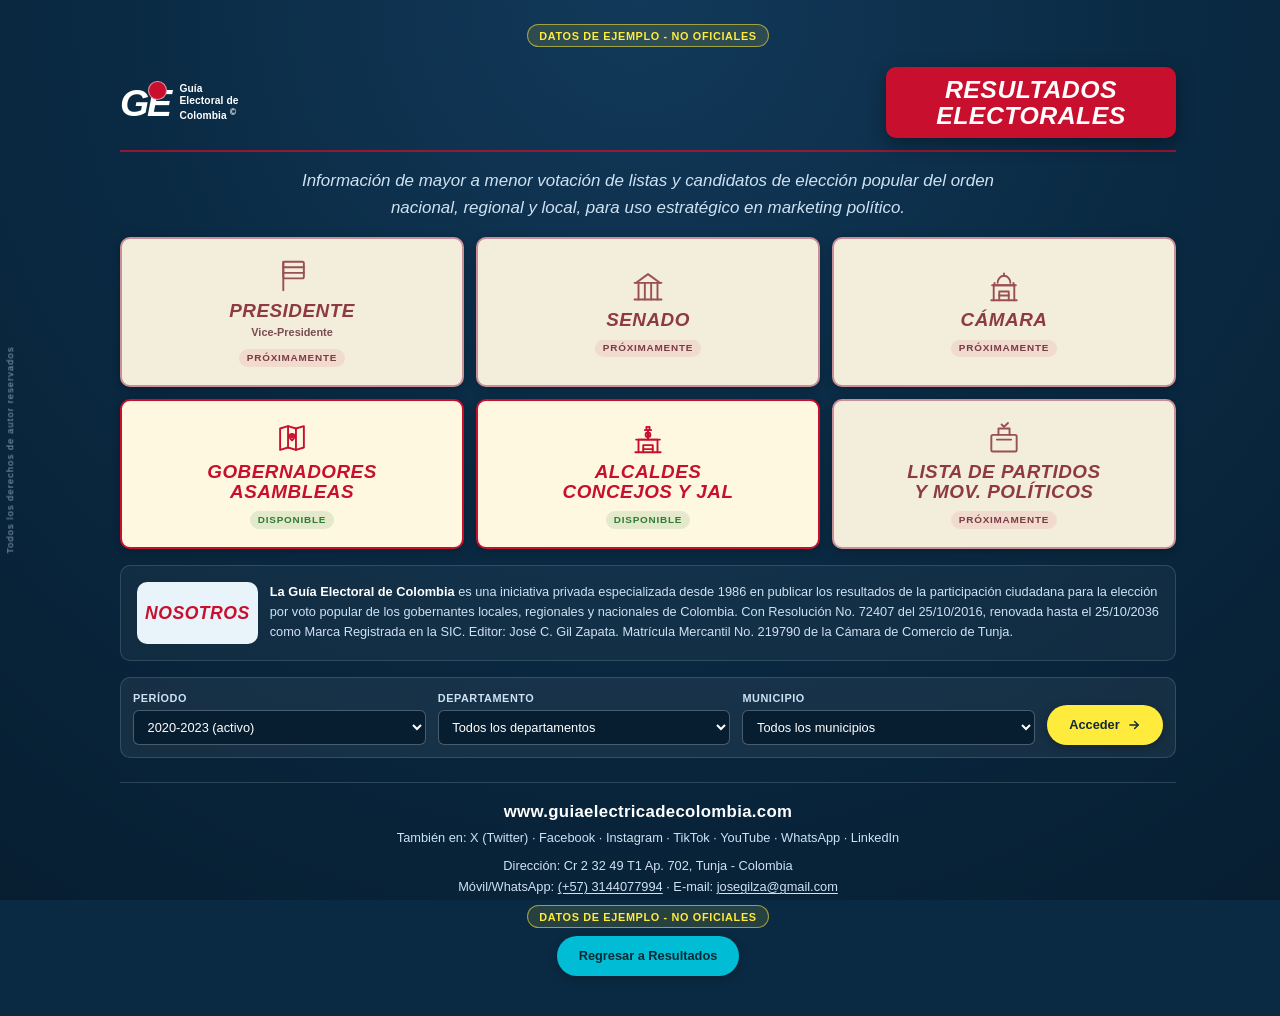
<file: GuiaElectoral_Colombia/03_frontend/menú.html>
<!DOCTYPE html>
<html lang="es">
<head>
  <meta charset="UTF-8">
  <meta name="viewport" content="width=device-width, initial-scale=1.0">
  <meta name="theme-color" content="#0A2A43">
  <meta name="description" content="Menú de resultados electorales de la Guía Electoral de Colombia: gobernaciones, asambleas, alcaldías, concejos y JAL.">
  <title>Guía Electoral de Colombia | Menú de Resultados</title>
  <link rel="stylesheet" href="tokens.css">
</head>
<body class="pagina-menu">

  <a class="salto-contenido" href="#contenido">Saltar al contenido</a>

  <p class="copyright-vertical">Todos los derechos de autor reservados</p>

  <div class="contenedor-principal">

    <p class="marca-datos-banner">Datos de ejemplo - no oficiales</p>

    <header class="header-app">
      <a class="logo-ge" href="bienvenida.html" aria-label="Guía Electoral de Colombia, volver a la bienvenida">
        <span class="logo-ge__monograma" aria-hidden="true">GE<span class="logo-ge__punto"></span></span>
        <span class="logo-ge__texto">Guía<br>Electoral de<br>Colombia <span aria-hidden="true">©</span></span>
      </a>

      <div class="banda-roja banda-roja--header">
        <h1 class="titulo-app titulo-app--header">Resultados<br>Electorales</h1>
      </div>
    </header>

    <main id="contenido">

      <p class="menu-intro">Información de mayor a menor votación de listas y candidatos de elección popular del orden nacional, regional y local, para uso estratégico en marketing político.</p>

      <section class="menu-tiles" aria-label="Módulos de resultados electorales">

        <div class="tile-menu tile-menu--disabled" aria-disabled="true">
          <svg class="tile-menu__icono" viewBox="0 0 48 48" fill="none" stroke="currentColor" stroke-width="2.4" stroke-linecap="round" stroke-linejoin="round" aria-hidden="true" focusable="false">
            <path d="M13 42V6"></path>
            <rect x="13" y="6" width="26" height="21" rx="2"></rect>
            <path d="M13 13h26"></path>
            <path d="M13 20h26"></path>
          </svg>
          <p class="tile-menu__titulo">Presidente</p>
          <p class="tile-menu__subtitulo">Vice-Presidente</p>
          <span class="tile-menu__estado">Próximamente</span>
        </div>

        <div class="tile-menu tile-menu--disabled" aria-disabled="true">
          <svg class="tile-menu__icono" viewBox="0 0 48 48" fill="none" stroke="currentColor" stroke-width="2.4" stroke-linecap="round" stroke-linejoin="round" aria-hidden="true" focusable="false">
            <path d="M7 41h34"></path>
            <path d="M7 20h34"></path>
            <path d="M9 20 24 9l15 11"></path>
            <path d="M12 41V20"></path>
            <path d="M20 41V20"></path>
            <path d="M28 41V20"></path>
            <path d="M36 41V20"></path>
          </svg>
          <p class="tile-menu__titulo">Senado</p>
          <span class="tile-menu__estado">Próximamente</span>
        </div>

        <div class="tile-menu tile-menu--disabled" aria-disabled="true">
          <svg class="tile-menu__icono" viewBox="0 0 48 48" fill="none" stroke="currentColor" stroke-width="2.4" stroke-linecap="round" stroke-linejoin="round" aria-hidden="true" focusable="false">
            <path d="M8 42h32"></path>
            <path d="M11 42V23h26v19"></path>
            <path d="M9 23h30"></path>
            <path d="M12 23v-3"></path>
            <path d="M36 23v-3"></path>
            <path d="M16 20c0-5 3.6-9 8-9s8 4 8 9"></path>
            <path d="M24 11V8"></path>
            <path d="M18 42V31h12v11"></path>
            <path d="M18 36h12"></path>
          </svg>
          <p class="tile-menu__titulo">Cámara</p>
          <span class="tile-menu__estado">Próximamente</span>
        </div>

        <a class="tile-menu tile-menu--activo" href="gobernaciones_asambleas.html">
          <svg class="tile-menu__icono" viewBox="0 0 48 48" fill="none" stroke="currentColor" stroke-width="2.4" stroke-linecap="round" stroke-linejoin="round" aria-hidden="true" focusable="false">
            <path d="M9 12l10-3 10 3 10-3v27l-10 3-10-3-10 3z"></path>
            <path d="M19 9v27"></path>
            <path d="M29 12v27"></path>
            <path d="M24 19a3 3 0 0 1 3 3c0 2-3 5-3 5s-3-3-3-5a3 3 0 0 1 3-3z"></path>
            <circle cx="24" cy="22" r="1"></circle>
          </svg>
          <p class="tile-menu__titulo">Gobernadores<br>Asambleas</p>
          <span class="tile-menu__estado">Disponible</span>
        </a>

        <a class="tile-menu tile-menu--activo" href="alcaldias_concejios.html">
          <svg class="tile-menu__icono" viewBox="0 0 48 48" fill="none" stroke="currentColor" stroke-width="2.4" stroke-linecap="round" stroke-linejoin="round" aria-hidden="true" focusable="false">
            <path d="M8 42h32"></path>
            <path d="M12 42V26h24v16"></path>
            <path d="M9 26h30"></path>
            <path d="M24 26V14"></path>
            <path d="M20 14h8"></path>
            <path d="M22 10h4v4h-4z"></path>
            <circle cx="24" cy="20" r="3"></circle>
            <path d="M24 18v2l1.5 1"></path>
            <path d="M18 42V33h12v9"></path>
            <path d="M18 38h12"></path>
          </svg>
          <p class="tile-menu__titulo">Alcaldes<br>Concejos y JAL</p>
          <span class="tile-menu__estado">Disponible</span>
        </a>

        <div class="tile-menu tile-menu--disabled" aria-disabled="true">
          <svg class="tile-menu__icono" viewBox="0 0 48 48" fill="none" stroke="currentColor" stroke-width="2.4" stroke-linecap="round" stroke-linejoin="round" aria-hidden="true" focusable="false">
            <rect x="8" y="20" width="32" height="21" rx="2"></rect>
            <path d="M17 20V12h14v8"></path>
            <path d="M21 7l3 3 5-5"></path>
            <path d="M15 26h18"></path>
          </svg>
          <p class="tile-menu__titulo">Lista de Partidos<br>y Mov. Políticos</p>
          <span class="tile-menu__estado">Próximamente</span>
        </div>

      </section>

      <section class="nosotros" aria-labelledby="nosotros-titulo">
        <h2 class="nosotros__sello" id="nosotros-titulo">Nosotros</h2>
        <p class="nosotros__texto"><strong>La Guía Electoral de Colombia</strong> es una iniciativa privada especializada desde 1986 en publicar los resultados de la participación ciudadana para la elección por voto popular de los gobernantes locales, regionales y nacionales de Colombia. Con Resolución No. 72407 del 25/10/2016, renovada hasta el 25/10/2036 como Marca Registrada en la SIC. Editor: José C. Gil Zapata. Matrícula Mercantil No. 219790 de la Cámara de Comercio de Tunja.</p>
      </section>

      <section class="filtros-seccion" aria-label="Filtros de consulta electoral">
        <div class="filtros-barra" role="group" aria-label="Período, departamento y municipio">
          <div class="campo-filtro">
            <label for="periodo">Período</label>
            <select id="periodo" name="periodo">
              <option value="2020-2023" selected>2020-2023 (activo)</option>
              <option value="2024-2027">2024-2027 (activo)</option>
              <option value="2028-2031" disabled>2028-2031</option>
            </select>
          </div>

          <div class="campo-filtro">
            <label for="departamento">Departamento</label>
            <select id="departamento" name="departamento">
              <option value="">Todos los departamentos</option>
              <option value="antioquia">Antioquia</option>
              <option value="boyaca">Boyacá</option>
              <option value="cundinamarca">Cundinamarca</option>
              <option value="santander">Santander</option>
              <option value="valle">Valle del Cauca</option>
            </select>
          </div>

          <div class="campo-filtro">
            <label for="municipio">Municipio</label>
            <select id="municipio" name="municipio">
              <option value="">Todos los municipios</option>
              <option value="tunja">Tunja</option>
              <option value="bogota">Bogotá D.C.</option>
              <option value="medellin">Medellín</option>
              <option value="cali">Cali</option>
            </select>
          </div>

          <a class="btn btn--amarillo" href="gobernaciones_asambleas.html" aria-label="Acceder a los resultados de gobernaciones y asambleas">
            Acceder
            <svg viewBox="0 0 24 24" fill="none" stroke="currentColor" stroke-width="2.4" stroke-linecap="round" stroke-linejoin="round" aria-hidden="true" focusable="false">
              <path d="M5 12h14"></path>
              <path d="m13 6 6 6-6 6"></path>
            </svg>
          </a>
        </div>
      </section>

    </main>

    <footer class="footer-app">
      <p class="footer-app__sitio"><a href="https://www.guiaelectricadecolombia.com" target="_blank" rel="noopener noreferrer">www.guiaelectricadecolombia.com</a></p>
      <p class="footer-app__redes">También en: X (Twitter) · Facebook · Instagram · TikTok · YouTube · WhatsApp · LinkedIn</p>
      <p class="footer-app__contacto">Dirección: Cr 2 32 49 T1 Ap. 702, Tunja - Colombia<br>
        Móvil/WhatsApp: <a href="tel:+573144077994">(+57)&nbsp;3144077994</a> · E-mail: <a href="mailto:josegilza@gmail.com">josegilza@gmail.com</a>
      </p>
      <p class="marca-datos-banner">Datos de ejemplo - no oficiales</p>
      <a class="btn btn--cian footer-app__regresar" href="bienvenida.html">Regresar a Resultados</a>
    </footer>

  </div>

</body>
</html>
</file>
<file: GuiaElectoral_Colombia/03_frontend/tokens.css>
/* ============================================================
   GUÍA ELECTORAL DE COLOMBIA — TOKENS Y COMPONENTES
   Paleta: azul marino, rojo, blanco, amarillo, cian y crema.
   Enfoque mobile-first con 3 rangos:
     < 768 px | 768–1023 px | >= 1024 px
   ============================================================ */

:root {
  /* --- Paleta institucional --- */
  --color-fondo: #0A2A43;
  --color-fondo-medio: #0B2C4D;
  --color-fondo-profundo: #071E31;
  --color-superficie: #12395A;
  --color-superficie-transparente: rgba(255, 255, 255, 0.06);
  --color-blanco: #FFFFFF;
  --color-texto: #FFFFFF;
  --color-texto-secundario: #CFE2F3;
  --color-texto-muted: #9DB8D2;
  --color-rojo: #C8102E;
  --color-rojo-oscuro: #A30D25;
  --color-amarillo: #FFEB3B;
  --color-amarillo-oscuro: #E0CC16;
  --color-cian: #00BCD4;
  --color-cian-oscuro: #0097A7;
  --color-verde: #2E7D32;
  --color-morado: #3F51B5;
  --color-crema: #FFF8E1;
  --color-crema-borde: #EADFC0;
  --color-foco: #FFEB3B;
  --color-error: #FF6B6B;
  --color-exito: #66BB6A;

  /* --- Tipografía --- */
  --fuente-titulos: 'Arial Narrow', 'Roboto Condensed', Impact, sans-serif;
  --fuente-cuerpo: 'Segoe UI', Roboto, Arial, sans-serif;
  --texto-xs: 0.68rem;
  --texto-sm: 0.8rem;
  --texto-base: 0.95rem;
  --texto-md: 1.05rem;
  --texto-lg: clamp(1.2rem, 2.6vw, 1.6rem);
  --texto-xl: clamp(1.6rem, 4vw, 2.2rem);
  --texto-2xl: clamp(2.2rem, 7vw, 3.4rem);

  /* --- Espaciado --- */
  --espacio-1: 0.25rem;
  --espacio-2: 0.5rem;
  --espacio-3: 0.75rem;
  --espacio-4: 1rem;
  --espacio-5: 1.25rem;
  --espacio-6: 1.5rem;
  --espacio-8: 2rem;
  --espacio-10: 2.5rem;
  --espacio-12: 3rem;

  /* --- Radios --- */
  --radio-xs: 4px;
  --radio-sm: 6px;
  --radio-md: 10px;
  --radio-lg: 16px;
  --radio-pill: 999px;

  /* --- Sombras --- */
  --sombra-suave: 0 2px 8px rgba(0, 0, 0, 0.25);
  --sombra-media: 0 6px 18px rgba(0, 0, 0, 0.35);
  --sombra-fuerte: 0 12px 30px rgba(0, 0, 0, 0.45);
  --sombra-foco: 0 0 0 3px rgba(255, 235, 59, 0.35);

  /* --- Transiciones --- */
  --transicion-rapida: 160ms ease;
  --transicion-media: 240ms ease;

  /* --- Dimensiones --- */
  --ancho-maximo: 1120px;
  --ancho-lectura: 840px;
  --altura-minima-tile: 150px;
}

/* ============================================================
   1. RESET Y BASE
   ============================================================ */

*,
*::before,
*::after {
  box-sizing: border-box;
}

html {
  font-size: 100%;
  scroll-behavior: smooth;
  -webkit-text-size-adjust: 100%;
}

body {
  margin: 0;
  min-height: 100vh;
  overflow-x: hidden;
  font-family: var(--fuente-cuerpo);
  font-size: var(--texto-base);
  line-height: 1.5;
  color: var(--color-texto);
  background-color: var(--color-fondo);
  background-image:
    radial-gradient(circle at 50% 0%, #12395A 0%, var(--color-fondo) 48%, var(--color-fondo-profundo) 100%);
  background-attachment: fixed;
  -webkit-font-smoothing: antialiased;
  -moz-osx-font-smoothing: grayscale;
}

img,
svg {
  display: block;
  max-width: 100%;
}

img {
  height: auto;
}

h1,
h2,
h3,
p,
figure {
  margin-top: 0;
}

a {
  color: var(--color-cian);
  text-decoration-thickness: 1px;
  text-underline-offset: 2px;
}

a:hover {
  color: #4DD0E1;
}

:focus-visible {
  outline: 3px solid var(--color-foco);
  outline-offset: 3px;
}

::selection {
  background: var(--color-amarillo);
  color: #2B2200;
}

.sr-only {
  position: absolute;
  width: 1px;
  height: 1px;
  padding: 0;
  margin: -1px;
  overflow: hidden;
  clip: rect(0 0 0 0);
  white-space: nowrap;
  border: 0;
}

.salto-contenido {
  position: fixed;
  top: var(--espacio-2);
  left: var(--espacio-2);
  z-index: 1000;
  padding: var(--espacio-2) var(--espacio-4);
  border-radius: var(--radio-sm);
  background: var(--color-amarillo);
  color: #102A3D;
  font-weight: 700;
  text-decoration: none;
  transform: translateY(-200%);
  transition: transform var(--transicion-rapida);
}

.salto-contenido:focus {
  transform: translateY(0);
  color: #102A3D;
}

/* ============================================================
   2. LAYOUT GENERAL
   ============================================================ */

.contenedor-principal {
  width: 100%;
  max-width: var(--ancho-maximo);
  margin: 0 auto;
  padding: var(--espacio-2) var(--espacio-4) var(--espacio-8) var(--espacio-5);
}

.contenedor {
  width: 100%;
  max-width: var(--ancho-maximo);
  margin: 0 auto;
  padding: var(--espacio-4);
}

.pagina-bienvenida .contenedor-principal {
  display: flex;
  flex-direction: column;
  min-height: 100vh;
  max-width: var(--ancho-lectura);
}

.pagina-bienvenida .bienvenida {
  flex: 1 0 auto;
  justify-content: center;
}

/* ============================================================
   3. MARCA DE DATOS DE EJEMPLO
   ============================================================ */

.marca-datos-banner {
  display: flex;
  width: fit-content;
  max-width: 100%;
  align-items: center;
  justify-content: center;
  gap: var(--espacio-1);
  margin: var(--espacio-2) auto var(--espacio-3);
  padding: 0.22rem 0.7rem;
  border: 1px solid rgba(255, 235, 59, 0.55);
  border-radius: var(--radio-pill);
  background: rgba(255, 235, 59, 0.12);
  color: var(--color-amarillo);
  font-family: var(--fuente-cuerpo);
  font-size: var(--texto-xs);
  font-weight: 700;
  line-height: 1.3;
  letter-spacing: 0.06em;
  text-align: center;
  text-transform: uppercase;
}

.marca-footer {
  display: inline-block;
  color: var(--color-texto-muted);
  font-size: var(--texto-xs);
}

/* ============================================================
   4. HEADER, LOGO GE Y BANDA ROJA
   ============================================================ */

.header-app {
  display: flex;
  flex-direction: column;
  align-items: center;
  justify-content: space-between;
  gap: var(--espacio-3);
  margin-bottom: var(--espacio-4);
  padding: var(--espacio-2) 0 var(--espacio-3);
  border-bottom: 2px solid rgba(200, 16, 46, 0.72);
}

.logo-ge {
  display: inline-flex;
  align-items: center;
  gap: 0.6rem;
  color: var(--color-blanco);
  line-height: 1;
  text-decoration: none;
}

.logo-ge:hover {
  color: var(--color-blanco);
}

.logo-ge__monograma {
  position: relative;
  display: inline-block;
  font-family: var(--fuente-titulos);
  font-size: 2.35rem;
  font-weight: 700;
  font-style: italic;
  line-height: 0.8;
  letter-spacing: -0.06em;
}

.logo-ge__punto {
  position: absolute;
  top: -0.18em;
  left: 56%;
  width: 0.5em;
  height: 0.5em;
  border: 1px solid rgba(255, 255, 255, 0.55);
  border-radius: 50%;
  background: var(--color-rojo);
}

.logo-ge__texto {
  display: block;
  font-family: var(--fuente-cuerpo);
  font-size: 0.64rem;
  font-weight: 600;
  line-height: 1.15;
  letter-spacing: 0.01em;
  text-align: left;
}

.logo-ge__texto span {
  font-size: 0.55rem;
  vertical-align: super;
}

.logo-ge--grande {
  gap: 0.75rem;
}

.logo-ge--grande .logo-ge__monograma {
  font-size: 3rem;
}

.logo-ge--grande .logo-ge__texto {
  font-size: 0.72rem;
}

.banda-roja {
  display: inline-block;
  width: 100%;
  max-width: 100%;
  padding: 0.6rem 1.1rem;
  border-radius: var(--radio-md);
  background: var(--color-rojo);
  color: var(--color-blanco);
  box-shadow: var(--sombra-media);
  text-align: center;
}

.banda-roja--header {
  width: 100%;
}

.titulo-app {
  margin: 0;
  font-family: var(--fuente-titulos);
  font-size: var(--texto-xl);
  font-weight: 700;
  font-style: italic;
  line-height: 1.05;
  letter-spacing: 0.5px;
  text-transform: uppercase;
}

.titulo-app--header {
  font-size: clamp(1.15rem, 3vw, 1.55rem);
}

.titulo-secundario {
  margin: 0;
  color: var(--color-texto-secundario);
  font-size: var(--texto-md);
}

.titulo {
  margin: 0 0 var(--espacio-2);
  font-family: var(--fuente-titulos);
  font-weight: 700;
  font-style: italic;
  letter-spacing: 0.5px;
  text-transform: uppercase;
}

.flag {
  color: var(--color-amarillo);
}

.logo {
  display: flex;
  align-items: center;
  gap: var(--espacio-2);
  color: var(--color-blanco);
  text-decoration: none;
}

/* ============================================================
   5. BOTONES
   ============================================================ */

.btn {
  display: inline-flex;
  align-items: center;
  justify-content: center;
  gap: 0.45rem;
  max-width: 100%;
  padding: 0.62rem 1.25rem;
  border: 2px solid transparent;
  border-radius: var(--radio-pill);
  font-family: var(--fuente-cuerpo);
  font-size: var(--texto-sm);
  font-weight: 700;
  line-height: 1.2;
  text-align: center;
  text-decoration: none;
  cursor: pointer;
  transition:
    background-color var(--transicion-rapida),
    border-color var(--transicion-rapida),
    color var(--transicion-rapida),
    transform var(--transicion-rapida),
    box-shadow var(--transicion-rapida);
}

.btn:hover {
  transform: translateY(-2px);
  box-shadow: var(--sombra-media);
}

.btn:active {
  transform: translateY(0);
}

.btn:focus-visible {
  outline: 3px solid var(--color-foco);
  outline-offset: 3px;
}

.btn svg {
  flex: none;
  width: 1.1em;
  height: 1.1em;
}

.btn--cian {
  background: var(--color-cian);
  color: #062A36;
  box-shadow: var(--sombra-suave);
}

.btn--cian:hover {
  background: #26C6DA;
  color: #062A36;
}

.btn--amarillo {
  background: var(--color-amarillo);
  color: #102A3D;
  box-shadow: var(--sombra-suave);
}

.btn--amarillo:hover {
  background: var(--color-amarillo-oscuro);
  color: #102A3D;
}

.btn--rojo {
  background: var(--color-rojo);
  color: var(--color-blanco);
}

.btn--rojo:hover {
  background: var(--color-rojo-oscuro);
  color: var(--color-blanco);
}

.btn--fantasma {
  border-color: rgba(207, 226, 243, 0.45);
  background: transparent;
  color: var(--color-texto-secundario);
}

.btn--fantasma:hover {
  border-color: var(--color-cian);
  color: var(--color-blanco);
}

.btn[disabled],
.btn[aria-disabled="true"],
.btn:disabled {
  opacity: 0.55;
  cursor: not-allowed;
  transform: none;
  box-shadow: none;
}

.btn-acceder {
  display: inline-flex;
  align-items: center;
  justify-content: center;
  gap: 0.4rem;
  padding: 0.55rem 1.1rem;
  border: 2px solid transparent;
  border-radius: var(--radio-pill);
  background: var(--color-amarillo);
  color: #102A3D;
  font-family: var(--fuente-cuerpo);
  font-size: var(--texto-sm);
  font-weight: 700;
  line-height: 1.2;
  text-decoration: none;
  cursor: pointer;
  transition:
    background-color var(--transicion-rapida),
    transform var(--transicion-rapida);
}

.btn-acceder:hover {
  background: var(--color-amarillo-oscuro);
  color: #102A3D;
  transform: translateY(-2px);
}

/* ============================================================
   6. PANTALLA DE BIENVENIDA
   ============================================================ */

.bienvenida {
  display: flex;
  flex-direction: column;
  align-items: center;
  gap: var(--espacio-3);
}

.bienvenida__cabecera {
  display: flex;
  flex-direction: column;
  align-items: center;
  gap: var(--espacio-2);
  padding-top: var(--espacio-1);
  text-align: center;
}

.republica {
  margin: 0;
  color: var(--color-blanco);
  font-size: var(--texto-sm);
  font-weight: 600;
  letter-spacing: 0.03em;
}

.escudo-ribbon {
  display: flex;
  flex-direction: column;
  align-items: center;
}

.escudo-circulo {
  display: flex;
  align-items: center;
  justify-content: center;
  width: 76px;
  height: 76px;
  overflow: hidden;
  border: 3px solid rgba(255, 255, 255, 0.92);
  border-radius: 50%;
  background: var(--color-blanco);
  box-shadow: var(--sombra-media);
}

.escudo-circulo img {
  width: 60px;
  height: auto;
}

.bandera-cinta {
  width: 52px;
  height: 96px;
  margin-top: -5px;
  filter: drop-shadow(0 5px 7px rgba(0, 0, 0, 0.35));
}

.bienvenida__logo {
  margin-top: var(--espacio-1);
}

.bienvenida__tarjeta {
  width: 100%;
  overflow: hidden;
  border: 1px solid rgba(207, 226, 243, 0.16);
  border-radius: var(--radio-md);
  background: var(--color-fondo-medio);
  box-shadow: var(--sombra-fuerte);
}

.bienvenida__hero {
  position: relative;
  margin: 0;
  background: var(--color-fondo-medio);
}

.bienvenida__hero img {
  width: 100%;
  height: clamp(220px, 38vw, 340px);
  object-fit: cover;
  object-position: center 58%;
}

.bienvenida__hero::after {
  content: "";
  position: absolute;
  inset: 0;
  background: linear-gradient(
    180deg,
    rgba(10, 42, 67, 0.28) 0%,
    rgba(10, 42, 67, 0.05) 38%,
    rgba(11, 44, 77, 0.72) 86%,
    var(--color-fondo-medio) 100%
  );
  pointer-events: none;
}

.bienvenida__bloque {
  position: relative;
  z-index: 1;
  padding: var(--espacio-4) var(--espacio-4) var(--espacio-5);
  background: var(--color-fondo-medio);
}

.bienvenida__lema {
  margin: 0 0 var(--espacio-3);
  color: var(--color-blanco);
  font-size: clamp(1rem, 2.8vw, 1.35rem);
  font-weight: 400;
  line-height: 1.4;
  text-align: center;
}

.bienvenida__acciones {
  display: flex;
  flex-direction: column;
  align-items: center;
  justify-content: space-between;
  gap: var(--espacio-3);
}

.bienvenida__titulo {
  margin: 0;
  color: var(--color-blanco);
  font-family: var(--fuente-cuerpo);
  font-size: var(--texto-2xl);
  font-style: italic;
  font-weight: 600;
  line-height: 1;
  letter-spacing: -0.02em;
}

.btn--ingresar {
  padding: 0.7rem 1.15rem;
  font-size: var(--texto-sm);
}

/* ============================================================
   7. MENÚ DE RESULTADOS
   ============================================================ */

.menu-intro {
  max-width: 720px;
  margin: 0 auto var(--espacio-4);
  color: var(--color-texto-secundario);
  font-size: clamp(0.92rem, 2vw, 1.06rem);
  font-style: italic;
  line-height: 1.55;
  text-align: center;
}

.menu-tiles {
  display: grid;
  grid-template-columns: 1fr;
  gap: var(--espacio-3);
  margin: 0 0 var(--espacio-4);
}

.tile-menu {
  position: relative;
  display: flex;
  flex-direction: column;
  align-items: center;
  justify-content: center;
  gap: 0.35rem;
  min-height: 132px;
  padding: var(--espacio-3) var(--espacio-3);
  border: 2px solid var(--color-rojo);
  border-radius: var(--radio-md);
  background: var(--color-crema);
  color: var(--color-rojo);
  font-family: var(--fuente-cuerpo);
  text-align: center;
  text-decoration: none;
  box-shadow: var(--sombra-suave);
  transition:
    background-color var(--transicion-rapida),
    border-color var(--transicion-rapida),
    color var(--transicion-rapida),
    transform var(--transicion-rapida),
    box-shadow var(--transicion-rapida);
}

.tile-menu__icono {
  width: 38px;
  height: 38px;
  color: var(--color-rojo);
  flex: none;
}

.tile-menu__titulo {
  margin: 0;
  font-family: var(--fuente-titulos);
  font-size: clamp(1rem, 2.2vw, 1.18rem);
  font-weight: 700;
  font-style: italic;
  line-height: 1.05;
  letter-spacing: 0.5px;
  text-transform: uppercase;
}

.tile-menu__subtitulo {
  margin: 0;
  color: var(--color-rojo-oscuro);
  font-family: var(--fuente-cuerpo);
  font-size: var(--texto-xs);
  font-weight: 600;
  line-height: 1.25;
  text-transform: none;
}

.tile-menu__estado {
  display: inline-block;
  margin-top: var(--espacio-1);
  padding: 0.12rem 0.5rem;
  border-radius: var(--radio-pill);
  background: rgba(200, 16, 46, 0.08);
  color: #7A3B45;
  font-family: var(--fuente-cuerpo);
  font-size: 0.62rem;
  font-weight: 700;
  line-height: 1.4;
  letter-spacing: 0.08em;
  text-transform: uppercase;
}

.tile-menu--activo {
  cursor: pointer;
}

.tile-menu--activo:hover {
  border-color: var(--color-rojo-oscuro);
  background: #FFFDF4;
  color: var(--color-rojo-oscuro);
  transform: translateY(-3px);
  box-shadow: var(--sombra-media);
}

.tile-menu--activo:active {
  transform: translateY(-1px);
}

.tile-menu--activo:focus-visible {
  outline: 3px solid var(--color-morado);
  outline-offset: 3px;
}

.tile-menu--activo .tile-menu__estado {
  background: rgba(46, 125, 50, 0.12);
  color: var(--color-verde);
}

.tile-menu--disabled {
  border-color: #C98F98;
  background: #F3EDDC;
  color: #8E3A44;
  cursor: not-allowed;
}

.tile-menu--disabled .tile-menu__icono {
  color: #8E3A44;
  opacity: 0.88;
}

.tile-menu--disabled .tile-menu__titulo {
  color: #8E3A44;
}

.tile-menu--disabled .tile-menu__subtitulo {
  color: #7A4A52;
}

.tile-menu--disabled .tile-menu__estado {
  color: #7A3B45;
}

/* --- Bloque Nosotros --- */

.nosotros {
  display: flex;
  flex-direction: column;
  gap: var(--espacio-3);
  margin: 0 0 var(--espacio-4);
  padding: var(--espacio-3);
  border: 1px solid rgba(207, 226, 243, 0.16);
  border-radius: var(--radio-md);
  background: rgba(255, 255, 255, 0.04);
}

.nosotros__sello {
  display: flex;
  flex: none;
  align-self: flex-start;
  align-items: center;
  justify-content: center;
  min-width: 118px;
  min-height: 62px;
  margin: 0;
  padding: var(--espacio-2);
  border-radius: var(--radio-md);
  background: #E8F4FA;
  color: var(--color-rojo);
  font-family: var(--fuente-titulos);
  font-size: 1.1rem;
  font-weight: 700;
  font-style: italic;
  letter-spacing: 0.5px;
  text-transform: uppercase;
}

.nosotros__texto {
  margin: 0;
  color: var(--color-texto-secundario);
  font-size: var(--texto-sm);
  line-height: 1.55;
}

.nosotros__texto strong {
  color: var(--color-blanco);
}

/* --- Filtros --- */

.filtros-seccion {
  margin: 0;
  padding: var(--espacio-3);
  border: 1px solid rgba(207, 226, 243, 0.16);
  border-radius: var(--radio-md);
  background: var(--color-superficie-transparente);
}

.filtros-barra {
  display: flex;
  flex-direction: column;
  gap: var(--espacio-2);
}

.campo-filtro {
  display: flex;
  flex: 0 0 auto;
  flex-direction: column;
  gap: var(--espacio-1);
  min-width: 0;
}

.campo-filtro label {
  color: var(--color-texto-secundario);
  font-size: var(--texto-xs);
  font-weight: 700;
  letter-spacing: 0.05em;
  text-transform: uppercase;
}

.campo-filtro select {
  width: 100%;
  padding: 0.48rem 0.6rem;
  border: 1px solid rgba(207, 226, 243, 0.32);
  border-radius: var(--radio-sm);
  background-color: var(--color-fondo-profundo);
  color: var(--color-blanco);
  font-family: var(--fuente-cuerpo);
  font-size: var(--texto-sm);
  cursor: pointer;
  transition: border-color var(--transicion-rapida);
}

.campo-filtro select:hover {
  border-color: var(--color-cian);
}

.campo-filtro select:focus-visible {
  outline: 3px solid var(--color-foco);
  outline-offset: 2px;
}

.campo-filtro select option {
  background: var(--color-fondo-profundo);
  color: var(--color-blanco);
}

.filtros-barra .btn {
  width: 100%;
}

/* --- Selectores heredados de las pantallas de resultados --- */

.selector-periodo,
.selector-departamento,
.selector-municipio {
  display: flex;
  flex-direction: column;
  gap: var(--espacio-1);
  min-width: 0;
}

.selector-periodo label,
.selector-departamento label,
.selector-municipio label {
  color: var(--color-texto-secundario);
  font-size: var(--texto-xs);
  font-weight: 700;
  letter-spacing: 0.05em;
  text-transform: uppercase;
}

.selector-periodo select,
.selector-departamento select,
.selector-municipio select {
  width: 100%;
  padding: 0.48rem 0.6rem;
  border: 1px solid rgba(207, 226, 243, 0.32);
  border-radius: var(--radio-sm);
  background-color: var(--color-fondo-profundo);
  color: var(--color-blanco);
  font-family: var(--fuente-cuerpo);
  font-size: var(--texto-sm);
  cursor: pointer;
}

.selector-periodo select option,
.selector-departamento select option,
.selector-municipio select option {
  background: var(--color-fondo-profundo);
  color: var(--color-blanco);
}

/* ============================================================
   8. FOOTER Y DERECHOS VERTICALES
   ============================================================ */

.footer-app {
  margin-top: var(--espacio-6);
  padding-top: var(--espacio-4);
  border-top: 1px solid rgba(207, 226, 243, 0.18);
  color: var(--color-texto-secundario);
  font-size: var(--texto-sm);
  text-align: center;
}

.footer-app__marca {
  margin: 0 0 var(--espacio-1);
  color: var(--color-blanco);
  font-weight: 600;
}

.footer-app__sitio {
  margin: 0 0 var(--espacio-1);
  color: var(--color-blanco);
  font-size: var(--texto-md);
  font-weight: 700;
  letter-spacing: 0.02em;
}

.footer-app__sitio a {
  color: var(--color-blanco);
  text-decoration: none;
}

.footer-app__sitio a:hover {
  color: var(--color-cian);
  text-decoration: underline;
}

.footer-app__redes {
  margin: 0 0 var(--espacio-2);
  color: var(--color-texto-secundario);
  font-size: var(--texto-sm);
}

.footer-app__contacto {
  margin: 0 0 var(--espacio-2);
  color: var(--color-texto-secundario);
  font-size: var(--texto-sm);
  line-height: 1.65;
}

.footer-app__contacto a {
  color: var(--color-texto-secundario);
}

.footer-app__contacto a:hover {
  color: var(--color-cian);
}

.footer-app__regresar {
  margin-top: var(--espacio-1);
}

.footer-app .marca-datos-banner {
  margin-top: var(--espacio-2);
  margin-bottom: var(--espacio-1);
}

.footer-app__enlaces {
  display: flex;
  flex-wrap: wrap;
  gap: var(--espacio-1) var(--espacio-3);
  justify-content: center;
  margin: var(--espacio-2) 0 0;
}

.footer-app__enlaces a {
  color: var(--color-texto-secundario);
  font-size: var(--texto-xs);
  text-decoration: none;
}

.footer-app__enlaces a:hover {
  color: var(--color-cian);
  text-decoration: underline;
}

.copyright-vertical {
  position: fixed;
  top: 50%;
  left: 0.35rem;
  z-index: 2;
  margin: 0;
  color: rgba(207, 226, 243, 0.68);
  font-family: var(--fuente-cuerpo);
  font-size: 0.58rem;
  letter-spacing: 0.12em;
  line-height: 1;
  writing-mode: vertical-rl;
  transform: translateY(-50%) rotate(180deg);
  pointer-events: none;
  user-select: none;
}

/* ============================================================
   9. TARJETAS DE DATOS Y TABLAS (pantallas de resultados)
   ============================================================ */

.tarjeta-dato {
  padding: var(--espacio-3) var(--espacio-4);
  border: 1px solid rgba(207, 226, 243, 0.16);
  border-left: 4px solid var(--color-cian);
  border-radius: var(--radio-md);
  background: var(--color-superficie-transparente);
}

.tarjeta-dato__valor {
  display: block;
  color: var(--color-amarillo);
  font-family: var(--fuente-titulos);
  font-size: var(--texto-xl);
  font-weight: 700;
  font-style: italic;
  line-height: 1.1;
}

.tarjeta-dato__etiqueta {
  display: block;
  margin-top: var(--espacio-1);
  color: var(--color-texto-secundario);
  font-size: var(--texto-xs);
  font-weight: 600;
  letter-spacing: 0.05em;
  text-transform: uppercase;
}

.tarjeta-dato--verde {
  border-left-color: var(--color-verde);
}

.tarjeta-dato--morado {
  border-left-color: var(--color-morado);
}

.tarjeta-dato--amarillo {
  border-left-color: var(--color-amarillo);
}

.tarjetas-clave {
  display: flex;
  flex-wrap: wrap;
  gap: var(--espacio-3);
  justify-content: center;
  margin: var(--espacio-4) 0;
}

.estadistica-item {
  min-width: 132px;
  padding: var(--espacio-3) var(--espacio-4);
  border: 1px solid rgba(207, 226, 243, 0.16);
  border-radius: var(--radio-md);
  background: var(--color-superficie-transparente);
  text-align: center;
}

.estadistica-item .numero {
  display: block;
  color: var(--color-amarillo);
  font-family: var(--fuente-titulos);
  font-size: var(--texto-xl);
  font-weight: 700;
  font-style: italic;
  line-height: 1.1;
}

.estadistica-item .etiqueta {
  display: block;
  margin-top: var(--espacio-1);
  color: var(--color-texto-secundario);
  font-size: var(--texto-xs);
  font-weight: 600;
  letter-spacing: 0.05em;
  text-transform: uppercase;
}

.contenedor-tabla {
  margin: var(--espacio-3) 0;
  overflow-x: auto;
  border: 1px solid rgba(207, 226, 243, 0.16);
  border-radius: var(--radio-md);
  -webkit-overflow-scrolling: touch;
}

.tabla-resultados {
  width: 100%;
  min-width: 640px;
  border-collapse: collapse;
  color: var(--color-texto);
  font-family: var(--fuente-cuerpo);
  font-size: 0.72rem;
}

.tabla-resultados caption {
  padding: var(--espacio-2);
  color: var(--color-texto-secundario);
  font-size: var(--texto-xs);
  text-align: left;
}

.tabla-resultados th {
  padding: 0.5rem 0.55rem;
  border-bottom: 2px solid rgba(0, 0, 0, 0.22);
  background: var(--color-rojo);
  color: var(--color-blanco);
  font-family: var(--fuente-titulos);
  font-size: 0.74rem;
  font-weight: 700;
  font-style: italic;
  letter-spacing: 0.4px;
  text-align: left;
  text-transform: uppercase;
}

.tabla-resultados td {
  padding: 0.46rem 0.55rem;
  border-bottom: 1px solid rgba(207, 226, 243, 0.14);
}

.tabla-resultados tbody tr:nth-child(even) {
  background: rgba(255, 255, 255, 0.03);
}

.tabla-resultados tbody tr:hover {
  background: rgba(0, 188, 212, 0.1);
}

.tabla-resultados tfoot td {
  padding: 0.55rem;
  border-top: 2px solid rgba(255, 235, 59, 0.35);
  color: var(--color-amarillo);
  font-weight: 700;
}

.tabla-resultados .ganador,
.tabla-resultados tr.ganador,
.tabla-resultados tr.elegido {
  background: var(--color-amarillo);
  color: #2B2200;
  font-weight: 700;
}

.tabla-resultados .ganador:hover,
.tabla-resultados tr.ganador:hover,
.tabla-resultados tr.elegido:hover {
  background: var(--color-amarillo-oscuro);
}

.estado-ganador {
  background: var(--color-amarillo) !important;
  color: #2B2200 !important;
}

.estado-vacio {
  color: var(--color-texto-muted);
}

.th-part {
  width: 72px;
  text-align: center;
}

.th-candidatos {
  max-width: 300px;
}

.th-municipio {
  max-width: 200px;
  text-align: center;
}

.th-cierre {
  width: 180px;
  text-align: center;
}

.th-total {
  width: 140px;
  text-align: right;
}

.etiqueta {
  display: block;
  margin-top: var(--espacio-1);
  color: var(--color-texto-muted);
  font-size: var(--texto-xs);
}

/* ============================================================
   10. COMPATIBILIDAD CON CABECERAS Y PIES ANTERIORES
   ============================================================ */

.app-header {
  display: flex;
  flex-wrap: wrap;
  align-items: center;
  justify-content: space-between;
  gap: var(--espacio-2);
  padding: var(--espacio-2) 0;
  border-bottom: 2px solid rgba(200, 16, 46, 0.72);
  background: transparent;
}

.app-footer {
  margin-top: var(--espacio-6);
  padding-top: var(--espacio-4);
  border-top: 1px solid rgba(207, 226, 243, 0.18);
  color: var(--color-texto-secundario);
  font-size: var(--texto-sm);
  text-align: center;
}

/* ============================================================
   11. RESPONSIVE — 3 RANGOS
   ============================================================ */

/* --- Rango 1: móvil (< 768 px) --- */

@media (max-width: 767px) {
  .contenedor-principal {
    padding: var(--espacio-2) var(--espacio-3) var(--espacio-6) var(--espacio-5);
  }

  .bienvenida__bloque {
    padding: var(--espacio-3) var(--espacio-3) var(--espacio-4);
  }

  .bienvenida__acciones {
    align-items: center;
    text-align: center;
  }

  .menu-tiles {
    gap: var(--espacio-2);
  }

  .tile-menu {
    min-height: 118px;
    padding: var(--espacio-2) var(--espacio-3);
  }

  .tile-menu__icono {
    width: 34px;
    height: 34px;
  }

  .nosotros__sello {
    min-height: 48px;
  }

  .filtros-barra .btn {
    width: 100%;
  }

  .copyright-vertical {
    font-size: 0.52rem;
    left: 0.2rem;
  }

  .tabla-resultados {
    font-size: 0.7rem;
  }
}

/* --- Rango 2: tablet (768–1023 px) --- */

@media (min-width: 768px) and (max-width: 1023px) {
  .contenedor-principal {
    padding: var(--espacio-3) var(--espacio-5) var(--espacio-8) var(--espacio-8);
  }

  .header-app {
    flex-direction: row;
    gap: var(--espacio-4);
  }

  .banda-roja {
    width: auto;
    min-width: 250px;
    max-width: 420px;
  }

  .bienvenida__acciones {
    flex-direction: row;
    align-items: center;
    text-align: left;
  }

  .bienvenida__lema {
    text-align: left;
  }

  .menu-tiles {
    grid-template-columns: repeat(2, minmax(0, 1fr));
  }

  .nosotros {
    flex-direction: row;
    align-items: flex-start;
  }

  .filtros-barra {
    flex-direction: row;
    flex-wrap: wrap;
    align-items: flex-end;
    justify-content: center;
  }

  .campo-filtro {
    flex: 1 1 170px;
  }

  .filtros-barra .btn {
    width: auto;
    flex: 0 0 auto;
  }

  .tabla-resultados {
    font-size: 0.8rem;
  }

  .tabla-resultados th {
    font-size: 0.8rem;
  }

  .tabla-resultados td {
    padding: 0.5rem 0.65rem;
  }
}

/* --- Rango 3: escritorio (>= 1024 px) --- */

@media (min-width: 1024px) {
  .contenedor-principal {
    padding: var(--espacio-4) var(--espacio-6) var(--espacio-10) var(--espacio-10);
  }

  .header-app {
    flex-direction: row;
    gap: var(--espacio-4);
  }

  .banda-roja {
    width: auto;
    min-width: 290px;
    max-width: 460px;
  }

  .bienvenida__acciones {
    flex-direction: row;
    align-items: center;
    text-align: left;
  }

  .bienvenida__lema {
    text-align: left;
  }

  .bienvenida__hero img {
    height: 340px;
  }

  .menu-tiles {
    grid-template-columns: repeat(3, minmax(0, 1fr));
    gap: var(--espacio-3);
  }

  .tile-menu {
    min-height: var(--altura-minima-tile);
  }

  .nosotros {
    flex-direction: row;
    align-items: flex-start;
    padding: var(--espacio-4);
  }

  .filtros-barra {
    flex-direction: row;
    flex-wrap: wrap;
    align-items: flex-end;
    justify-content: center;
    gap: var(--espacio-3);
  }

  .campo-filtro {
    flex: 1 1 170px;
  }

  .filtros-barra .btn {
    width: auto;
    flex: 0 0 auto;
  }

  .footer-app {
    font-size: var(--texto-base);
  }

  .tabla-resultados {
    font-size: 0.85rem;
  }

  .tabla-resultados th {
    font-size: 0.85rem;
  }

  .tabla-resultados td {
    padding: 0.55rem 0.7rem;
  }
}

/* ============================================================
   12. MOVIMIENTO REDUCIDO
   ============================================================ */

@media (prefers-reduced-motion: reduce) {
  html {
    scroll-behavior: auto;
  }

  *,
  *::before,
  *::after {
    animation-duration: 0.01ms !important;
    animation-iteration-count: 1 !important;
    transition-duration: 0.01ms !important;
  }

  .btn:hover,
  .tile-menu--activo:hover,
  .btn-acceder:hover {
    transform: none;
  }
}
</file>
